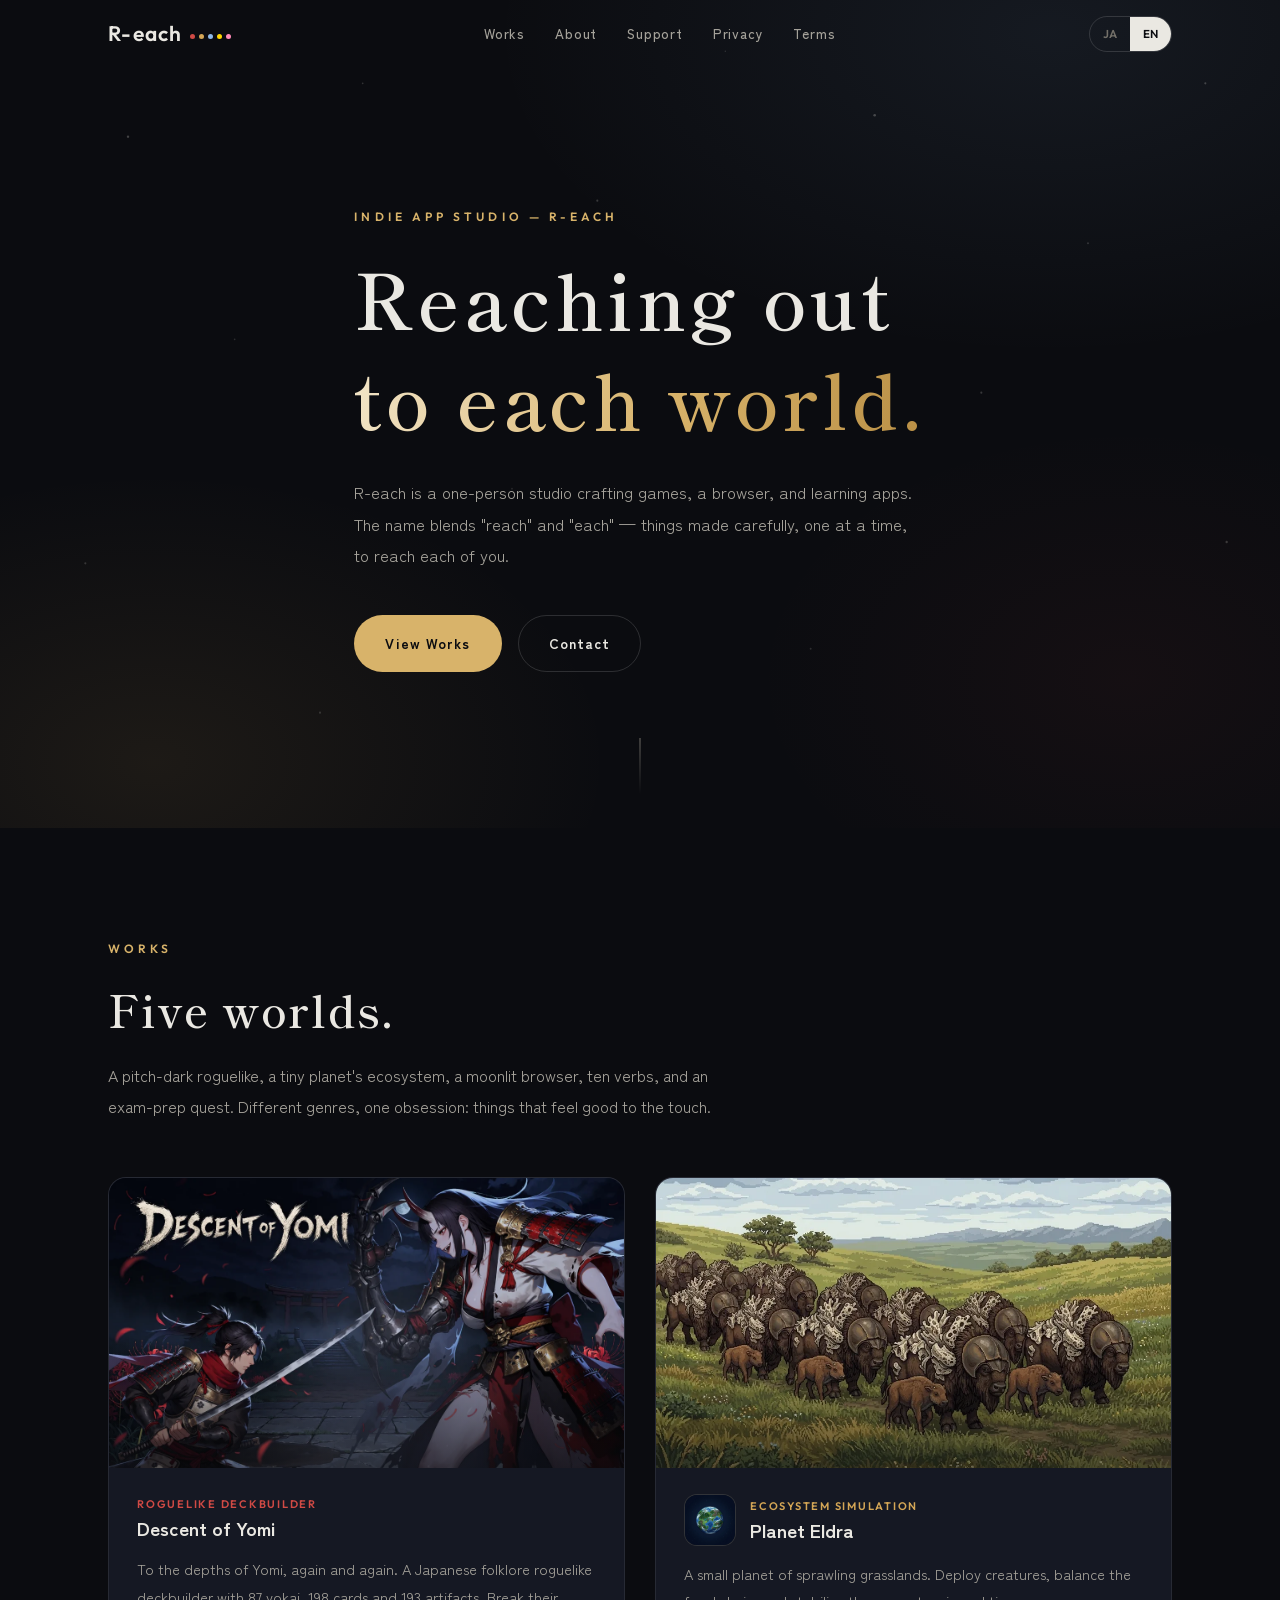
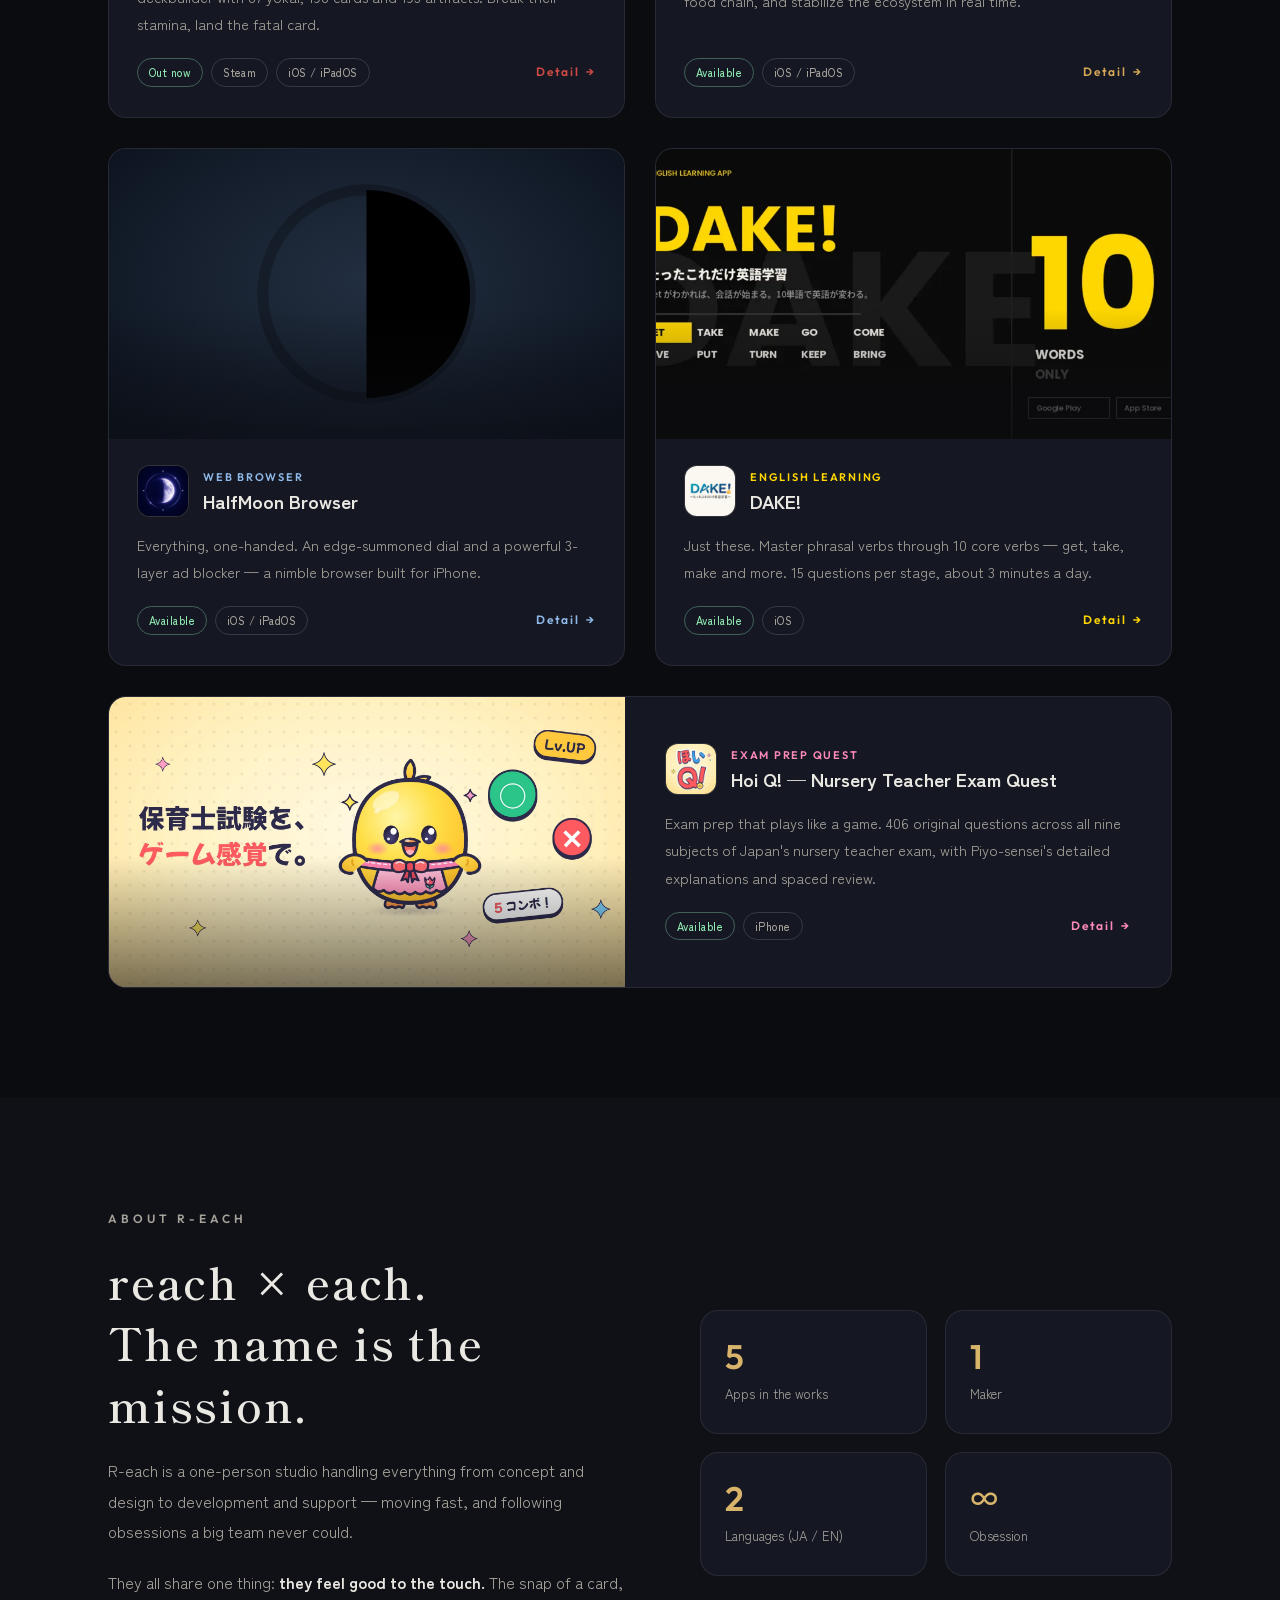
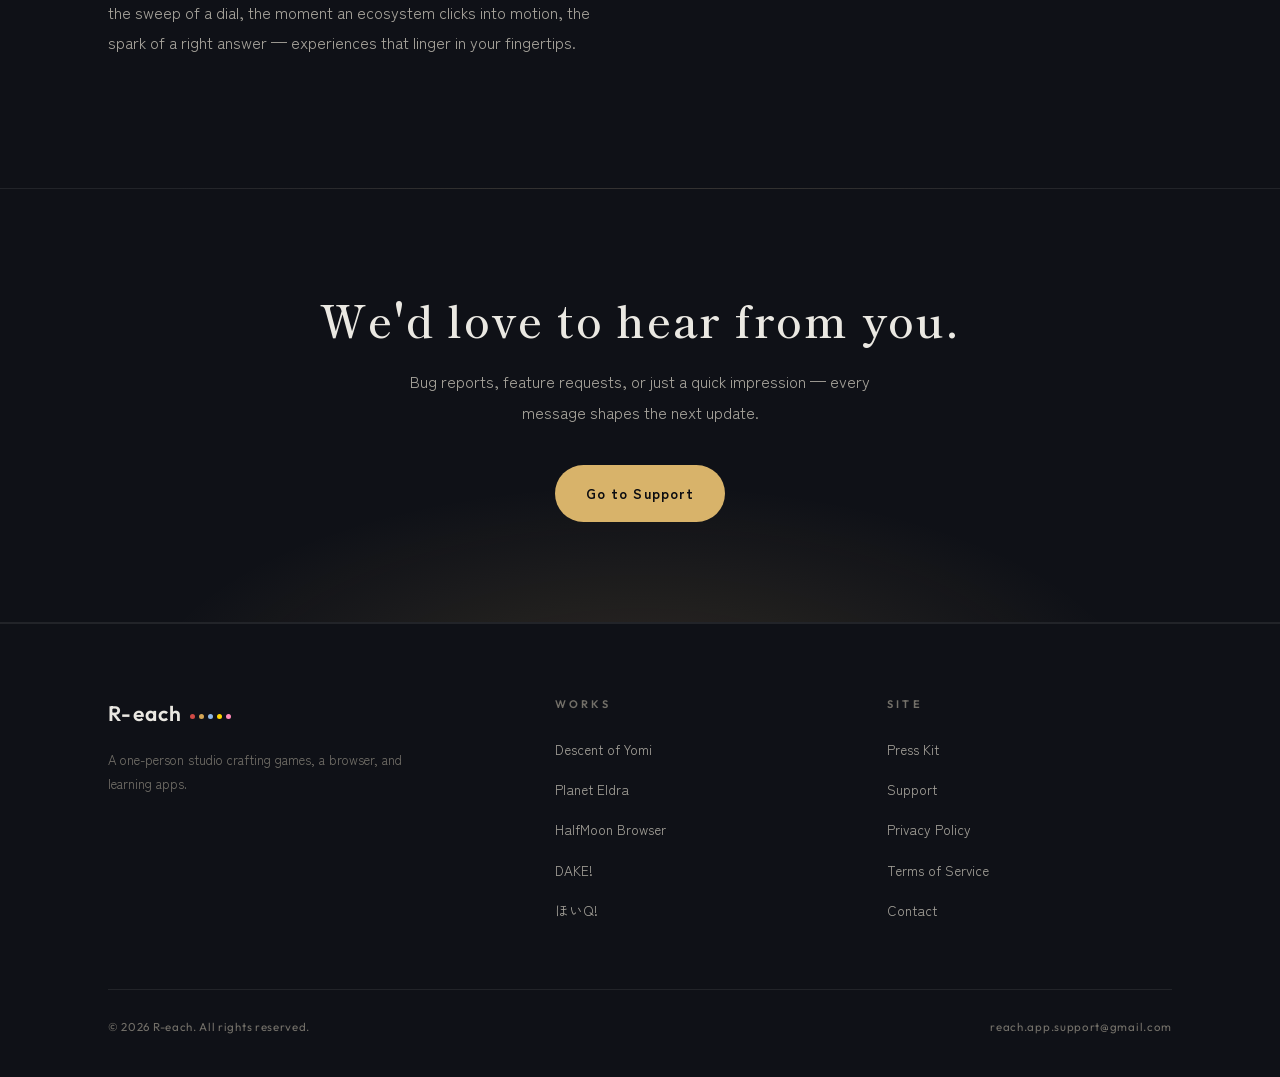
<file: index.html>
<!DOCTYPE html>
<html lang="ja" data-l="ja">
<head>
<meta charset="UTF-8">
<meta name="viewport" content="width=device-width, initial-scale=1.0">
<title>R-each | インディーアプリスタジオ — Descent of Yomi / 惑星エルドラ / HalfMoon Browser / DAKE! / ほいQ!</title>
<meta name="description" content="R-each(リーチ)は、ゲームからブラウザ、学習アプリまでを手掛ける個人開発スタジオ。Descent of Yomi、惑星エルドラ、HalfMoon Browser、DAKE!、ほいQ! を開発しています。">
<meta property="og:type" content="website">
<meta property="og:title" content="R-each — それぞれの世界へ、手を伸ばす。">
<meta property="og:description" content="ゲームからブラウザ、学習アプリまで。個人開発スタジオ R-each の公式サイト。">
<meta property="og:url" content="https://r-each0801.github.io/web/">
<meta property="og:image" content="https://r-each0801.github.io/web/assets/img/brand/ogp.jpg">
<meta name="twitter:card" content="summary_large_image">
<link rel="icon" type="image/svg+xml" href="assets/img/brand/favicon.svg">
<link rel="preconnect" href="https://fonts.googleapis.com">
<link rel="preconnect" href="https://fonts.gstatic.com" crossorigin>
<link href="https://fonts.googleapis.com/css2?family=Zen+Kaku+Gothic+New:wght@400;500;700&family=Shippori+Mincho:wght@500;600;700&family=Outfit:wght@400;500;600;700&display=swap" rel="stylesheet">
<link rel="stylesheet" href="assets/css/style.css?v=20261026a">
</head>
<body>

<header class="site-header">
  <div class="header-inner">
    <a class="brand-logo" href="index.html">R-each<em><i></i><i></i><i></i><i></i><i></i></em></a>
    <nav class="site-nav">
      <a href="#works"><span class="ja">作品</span><span class="en">Works</span></a>
      <a href="#about"><span class="ja">R-eachについて</span><span class="en">About</span></a>
      <a href="support.html"><span class="ja">サポート</span><span class="en">Support</span></a>
      <a href="privacy.html"><span class="ja">プライバシー</span><span class="en">Privacy</span></a>
      <a href="terms.html"><span class="ja">利用規約</span><span class="en">Terms</span></a>
    </nav>
    <div style="display:flex;align-items:center;gap:10px;">
      <div class="lang-toggle" role="group" aria-label="Language">
        <button type="button" data-lang="ja">JA</button>
        <button type="button" data-lang="en">EN</button>
      </div>
      <button class="nav-burger" type="button" aria-label="Menu"><span></span></button>
    </div>
  </div>
</header>

<main>

  <!-- ===================== HERO ===================== -->
  <section class="hero">
    <div class="hero-bg"></div>
    <svg class="hero-stars" width="100%" height="100%" preserveAspectRatio="xMidYMid slice" viewBox="0 0 1200 800" aria-hidden="true">
      <g fill="#eae8e2">
        <circle cx="120" cy="140" r="1.1" opacity=".5"/><circle cx="340" cy="90" r=".8" opacity=".35"/>
        <circle cx="560" cy="200" r="1" opacity=".4"/><circle cx="820" cy="120" r="1.2" opacity=".5"/>
        <circle cx="1020" cy="240" r=".9" opacity=".35"/><circle cx="1130" cy="90" r="1" opacity=".45"/>
        <circle cx="220" cy="330" r=".8" opacity=".3"/><circle cx="920" cy="380" r="1" opacity=".4"/>
        <circle cx="680" cy="60" r=".7" opacity=".3"/><circle cx="80" cy="540" r="1" opacity=".35"/>
        <circle cx="480" cy="470" r=".8" opacity=".28"/><circle cx="1150" cy="520" r="1.1" opacity=".4"/>
        <circle cx="760" cy="620" r=".9" opacity=".3"/><circle cx="300" cy="680" r="1" opacity=".32"/>
      </g>
    </svg>
    <div class="wrap hero-inner">
      <p class="eyebrow">Indie App Studio — R-each</p>
      <h1>
        <span class="ja">それぞれの世界へ、<br><span class="grad">手を伸ばす。</span></span>
        <span class="en">Reaching out<br><span class="grad">to each world.</span></span>
      </h1>
      <p class="hero-lead">
        <span class="ja">R-each(リーチ)は、ゲームからブラウザ、学習アプリまでを手掛ける個人開発スタジオです。reach × each ― ひとりひとりの毎日にきちんと届くものを、ひとつずつ丁寧に。</span>
        <span class="en">R-each is a one-person studio crafting games, a browser, and learning apps. The name blends "reach" and "each" — things made carefully, one at a time, to reach each of you.</span>
      </p>
      <div class="hero-cta">
        <a class="btn btn-primary" href="#works"><span class="ja">作品を見る</span><span class="en">View Works</span></a>
        <a class="btn btn-ghost" href="support.html"><span class="ja">お問い合わせ</span><span class="en">Contact</span></a>
      </div>
    </div>
    <div class="scroll-cue" aria-hidden="true"></div>
  </section>

  <!-- ===================== WORKS ===================== -->
  <section class="section" id="works">
    <div class="wrap">
      <p class="eyebrow rv">Works</p>
      <h2 class="section-title rv">
        <span class="ja">5つの世界。</span>
        <span class="en">Five worlds.</span>
      </h2>
      <p class="section-lead rv">
        <span class="ja">深い闇のローグライク、小さな惑星の生態系、月あかりのブラウザ、10の動詞、そして保育士試験のクエスト。ジャンルはばらばらでも、「触って気持ちいい」を軸に作っています。</span>
        <span class="en">A pitch-dark roguelike, a tiny planet's ecosystem, a moonlit browser, ten verbs, and an exam-prep quest. Different genres, one obsession: things that feel good to the touch.</span>
      </p>

      <div class="works-grid">

        <!-- Descent of Yomi -->
        <article class="work-card t-yomi rv">
          <a class="card-link" href="apps/descent-of-yomi.html" aria-label="Descent of Yomi"></a>
          <div class="work-visual">
            <img src="assets/img/yomi/capsule_main.webp?v=20261026a" alt="Descent of Yomi ― 黄泉降り キーアート" loading="lazy">
          </div>
          <div class="work-body">
            <div class="work-head">
              <div style="min-width:0;">
                <p class="work-genre">Roguelike Deckbuilder</p>
                <h3 class="work-title"><span class="ja">Descent of Yomi ― 黄泉降り</span><span class="en">Descent of Yomi</span></h3>
              </div>
            </div>
            <p class="work-copy">
              <span class="ja">黄泉の底へ、幾度でも。87体の妖怪が待つ黄泉を198種の札と193種の神器で攻略する和風ローグライク・デッキ構築。気力を削り、致命の一札を叩き込め。</span>
              <span class="en">To the depths of Yomi, again and again. A Japanese folklore roguelike deckbuilder with 87 yokai, 198 cards and 193 artifacts. Break their stamina, land the fatal card.</span>
            </p>
            <div class="work-foot">
              <div class="work-tags">
                <span class="tag status-live"><span class="ja">配信中</span><span class="en">Out now</span></span>
                <span class="tag">Steam</span>
                <span class="tag">iOS / iPadOS</span>
              </div>
              <span class="work-arrow">Detail</span>
            </div>
          </div>
        </article>

        <!-- Planet Eldora -->
        <article class="work-card t-eldora rv">
          <a class="card-link" href="apps/planet-eldora.html" aria-label="惑星エルドラ"></a>
          <div class="work-visual">
            <img src="assets/img/eldora/art_bolg.webp" alt="惑星エルドラ コンセプトアート" loading="lazy">
          </div>
          <div class="work-body">
            <div class="work-head">
              <div class="work-icon"><img src="assets/img/eldora/icon.webp" alt="" loading="lazy"></div>
              <div style="min-width:0;">
                <p class="work-genre">Ecosystem Simulation</p>
                <h3 class="work-title"><span class="ja">惑星エルドラ</span><span class="en">Planet Eldra</span></h3>
              </div>
            </div>
            <p class="work-copy">
              <span class="ja">小さな惑星に広がる草原。生物を配置し、食物連鎖と環境のバランスを取りながら、生態系を安定させるリアルタイム・シミュレーション。</span>
              <span class="en">A small planet of sprawling grasslands. Deploy creatures, balance the food chain, and stabilize the ecosystem in real time.</span>
            </p>
            <div class="work-foot">
              <div class="work-tags">
                <span class="tag status-live"><span class="ja">配信中</span><span class="en">Available</span></span>
                <span class="tag">iOS / iPadOS</span>
              </div>
              <span class="work-arrow">Detail</span>
            </div>
          </div>
        </article>

        <!-- HalfMoon Browser -->
        <article class="work-card t-moon rv">
          <a class="card-link" href="apps/halfmoon-browser.html" aria-label="HalfMoon Browser"></a>
          <div class="work-visual contain" style="background:radial-gradient(480px 300px at 50% 45%, rgba(143,185,232,.16), transparent 70%), #0d1420;">
            <img src="assets/img/halfmoon/glyph.svg" alt="HalfMoon Browser シンボル" loading="lazy">
          </div>
          <div class="work-body">
            <div class="work-head">
              <div class="work-icon"><img src="assets/img/halfmoon/icon.webp" alt="" loading="lazy"></div>
              <div style="min-width:0;">
                <p class="work-genre">Web Browser</p>
                <h3 class="work-title">HalfMoon Browser</h3>
              </div>
            </div>
            <p class="work-copy">
              <span class="ja">片手で、すべて完結。画面の端から呼び出すダイヤル操作と、3層構造の強力な広告ブロック。iPhoneのために作った軽快なブラウザ。</span>
              <span class="en">Everything, one-handed. An edge-summoned dial and a powerful 3-layer ad blocker — a nimble browser built for iPhone.</span>
            </p>
            <div class="work-foot">
              <div class="work-tags">
                <span class="tag status-live"><span class="ja">配信中</span><span class="en">Available</span></span>
                <span class="tag">iOS / iPadOS</span>
              </div>
              <span class="work-arrow">Detail</span>
            </div>
          </div>
        </article>

        <!-- DAKE! -->
        <article class="work-card t-dake rv">
          <a class="card-link" href="apps/dake.html" aria-label="DAKE!"></a>
          <div class="work-visual">
            <img src="assets/img/dake/feature.webp" alt="DAKE! フィーチャーグラフィック" loading="lazy">
          </div>
          <div class="work-body">
            <div class="work-head">
              <div class="work-icon"><img src="assets/img/dake/icon.webp" alt="" loading="lazy"></div>
              <div style="min-width:0;">
                <p class="work-genre">English Learning</p>
                <h3 class="work-title">DAKE!</h3>
              </div>
            </div>
            <p class="work-copy">
              <span class="ja">たったこれだけ。get / take / make ― 10の基本動詞で句動詞をマスターする英語学習アプリ。1ステージ15問、約3分で毎日続く。</span>
              <span class="en">Just these. Master phrasal verbs through 10 core verbs — get, take, make and more. 15 questions per stage, about 3 minutes a day.</span>
            </p>
            <div class="work-foot">
              <div class="work-tags">
                <span class="tag status-live"><span class="ja">配信中</span><span class="en">Available</span></span>
                <span class="tag">iOS</span>
              </div>
              <span class="work-arrow">Detail</span>
            </div>
          </div>
        </article>

        <!-- ほいQ! -->
        <article class="work-card t-hoiq wide rv">
          <a class="card-link" href="apps/hoiq.html" aria-label="ほいQ!"></a>
          <div class="work-visual">
            <img src="assets/img/hoiq/feature.webp" alt="ほいQ! フィーチャーグラフィック" loading="lazy">
          </div>
          <div class="work-body">
            <div class="work-head">
              <div class="work-icon"><img src="assets/img/hoiq/icon.webp" alt="" loading="lazy"></div>
              <div style="min-width:0;">
                <p class="work-genre">Exam Prep Quest</p>
                <h3 class="work-title"><span class="ja">ほいQ! 保育士試験クエスト</span><span class="en">Hoi Q! — Nursery Teacher Exam Quest</span></h3>
              </div>
            </div>
            <p class="work-copy">
              <span class="ja">保育士試験を、ゲーム感覚で。本試験と同じ形式のオリジナル予想問題・全9科目406問を、ぴよ先生のくわしい解説と忘れかけたころの復習で毎日コツコツ。</span>
              <span class="en">Exam prep that plays like a game. 406 original questions across all nine subjects of Japan's nursery teacher exam, with Piyo-sensei's detailed explanations and spaced review.</span>
            </p>
            <div class="work-foot">
              <div class="work-tags">
                <span class="tag status-live"><span class="ja">配信中</span><span class="en">Available</span></span>
                <span class="tag">iPhone</span>
              </div>
              <span class="work-arrow">Detail</span>
            </div>
          </div>
        </article>

      </div>
    </div>
  </section>

  <!-- ===================== ABOUT ===================== -->
  <section class="section alt" id="about">
    <div class="wrap">
      <div class="about-grid">
        <div class="about-copy">
          <p class="eyebrow rv">About R-each</p>
          <h2 class="section-title rv">
            <span class="ja">reach × each。<br>名前が、そのまま姿勢です。</span>
            <span class="en">reach × each.<br>The name is the mission.</span>
          </h2>
          <p class="rv">
            <span class="ja">R-eachは、企画からデザイン、開発、運営までをひとりで行う個人開発スタジオです。大きなチームにはできない速さと大きなチームでは通らない偏愛で、ジャンルの垣根なくアプリを作っています。</span>
            <span class="en">R-each is a one-person studio handling everything from concept and design to development and support — moving fast, and following obsessions a big team never could.</span>
          </p>
          <p class="rv">
            <span class="ja">共通しているのはひとつだけ。<strong>触って気持ちいいこと。</strong>カードを切る手応え、ダイヤルが開く感触、生態系が回りはじめる瞬間、答えがひらめく快感 ― 指先に残る体験を大切にしています。</span>
            <span class="en">They all share one thing: <strong>they feel good to the touch.</strong> The snap of a card, the sweep of a dial, the moment an ecosystem clicks into motion, the spark of a right answer — experiences that linger in your fingertips.</span>
          </p>
        </div>
        <div class="about-mark">
          <div class="about-chip rv">
            <p class="num">5</p>
            <p class="lbl"><span class="ja">手掛けるアプリ</span><span class="en">Apps in the works</span></p>
          </div>
          <div class="about-chip rv">
            <p class="num">1</p>
            <p class="lbl"><span class="ja">作る人</span><span class="en">Maker</span></p>
          </div>
          <div class="about-chip rv">
            <p class="num">2</p>
            <p class="lbl"><span class="ja">対応言語(日本語/英語)</span><span class="en">Languages (JA / EN)</span></p>
          </div>
          <div class="about-chip rv">
            <p class="num">∞</p>
            <p class="lbl"><span class="ja">こだわり</span><span class="en">Obsession</span></p>
          </div>
        </div>
      </div>
    </div>
  </section>

  <!-- ===================== CTA ===================== -->
  <section class="cta-band">
    <div class="wrap">
      <h2 class="section-title rv">
        <span class="ja">ご意見・ご要望、お待ちしています。</span>
        <span class="en">We'd love to hear from you.</span>
      </h2>
      <p class="rv">
        <span class="ja">不具合の報告も、機能のリクエストも、感想のひとことも。どれもが次のアップデートの材料になります。</span>
        <span class="en">Bug reports, feature requests, or just a quick impression — every message shapes the next update.</span>
      </p>
      <div class="hero-cta rv">
        <a class="btn btn-primary" href="support.html"><span class="ja">サポートページへ</span><span class="en">Go to Support</span></a>
      </div>
    </div>
  </section>

</main>

<footer class="site-footer">
  <div class="wrap">
    <div class="footer-grid">
      <div class="footer-brand">
        <a class="brand-logo" href="index.html">R-each<em><i></i><i></i><i></i><i></i><i></i></em></a>
        <p>
          <span class="ja">ゲームからブラウザ、学習アプリまでを手掛ける個人開発スタジオ。</span>
          <span class="en">A one-person studio crafting games, a browser, and learning apps.</span>
        </p>
      </div>
      <div class="footer-col">
        <h4>Works</h4>
        <ul>
          <li><a href="apps/descent-of-yomi.html">Descent of Yomi</a></li>
          <li><a href="apps/planet-eldora.html"><span class="ja">惑星エルドラ</span><span class="en">Planet Eldra</span></a></li>
          <li><a href="apps/halfmoon-browser.html">HalfMoon Browser</a></li>
          <li><a href="apps/dake.html">DAKE!</a></li>
          <li><a href="apps/hoiq.html">ほいQ!</a></li>
        </ul>
      </div>
      <div class="footer-col">
        <h4>Site</h4>
        <ul>
          <li><a href="apps/descent-of-yomi-presskit.html"><span class="ja">メディアキット</span><span class="en">Press Kit</span></a></li>
          <li><a href="support.html"><span class="ja">サポート</span><span class="en">Support</span></a></li>
          <li><a href="privacy.html"><span class="ja">プライバシーポリシー</span><span class="en">Privacy Policy</span></a></li>
          <li><a href="terms.html"><span class="ja">利用規約</span><span class="en">Terms of Service</span></a></li>
          <li><a href="mailto:reach.app.support@gmail.com"><span class="ja">お問い合わせ</span><span class="en">Contact</span></a></li>
        </ul>
      </div>
    </div>
    <div class="footer-bottom">
      <small>© 2026 R-each. All rights reserved.</small>
      <small>reach.app.support@gmail.com</small>
    </div>
  </div>
</footer>

<script src="assets/js/main.js?v=20261026a"></script>
</body>
</html>
</file>
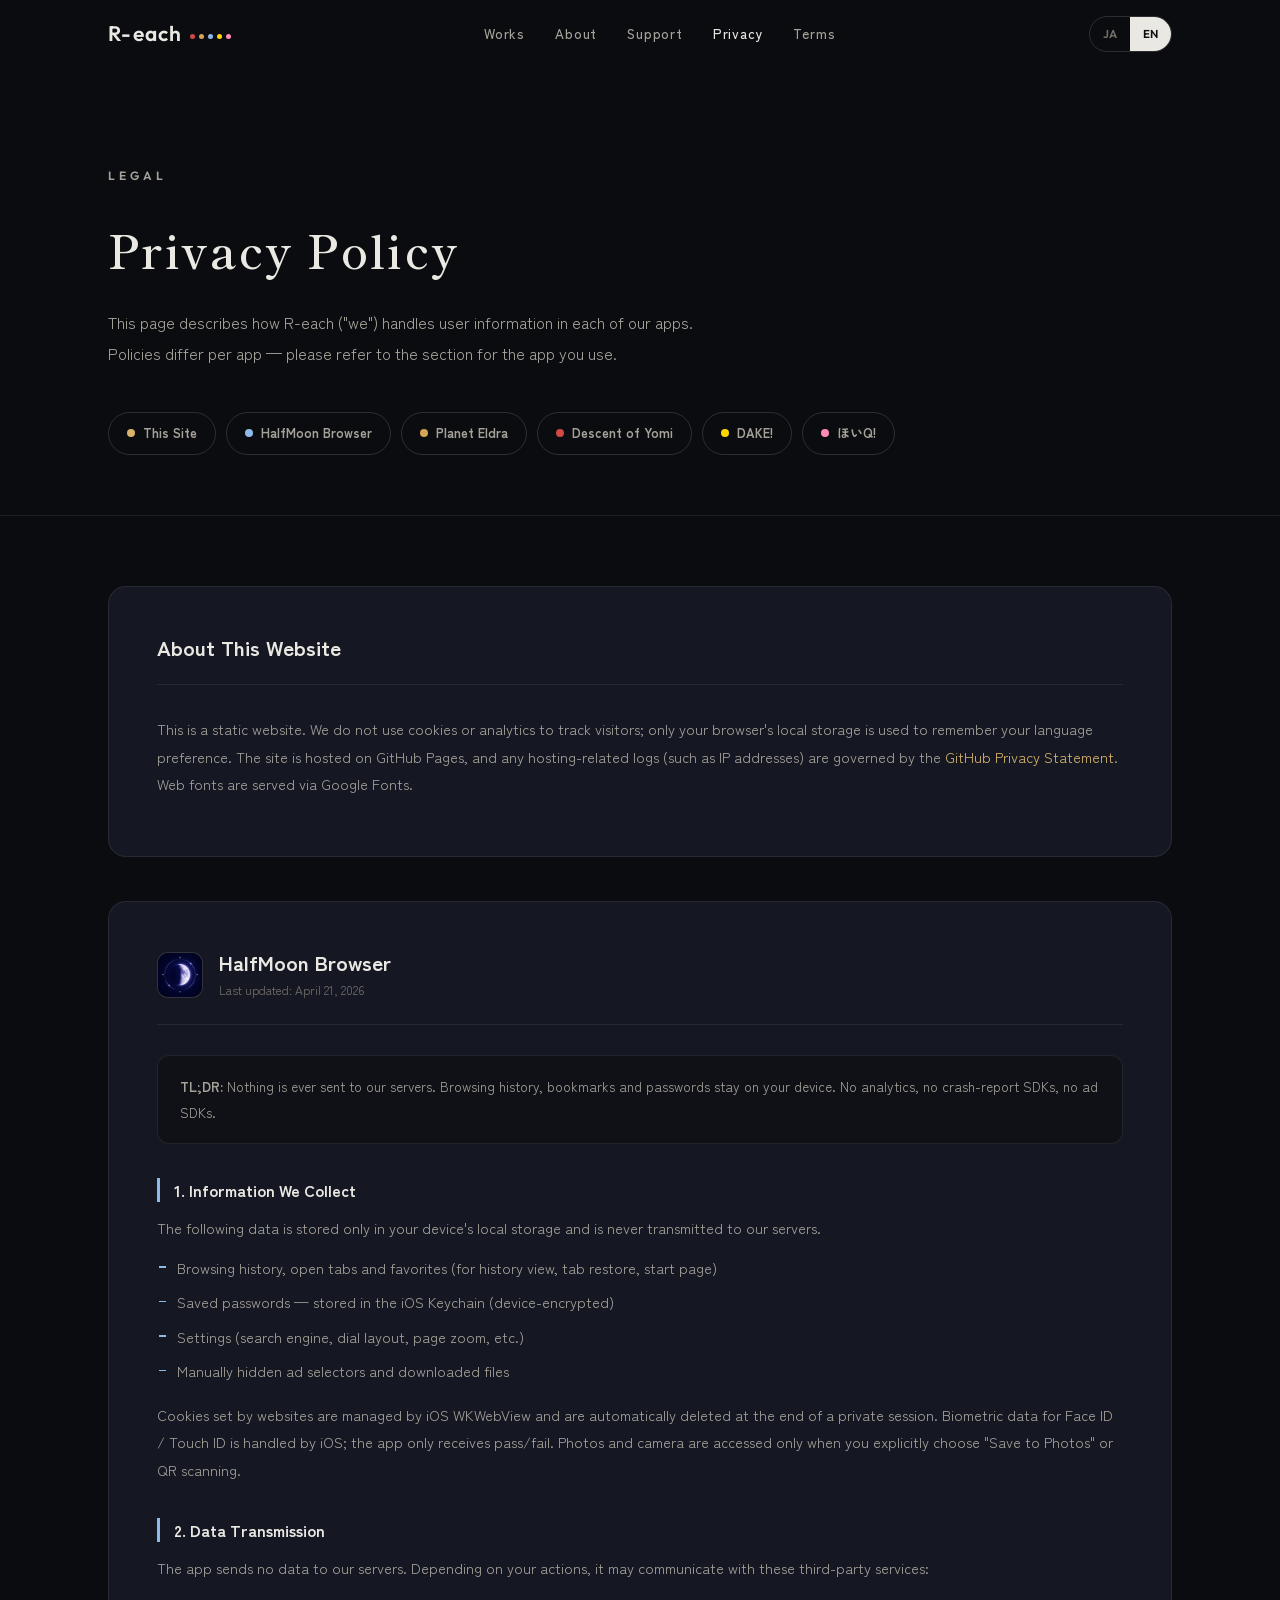
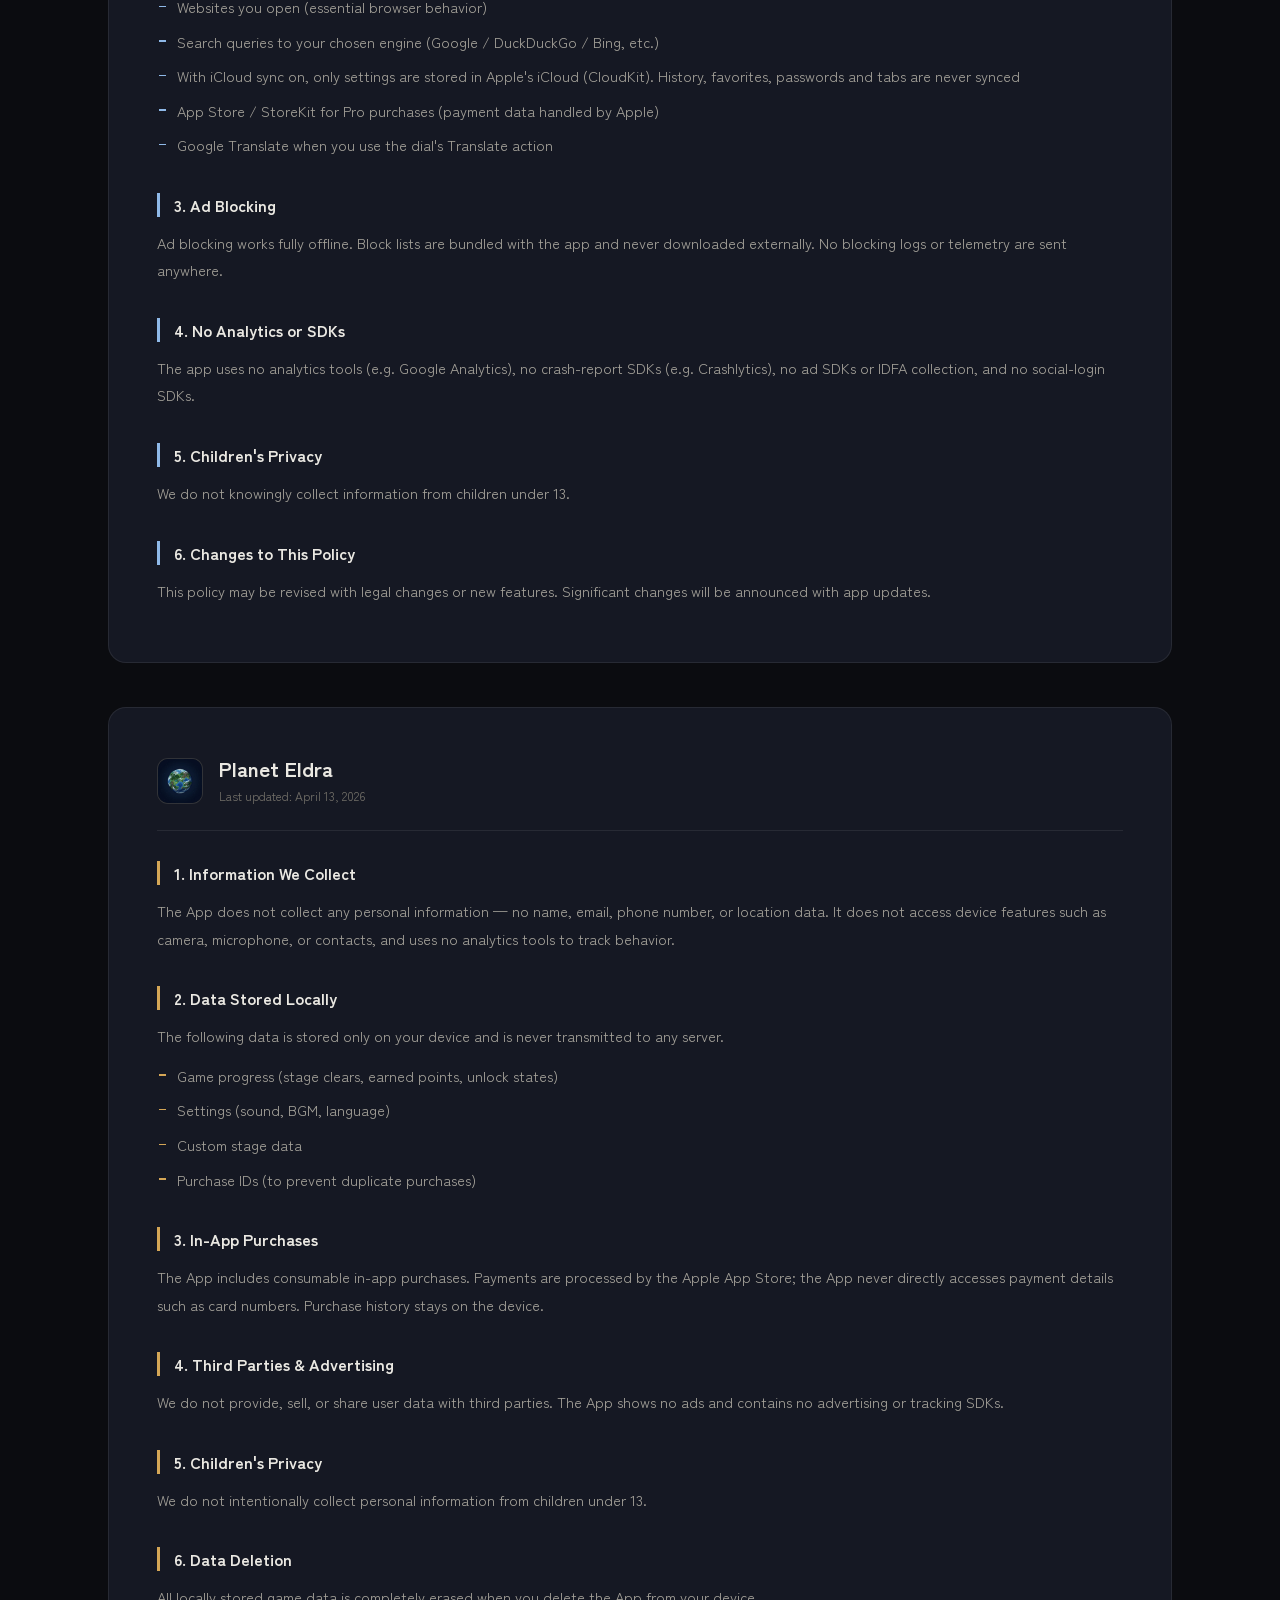
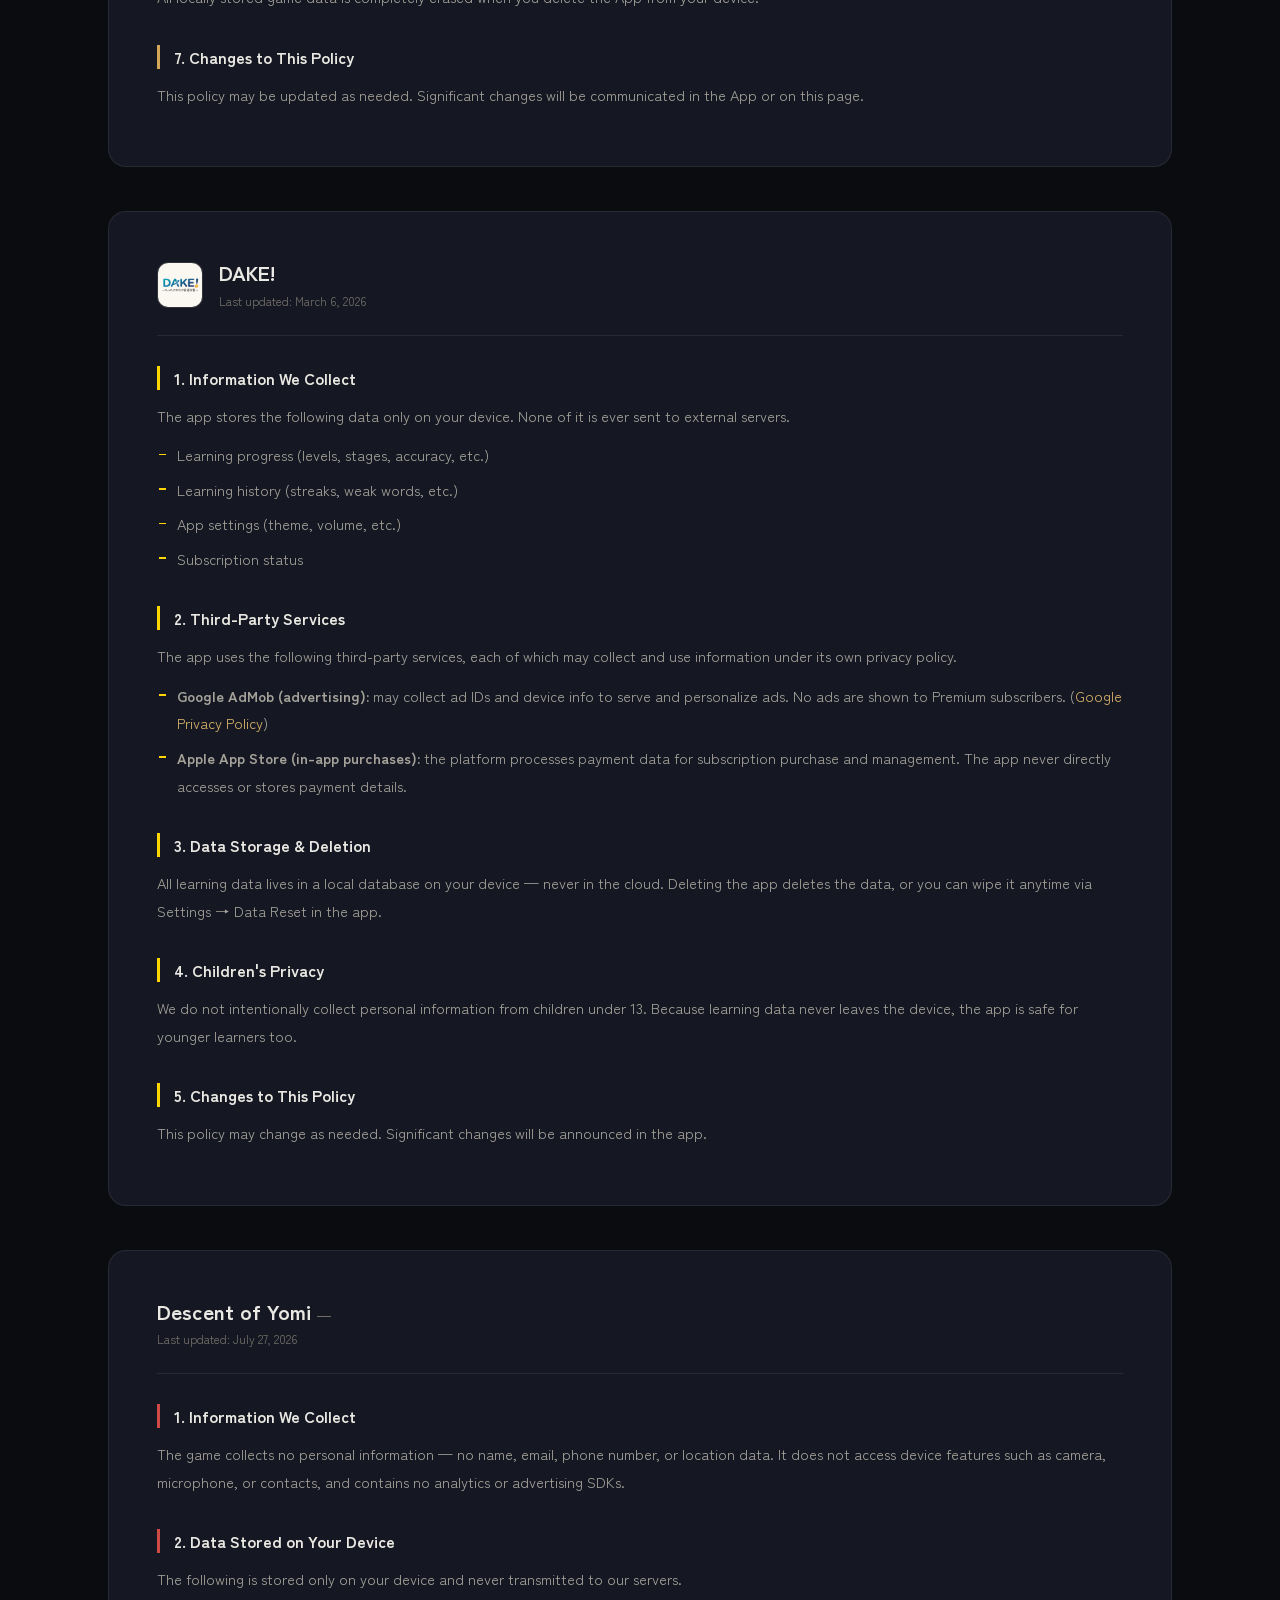
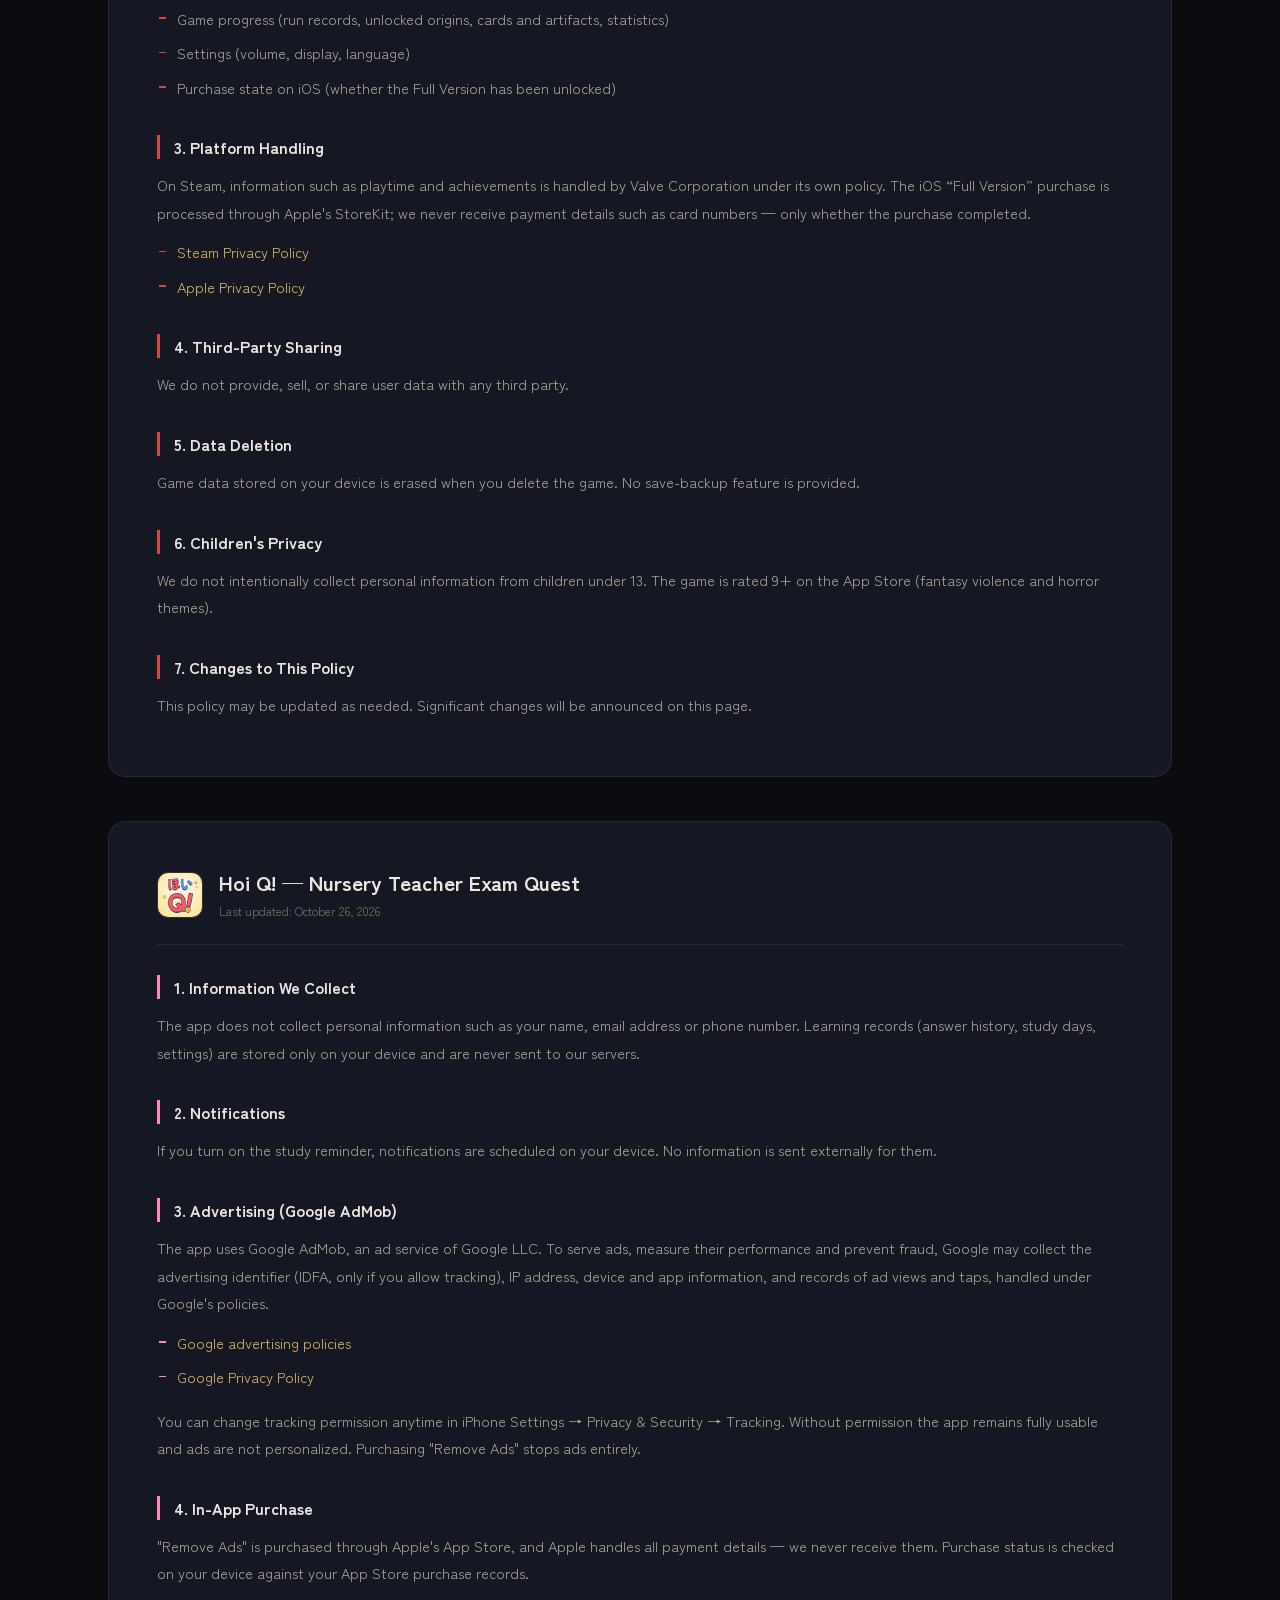
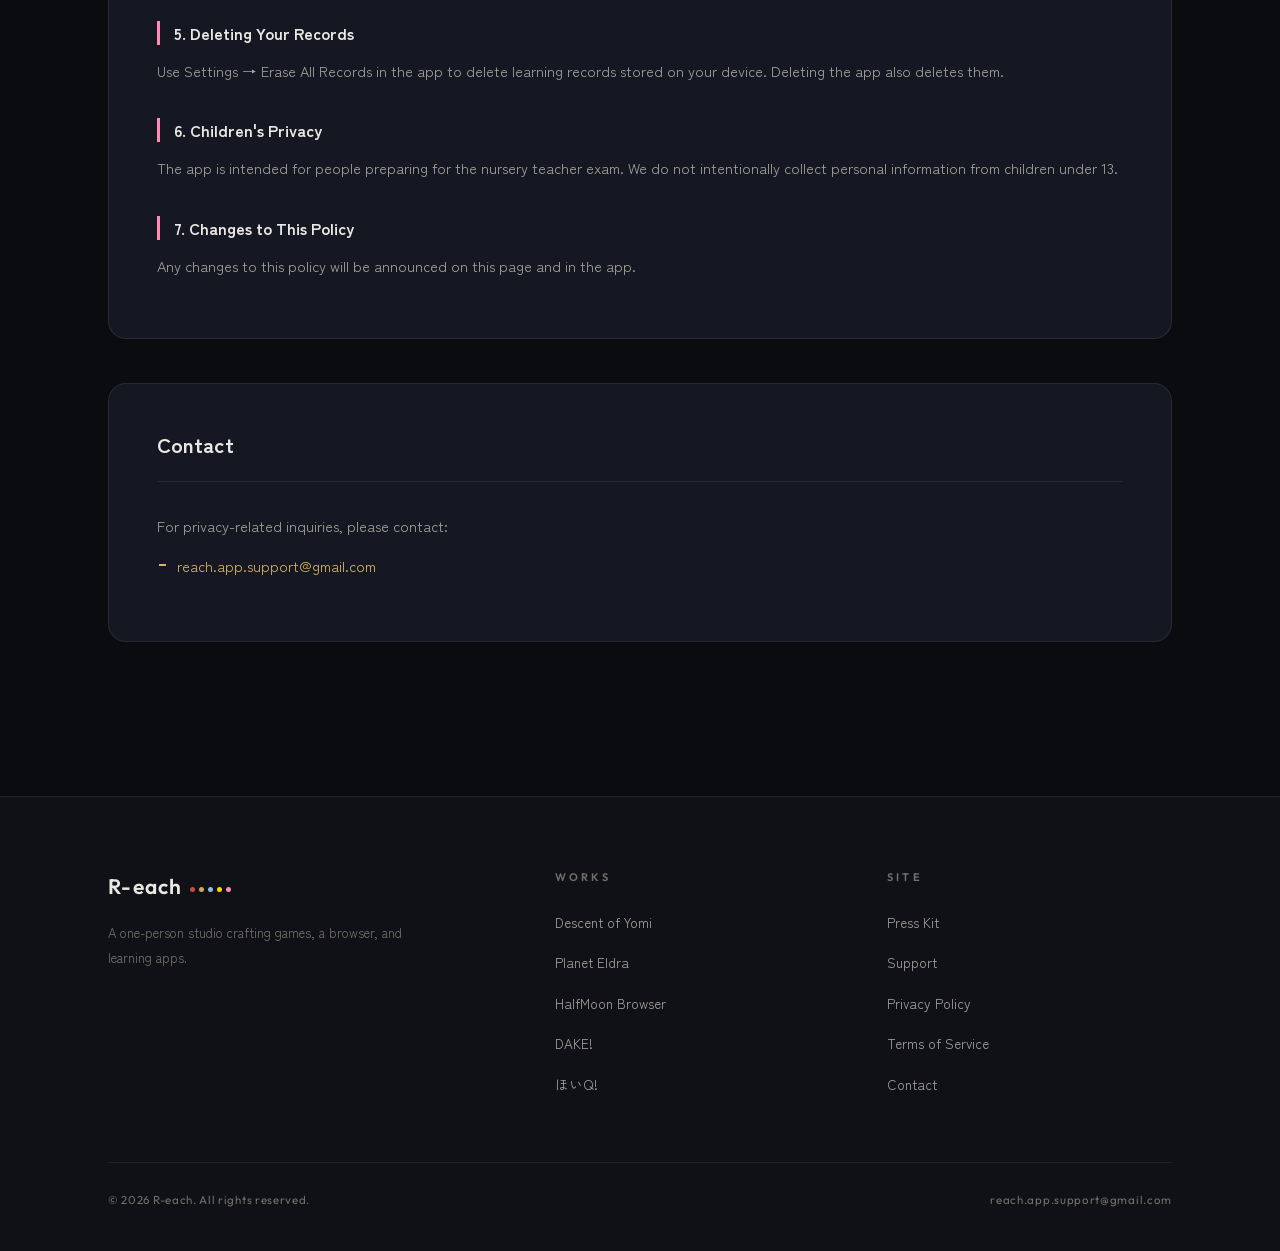
<file: privacy.html>
<!DOCTYPE html>
<html lang="ja" data-l="ja">
<head>
<meta charset="UTF-8">
<meta name="viewport" content="width=device-width, initial-scale=1.0">
<title>プライバシーポリシー | R-each</title>
<meta name="description" content="R-eachが提供する各アプリ(Descent of Yomi / 惑星エルドラ / HalfMoon Browser / DAKE! / ほいQ!)のプライバシーポリシー。">
<meta property="og:type" content="website">
<meta property="og:title" content="プライバシーポリシー | R-each">
<meta property="og:url" content="https://r-each0801.github.io/web/privacy.html">
<meta property="og:image" content="https://r-each0801.github.io/web/assets/img/brand/ogp.jpg">
<link rel="icon" type="image/svg+xml" href="assets/img/brand/favicon.svg">
<link rel="preconnect" href="https://fonts.googleapis.com">
<link rel="preconnect" href="https://fonts.gstatic.com" crossorigin>
<link href="https://fonts.googleapis.com/css2?family=Zen+Kaku+Gothic+New:wght@400;500;700&family=Shippori+Mincho:wght@500;600;700&family=Outfit:wght@400;500;600;700&display=swap" rel="stylesheet">
<link rel="stylesheet" href="assets/css/style.css?v=20261026a">
</head>
<body>

<header class="site-header scrolled">
  <div class="header-inner">
    <a class="brand-logo" href="index.html">R-each<em><i></i><i></i><i></i><i></i><i></i></em></a>
    <nav class="site-nav">
      <a href="index.html#works"><span class="ja">作品</span><span class="en">Works</span></a>
      <a href="index.html#about"><span class="ja">R-eachについて</span><span class="en">About</span></a>
      <a href="support.html"><span class="ja">サポート</span><span class="en">Support</span></a>
      <a href="privacy.html" class="active"><span class="ja">プライバシー</span><span class="en">Privacy</span></a>
      <a href="terms.html"><span class="ja">利用規約</span><span class="en">Terms</span></a>
    </nav>
    <div style="display:flex;align-items:center;gap:10px;">
      <div class="lang-toggle" role="group" aria-label="Language">
        <button type="button" data-lang="ja">JA</button>
        <button type="button" data-lang="en">EN</button>
      </div>
      <button class="nav-burger" type="button" aria-label="Menu"><span></span></button>
    </div>
  </div>
</header>

<main>
  <div class="page-head">
    <div class="wrap">
      <p class="eyebrow">Legal</p>
      <h1><span class="ja">プライバシーポリシー</span><span class="en">Privacy Policy</span></h1>
      <p>
        <span class="ja">R-each(以下「当方」)が提供する各アプリにおけるユーザー情報の取り扱いについて定めます。アプリごとに内容が異なるため、ご利用のアプリの項目をご確認ください。</span>
        <span class="en">This page describes how R-each ("we") handles user information in each of our apps. Policies differ per app — please refer to the section for the app you use.</span>
      </p>
      <nav class="legal-nav">
        <a href="#site"><span class="dot" style="background:var(--brand);"></span><span class="ja">本サイト</span><span class="en">This Site</span></a>
        <a href="#halfmoon"><span class="dot" style="background:var(--c-moon);"></span>HalfMoon Browser</a>
        <a href="#eldora"><span class="dot" style="background:var(--c-eldora);"></span><span class="ja">惑星エルドラ</span><span class="en">Planet Eldra</span></a>
        <a href="#yomi"><span class="dot" style="background:var(--c-yomi);"></span>Descent of Yomi</a>
        <a href="#dake"><span class="dot" style="background:var(--c-dake);"></span>DAKE!</a>
        <a href="#hoiq"><span class="dot" style="background:var(--c-hoiq);"></span>ほいQ!</a>
      </nav>
    </div>
  </div>

  <section class="section" style="padding-top:70px;">
    <div class="wrap">

      <!-- ===== SITE ===== -->
      <article class="legal-app" id="site">
        <div class="legal-app-head">
          <div>
            <h2><span class="ja">本ウェブサイトについて</span><span class="en">About This Website</span></h2>
          </div>
        </div>
        <div class="legal-body">
          <p>
            <span class="ja">本サイトは静的なウェブサイトであり、当方がCookieや分析ツールを用いてユーザーを追跡することはありません。言語設定の保持のためにブラウザのローカルストレージのみを使用します。本サイトはGitHub Pages上でホストされており、ホスティングに伴う通信ログ(IPアドレス等)の取り扱いは<a href="https://docs.github.com/ja/site-policy/privacy-policies/github-general-privacy-statement" target="_blank" rel="noopener">GitHubのプライバシーステートメント</a>に従います。また、フォントの表示にGoogle Fontsを利用しています。</span>
            <span class="en">This is a static website. We do not use cookies or analytics to track visitors; only your browser's local storage is used to remember your language preference. The site is hosted on GitHub Pages, and any hosting-related logs (such as IP addresses) are governed by the <a href="https://docs.github.com/en/site-policy/privacy-policies/github-general-privacy-statement" target="_blank" rel="noopener">GitHub Privacy Statement</a>. Web fonts are served via Google Fonts.</span>
          </p>
        </div>
      </article>

      <!-- ===== HALFMOON ===== -->
      <article class="legal-app t-moon" id="halfmoon">
        <div class="legal-app-head">
          <div class="work-icon"><img src="assets/img/halfmoon/icon.webp" alt=""></div>
          <div>
            <h2>HalfMoon Browser</h2>
            <p class="upd"><span class="ja">最終更新日: 2026年4月21日</span><span class="en">Last updated: April 21, 2026</span></p>
          </div>
        </div>
        <div class="legal-body">
          <div class="note">
            <span class="ja"><strong>要点:</strong> 当方のサーバーには、一切のユーザー情報を送信しません。閲覧履歴・ブックマーク・パスワード等は端末内のみに保存されます。分析ツール・クラッシュレポートSDK・広告SDKは使用していません。</span>
            <span class="en"><strong>TL;DR:</strong> Nothing is ever sent to our servers. Browsing history, bookmarks and passwords stay on your device. No analytics, no crash-report SDKs, no ad SDKs.</span>
          </div>

          <h3><span class="ja">1. 収集する情報</span><span class="en">1. Information We Collect</span></h3>
          <p>
            <span class="ja">以下の情報は本アプリが端末のローカルストレージにのみ保存するもので、当方のサーバーに送信されることはありません。</span>
            <span class="en">The following data is stored only in your device's local storage and is never transmitted to our servers.</span>
          </p>
          <ul>
            <li><span class="ja">閲覧履歴・開いているタブ・お気に入り(履歴表示、タブ復元、スタートページ用)</span><span class="en">Browsing history, open tabs and favorites (for history view, tab restore, start page)</span></li>
            <li><span class="ja">保存済みパスワード ― iOSのKeychain(端末暗号化)に保存</span><span class="en">Saved passwords — stored in the iOS Keychain (device-encrypted)</span></li>
            <li><span class="ja">設定(検索エンジン、ダイヤル配置、ページ倍率など)</span><span class="en">Settings (search engine, dial layout, page zoom, etc.)</span></li>
            <li><span class="ja">ユーザーが非表示にした広告セレクタ、ダウンロードファイル</span><span class="en">Manually hidden ad selectors and downloaded files</span></li>
          </ul>
          <p>
            <span class="ja">訪問したWebサイトが保存するCookie等はiOSのWKWebViewが管理し、プライベートブラウザではセッション終了時に自動削除されます。Face ID / Touch IDの生体認証データはiOSが管理し、本アプリは認証の成否のみを受け取ります。写真・カメラへのアクセスは「写真に保存」やQRコード読み取りをユーザーが選択した時のみ行われます。</span>
            <span class="en">Cookies set by websites are managed by iOS WKWebView and are automatically deleted at the end of a private session. Biometric data for Face ID / Touch ID is handled by iOS; the app only receives pass/fail. Photos and camera are accessed only when you explicitly choose "Save to Photos" or QR scanning.</span>
          </p>

          <h3><span class="ja">2. 外部送信について</span><span class="en">2. Data Transmission</span></h3>
          <p>
            <span class="ja">本アプリから当方のサーバーへのデータ送信は一切ありません。ユーザーの操作により、次の第三者サービスと通信が発生することがあります。</span>
            <span class="en">The app sends no data to our servers. Depending on your actions, it may communicate with these third-party services:</span>
          </p>
          <ul>
            <li><span class="ja">表示したWebサイト(ブラウザとしての本質的動作)</span><span class="en">Websites you open (essential browser behavior)</span></li>
            <li><span class="ja">選択した検索エンジン(Google / DuckDuckGo / Bing 等)への検索クエリ</span><span class="en">Search queries to your chosen engine (Google / DuckDuckGo / Bing, etc.)</span></li>
            <li><span class="ja">iCloud同期をONにした場合、設定情報のみがAppleのiCloud(CloudKit)に保存されます。閲覧履歴・お気に入り・パスワード・タブ情報は同期されません</span><span class="en">With iCloud sync on, only settings are stored in Apple's iCloud (CloudKit). History, favorites, passwords and tabs are never synced</span></li>
            <li><span class="ja">Pro版購入時のApp Store / StoreKit(課金情報はAppleが管理)</span><span class="en">App Store / StoreKit for Pro purchases (payment data handled by Apple)</span></li>
            <li><span class="ja">ダイヤルの「翻訳」実行時のGoogle翻訳</span><span class="en">Google Translate when you use the dial's Translate action</span></li>
          </ul>

          <h3><span class="ja">3. 広告ブロック機能</span><span class="en">3. Ad Blocking</span></h3>
          <p>
            <span class="ja">広告ブロックは完全にオフラインで動作します。ブロックリストはアプリに内蔵されており、外部からダウンロードしません。ブロックに関するログやテレメトリも送信しません。</span>
            <span class="en">Ad blocking works fully offline. Block lists are bundled with the app and never downloaded externally. No blocking logs or telemetry are sent anywhere.</span>
          </p>

          <h3><span class="ja">4. 分析ツール・SDKの不使用</span><span class="en">4. No Analytics or SDKs</span></h3>
          <p>
            <span class="ja">Google Analytics等の分析ツール、Crashlytics等のクラッシュレポートSDK、広告SDK・広告ID(IDFA)取得、ソーシャルログインSDKはいずれも使用していません。</span>
            <span class="en">The app uses no analytics tools (e.g. Google Analytics), no crash-report SDKs (e.g. Crashlytics), no ad SDKs or IDFA collection, and no social-login SDKs.</span>
          </p>

          <h3><span class="ja">5. 子どものプライバシー</span><span class="en">5. Children's Privacy</span></h3>
          <p>
            <span class="ja">本アプリは13歳未満の児童から故意に情報を収集することはありません。</span>
            <span class="en">We do not knowingly collect information from children under 13.</span>
          </p>

          <h3><span class="ja">6. 本ポリシーの変更</span><span class="en">6. Changes to This Policy</span></h3>
          <p>
            <span class="ja">法令の変更や機能追加等に伴い、本ポリシーは予告なく改定されることがあります。重要な変更がある場合はアプリのアップデート時に告知します。</span>
            <span class="en">This policy may be revised with legal changes or new features. Significant changes will be announced with app updates.</span>
          </p>
        </div>
      </article>

      <!-- ===== ELDORA ===== -->
      <article class="legal-app t-eldora" id="eldora">
        <div class="legal-app-head">
          <div class="work-icon"><img src="assets/img/eldora/icon.webp" alt=""></div>
          <div>
            <h2><span class="ja">惑星エルドラ</span><span class="en">Planet Eldra</span></h2>
            <p class="upd"><span class="ja">最終更新日: 2026年4月13日</span><span class="en">Last updated: April 13, 2026</span></p>
          </div>
        </div>
        <div class="legal-body">
          <h3><span class="ja">1. 収集する情報</span><span class="en">1. Information We Collect</span></h3>
          <p>
            <span class="ja">本アプリは、ユーザーの個人情報を収集しません。氏名・メールアドレス・電話番号などの個人識別情報や位置情報は収集せず、カメラ・マイク・連絡先などのデバイス機能へのアクセスも行いません。ユーザーの行動を追跡するアナリティクスツールも使用していません。</span>
            <span class="en">The App does not collect any personal information — no name, email, phone number, or location data. It does not access device features such as camera, microphone, or contacts, and uses no analytics tools to track behavior.</span>
          </p>

          <h3><span class="ja">2. ローカルに保存されるデータ</span><span class="en">2. Data Stored Locally</span></h3>
          <p>
            <span class="ja">以下のデータはデバイス内にのみ保存され、サーバーに送信されることはありません。</span>
            <span class="en">The following data is stored only on your device and is never transmitted to any server.</span>
          </p>
          <ul>
            <li><span class="ja">ゲーム進行データ(ステージクリア記録、獲得ポイント、アンロック状態)</span><span class="en">Game progress (stage clears, earned points, unlock states)</span></li>
            <li><span class="ja">設定情報(サウンド・BGM・言語設定)</span><span class="en">Settings (sound, BGM, language)</span></li>
            <li><span class="ja">カスタムステージデータ</span><span class="en">Custom stage data</span></li>
            <li><span class="ja">課金関連: 購入ID(重複購入防止のため)</span><span class="en">Purchase IDs (to prevent duplicate purchases)</span></li>
          </ul>

          <h3><span class="ja">3. アプリ内課金</span><span class="en">3. In-App Purchases</span></h3>
          <p>
            <span class="ja">本アプリにはアプリ内課金(消耗型)が含まれます。課金処理はApple App Storeの決済システムを通じて行われ、本アプリが決済情報(クレジットカード番号等)を直接取得することはありません。購入履歴はデバイス内に保存され、外部に送信されません。</span>
            <span class="en">The App includes consumable in-app purchases. Payments are processed by the Apple App Store; the App never directly accesses payment details such as card numbers. Purchase history stays on the device.</span>
          </p>

          <h3><span class="ja">4. 第三者へのデータ提供・広告</span><span class="en">4. Third Parties &amp; Advertising</span></h3>
          <p>
            <span class="ja">本アプリはユーザーのデータを第三者に提供・販売・共有することはありません。広告は表示されず、広告SDKやトラッキングSDKも組み込まれていません。</span>
            <span class="en">We do not provide, sell, or share user data with third parties. The App shows no ads and contains no advertising or tracking SDKs.</span>
          </p>

          <h3><span class="ja">5. 子どものプライバシー</span><span class="en">5. Children's Privacy</span></h3>
          <p>
            <span class="ja">13歳未満の子どもから意図的に個人情報を収集することはありません。</span>
            <span class="en">We do not intentionally collect personal information from children under 13.</span>
          </p>

          <h3><span class="ja">6. データの削除</span><span class="en">6. Data Deletion</span></h3>
          <p>
            <span class="ja">ローカルに保存されたゲームデータは、アプリをデバイスから削除することで完全に消去されます。</span>
            <span class="en">All locally stored game data is completely erased when you delete the App from your device.</span>
          </p>

          <h3><span class="ja">7. 本ポリシーの変更</span><span class="en">7. Changes to This Policy</span></h3>
          <p>
            <span class="ja">本ポリシーは必要に応じて更新されることがあります。重要な変更がある場合は、アプリ内または本ページで通知します。</span>
            <span class="en">This policy may be updated as needed. Significant changes will be communicated in the App or on this page.</span>
          </p>
        </div>
      </article>

      <!-- ===== DAKE ===== -->
      <article class="legal-app t-dake" id="dake">
        <div class="legal-app-head">
          <div class="work-icon"><img src="assets/img/dake/icon.webp" alt=""></div>
          <div>
            <h2>DAKE!</h2>
            <p class="upd"><span class="ja">最終更新日: 2026年3月6日</span><span class="en">Last updated: March 6, 2026</span></p>
          </div>
        </div>
        <div class="legal-body">
          <h3><span class="ja">1. 収集する情報</span><span class="en">1. Information We Collect</span></h3>
          <p>
            <span class="ja">本アプリは、以下の情報をお使いの端末内にのみ保存します。これらの情報が外部サーバーに送信されることはありません。</span>
            <span class="en">The app stores the following data only on your device. None of it is ever sent to external servers.</span>
          </p>
          <ul>
            <li><span class="ja">学習進捗データ(レベル、ステージ、正答率など)</span><span class="en">Learning progress (levels, stages, accuracy, etc.)</span></li>
            <li><span class="ja">学習履歴(連続学習日数、苦手単語など)</span><span class="en">Learning history (streaks, weak words, etc.)</span></li>
            <li><span class="ja">アプリの設定(テーマ、音量など)</span><span class="en">App settings (theme, volume, etc.)</span></li>
            <li><span class="ja">サブスクリプション状態</span><span class="en">Subscription status</span></li>
          </ul>

          <h3><span class="ja">2. 第三者サービス</span><span class="en">2. Third-Party Services</span></h3>
          <p>
            <span class="ja">本アプリでは以下の第三者サービスを利用しています。各サービスは独自のプライバシーポリシーに基づいて情報を収集・利用する場合があります。</span>
            <span class="en">The app uses the following third-party services, each of which may collect and use information under its own privacy policy.</span>
          </p>
          <ul>
            <li><span class="ja"><strong>Google AdMob(広告配信):</strong> 広告の表示およびパーソナライズのために広告IDやデバイス情報を収集する場合があります。プレミアムプラン登録中は広告が表示されません。(<a href="https://policies.google.com/privacy" target="_blank" rel="noopener">Googleプライバシーポリシー</a>)</span><span class="en"><strong>Google AdMob (advertising):</strong> may collect ad IDs and device info to serve and personalize ads. No ads are shown to Premium subscribers. (<a href="https://policies.google.com/privacy" target="_blank" rel="noopener">Google Privacy Policy</a>)</span></li>
            <li><span class="ja"><strong>Apple App Store(アプリ内課金):</strong> サブスクリプションの購入・管理のためにプラットフォームが決済情報を処理します。本アプリが直接決済情報を取得・保存することはありません。</span><span class="en"><strong>Apple App Store (in-app purchases):</strong> the platform processes payment data for subscription purchase and management. The app never directly accesses or stores payment details.</span></li>
          </ul>

          <h3><span class="ja">3. データの保存場所と削除</span><span class="en">3. Data Storage &amp; Deletion</span></h3>
          <p>
            <span class="ja">学習データはすべて端末内のローカルデータベースに保存されます。クラウドやインターネット上に保存・送信されることはなく、アプリを削除すると学習データも削除されます。アプリ内の「設定 → データリセット」からも全データを削除できます。</span>
            <span class="en">All learning data lives in a local database on your device — never in the cloud. Deleting the app deletes the data, or you can wipe it anytime via Settings → Data Reset in the app.</span>
          </p>

          <h3><span class="ja">4. 子どものプライバシー</span><span class="en">4. Children's Privacy</span></h3>
          <p>
            <span class="ja">本アプリは、13歳未満のお子様から意図的に個人情報を収集することはありません。学習データは端末内にのみ保存されるため、お子様にも安心してご利用いただけます。</span>
            <span class="en">We do not intentionally collect personal information from children under 13. Because learning data never leaves the device, the app is safe for younger learners too.</span>
          </p>

          <h3><span class="ja">5. 本ポリシーの変更</span><span class="en">5. Changes to This Policy</span></h3>
          <p>
            <span class="ja">本ポリシーは必要に応じて変更される場合があります。重要な変更がある場合は、アプリ内でお知らせいたします。</span>
            <span class="en">This policy may change as needed. Significant changes will be announced in the app.</span>
          </p>
        </div>
      </article>

      <!-- ===== YOMI ===== -->
      <article class="legal-app t-yomi" id="yomi">
        <div class="legal-app-head">
          <div>
            <h2>Descent of Yomi <span style="font-weight:500;color:var(--faint);font-size:14px;">― <span class="ja">黄泉降り</span></span></h2>
            <p class="upd"><span class="ja">最終更新日: 2026年7月27日</span><span class="en">Last updated: July 27, 2026</span></p>
          </div>
        </div>
        <div class="legal-body">
          <h3><span class="ja">1. 収集する情報</span><span class="en">1. Information We Collect</span></h3>
          <p>
            <span class="ja">本ゲームは、ユーザーの個人情報を収集しません。氏名・メールアドレス・電話番号などの個人識別情報や位置情報は収集せず、カメラ・マイク・連絡先などの端末機能にもアクセスしません。ユーザーの行動を追跡するアナリティクスツールや広告SDKも組み込んでいません。</span>
            <span class="en">The game collects no personal information — no name, email, phone number, or location data. It does not access device features such as camera, microphone, or contacts, and contains no analytics or advertising SDKs.</span>
          </p>

          <h3><span class="ja">2. 端末内に保存されるデータ</span><span class="en">2. Data Stored on Your Device</span></h3>
          <p>
            <span class="ja">以下のデータは端末内にのみ保存され、当方のサーバーに送信されることはありません。</span>
            <span class="en">The following is stored only on your device and never transmitted to our servers.</span>
          </p>
          <ul>
            <li><span class="ja">ゲーム進行データ(踏破記録、解放した出自・札・神器、統計)</span><span class="en">Game progress (run records, unlocked origins, cards and artifacts, statistics)</span></li>
            <li><span class="ja">設定情報(音量、表示、言語設定)</span><span class="en">Settings (volume, display, language)</span></li>
            <li><span class="ja">iOS版の購入状態(製品版購入の有無)</span><span class="en">Purchase state on iOS (whether the Full Version has been unlocked)</span></li>
          </ul>

          <h3><span class="ja">3. プラットフォームによる取り扱い</span><span class="en">3. Platform Handling</span></h3>
          <p>
            <span class="ja">Steam版では、プレイ時間・実績等の情報をValve Corporationが同社のポリシーに基づいて取り扱います。iOS版の「製品版購入」は、Appleの決済システム(StoreKit)を通じて処理され、当方が決済情報(クレジットカード番号等)を取得することはありません。当方が受け取るのは、購入が完了したか否かの情報のみです。</span>
            <span class="en">On Steam, information such as playtime and achievements is handled by Valve Corporation under its own policy. The iOS “Full Version” purchase is processed through Apple's StoreKit; we never receive payment details such as card numbers — only whether the purchase completed.</span>
          </p>
          <ul>
            <li><a href="https://store.steampowered.com/privacy_agreement/" target="_blank" rel="noopener">Steam <span class="ja">プライバシーポリシー</span><span class="en">Privacy Policy</span></a></li>
            <li><a href="https://www.apple.com/legal/privacy/" target="_blank" rel="noopener">Apple <span class="ja">プライバシーポリシー</span><span class="en">Privacy Policy</span></a></li>
          </ul>

          <h3><span class="ja">4. 第三者へのデータ提供</span><span class="en">4. Third-Party Sharing</span></h3>
          <p>
            <span class="ja">当方がユーザーのデータを第三者に提供・販売・共有することはありません。</span>
            <span class="en">We do not provide, sell, or share user data with any third party.</span>
          </p>

          <h3><span class="ja">5. データの削除</span><span class="en">5. Data Deletion</span></h3>
          <p>
            <span class="ja">端末内に保存されたゲームデータは、ゲームまたはアプリを削除することで消去されます。セーブデータのバックアップ機能は提供しておりません。</span>
            <span class="en">Game data stored on your device is erased when you delete the game. No save-backup feature is provided.</span>
          </p>

          <h3><span class="ja">6. 子どものプライバシー</span><span class="en">6. Children's Privacy</span></h3>
          <p>
            <span class="ja">13歳未満の児童から意図的に個人情報を収集することはありません。なお本作は、App Storeにおいて9+(ファンタジー暴力・恐怖表現を含む)のレーティングです。</span>
            <span class="en">We do not intentionally collect personal information from children under 13. The game is rated 9+ on the App Store (fantasy violence and horror themes).</span>
          </p>

          <h3><span class="ja">7. 本ポリシーの変更</span><span class="en">7. Changes to This Policy</span></h3>
          <p>
            <span class="ja">本ポリシーは必要に応じて更新されることがあります。重要な変更がある場合は、本ページで通知します。</span>
            <span class="en">This policy may be updated as needed. Significant changes will be announced on this page.</span>
          </p>
        </div>
      </article>

      <!-- ===== HOIQ ===== -->
      <article class="legal-app t-hoiq" id="hoiq">
        <div class="legal-app-head">
          <div class="work-icon"><img src="assets/img/hoiq/icon.webp" alt=""></div>
          <div>
            <h2><span class="ja">ほいQ! 保育士試験クエスト</span><span class="en">Hoi Q! — Nursery Teacher Exam Quest</span></h2>
            <p class="upd"><span class="ja">最終更新日: 2026年10月26日</span><span class="en">Last updated: October 26, 2026</span></p>
          </div>
        </div>
        <div class="legal-body">
          <h3><span class="ja">1. 取得する情報</span><span class="en">1. Information We Collect</span></h3>
          <p>
            <span class="ja">本アプリは、氏名・メールアドレス・電話番号などの個人情報を取得しません。解答履歴・学習日・設定などの学習記録は端末の中にのみ保存され、当方のサーバーに送信されることはありません。</span>
            <span class="en">The app does not collect personal information such as your name, email address or phone number. Learning records (answer history, study days, settings) are stored only on your device and are never sent to our servers.</span>
          </p>

          <h3><span class="ja">2. 通知</span><span class="en">2. Notifications</span></h3>
          <p>
            <span class="ja">「学習リマインダー」を有効にした場合、通知は端末の中で予約されます。通知のための情報が外部に送信されることはありません。</span>
            <span class="en">If you turn on the study reminder, notifications are scheduled on your device. No information is sent externally for them.</span>
          </p>

          <h3><span class="ja">3. 広告(Google AdMob)</span><span class="en">3. Advertising (Google AdMob)</span></h3>
          <p>
            <span class="ja">本アプリは、Google LLC の広告配信サービス「Google AdMob」を利用しています。広告の配信・効果測定・不正防止のため、Google は、広告識別子(IDFA。トラッキングを許可した場合のみ)、IPアドレス、端末・アプリの情報、広告の表示やタップの記録などを取得することがあります。取得した情報は、Google のポリシーに従って取り扱われます。</span>
            <span class="en">The app uses Google AdMob, an ad service of Google LLC. To serve ads, measure their performance and prevent fraud, Google may collect the advertising identifier (IDFA, only if you allow tracking), IP address, device and app information, and records of ad views and taps, handled under Google's policies.</span>
          </p>
          <ul>
            <li><a href="https://policies.google.com/technologies/ads" target="_blank" rel="noopener"><span class="ja">Google の広告に関するポリシー</span><span class="en">Google advertising policies</span></a></li>
            <li><a href="https://policies.google.com/privacy" target="_blank" rel="noopener"><span class="ja">Google プライバシーポリシー</span><span class="en">Google Privacy Policy</span></a></li>
          </ul>
          <p>
            <span class="ja">トラッキングの許可は、iPhone の「設定」→「プライバシーとセキュリティ」→「トラッキング」でいつでも変更できます。許可しない場合も本アプリはすべて利用でき、広告は利用者の興味に合わせない形で表示されます。「広告を消す」を購入すると、広告は表示されません。</span>
            <span class="en">You can change tracking permission anytime in iPhone Settings → Privacy &amp; Security → Tracking. Without permission the app remains fully usable and ads are not personalized. Purchasing "Remove Ads" stops ads entirely.</span>
          </p>

          <h3><span class="ja">4. アプリ内課金</span><span class="en">4. In-App Purchase</span></h3>
          <p>
            <span class="ja">「広告を消す」の購入は Apple の App Store を通じて行われ、支払い情報は Apple が取り扱います。当方が支払い情報を取得することはありません。購入済みかどうかは、端末の中で App Store の購入情報を参照して確認します。</span>
            <span class="en">"Remove Ads" is purchased through Apple's App Store, and Apple handles all payment details — we never receive them. Purchase status is checked on your device against your App Store purchase records.</span>
          </p>

          <h3><span class="ja">5. 記録の削除</span><span class="en">5. Deleting Your Records</span></h3>
          <p>
            <span class="ja">アプリの「設定」→「記録をすべて消す」で、端末に保存された学習記録を削除できます。アプリを削除した場合も、端末内の学習記録は削除されます。</span>
            <span class="en">Use Settings → Erase All Records in the app to delete learning records stored on your device. Deleting the app also deletes them.</span>
          </p>

          <h3><span class="ja">6. 子どもの利用</span><span class="en">6. Children's Privacy</span></h3>
          <p>
            <span class="ja">本アプリは保育士試験の受験者を対象とした学習アプリです。13歳未満のお子様から意図的に個人情報を取得することはありません。</span>
            <span class="en">The app is intended for people preparing for the nursery teacher exam. We do not intentionally collect personal information from children under 13.</span>
          </p>

          <h3><span class="ja">7. 本ポリシーの変更</span><span class="en">7. Changes to This Policy</span></h3>
          <p>
            <span class="ja">本ポリシーを変更する場合は、このページおよび本アプリ内でお知らせします。</span>
            <span class="en">Any changes to this policy will be announced on this page and in the app.</span>
          </p>
        </div>
      </article>

      <!-- ===== CONTACT ===== -->
      <article class="legal-app">
        <div class="legal-app-head">
          <div><h2><span class="ja">お問い合わせ</span><span class="en">Contact</span></h2></div>
        </div>
        <div class="legal-body">
          <p>
            <span class="ja">プライバシーに関するお問い合わせは、以下までお願いします。</span>
            <span class="en">For privacy-related inquiries, please contact:</span>
          </p>
          <ul>
            <li><a href="mailto:reach.app.support@gmail.com">reach.app.support@gmail.com</a></li>
          </ul>
        </div>
      </article>

    </div>
  </section>
</main>

<footer class="site-footer">
  <div class="wrap">
    <div class="footer-grid">
      <div class="footer-brand">
        <a class="brand-logo" href="index.html">R-each<em><i></i><i></i><i></i><i></i><i></i></em></a>
        <p>
          <span class="ja">ゲームからブラウザ、学習アプリまでを手掛ける個人開発スタジオ。</span>
          <span class="en">A one-person studio crafting games, a browser, and learning apps.</span>
        </p>
      </div>
      <div class="footer-col">
        <h4>Works</h4>
        <ul>
          <li><a href="apps/descent-of-yomi.html">Descent of Yomi</a></li>
          <li><a href="apps/planet-eldora.html"><span class="ja">惑星エルドラ</span><span class="en">Planet Eldra</span></a></li>
          <li><a href="apps/halfmoon-browser.html">HalfMoon Browser</a></li>
          <li><a href="apps/dake.html">DAKE!</a></li>
          <li><a href="apps/hoiq.html">ほいQ!</a></li>
        </ul>
      </div>
      <div class="footer-col">
        <h4>Site</h4>
        <ul>
          <li><a href="apps/descent-of-yomi-presskit.html"><span class="ja">メディアキット</span><span class="en">Press Kit</span></a></li>
          <li><a href="support.html"><span class="ja">サポート</span><span class="en">Support</span></a></li>
          <li><a href="privacy.html"><span class="ja">プライバシーポリシー</span><span class="en">Privacy Policy</span></a></li>
          <li><a href="terms.html"><span class="ja">利用規約</span><span class="en">Terms of Service</span></a></li>
          <li><a href="mailto:reach.app.support@gmail.com"><span class="ja">お問い合わせ</span><span class="en">Contact</span></a></li>
        </ul>
      </div>
    </div>
    <div class="footer-bottom">
      <small>© 2026 R-each. All rights reserved.</small>
      <small>reach.app.support@gmail.com</small>
    </div>
  </div>
</footer>

<script src="assets/js/main.js?v=20261026a"></script>
</body>
</html>
</file>
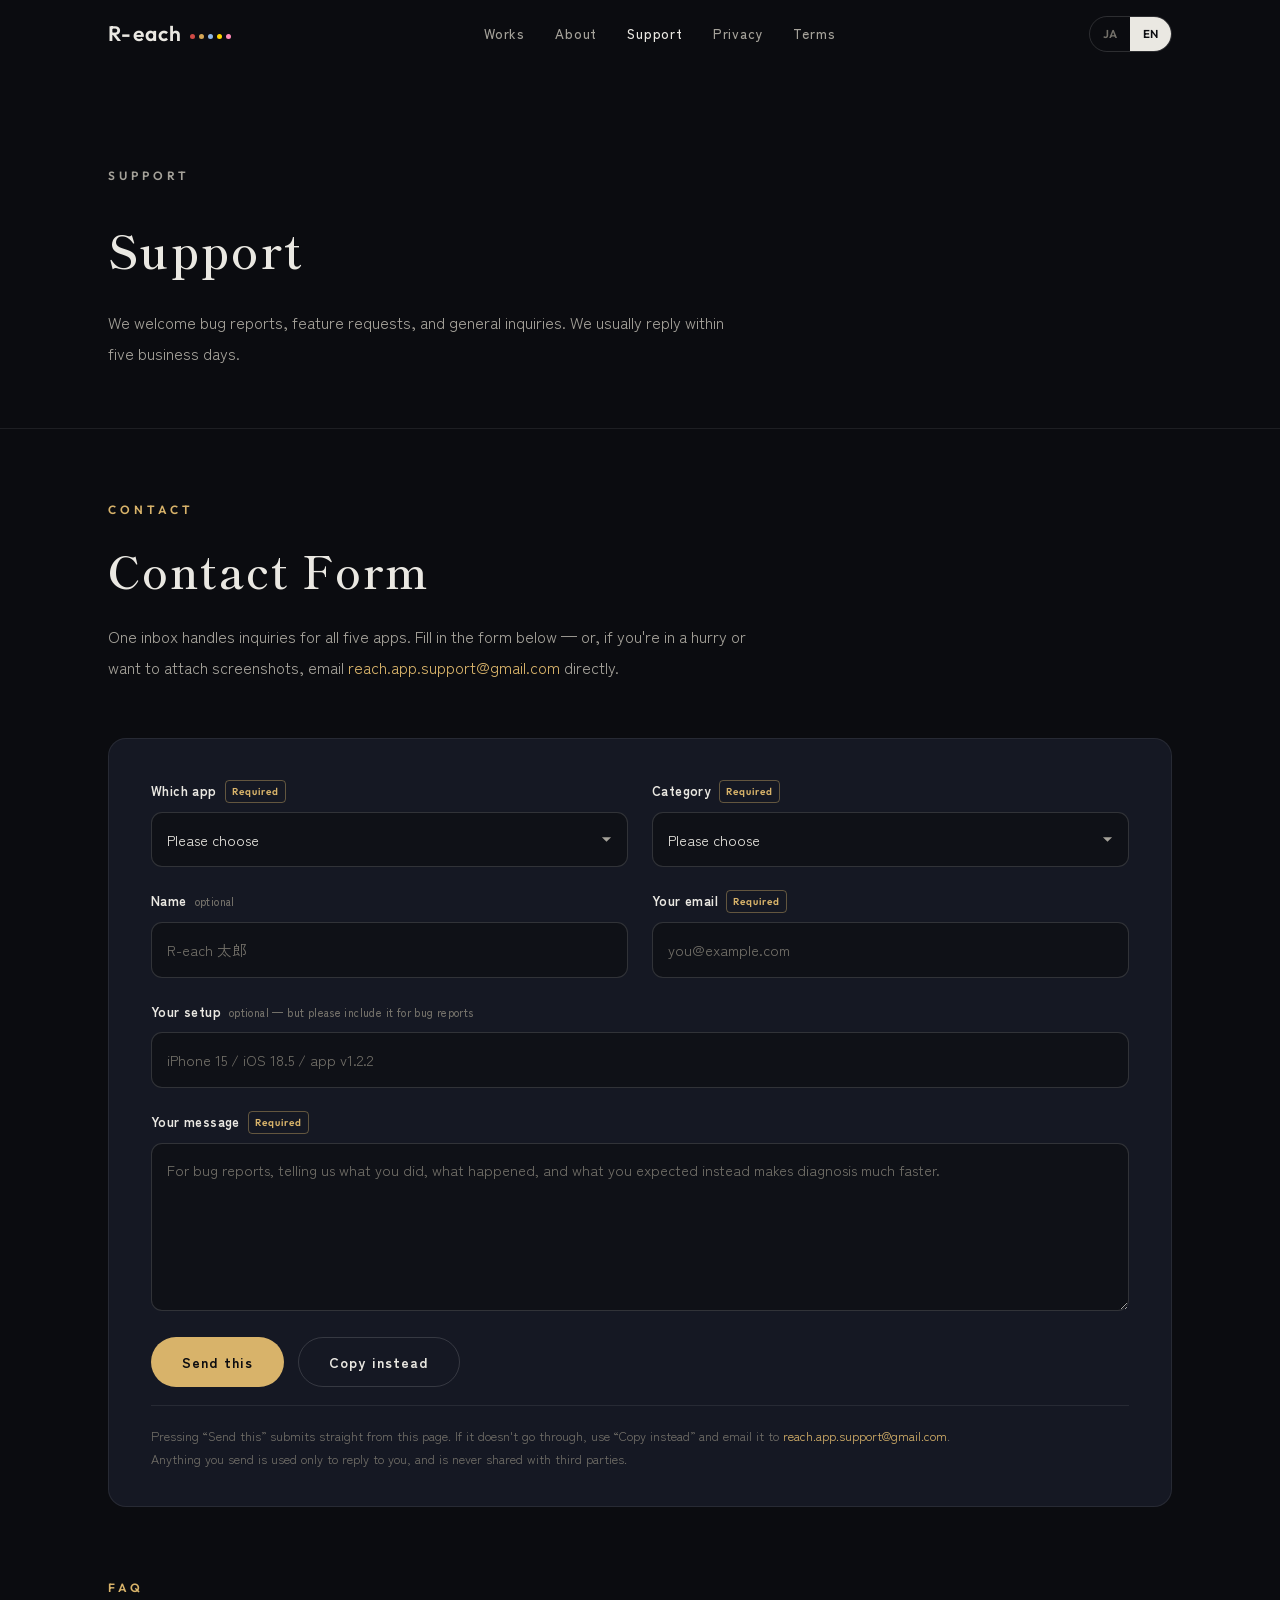
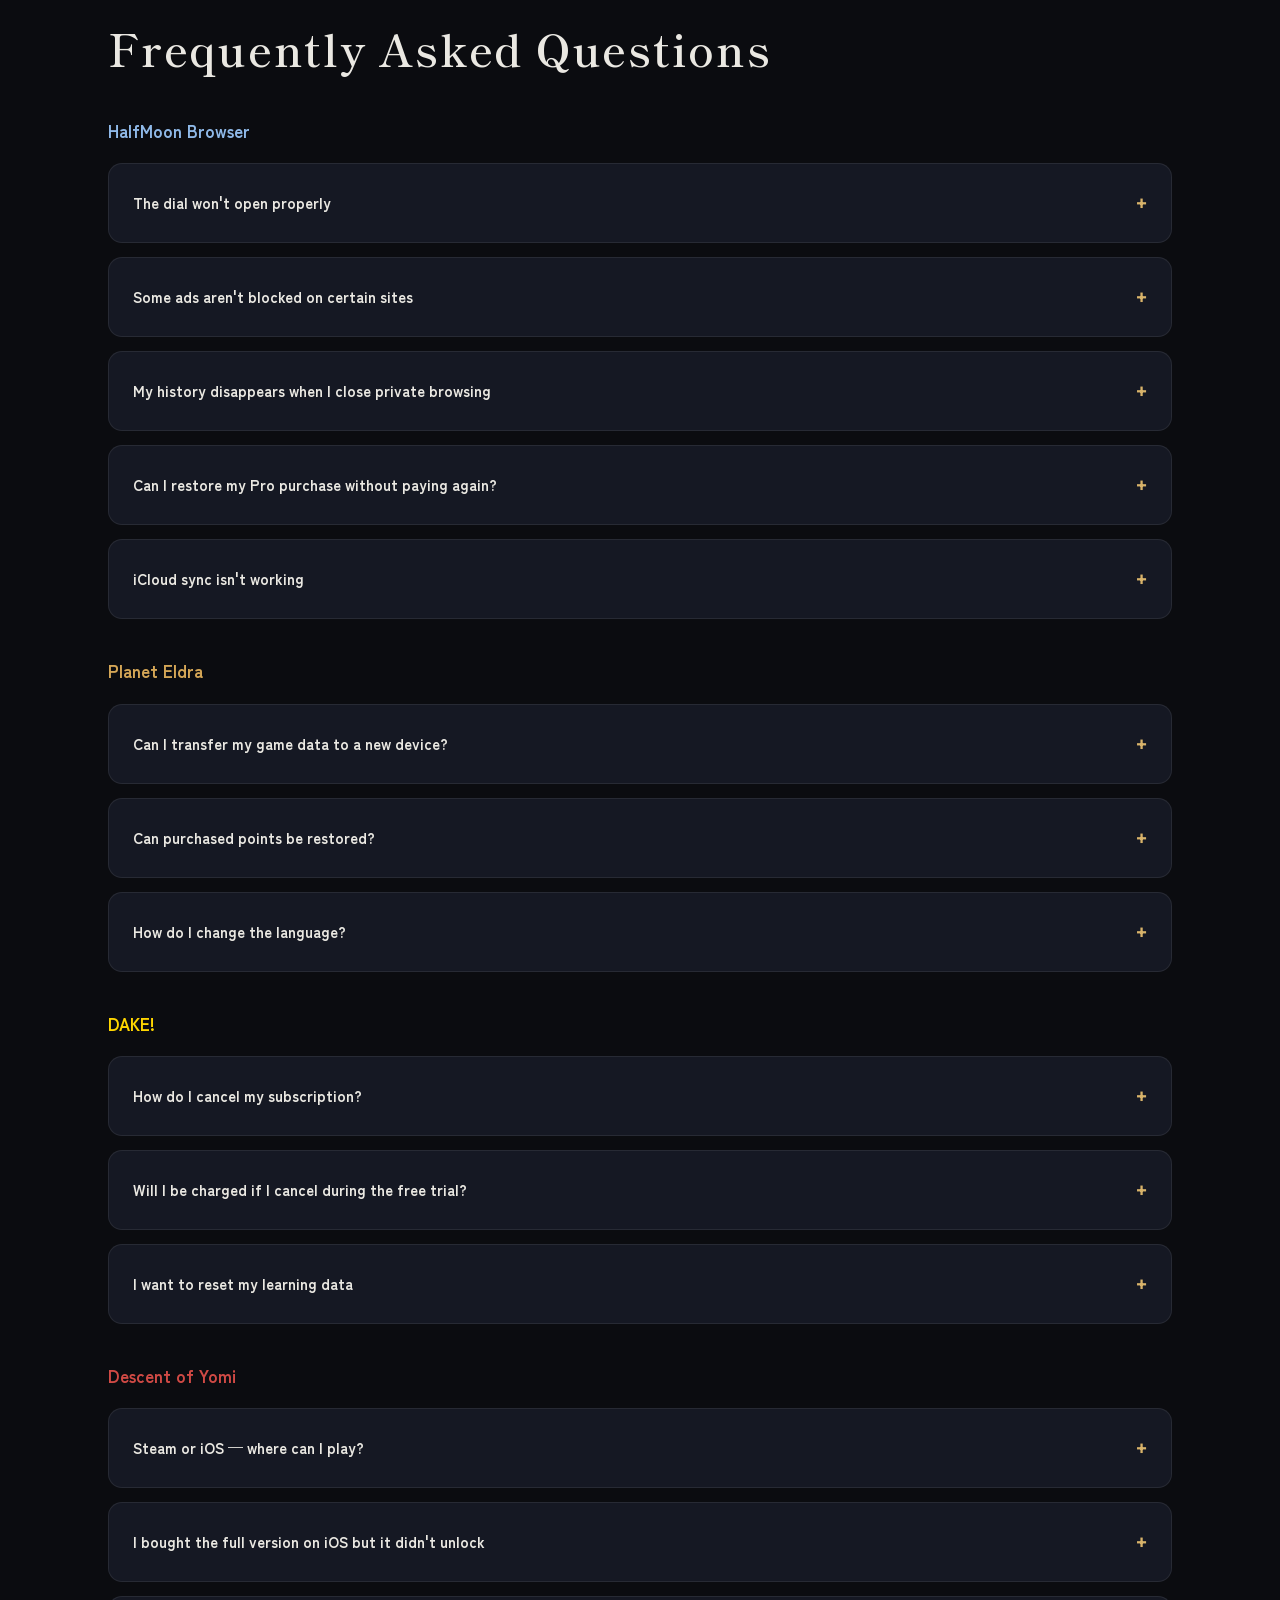
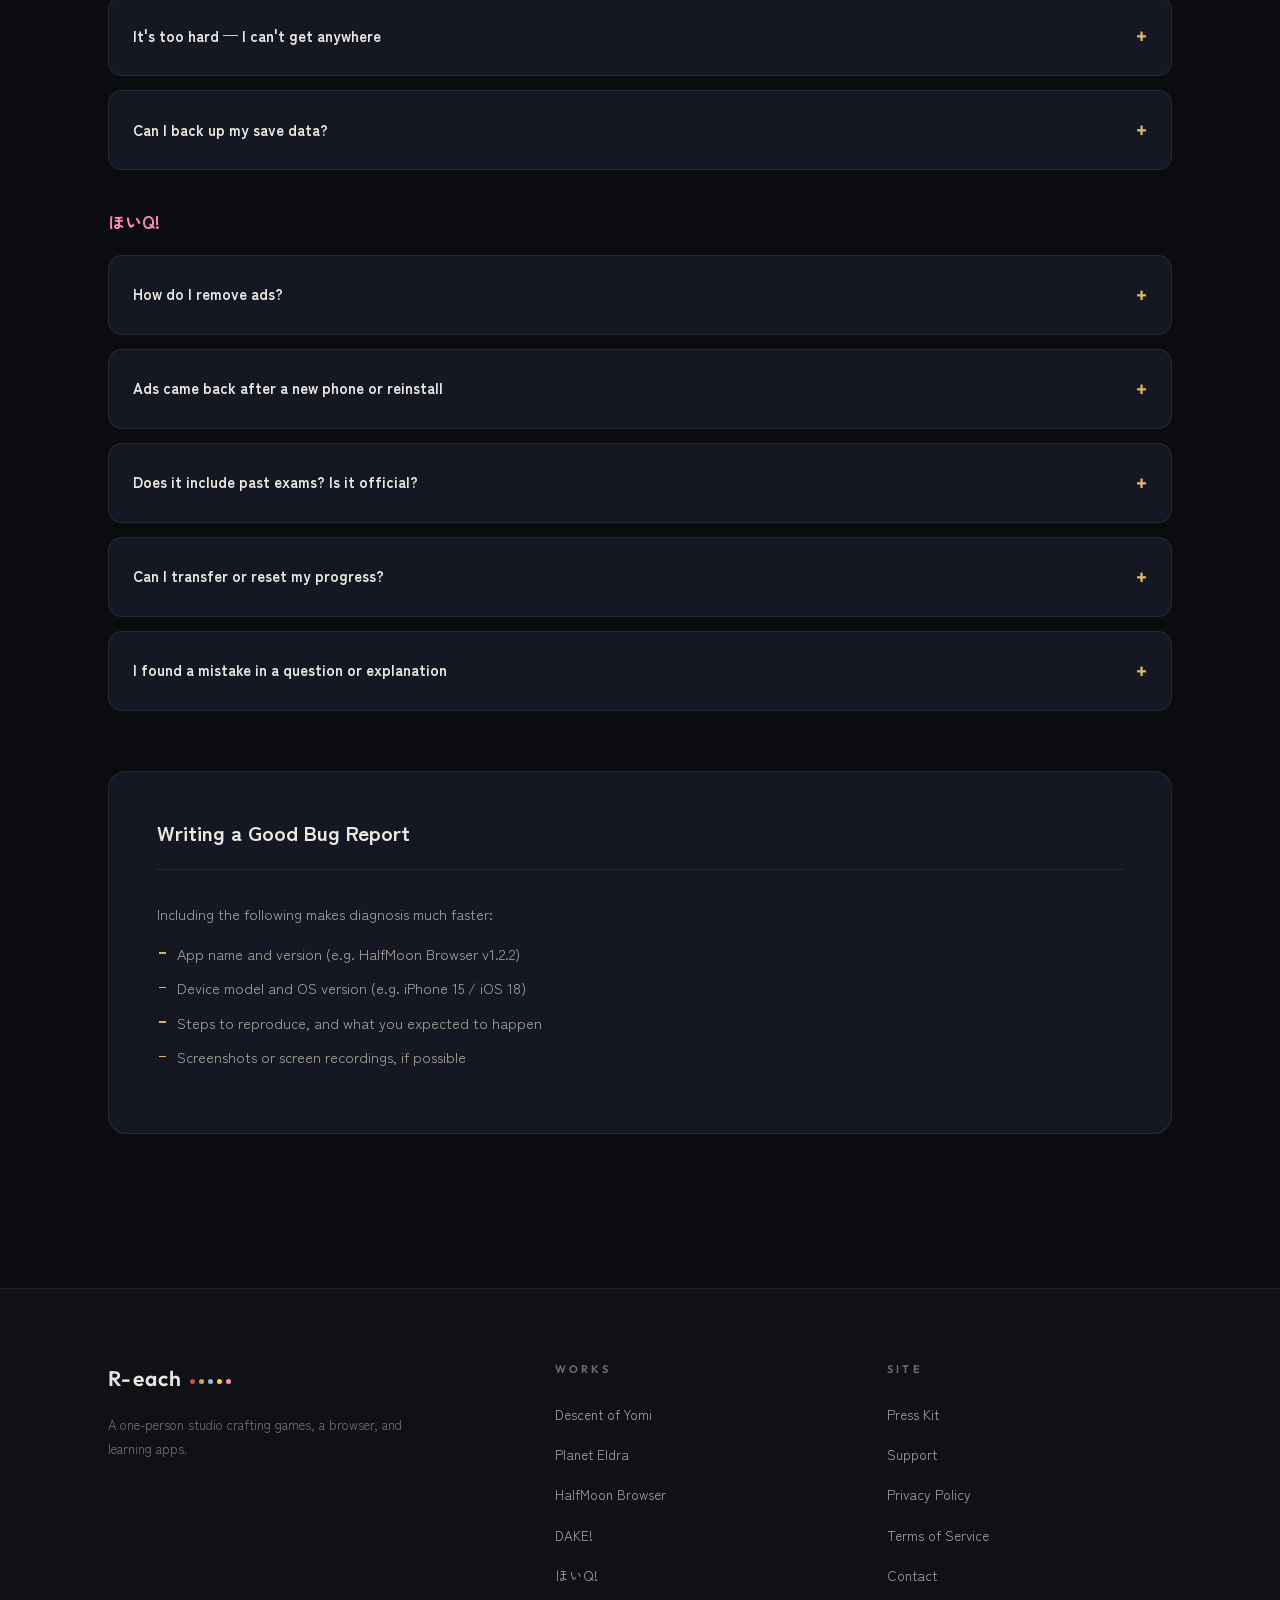
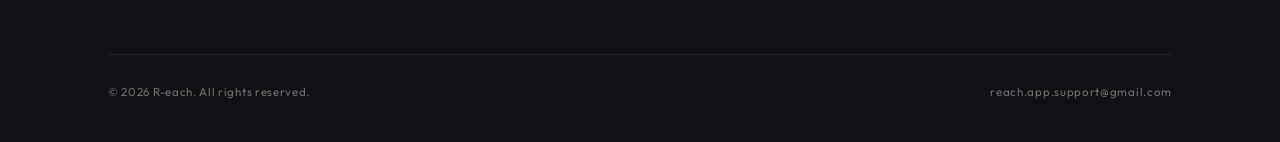
<file: support.html>
<!DOCTYPE html>
<html lang="ja" data-l="ja">
<head>
<meta charset="UTF-8">
<meta name="viewport" content="width=device-width, initial-scale=1.0">
<title>サポート | R-each</title>
<meta name="description" content="R-each製アプリ(Descent of Yomi / 惑星エルドラ / HalfMoon Browser / DAKE! / ほいQ!)のサポート窓口・よくある質問。">
<meta property="og:type" content="website">
<meta property="og:title" content="サポート | R-each">
<meta property="og:url" content="https://r-each0801.github.io/web/support.html">
<meta property="og:image" content="https://r-each0801.github.io/web/assets/img/brand/ogp.jpg">
<link rel="icon" type="image/svg+xml" href="assets/img/brand/favicon.svg">
<link rel="preconnect" href="https://fonts.googleapis.com">
<link rel="preconnect" href="https://fonts.gstatic.com" crossorigin>
<link href="https://fonts.googleapis.com/css2?family=Zen+Kaku+Gothic+New:wght@400;500;700&family=Shippori+Mincho:wght@500;600;700&family=Outfit:wght@400;500;600;700&display=swap" rel="stylesheet">
<link rel="stylesheet" href="assets/css/style.css?v=20261026a">
</head>
<body>

<header class="site-header scrolled">
  <div class="header-inner">
    <a class="brand-logo" href="index.html">R-each<em><i></i><i></i><i></i><i></i><i></i></em></a>
    <nav class="site-nav">
      <a href="index.html#works"><span class="ja">作品</span><span class="en">Works</span></a>
      <a href="index.html#about"><span class="ja">R-eachについて</span><span class="en">About</span></a>
      <a href="support.html" class="active"><span class="ja">サポート</span><span class="en">Support</span></a>
      <a href="privacy.html"><span class="ja">プライバシー</span><span class="en">Privacy</span></a>
      <a href="terms.html"><span class="ja">利用規約</span><span class="en">Terms</span></a>
    </nav>
    <div style="display:flex;align-items:center;gap:10px;">
      <div class="lang-toggle" role="group" aria-label="Language">
        <button type="button" data-lang="ja">JA</button>
        <button type="button" data-lang="en">EN</button>
      </div>
      <button class="nav-burger" type="button" aria-label="Menu"><span></span></button>
    </div>
  </div>
</header>

<main>
  <div class="page-head">
    <div class="wrap">
      <p class="eyebrow">Support</p>
      <h1><span class="ja">サポート</span><span class="en">Support</span></h1>
      <p>
        <span class="ja">不具合のご報告、機能のご要望、その他のお問い合わせを受け付けています。通常5営業日以内に返信いたします。</span>
        <span class="en">We welcome bug reports, feature requests, and general inquiries. We usually reply within five business days.</span>
      </p>
    </div>
  </div>

  <section class="section" style="padding-top:70px;">
    <div class="wrap">

      <!-- ===== CONTACT FORM ===== -->
      <p class="eyebrow rv">Contact</p>
      <h2 class="section-title rv"><span class="ja">お問い合わせフォーム</span><span class="en">Contact Form</span></h2>
      <p class="section-lead rv">
        <span class="ja">5つのアプリすべてのお問い合わせをこの窓口でお受けしています。下のフォームにご記入ください。お急ぎの場合やスクリーンショットを添付したい場合は <a href="mailto:reach.app.support@gmail.com" style="color:var(--brand);">reach.app.support@gmail.com</a> まで直接どうぞ。</span>
        <span class="en">One inbox handles inquiries for all five apps. Fill in the form below — or, if you're in a hurry or want to attach screenshots, email <a href="mailto:reach.app.support@gmail.com" style="color:var(--brand);">reach.app.support@gmail.com</a> directly.</span>
      </p>

      <form class="contact-form rv" id="contactForm">
        <div class="form-grid">
          <div class="field">
            <label for="f-app">
              <span class="ja">対象アプリ</span><span class="en">Which app</span>
              <span class="req">Required</span>
            </label>
            <select id="f-app" name="app" required>
              <option value="" disabled selected data-ja="選択してください" data-en="Please choose">選択してください</option>
              <option value="yomi" data-ja="Descent of Yomi ― 黄泉降り" data-en="Descent of Yomi">Descent of Yomi ― 黄泉降り</option>
              <option value="eldora" data-ja="惑星エルドラ" data-en="Planet Eldra">惑星エルドラ</option>
              <option value="halfmoon" data-ja="HalfMoon Browser" data-en="HalfMoon Browser">HalfMoon Browser</option>
              <option value="dake" data-ja="DAKE!" data-en="DAKE!">DAKE!</option>
              <option value="hoiq" data-ja="ほいQ! 保育士試験クエスト" data-en="Hoi Q!">ほいQ! 保育士試験クエスト</option>
              <option value="other" data-ja="その他・サイト全般" data-en="Other / this website">その他・サイト全般</option>
            </select>
          </div>

          <div class="field">
            <label for="f-category">
              <span class="ja">お問い合わせ種別</span><span class="en">Category</span>
              <span class="req">Required</span>
            </label>
            <select id="f-category" name="category" required>
              <option value="" disabled selected data-ja="選択してください" data-en="Please choose">選択してください</option>
              <option value="bug" data-ja="不具合の報告" data-en="Bug report">不具合の報告</option>
              <option value="feature" data-ja="機能のご要望" data-en="Feature request">機能のご要望</option>
              <option value="purchase" data-ja="購入・課金について" data-en="Purchases &amp; billing">購入・課金について</option>
              <option value="howto" data-ja="使い方のご質問" data-en="How do I…?">使い方のご質問</option>
              <option value="feedback" data-ja="ご感想・応援" data-en="Feedback &amp; encouragement">ご感想・応援</option>
              <option value="other" data-ja="その他" data-en="Something else">その他</option>
            </select>
          </div>

          <div class="field">
            <label for="f-name">
              <span class="ja">お名前</span><span class="en">Name</span>
              <span class="opt"><span class="ja">任意</span><span class="en">optional</span></span>
            </label>
            <input type="text" id="f-name" name="name" autocomplete="name" placeholder="R-each 太郎">
          </div>

          <div class="field">
            <label for="f-email">
              <span class="ja">返信先メールアドレス</span><span class="en">Your email</span>
              <span class="req">Required</span>
            </label>
            <input type="email" id="f-email" name="email" autocomplete="email" required placeholder="you@example.com">
          </div>

          <div class="field wide">
            <label for="f-env">
              <span class="ja">ご利用環境</span><span class="en">Your setup</span>
              <span class="opt"><span class="ja">任意 — 不具合報告のときは、ぜひ</span><span class="en">optional — but please include it for bug reports</span></span>
            </label>
            <input type="text" id="f-env" name="env"
                   data-ph-ja="iPhone 15 / iOS 18.5 / アプリ v1.2.2"
                   data-ph-en="iPhone 15 / iOS 18.5 / app v1.2.2"
                   placeholder="iPhone 15 / iOS 18.5 / アプリ v1.2.2">
          </div>

          <div class="field wide">
            <label for="f-message">
              <span class="ja">お問い合わせ内容</span><span class="en">Your message</span>
              <span class="req">Required</span>
            </label>
            <textarea id="f-message" name="message" required
                      data-ph-ja="不具合のご報告は、「何をしたら」「どうなったか」「本来どうなってほしかったか」の3点を書いていただけると、原因の特定がぐっと早くなります。"
                      data-ph-en="For bug reports, telling us what you did, what happened, and what you expected instead makes diagnosis much faster."
                      placeholder="不具合のご報告は、「何をしたら」「どうなったか」「本来どうなってほしかったか」の3点を書いていただけると、原因の特定がぐっと早くなります。"></textarea>
          </div>
        </div>

        <!-- スパムよけ（人間には見えない。ボットが埋めると弾かれる） -->
        <input type="checkbox" name="botcheck" tabindex="-1" autocomplete="off"
               style="display:none !important;" aria-hidden="true">

        <div class="form-actions">
          <button type="submit" class="btn btn-primary" id="formSubmit">
            <span class="ja">この内容で送信</span><span class="en">Send this</span>
          </button>
          <button type="button" class="btn btn-ghost" id="formCopy">
            <span class="ja">内容をコピー</span><span class="en">Copy instead</span>
          </button>
        </div>

        <div class="form-status" id="formStatus" role="status" aria-live="polite"></div>

        <p class="form-note">
          <span class="mode-mailto">
            <span class="ja">「この内容で送信」を押すと、記入内容をすべて差し込んだ状態でお使いのメールアプリが開きます。あとは送信ボタンを押すだけです。メールアプリが開かない環境では「内容をコピー」から本文をコピーして、<a href="mailto:reach.app.support@gmail.com">reach.app.support@gmail.com</a> 宛にお送りください。<br></span>
            <span class="en">Pressing “Send this” opens your mail app with every field already filled in — all that's left is to hit send. If no mail app opens, use “Copy instead” and paste it into an email to <a href="mailto:reach.app.support@gmail.com">reach.app.support@gmail.com</a>.<br></span>
          </span>
          <span class="mode-direct" hidden>
            <span class="ja">「この内容で送信」を押すと、このページから直接送信されます。うまく送信できない場合は「内容をコピー」から本文をコピーして、<a href="mailto:reach.app.support@gmail.com">reach.app.support@gmail.com</a> 宛にお送りください。<br></span>
            <span class="en">Pressing “Send this” submits straight from this page. If it doesn't go through, use “Copy instead” and email it to <a href="mailto:reach.app.support@gmail.com">reach.app.support@gmail.com</a>.<br></span>
          </span>
          <span class="ja">いただいた内容は返信のためだけに使用し、第三者に提供することはありません。</span>
          <span class="en">Anything you send is used only to reply to you, and is never shared with third parties.</span>
        </p>
      </form>

      <div style="height:70px;"></div>

      <!-- ===== FAQ ===== -->
      <p class="eyebrow rv">FAQ</p>
      <h2 class="section-title rv"><span class="ja">よくある質問</span><span class="en">Frequently Asked Questions</span></h2>

      <h3 id="halfmoon" style="font-size:17px;font-weight:700;margin:36px 0 16px;color:var(--c-moon);scroll-margin-top:100px;">HalfMoon Browser</h3>

      <details class="faq-item rv">
        <summary><span class="ja">ダイヤルがうまく開きません</span><span class="en">The dial won't open properly</span></summary>
        <div class="faq-a">
          <span class="ja">設定からダイヤルの感度を調整できます。画面端の反応領域を広げると、開きやすくなります。それでも改善しない場合はお問い合わせください。</span>
          <span class="en">You can adjust dial sensitivity in Settings — widening the edge-detection area makes it easier to open. If the problem persists, please contact us.</span>
        </div>
      </details>
      <details class="faq-item rv">
        <summary><span class="ja">広告がブロックされないサイトがあります</span><span class="en">Some ads aren't blocked on certain sites</span></summary>
        <div class="faq-a">
          <span class="ja">設定で「高精度ブロック」をONにしてください。それでも残る広告は、サブメニューの「広告を消す」から指でタップして非表示にできます(サイト単位で記憶されます)。</span>
          <span class="en">Enable "Strong blocking" in Settings. Any leftover ads can be hidden by tapping them via "Hide ads" in the submenu — remembered per site.</span>
        </div>
      </details>
      <details class="faq-item rv">
        <summary><span class="ja">プライベートブラウザを終了すると履歴が消えます</span><span class="en">My history disappears when I close private browsing</span></summary>
        <div class="faq-a">
          <span class="ja">仕様です。プライベートブラウザでは履歴・Cookieを端末に残さず、セッション終了時に自動削除します。</span>
          <span class="en">That's by design. Private browsing keeps no history or cookies, deleting everything automatically when the session ends.</span>
        </div>
      </details>
      <details class="faq-item rv">
        <summary><span class="ja">Pro版を再購入せずに復元できますか?</span><span class="en">Can I restore my Pro purchase without paying again?</span></summary>
        <div class="faq-a">
          <span class="ja">はい。設定内の「購入を復元」ボタンから復元できます。同一のApple IDでサインインしている必要があります。</span>
          <span class="en">Yes — use the "Restore Purchases" button in Settings. You must be signed in with the same Apple ID.</span>
        </div>
      </details>
      <details class="faq-item rv">
        <summary><span class="ja">iCloud同期が反映されません</span><span class="en">iCloud sync isn't working</span></summary>
        <div class="faq-a">
          <span class="ja">すべての端末で同一のApple IDにサインインし、設定からiCloud同期をONにしてください。同期対象は設定情報のみで、履歴・タブは同期されません。</span>
          <span class="en">Sign in with the same Apple ID on every device and turn on iCloud sync in Settings. Only settings are synced — never history or tabs.</span>
        </div>
      </details>

      <h3 id="eldora" style="font-size:17px;font-weight:700;margin:36px 0 16px;color:var(--c-eldora);scroll-margin-top:100px;"><span class="ja">惑星エルドラ</span><span class="en">Planet Eldra</span></h3>

      <details class="faq-item rv">
        <summary><span class="ja">機種変更でゲームデータを引き継げますか?</span><span class="en">Can I transfer my game data to a new device?</span></summary>
        <div class="faq-a">
          <span class="ja">申し訳ありません。ゲームデータは端末内にのみ保存されるため、現在バックアップ・引き継ぎ機能は提供していません。アプリを削除するとデータは失われますのでご注意ください。</span>
          <span class="en">Unfortunately no — game data is stored only on the device, and no backup/transfer feature is currently provided. Note that deleting the app erases all data.</span>
        </div>
      </details>
      <details class="faq-item rv">
        <summary><span class="ja">購入したポイントは復元できますか?</span><span class="en">Can purchased points be restored?</span></summary>
        <div class="faq-a">
          <span class="ja">ポイントは消耗型のアプリ内課金のため、使用後の復元はできません。購入処理が完了したのにポイントが付与されない場合は、お問い合わせください。</span>
          <span class="en">Points are consumable purchases and cannot be restored once used. If a completed purchase didn't grant points, please contact us.</span>
        </div>
      </details>
      <details class="faq-item rv">
        <summary><span class="ja">言語を切り替えるには?</span><span class="en">How do I change the language?</span></summary>
        <div class="faq-a">
          <span class="ja">初回起動時に端末の言語設定から自動判定されます(日本語以外は英語)。アプリ内の設定からいつでも変更できます。</span>
          <span class="en">The language is auto-detected from your device on first launch (English for non-Japanese devices) and can be changed anytime in the in-app settings.</span>
        </div>
      </details>

      <h3 id="dake" style="font-size:17px;font-weight:700;margin:36px 0 16px;color:var(--c-dake);scroll-margin-top:100px;">DAKE!</h3>

      <details class="faq-item rv">
        <summary><span class="ja">サブスクリプションを解約するには?</span><span class="en">How do I cancel my subscription?</span></summary>
        <div class="faq-a">
          <span class="ja">App Storeのアカウント設定(設定アプリ → Apple ID → サブスクリプション)から解約できます。現在の期間終了の24時間前までに解約しない限り、自動更新されます。</span>
          <span class="en">Cancel from your App Store account settings (Settings app → Apple ID → Subscriptions). Subscriptions auto-renew unless cancelled at least 24 hours before the period ends.</span>
        </div>
      </details>
      <details class="faq-item rv">
        <summary><span class="ja">無料トライアル中に解約したら料金はかかりますか?</span><span class="en">Will I be charged if I cancel during the free trial?</span></summary>
        <div class="faq-a">
          <span class="ja">かかりません。年額プランの7日間無料トライアル中に解約した場合、料金は一切発生しません。</span>
          <span class="en">No. Cancelling during the yearly plan's 7-day free trial incurs no charge at all.</span>
        </div>
      </details>
      <details class="faq-item rv">
        <summary><span class="ja">学習データをリセットしたい</span><span class="en">I want to reset my learning data</span></summary>
        <div class="faq-a">
          <span class="ja">アプリ内の「設定 → データリセット」から全データを削除できます。データは端末内にのみ保存されているため、削除すると復元できません。</span>
          <span class="en">Use Settings → Data Reset in the app to wipe all data. Since data lives only on your device, it cannot be recovered after deletion.</span>
        </div>
      </details>

      <h3 id="yomi" style="font-size:17px;font-weight:700;margin:36px 0 16px;color:var(--c-yomi);scroll-margin-top:100px;">Descent of Yomi</h3>

      <details class="faq-item rv">
        <summary><span class="ja">SteamとiOS、どちらで遊べますか?</span><span class="en">Steam or iOS — where can I play?</span></summary>
        <div class="faq-a">
          <span class="ja">どちらでも遊べます。Steam版は買い切り(¥655)、iOS版は無料でお試しいただき、アプリ内課金「製品版購入」(¥600)で全編プレイできます。セーブデータは各プラットフォームで独立しており、引き継ぎには対応していません。</span>
          <span class="en">Both. The Steam version is a one-time purchase (¥655); the iOS version is free to try, with a “Full Version” in-app purchase (¥600) unlocking the whole game. Saves are separate per platform and cannot be transferred.</span>
        </div>
      </details>
      <details class="faq-item rv">
        <summary><span class="ja">iOS版の製品版を購入したのに反映されません</span><span class="en">I bought the full version on iOS but it didn't unlock</span></summary>
        <div class="faq-a">
          <span class="ja">アプリ内の「購入を復元」をお試しください。購入時と同じApple IDでサインインしている必要があります。それでも解決しない場合は、購入日時とApple IDのメールアドレス(領収書に記載のもの)を添えてお問い合わせください。</span>
          <span class="en">Try “Restore Purchases” in the app — you must be signed in with the same Apple ID used for the purchase. If that doesn't help, contact us with the purchase date and the Apple ID email shown on your receipt.</span>
        </div>
      </details>
      <details class="faq-item rv">
        <summary><span class="ja">難しすぎて先に進めません</span><span class="en">It's too hard — I can't get anywhere</span></summary>
        <div class="faq-a">
          <span class="ja">敗北は前提の設計です。気力を削り切ってから「致命」の札を通すのが基本の勝ち筋で、闇雲に攻撃するより「弾き」で受けを固める順番のほうが安定します。出自を変えると戦法そのものが変わるので、詰まったら別の出自もお試しください。</span>
          <span class="en">Dying is part of the design. The core line is to grind stamina to zero and then land a Fatal card — building up Parry first is usually steadier than swinging freely. Each origin plays quite differently, so if you're stuck, try another one.</span>
        </div>
      </details>
      <details class="faq-item rv">
        <summary><span class="ja">セーブデータのバックアップはできますか?</span><span class="en">Can I back up my save data?</span></summary>
        <div class="faq-a">
          <span class="ja">セーブデータは各端末内に保存されます。iOS版はアプリを削除するとデータも失われますのでご注意ください。プラットフォーム間での引き継ぎには対応していません。</span>
          <span class="en">Saves live on each device. On iOS, deleting the app erases them, so take care. Transferring saves between platforms is not supported.</span>
        </div>
      </details>

      <h3 id="hoiq" style="font-size:17px;font-weight:700;margin:36px 0 16px;color:var(--c-hoiq);scroll-margin-top:100px;">ほいQ!</h3>

      <details class="faq-item rv">
        <summary><span class="ja">広告を消すには?</span><span class="en">How do I remove ads?</span></summary>
        <div class="faq-a">
          <span class="ja">ホーム右上の歯車(設定)→「広告」→「広告を消す」から購入できます(500円・買い切り)。一度購入すると、画面下の広告も、問題を解き終えたあとの広告も表示されなくなります。</span>
          <span class="en">Tap the gear icon (Settings) at the top right of Home → Ads → Remove Ads (¥500, one-time). Once purchased, neither the banner nor the after-lesson ads will appear again.</span>
        </div>
      </details>
      <details class="faq-item rv">
        <summary><span class="ja">機種変更・再インストールしたら広告が出るようになった</span><span class="en">Ads came back after a new phone or reinstall</span></summary>
        <div class="faq-a">
          <span class="ja">「設定」→「広告」の「購入を復元する」をタップしてください。購入時と同じApple アカウントでサインインしていれば、追加の料金なしで広告なしの状態に戻ります。</span>
          <span class="en">Tap Settings → Ads → Restore Purchase. As long as you're signed in with the same Apple Account you bought with, ads are removed again at no extra charge.</span>
        </div>
      </details>
      <details class="faq-item rv">
        <summary><span class="ja">過去問は入っていますか? 公式のアプリですか?</span><span class="en">Does it include past exams? Is it official?</span></summary>
        <div class="faq-a">
          <span class="ja">過去の試験問題そのものは収録していません。問題と解説は、出題傾向・法令・公的資料をもとに作成したオリジナルの予想問題です。また、本アプリは非公式の学習アプリで、全国保育士養成協議会、こども家庭庁その他の公的機関とは関係がありません。</span>
          <span class="en">No past exam questions are included — every question and explanation is original, based on exam trends, statutes and official sources. The app is unofficial and not affiliated with the exam's administering body, the Children and Families Agency or any other public institution.</span>
        </div>
      </details>
      <details class="faq-item rv">
        <summary><span class="ja">学習記録を引き継ぎ・リセットしたい</span><span class="en">Can I transfer or reset my progress?</span></summary>
        <div class="faq-a">
          <span class="ja">学習記録は端末の中にだけ保存され、別の端末への引き継ぎには対応していません。アプリを削除すると記録も消えます。最初からやり直したいときは「設定」→「記録をすべて消す」で削除できます(元には戻せません)。</span>
          <span class="en">Progress is stored only on your device and can't be transferred to another one; deleting the app erases it. To start over, use Settings → Erase All Records (this can't be undone).</span>
        </div>
      </details>
      <details class="faq-item rv">
        <summary><span class="ja">問題や解説のまちがいを見つけました</span><span class="en">I found a mistake in a question or explanation</span></summary>
        <div class="faq-a">
          <span class="ja">お手数ですが、上のフォームから「ほいQ!」を選び、科目名と問題文の一部(またはスクリーンショット)を添えてお知らせください。確認のうえ、アップデートで修正します。</span>
          <span class="en">Please let us know through the form above: choose "Hoi Q!" and include the subject and part of the question text (or a screenshot). We'll review it and fix it in an update.</span>
        </div>
      </details>

      <!-- ===== REPORT GUIDE ===== -->
      <div class="legal-app rv" style="margin-top:60px;">
        <div class="legal-app-head">
          <div><h2><span class="ja">不具合報告のコツ</span><span class="en">Writing a Good Bug Report</span></h2></div>
        </div>
        <div class="legal-body">
          <p>
            <span class="ja">以下の情報を添えていただくと、原因の特定がぐっと早くなります。</span>
            <span class="en">Including the following makes diagnosis much faster:</span>
          </p>
          <ul>
            <li><span class="ja">アプリ名とバージョン(例: HalfMoon Browser v1.2.2)</span><span class="en">App name and version (e.g. HalfMoon Browser v1.2.2)</span></li>
            <li><span class="ja">端末の機種とOSバージョン(例: iPhone 15 / iOS 18)</span><span class="en">Device model and OS version (e.g. iPhone 15 / iOS 18)</span></li>
            <li><span class="ja">発生手順(何をしたら起きたか)と、期待した動作</span><span class="en">Steps to reproduce, and what you expected to happen</span></li>
            <li><span class="ja">可能であればスクリーンショットや画面録画</span><span class="en">Screenshots or screen recordings, if possible</span></li>
          </ul>
        </div>
      </div>

    </div>
  </section>
</main>

<footer class="site-footer">
  <div class="wrap">
    <div class="footer-grid">
      <div class="footer-brand">
        <a class="brand-logo" href="index.html">R-each<em><i></i><i></i><i></i><i></i><i></i></em></a>
        <p>
          <span class="ja">ゲームからブラウザ、学習アプリまでを手掛ける個人開発スタジオ。</span>
          <span class="en">A one-person studio crafting games, a browser, and learning apps.</span>
        </p>
      </div>
      <div class="footer-col">
        <h4>Works</h4>
        <ul>
          <li><a href="apps/descent-of-yomi.html">Descent of Yomi</a></li>
          <li><a href="apps/planet-eldora.html"><span class="ja">惑星エルドラ</span><span class="en">Planet Eldra</span></a></li>
          <li><a href="apps/halfmoon-browser.html">HalfMoon Browser</a></li>
          <li><a href="apps/dake.html">DAKE!</a></li>
          <li><a href="apps/hoiq.html">ほいQ!</a></li>
        </ul>
      </div>
      <div class="footer-col">
        <h4>Site</h4>
        <ul>
          <li><a href="apps/descent-of-yomi-presskit.html"><span class="ja">メディアキット</span><span class="en">Press Kit</span></a></li>
          <li><a href="support.html"><span class="ja">サポート</span><span class="en">Support</span></a></li>
          <li><a href="privacy.html"><span class="ja">プライバシーポリシー</span><span class="en">Privacy Policy</span></a></li>
          <li><a href="terms.html"><span class="ja">利用規約</span><span class="en">Terms of Service</span></a></li>
          <li><a href="mailto:reach.app.support@gmail.com"><span class="ja">お問い合わせ</span><span class="en">Contact</span></a></li>
        </ul>
      </div>
    </div>
    <div class="footer-bottom">
      <small>© 2026 R-each. All rights reserved.</small>
      <small>reach.app.support@gmail.com</small>
    </div>
  </div>
</footer>

<script src="assets/js/main.js?v=20261026a"></script>
<script src="assets/js/contact.js?v=20261026a"></script>
</body>
</html>
</file>
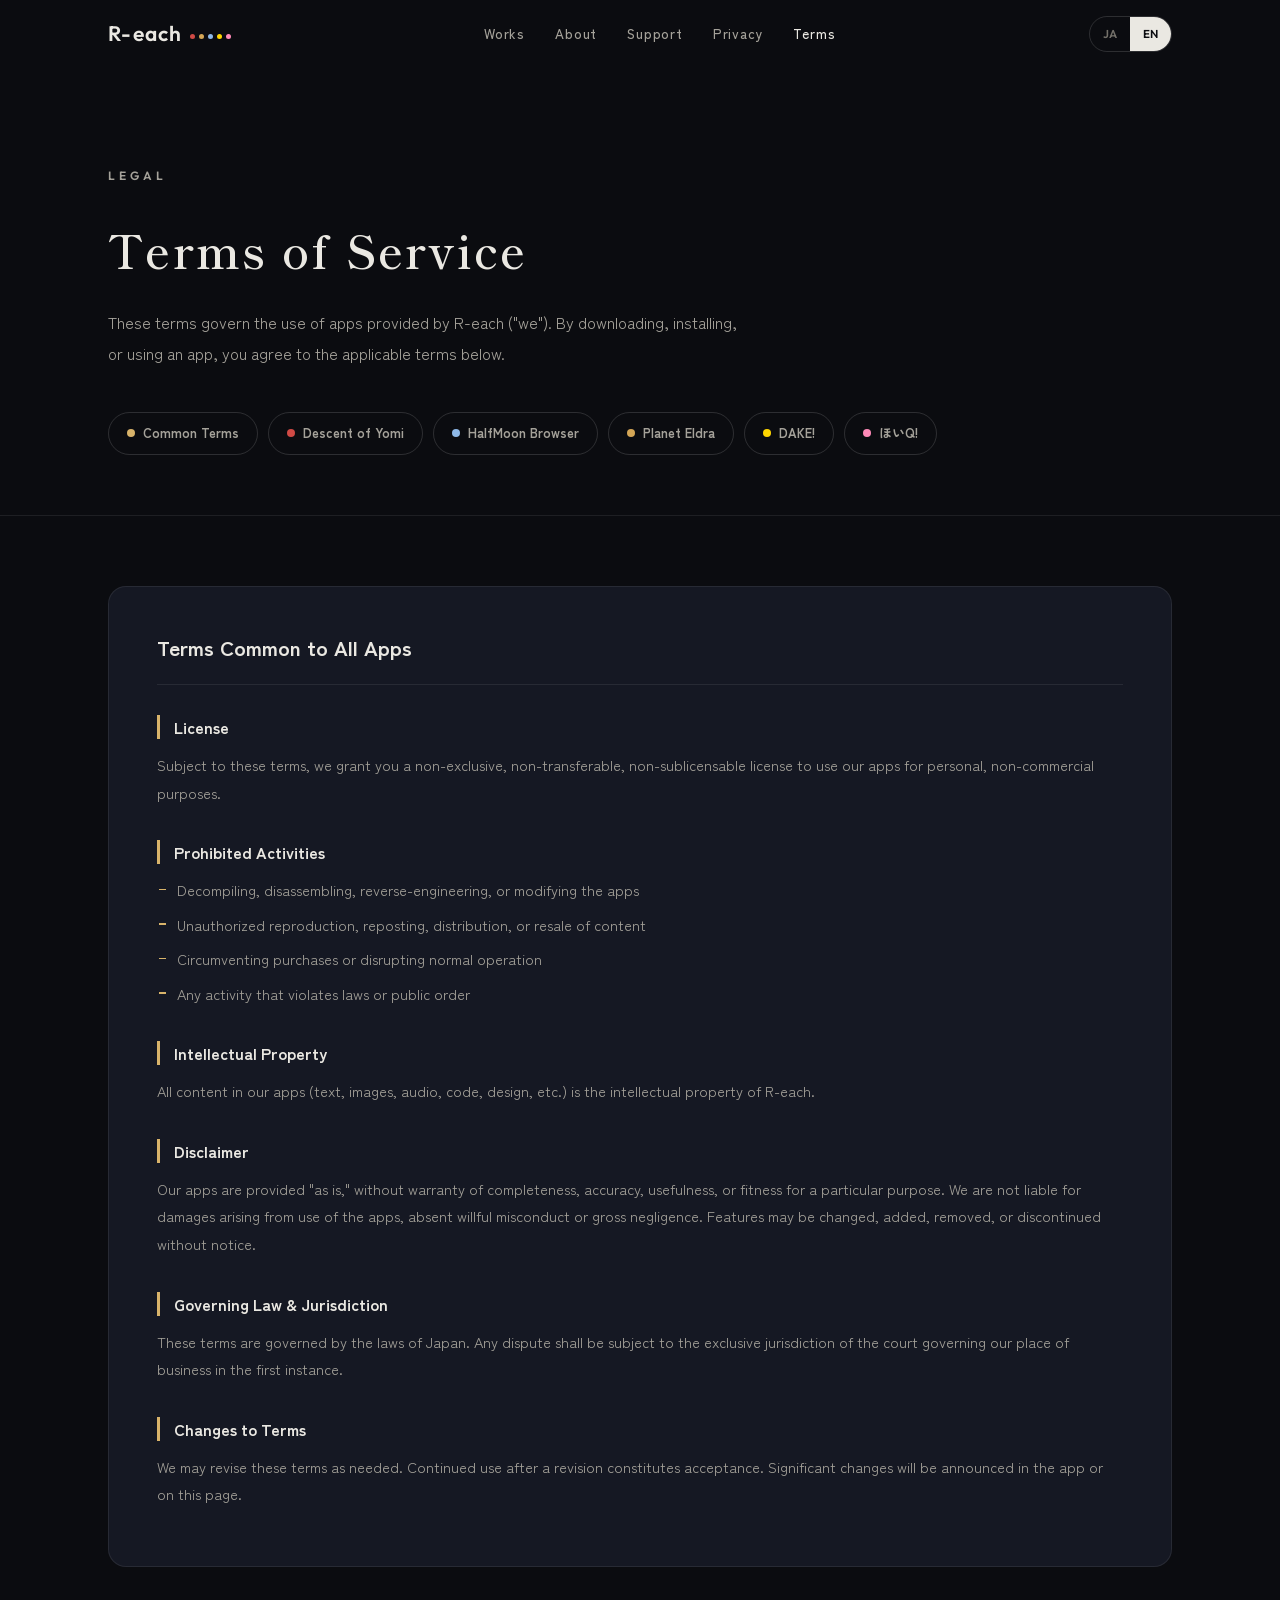
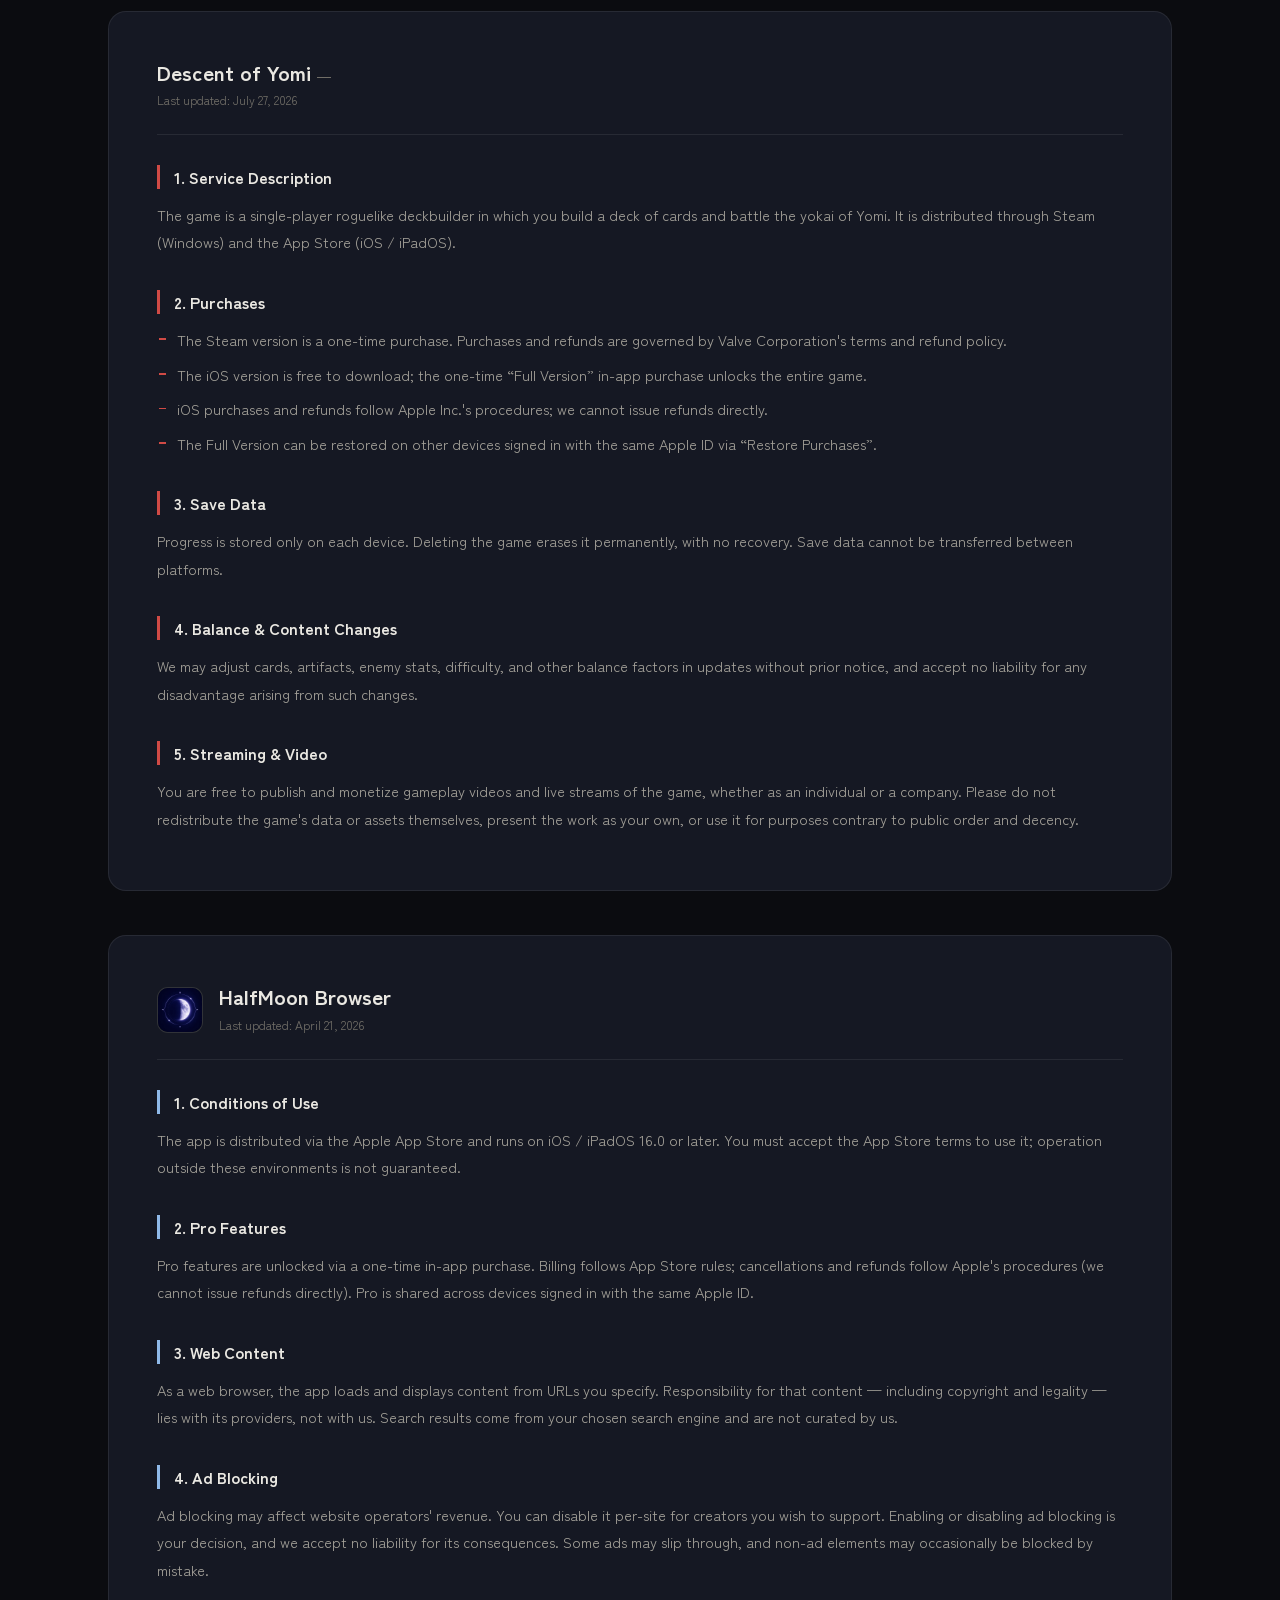
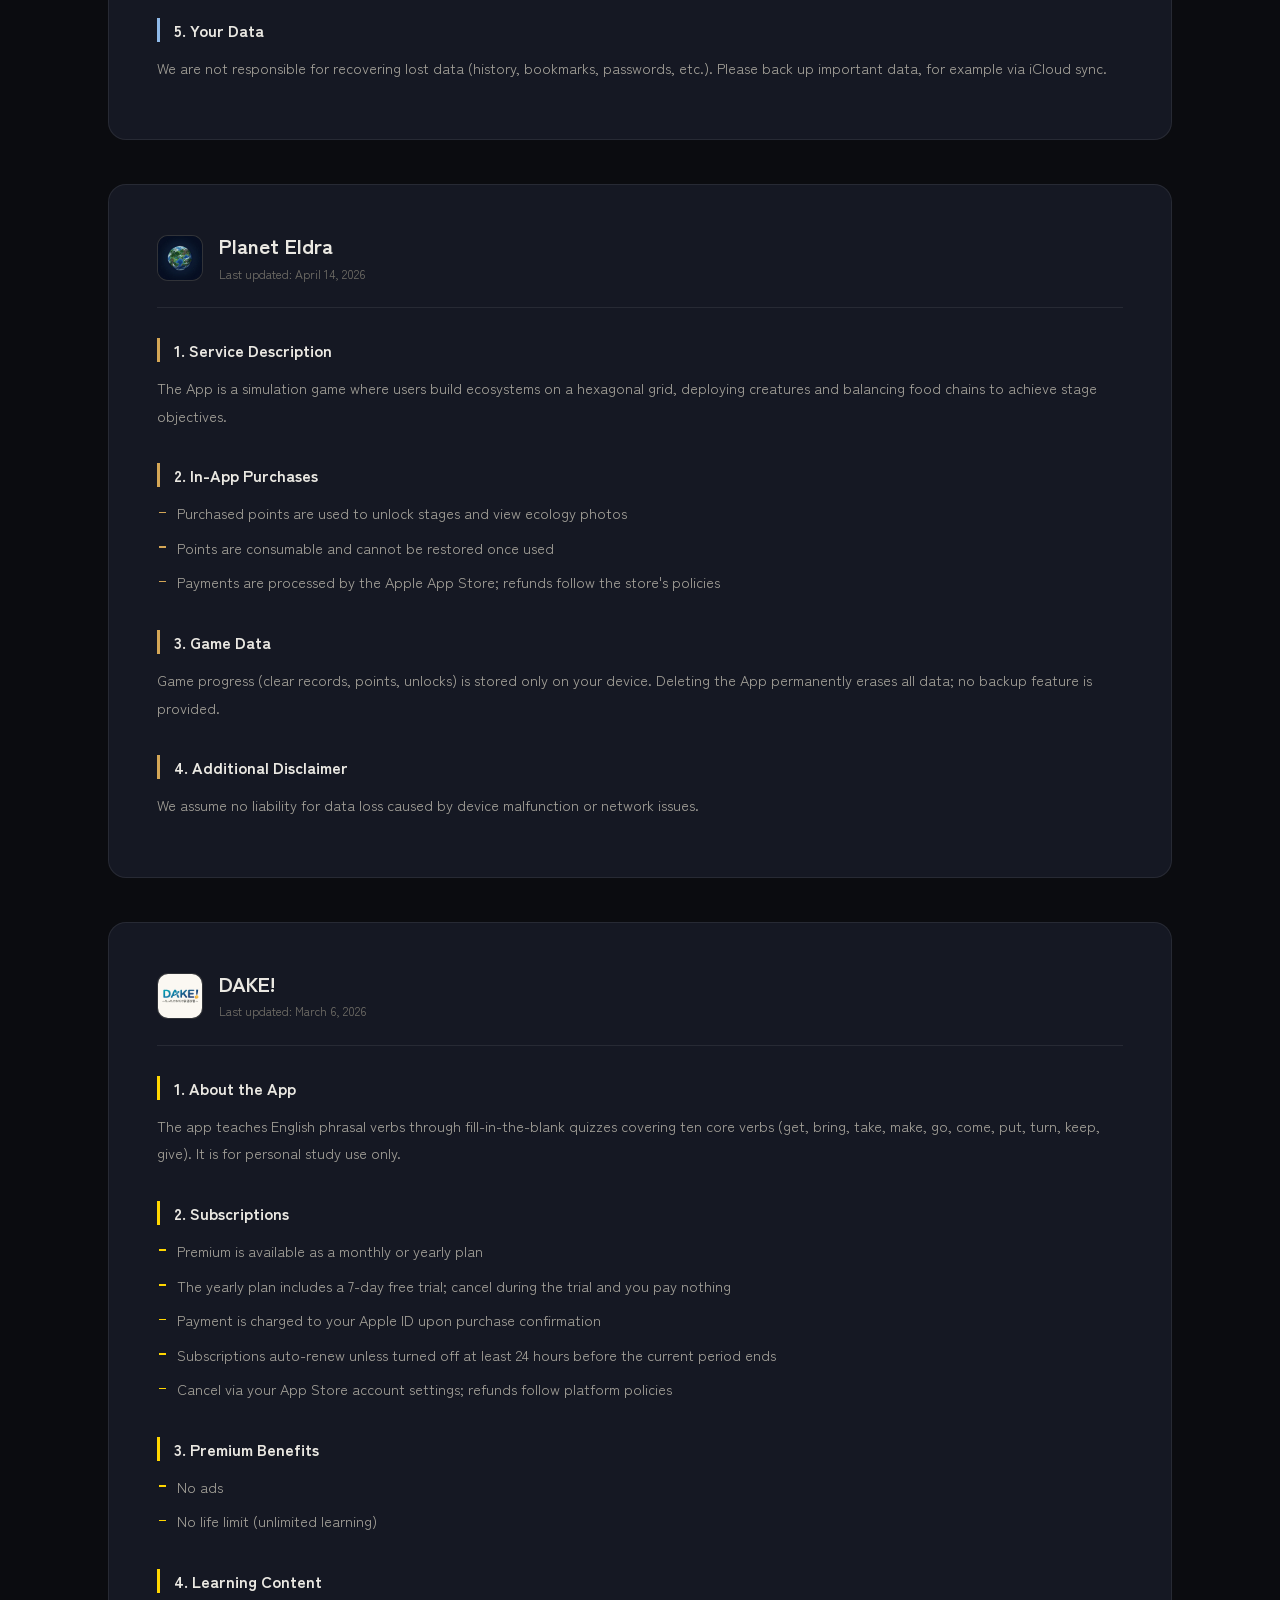
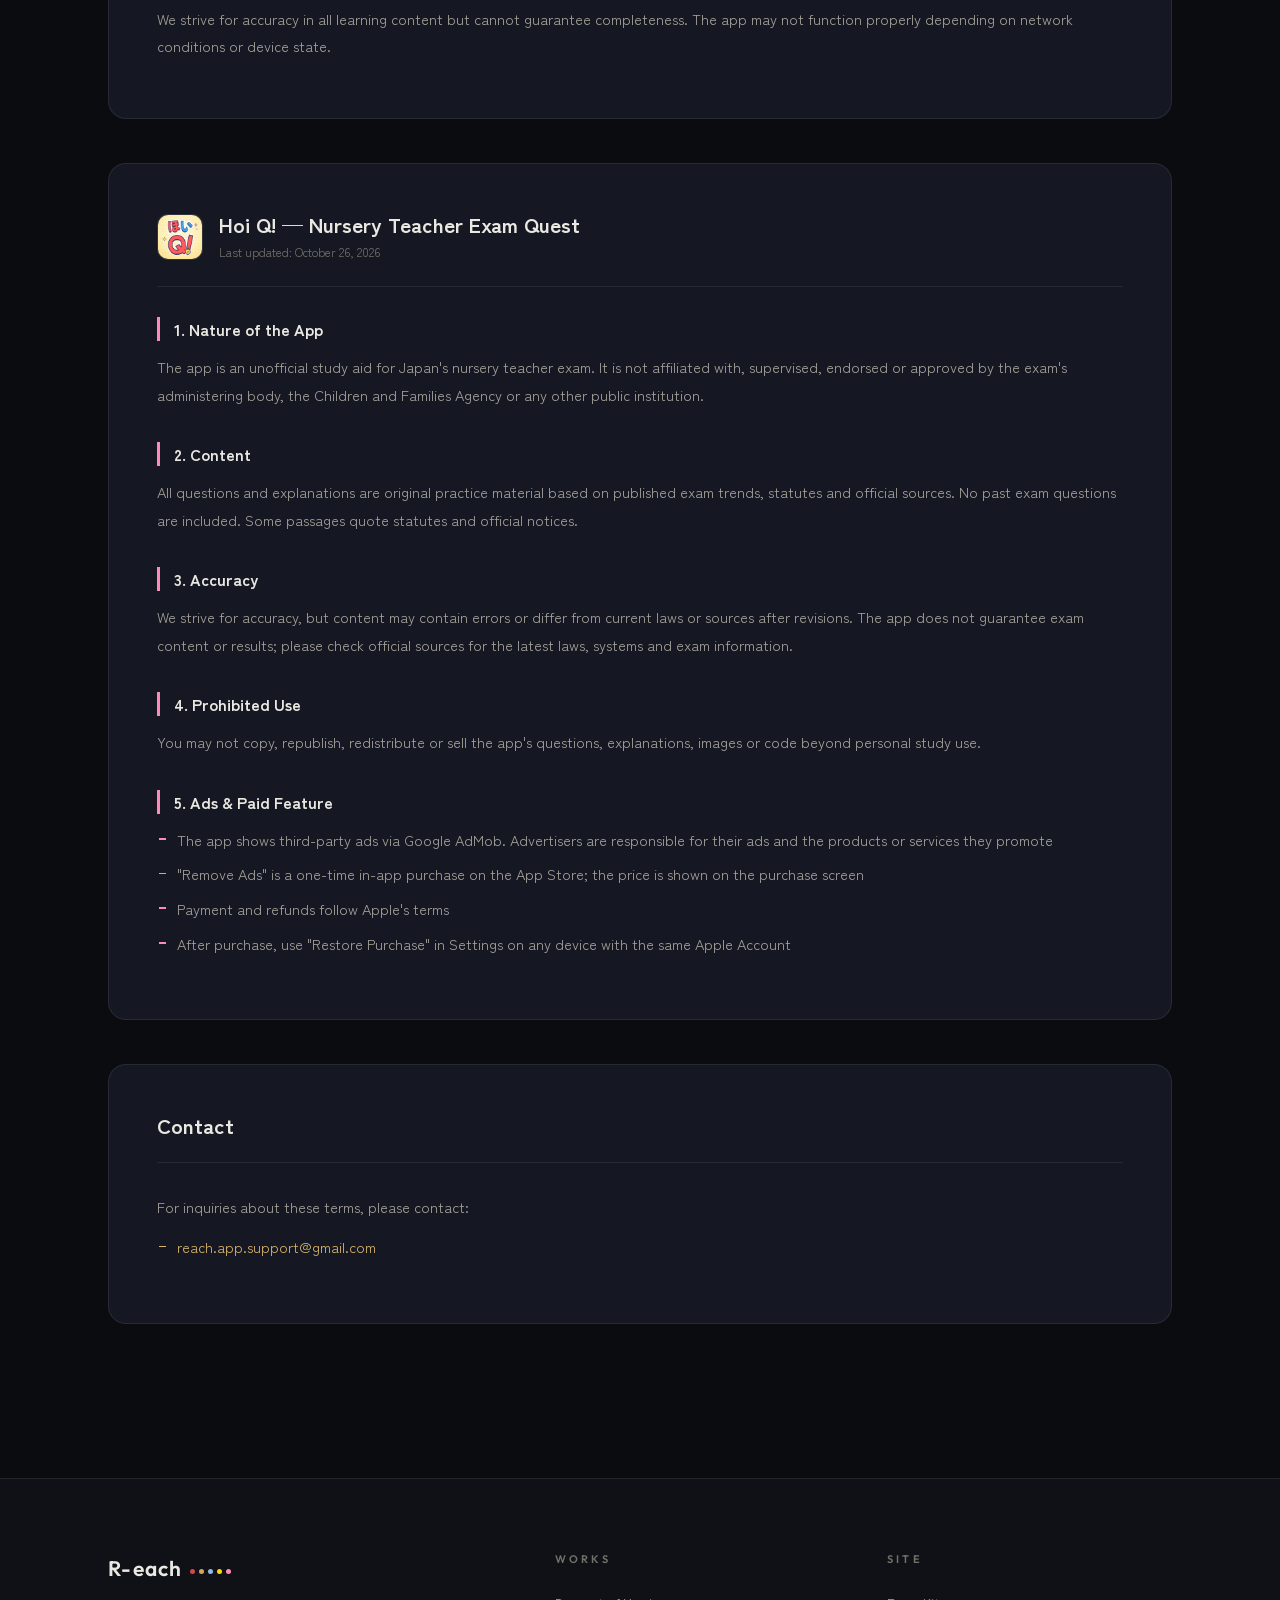
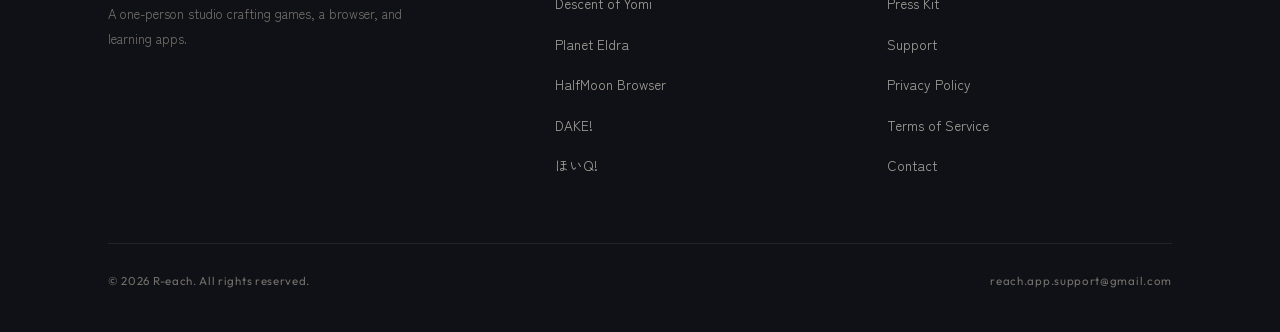
<file: terms.html>
<!DOCTYPE html>
<html lang="ja" data-l="ja">
<head>
<meta charset="UTF-8">
<meta name="viewport" content="width=device-width, initial-scale=1.0">
<title>利用規約 | R-each</title>
<meta name="description" content="R-eachが提供する各アプリ(Descent of Yomi / 惑星エルドラ / HalfMoon Browser / DAKE! / ほいQ!)の利用規約。">
<meta property="og:type" content="website">
<meta property="og:title" content="利用規約 | R-each">
<meta property="og:url" content="https://r-each0801.github.io/web/terms.html">
<meta property="og:image" content="https://r-each0801.github.io/web/assets/img/brand/ogp.jpg">
<link rel="icon" type="image/svg+xml" href="assets/img/brand/favicon.svg">
<link rel="preconnect" href="https://fonts.googleapis.com">
<link rel="preconnect" href="https://fonts.gstatic.com" crossorigin>
<link href="https://fonts.googleapis.com/css2?family=Zen+Kaku+Gothic+New:wght@400;500;700&family=Shippori+Mincho:wght@500;600;700&family=Outfit:wght@400;500;600;700&display=swap" rel="stylesheet">
<link rel="stylesheet" href="assets/css/style.css?v=20261026a">
</head>
<body>

<header class="site-header scrolled">
  <div class="header-inner">
    <a class="brand-logo" href="index.html">R-each<em><i></i><i></i><i></i><i></i><i></i></em></a>
    <nav class="site-nav">
      <a href="index.html#works"><span class="ja">作品</span><span class="en">Works</span></a>
      <a href="index.html#about"><span class="ja">R-eachについて</span><span class="en">About</span></a>
      <a href="support.html"><span class="ja">サポート</span><span class="en">Support</span></a>
      <a href="privacy.html"><span class="ja">プライバシー</span><span class="en">Privacy</span></a>
      <a href="terms.html" class="active"><span class="ja">利用規約</span><span class="en">Terms</span></a>
    </nav>
    <div style="display:flex;align-items:center;gap:10px;">
      <div class="lang-toggle" role="group" aria-label="Language">
        <button type="button" data-lang="ja">JA</button>
        <button type="button" data-lang="en">EN</button>
      </div>
      <button class="nav-burger" type="button" aria-label="Menu"><span></span></button>
    </div>
  </div>
</header>

<main>
  <div class="page-head">
    <div class="wrap">
      <p class="eyebrow">Legal</p>
      <h1><span class="ja">利用規約</span><span class="en">Terms of Service</span></h1>
      <p>
        <span class="ja">R-each(以下「当方」)が提供する各アプリの利用条件を定めます。各アプリをダウンロード、インストール、または使用した時点で、該当する規約に同意したものとみなされます。</span>
        <span class="en">These terms govern the use of apps provided by R-each ("we"). By downloading, installing, or using an app, you agree to the applicable terms below.</span>
      </p>
      <nav class="legal-nav">
        <a href="#common"><span class="dot" style="background:var(--brand);"></span><span class="ja">共通事項</span><span class="en">Common Terms</span></a>
        <a href="#yomi"><span class="dot" style="background:var(--c-yomi);"></span>Descent of Yomi</a>
        <a href="#halfmoon"><span class="dot" style="background:var(--c-moon);"></span>HalfMoon Browser</a>
        <a href="#eldora"><span class="dot" style="background:var(--c-eldora);"></span><span class="ja">惑星エルドラ</span><span class="en">Planet Eldra</span></a>
        <a href="#dake"><span class="dot" style="background:var(--c-dake);"></span>DAKE!</a>
        <a href="#hoiq"><span class="dot" style="background:var(--c-hoiq);"></span>ほいQ!</a>
      </nav>
    </div>
  </div>

  <section class="section" style="padding-top:70px;">
    <div class="wrap">

      <!-- ===== COMMON ===== -->
      <article class="legal-app" id="common">
        <div class="legal-app-head">
          <div><h2><span class="ja">全アプリ共通事項</span><span class="en">Terms Common to All Apps</span></h2></div>
        </div>
        <div class="legal-body">
          <h3><span class="ja">ライセンス</span><span class="en">License</span></h3>
          <p>
            <span class="ja">当方は各規約に従うことを条件として、ユーザーに対し、アプリを個人的・非商用で利用する非独占的・非譲渡的・再許諾不可のライセンスを許諾します。</span>
            <span class="en">Subject to these terms, we grant you a non-exclusive, non-transferable, non-sublicensable license to use our apps for personal, non-commercial purposes.</span>
          </p>
          <h3><span class="ja">禁止事項</span><span class="en">Prohibited Activities</span></h3>
          <ul>
            <li><span class="ja">アプリの逆コンパイル、逆アセンブル、リバースエンジニアリング、改変</span><span class="en">Decompiling, disassembling, reverse-engineering, or modifying the apps</span></li>
            <li><span class="ja">コンテンツの無断複製・転載・配布・再販売</span><span class="en">Unauthorized reproduction, reposting, distribution, or resale of content</span></li>
            <li><span class="ja">不正な手段による課金の回避、正常な運営を妨害する行為</span><span class="en">Circumventing purchases or disrupting normal operation</span></li>
            <li><span class="ja">法令または公序良俗に反する行為</span><span class="en">Any activity that violates laws or public order</span></li>
          </ul>
          <h3><span class="ja">知的財産権</span><span class="en">Intellectual Property</span></h3>
          <p>
            <span class="ja">各アプリに含まれるすべてのコンテンツ(テキスト、画像、音声、プログラムコード、デザイン等)の知的財産権は、開発者であるR-eachに帰属します。</span>
            <span class="en">All content in our apps (text, images, audio, code, design, etc.) is the intellectual property of R-each.</span>
          </p>
          <h3><span class="ja">免責事項</span><span class="en">Disclaimer</span></h3>
          <p>
            <span class="ja">各アプリは「現状のまま」提供され、完全性・正確性・有用性・特定目的適合性等を保証しません。アプリの利用に起因して生じた損害について、故意または重過失がない限り、当方は責任を負いません。当方は予告なく機能の変更・追加・削除・提供終了を行うことができます。</span>
            <span class="en">Our apps are provided "as is," without warranty of completeness, accuracy, usefulness, or fitness for a particular purpose. We are not liable for damages arising from use of the apps, absent willful misconduct or gross negligence. Features may be changed, added, removed, or discontinued without notice.</span>
          </p>
          <h3><span class="ja">準拠法・管轄</span><span class="en">Governing Law &amp; Jurisdiction</span></h3>
          <p>
            <span class="ja">各規約は日本法に準拠します。アプリに関して紛争が生じた場合、当方所在地を管轄する裁判所を第一審の専属的合意管轄とします。</span>
            <span class="en">These terms are governed by the laws of Japan. Any dispute shall be subject to the exclusive jurisdiction of the court governing our place of business in the first instance.</span>
          </p>
          <h3><span class="ja">規約の変更</span><span class="en">Changes to Terms</span></h3>
          <p>
            <span class="ja">当方は必要に応じて規約を変更できます。変更後にアプリの利用を継続した場合、変更後の規約に同意したものとみなします。重要な変更はアプリ内または本ページで告知します。</span>
            <span class="en">We may revise these terms as needed. Continued use after a revision constitutes acceptance. Significant changes will be announced in the app or on this page.</span>
          </p>
        </div>
      </article>

      <!-- ===== YOMI ===== -->
      <article class="legal-app t-yomi" id="yomi">
        <div class="legal-app-head">
          <div>
            <h2>Descent of Yomi <span style="font-weight:500;color:var(--faint);font-size:14px;">― <span class="ja">黄泉降り</span></span></h2>
            <p class="upd"><span class="ja">最終更新日: 2026年7月27日</span><span class="en">Last updated: July 27, 2026</span></p>
          </div>
        </div>
        <div class="legal-body">
          <h3><span class="ja">1. サービスの内容</span><span class="en">1. Service Description</span></h3>
          <p>
            <span class="ja">本作は、札(カード)でデッキを構築し、黄泉に潜む妖怪と戦うシングルプレイのローグライク・デッキ構築ゲームです。Steam(Windows)およびApp Store(iOS / iPadOS)を通じて配布されます。</span>
            <span class="en">The game is a single-player roguelike deckbuilder in which you build a deck of cards and battle the yokai of Yomi. It is distributed through Steam (Windows) and the App Store (iOS / iPadOS).</span>
          </p>

          <h3><span class="ja">2. 購入について</span><span class="en">2. Purchases</span></h3>
          <ul>
            <li><span class="ja">Steam版は買い切りです。購入・返金はValve Corporationの定める規約および返金ポリシーに従います。</span><span class="en">The Steam version is a one-time purchase. Purchases and refunds are governed by Valve Corporation's terms and refund policy.</span></li>
            <li><span class="ja">iOS版は無料でダウンロードでき、アプリ内課金「製品版購入」(買い切り)により全編がプレイ可能になります。</span><span class="en">The iOS version is free to download; the one-time “Full Version” in-app purchase unlocks the entire game.</span></li>
            <li><span class="ja">iOS版の購入・返金はApple Inc.の定める手続きに従います。当方は直接の返金には応じられません。</span><span class="en">iOS purchases and refunds follow Apple Inc.'s procedures; we cannot issue refunds directly.</span></li>
            <li><span class="ja">製品版は、購入時と同一のApple IDでサインインしている複数端末で「購入を復元」により利用できます。</span><span class="en">The Full Version can be restored on other devices signed in with the same Apple ID via “Restore Purchases”.</span></li>
          </ul>

          <h3><span class="ja">3. セーブデータ</span><span class="en">3. Save Data</span></h3>
          <p>
            <span class="ja">ゲームの進行データは各端末内にのみ保存されます。ゲームまたはアプリを削除するとデータは失われ、復旧はできません。プラットフォーム間でのセーブデータの引き継ぎには対応していません。</span>
            <span class="en">Progress is stored only on each device. Deleting the game erases it permanently, with no recovery. Save data cannot be transferred between platforms.</span>
          </p>

          <h3><span class="ja">4. ゲームバランス等の変更</span><span class="en">4. Balance &amp; Content Changes</span></h3>
          <p>
            <span class="ja">当方は、アップデートにより札・神器・敵の性能、難易度その他のゲームバランスを予告なく調整することがあります。これに伴う不利益について、当方は責任を負いません。</span>
            <span class="en">We may adjust cards, artifacts, enemy stats, difficulty, and other balance factors in updates without prior notice, and accept no liability for any disadvantage arising from such changes.</span>
          </p>

          <h3><span class="ja">5. 配信・実況について</span><span class="en">5. Streaming &amp; Video</span></h3>
          <p>
            <span class="ja">本作のプレイ動画・実況配信は、個人・法人を問わず自由に公開していただけます(収益化を含む)。ただし、ゲーム本体のデータやアセットそのものの再配布、本作を自作と偽る行為、公序良俗に反する用途はご遠慮ください。</span>
            <span class="en">You are free to publish and monetize gameplay videos and live streams of the game, whether as an individual or a company. Please do not redistribute the game's data or assets themselves, present the work as your own, or use it for purposes contrary to public order and decency.</span>
          </p>
        </div>
      </article>

      <!-- ===== HALFMOON ===== -->
      <article class="legal-app t-moon" id="halfmoon">
        <div class="legal-app-head">
          <div class="work-icon"><img src="assets/img/halfmoon/icon.webp" alt=""></div>
          <div>
            <h2>HalfMoon Browser</h2>
            <p class="upd"><span class="ja">最終更新日: 2026年4月21日</span><span class="en">Last updated: April 21, 2026</span></p>
          </div>
        </div>
        <div class="legal-body">
          <h3><span class="ja">1. 利用条件</span><span class="en">1. Conditions of Use</span></h3>
          <p>
            <span class="ja">本アプリはApple Inc.のApp Storeを通じて配布され、iOS / iPadOS 16.0以上の端末で動作します。App Storeの利用規約に同意できない場合、本アプリは利用できません。それ以外の環境での動作は保証しません。</span>
            <span class="en">The app is distributed via the Apple App Store and runs on iOS / iPadOS 16.0 or later. You must accept the App Store terms to use it; operation outside these environments is not guaranteed.</span>
          </p>
          <h3><span class="ja">2. Pro版機能</span><span class="en">2. Pro Features</span></h3>
          <p>
            <span class="ja">本アプリにはアプリ内課金(買い切り)で解放されるPro版機能があります。課金はApp Storeの規定に従い、キャンセル・返金はApple Inc.の定める手続きに従ってください(当方は直接の返金には応じられません)。同一のApple IDでサインインした複数端末間でPro版機能を共有できます。</span>
            <span class="en">Pro features are unlocked via a one-time in-app purchase. Billing follows App Store rules; cancellations and refunds follow Apple's procedures (we cannot issue refunds directly). Pro is shared across devices signed in with the same Apple ID.</span>
          </p>
          <h3><span class="ja">3. 表示されるWebコンテンツ</span><span class="en">3. Web Content</span></h3>
          <p>
            <span class="ja">本アプリはWebブラウザであり、ユーザーが指定したURLのコンテンツを読み込んで表示します。当該コンテンツの内容・著作権・合法性については各コンテンツ提供者が責任を負い、当方は一切の責任を負いません。検索結果はユーザーが選択した検索エンジンから取得したものであり、当方が選定・編集するものではありません。</span>
            <span class="en">As a web browser, the app loads and displays content from URLs you specify. Responsibility for that content — including copyright and legality — lies with its providers, not with us. Search results come from your chosen search engine and are not curated by us.</span>
          </p>
          <h3><span class="ja">4. 広告ブロック機能</span><span class="en">4. Ad Blocking</span></h3>
          <p>
            <span class="ja">広告ブロックはWebサイト運営者の収益モデルに影響を与える可能性があります。支援したいサイトではサイト別に広告ブロックを無効化できます。広告ブロックの有効/無効はユーザー自身の判断で設定するものであり、その結果について当方は責任を負いません。ブロックしきれない広告や、誤って非広告要素をブロックする場合があります。</span>
            <span class="en">Ad blocking may affect website operators' revenue. You can disable it per-site for creators you wish to support. Enabling or disabling ad blocking is your decision, and we accept no liability for its consequences. Some ads may slip through, and non-ad elements may occasionally be blocked by mistake.</span>
          </p>
          <h3><span class="ja">5. データの管理</span><span class="en">5. Your Data</span></h3>
          <p>
            <span class="ja">本アプリの利用により失われたデータ(履歴・ブックマーク・パスワード等)の復旧責任は負いません。重要なデータはiCloud同期等の手段でバックアップしてください。</span>
            <span class="en">We are not responsible for recovering lost data (history, bookmarks, passwords, etc.). Please back up important data, for example via iCloud sync.</span>
          </p>
        </div>
      </article>

      <!-- ===== ELDORA ===== -->
      <article class="legal-app t-eldora" id="eldora">
        <div class="legal-app-head">
          <div class="work-icon"><img src="assets/img/eldora/icon.webp" alt=""></div>
          <div>
            <h2><span class="ja">惑星エルドラ</span><span class="en">Planet Eldra</span></h2>
            <p class="upd"><span class="ja">最終更新日: 2026年4月14日</span><span class="en">Last updated: April 14, 2026</span></p>
          </div>
        </div>
        <div class="legal-body">
          <h3><span class="ja">1. サービスの内容</span><span class="en">1. Service Description</span></h3>
          <p>
            <span class="ja">本アプリは、六角形グリッド上で生態系を構築するシミュレーションゲームです。ユーザーは生物を配置し、食物連鎖と環境のバランスを取りながら、ステージごとのクリア条件の達成を目指します。</span>
            <span class="en">The App is a simulation game where users build ecosystems on a hexagonal grid, deploying creatures and balancing food chains to achieve stage objectives.</span>
          </p>
          <h3><span class="ja">2. アプリ内課金</span><span class="en">2. In-App Purchases</span></h3>
          <ul>
            <li><span class="ja">購入したポイントはゲーム内のステージ解放および生態写真の閲覧に使用します</span><span class="en">Purchased points are used to unlock stages and view ecology photos</span></li>
            <li><span class="ja">ポイントは消耗型であり、一度使用したポイントは復元できません</span><span class="en">Points are consumable and cannot be restored once used</span></li>
            <li><span class="ja">決済はApple App Storeの決済システムを通じて行われ、返金は各ストアのポリシーに従います</span><span class="en">Payments are processed by the Apple App Store; refunds follow the store's policies</span></li>
          </ul>
          <h3><span class="ja">3. ゲームデータ</span><span class="en">3. Game Data</span></h3>
          <p>
            <span class="ja">ゲームの進行データ(クリア記録、獲得ポイント、アンロック状態等)はデバイス内にのみ保存されます。アプリを削除するとすべてのデータが失われます。データのバックアップ機能は提供しておりません。</span>
            <span class="en">Game progress (clear records, points, unlocks) is stored only on your device. Deleting the App permanently erases all data; no backup feature is provided.</span>
          </p>
          <h3><span class="ja">4. 免責事項(補足)</span><span class="en">4. Additional Disclaimer</span></h3>
          <p>
            <span class="ja">デバイスの不具合やネットワーク障害によるデータ損失について、当方は責任を負いません。</span>
            <span class="en">We assume no liability for data loss caused by device malfunction or network issues.</span>
          </p>
        </div>
      </article>

      <!-- ===== DAKE ===== -->
      <article class="legal-app t-dake" id="dake">
        <div class="legal-app-head">
          <div class="work-icon"><img src="assets/img/dake/icon.webp" alt=""></div>
          <div>
            <h2>DAKE!</h2>
            <p class="upd"><span class="ja">最終更新日: 2026年3月6日</span><span class="en">Last updated: March 6, 2026</span></p>
          </div>
        </div>
        <div class="legal-body">
          <h3><span class="ja">1. アプリの概要</span><span class="en">1. About the App</span></h3>
          <p>
            <span class="ja">本アプリは、句動詞(phrasal verbs)を中心とした英語学習アプリです。穴埋めクイズ形式で10個の基本動詞(get, bring, take, make, go, come, put, turn, keep, give)の句動詞を学習できます。個人の学習目的でのみ使用できます。</span>
            <span class="en">The app teaches English phrasal verbs through fill-in-the-blank quizzes covering ten core verbs (get, bring, take, make, go, come, put, turn, keep, give). It is for personal study use only.</span>
          </p>
          <h3><span class="ja">2. サブスクリプション</span><span class="en">2. Subscriptions</span></h3>
          <ul>
            <li><span class="ja">有料のプレミアムプランには月額プランと年額プランがあります</span><span class="en">Premium is available as a monthly or yearly plan</span></li>
            <li><span class="ja">年額プランには7日間の無料トライアルがあります。トライアル中に解約した場合、料金は発生しません</span><span class="en">The yearly plan includes a 7-day free trial; cancel during the trial and you pay nothing</span></li>
            <li><span class="ja">購入の確認時にApple IDに課金されます</span><span class="en">Payment is charged to your Apple ID upon purchase confirmation</span></li>
            <li><span class="ja">現在の期間が終了する24時間前までに自動更新をオフにしない限り、自動的に更新されます</span><span class="en">Subscriptions auto-renew unless turned off at least 24 hours before the current period ends</span></li>
            <li><span class="ja">解約はApp Storeのアカウント設定から行えます。返金は各プラットフォームのポリシーに従います</span><span class="en">Cancel via your App Store account settings; refunds follow platform policies</span></li>
          </ul>
          <h3><span class="ja">3. プレミアムプランの特典</span><span class="en">3. Premium Benefits</span></h3>
          <ul>
            <li><span class="ja">広告の非表示</span><span class="en">No ads</span></li>
            <li><span class="ja">ライフ制限の解除(無制限で学習可能)</span><span class="en">No life limit (unlimited learning)</span></li>
          </ul>
          <h3><span class="ja">4. 学習コンテンツについて</span><span class="en">4. Learning Content</span></h3>
          <p>
            <span class="ja">学習コンテンツの正確性については最善を尽くしていますが、完全性を保証するものではありません。通信環境やデバイスの状態により、本アプリが正常に動作しない場合があります。</span>
            <span class="en">We strive for accuracy in all learning content but cannot guarantee completeness. The app may not function properly depending on network conditions or device state.</span>
          </p>
        </div>
      </article>

      <!-- ===== HOIQ ===== -->
      <article class="legal-app t-hoiq" id="hoiq">
        <div class="legal-app-head">
          <div class="work-icon"><img src="assets/img/hoiq/icon.webp" alt=""></div>
          <div>
            <h2><span class="ja">ほいQ! 保育士試験クエスト</span><span class="en">Hoi Q! — Nursery Teacher Exam Quest</span></h2>
            <p class="upd"><span class="ja">最終更新日: 2026年10月26日</span><span class="en">Last updated: October 26, 2026</span></p>
          </div>
        </div>
        <div class="legal-body">
          <h3><span class="ja">1. 本アプリの性質</span><span class="en">1. Nature of the App</span></h3>
          <p>
            <span class="ja">本アプリは、保育士試験の学習を支援するための非公式の学習用アプリです。全国保育士養成協議会、こども家庭庁その他の公的機関とは関係がなく、これらの機関が監修・推奨・承認するものではありません。</span>
            <span class="en">The app is an unofficial study aid for Japan's nursery teacher exam. It is not affiliated with, supervised, endorsed or approved by the exam's administering body, the Children and Families Agency or any other public institution.</span>
          </p>
          <h3><span class="ja">2. 収録内容</span><span class="en">2. Content</span></h3>
          <p>
            <span class="ja">本アプリの問題・解説は、公表された試験の出題傾向、法令および公的資料をもとに作成したオリジナルの予想問題です。過去の試験問題そのものは収録していません。法令・告示等の文言を引用している箇所があります。</span>
            <span class="en">All questions and explanations are original practice material based on published exam trends, statutes and official sources. No past exam questions are included. Some passages quote statutes and official notices.</span>
          </p>
          <h3><span class="ja">3. 内容の正確性</span><span class="en">3. Accuracy</span></h3>
          <p>
            <span class="ja">当方は内容の正確性に努めますが、誤り、法令改正等による変更、資料の更新による相違が含まれる可能性があります。本アプリは試験の出題内容や合否を保証するものではありません。最新の法令・制度・試験情報は、公式の資料でご確認ください。</span>
            <span class="en">We strive for accuracy, but content may contain errors or differ from current laws or sources after revisions. The app does not guarantee exam content or results; please check official sources for the latest laws, systems and exam information.</span>
          </p>
          <h3><span class="ja">4. 禁止事項</span><span class="en">4. Prohibited Use</span></h3>
          <p>
            <span class="ja">本アプリの問題・解説・画像・プログラム等を、私的な学習の範囲を超えて複製・転載・再配布・販売することを禁止します。</span>
            <span class="en">You may not copy, republish, redistribute or sell the app's questions, explanations, images or code beyond personal study use.</span>
          </p>
          <h3><span class="ja">5. 広告と有料機能</span><span class="en">5. Ads &amp; Paid Feature</span></h3>
          <ul>
            <li><span class="ja">本アプリには、Google AdMob による第三者の広告が表示されます。広告の内容および広告先の商品・サービスについては、それぞれの広告主が責任を負います</span><span class="en">The app shows third-party ads via Google AdMob. Advertisers are responsible for their ads and the products or services they promote</span></li>
            <li><span class="ja">「広告を消す」は、App Store のアプリ内課金で購入できる買い切りの機能です。価格は購入画面に表示されます</span><span class="en">"Remove Ads" is a one-time in-app purchase on the App Store; the price is shown on the purchase screen</span></li>
            <li><span class="ja">代金の支払い・返金は Apple の定める条件に従います</span><span class="en">Payment and refunds follow Apple's terms</span></li>
            <li><span class="ja">購入後は、同じ Apple アカウントの端末で「設定」の「購入を復元する」から再び利用できます</span><span class="en">After purchase, use "Restore Purchase" in Settings on any device with the same Apple Account</span></li>
          </ul>
        </div>
      </article>

      <!-- ===== CONTACT ===== -->
      <article class="legal-app">
        <div class="legal-app-head">
          <div><h2><span class="ja">お問い合わせ</span><span class="en">Contact</span></h2></div>
        </div>
        <div class="legal-body">
          <p>
            <span class="ja">各規約に関するお問い合わせは、以下までお願いします。</span>
            <span class="en">For inquiries about these terms, please contact:</span>
          </p>
          <ul>
            <li><a href="mailto:reach.app.support@gmail.com">reach.app.support@gmail.com</a></li>
          </ul>
        </div>
      </article>

    </div>
  </section>
</main>

<footer class="site-footer">
  <div class="wrap">
    <div class="footer-grid">
      <div class="footer-brand">
        <a class="brand-logo" href="index.html">R-each<em><i></i><i></i><i></i><i></i><i></i></em></a>
        <p>
          <span class="ja">ゲームからブラウザ、学習アプリまでを手掛ける個人開発スタジオ。</span>
          <span class="en">A one-person studio crafting games, a browser, and learning apps.</span>
        </p>
      </div>
      <div class="footer-col">
        <h4>Works</h4>
        <ul>
          <li><a href="apps/descent-of-yomi.html">Descent of Yomi</a></li>
          <li><a href="apps/planet-eldora.html"><span class="ja">惑星エルドラ</span><span class="en">Planet Eldra</span></a></li>
          <li><a href="apps/halfmoon-browser.html">HalfMoon Browser</a></li>
          <li><a href="apps/dake.html">DAKE!</a></li>
          <li><a href="apps/hoiq.html">ほいQ!</a></li>
        </ul>
      </div>
      <div class="footer-col">
        <h4>Site</h4>
        <ul>
          <li><a href="apps/descent-of-yomi-presskit.html"><span class="ja">メディアキット</span><span class="en">Press Kit</span></a></li>
          <li><a href="support.html"><span class="ja">サポート</span><span class="en">Support</span></a></li>
          <li><a href="privacy.html"><span class="ja">プライバシーポリシー</span><span class="en">Privacy Policy</span></a></li>
          <li><a href="terms.html"><span class="ja">利用規約</span><span class="en">Terms of Service</span></a></li>
          <li><a href="mailto:reach.app.support@gmail.com"><span class="ja">お問い合わせ</span><span class="en">Contact</span></a></li>
        </ul>
      </div>
    </div>
    <div class="footer-bottom">
      <small>© 2026 R-each. All rights reserved.</small>
      <small>reach.app.support@gmail.com</small>
    </div>
  </div>
</footer>

<script src="assets/js/main.js?v=20261026a"></script>
</body>
</html>
</file>
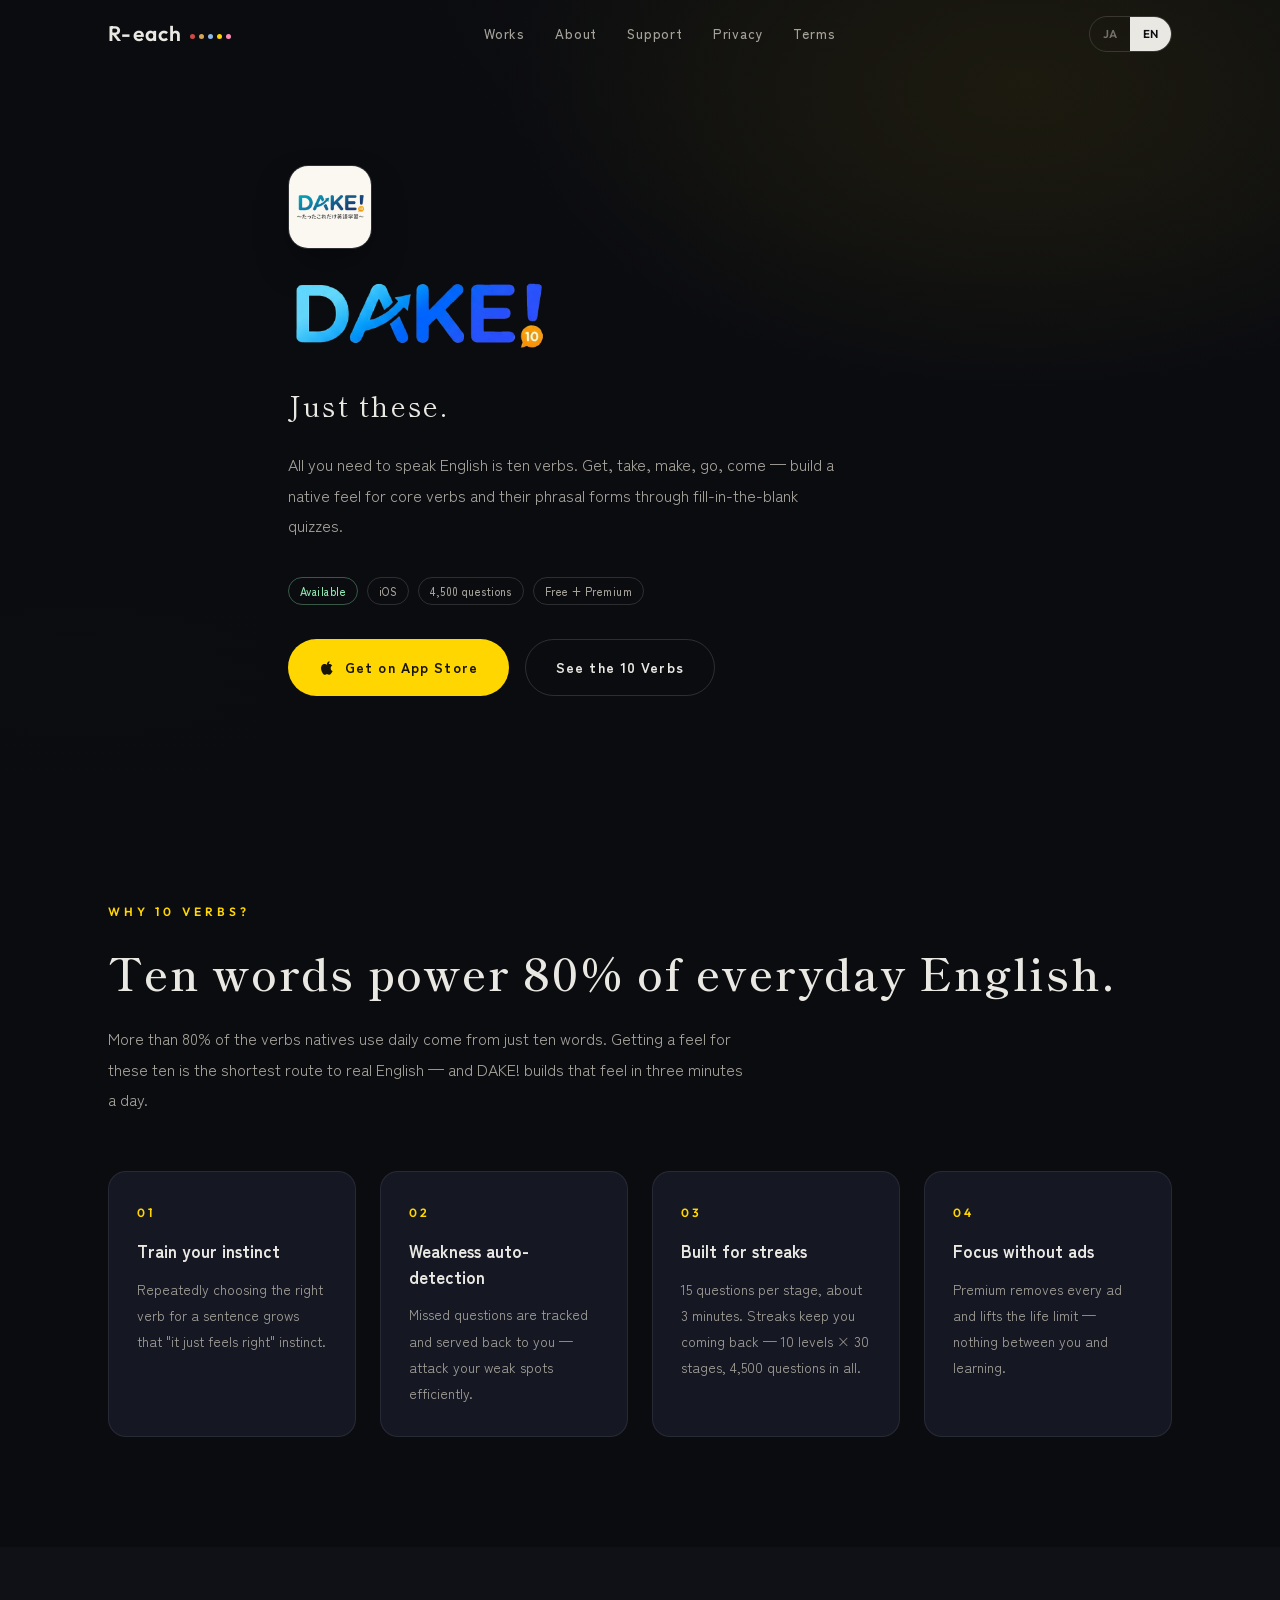
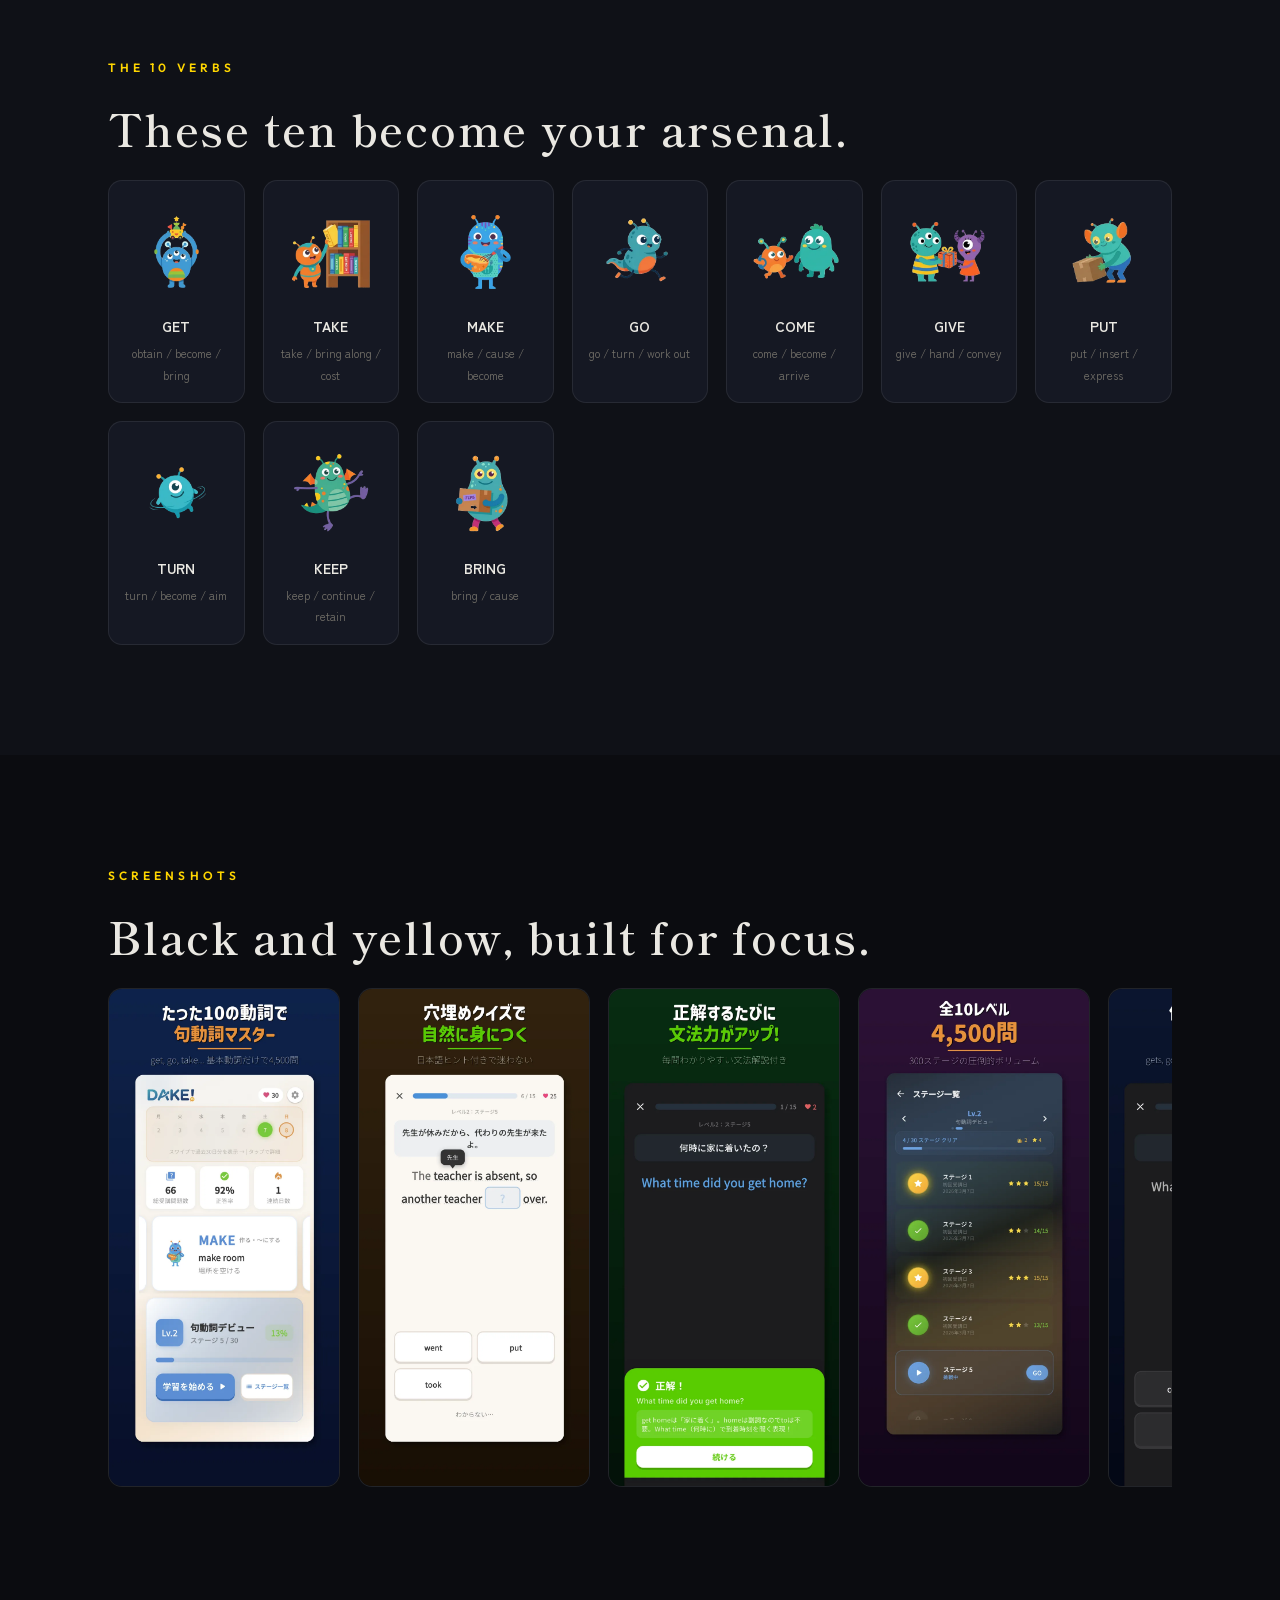
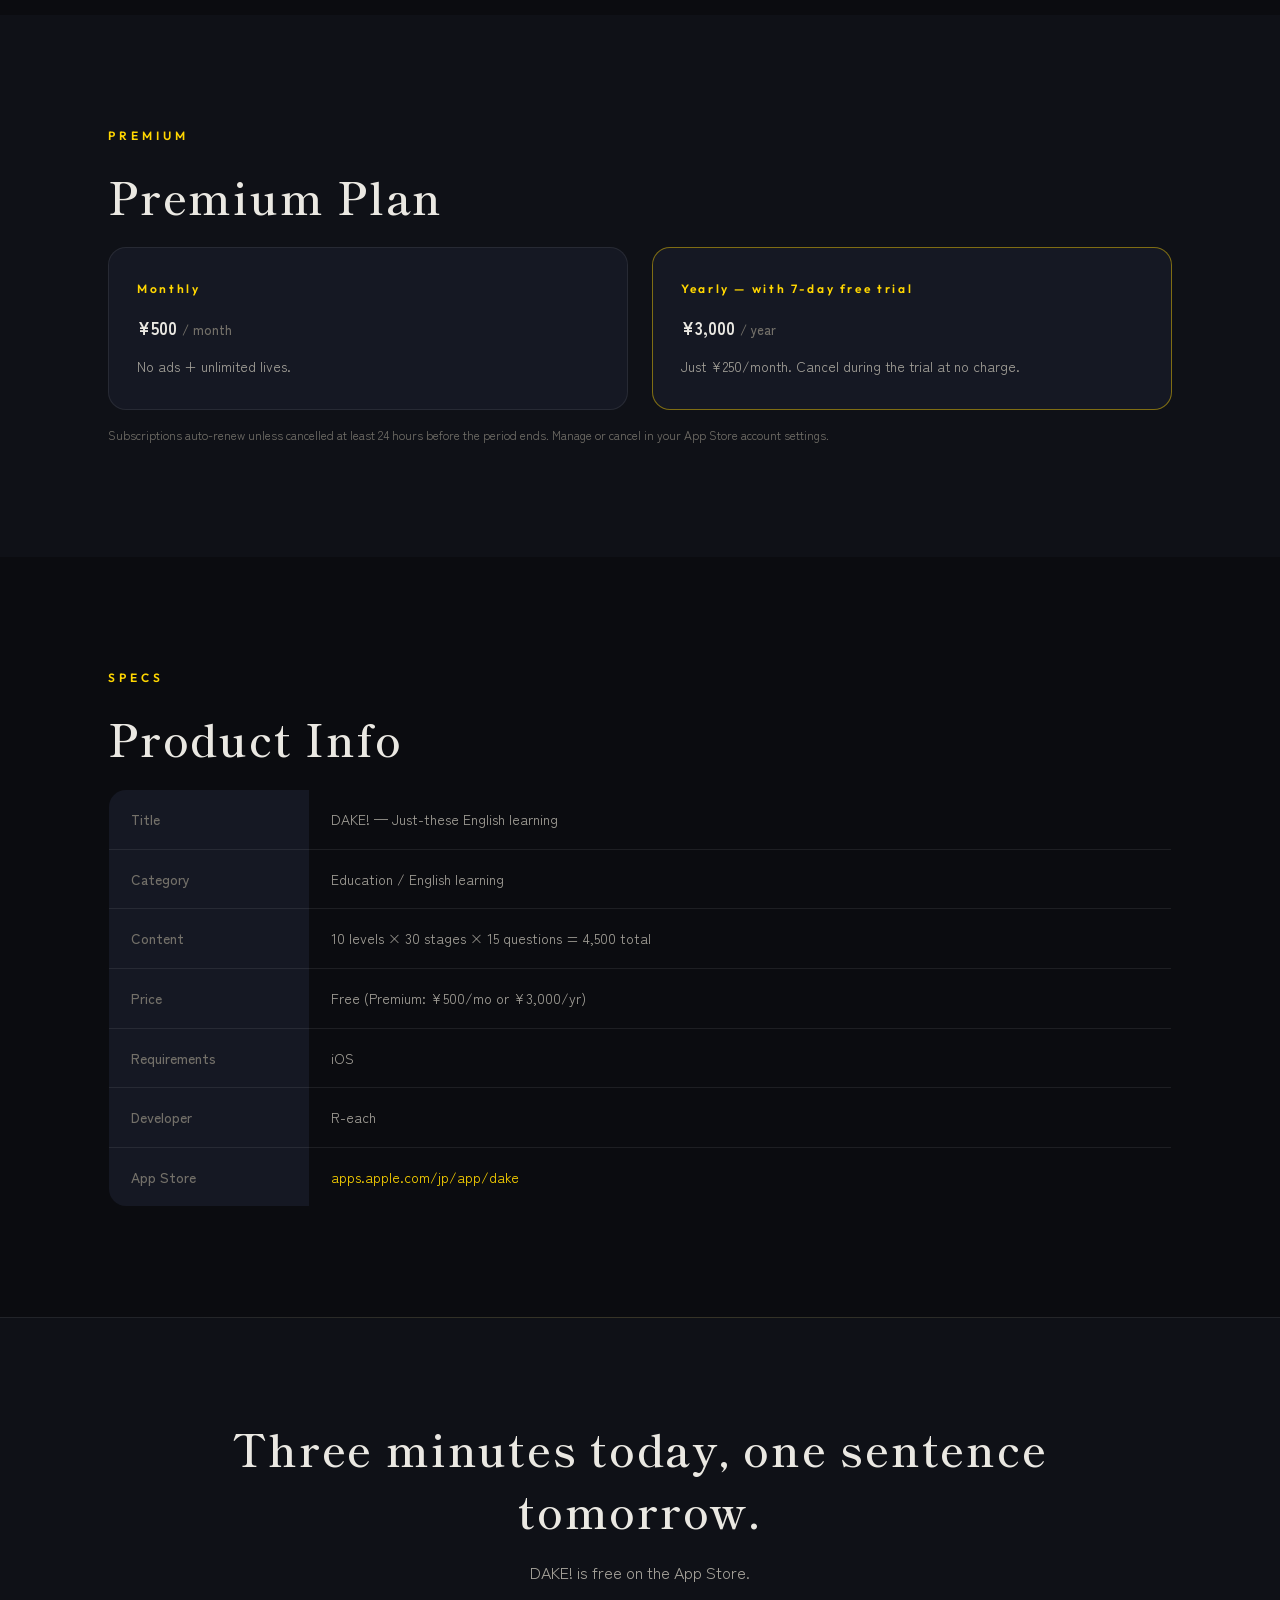
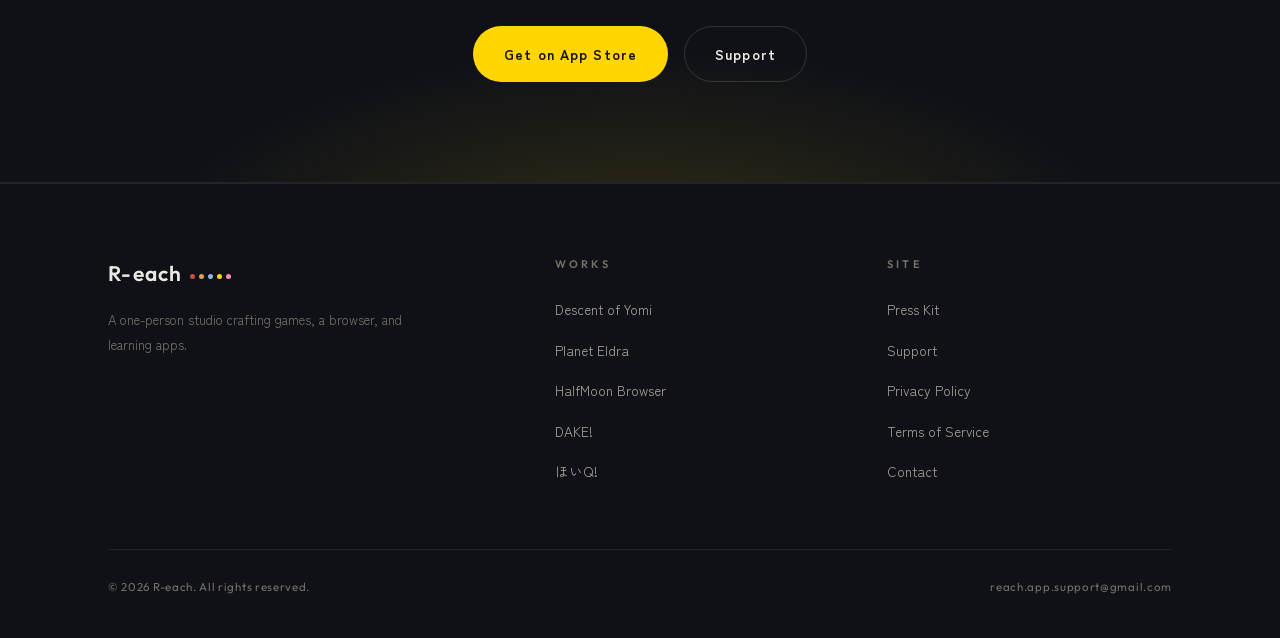
<file: apps/dake.html>
<!DOCTYPE html>
<html lang="ja" data-l="ja">
<head>
<meta charset="UTF-8">
<meta name="viewport" content="width=device-width, initial-scale=1.0">
<title>DAKE! ― たったこれだけ英語学習 | R-each</title>
<meta name="description" content="英語を話すのに必要なのは、たった10の動詞だけ。穴埋めクイズで句動詞をマスターする英語学習アプリ『DAKE!』公式ページ。App Storeで配信中。">
<meta property="og:type" content="website">
<meta property="og:title" content="DAKE! ― たったこれだけ英語学習 | R-each">
<meta property="og:description" content="たった10の基本動詞で句動詞をマスター。1ステージ15問、約3分。App Storeで配信中。">
<meta property="og:url" content="https://r-each0801.github.io/web/apps/dake.html">
<meta property="og:image" content="https://r-each0801.github.io/web/assets/img/dake/feature.webp">
<meta name="twitter:card" content="summary_large_image">
<link rel="icon" type="image/svg+xml" href="../assets/img/brand/favicon.svg">
<link rel="preconnect" href="https://fonts.googleapis.com">
<link rel="preconnect" href="https://fonts.gstatic.com" crossorigin>
<link href="https://fonts.googleapis.com/css2?family=Zen+Kaku+Gothic+New:wght@400;500;700&family=Shippori+Mincho:wght@500;600;700&family=Outfit:wght@400;500;600;700&display=swap" rel="stylesheet">
<link rel="stylesheet" href="../assets/css/style.css?v=20261026a">
</head>
<body class="p-dake">

<header class="site-header">
  <div class="header-inner">
    <a class="brand-logo" href="../index.html">R-each<em><i></i><i></i><i></i><i></i><i></i></em></a>
    <nav class="site-nav">
      <a href="../index.html#works"><span class="ja">作品</span><span class="en">Works</span></a>
      <a href="../index.html#about"><span class="ja">R-eachについて</span><span class="en">About</span></a>
      <a href="../support.html"><span class="ja">サポート</span><span class="en">Support</span></a>
      <a href="../privacy.html"><span class="ja">プライバシー</span><span class="en">Privacy</span></a>
      <a href="../terms.html"><span class="ja">利用規約</span><span class="en">Terms</span></a>
    </nav>
    <div style="display:flex;align-items:center;gap:10px;">
      <div class="lang-toggle" role="group" aria-label="Language">
        <button type="button" data-lang="ja">JA</button>
        <button type="button" data-lang="en">EN</button>
      </div>
      <button class="nav-burger" type="button" aria-label="Menu"><span></span></button>
    </div>
  </div>
</header>

<main>

  <!-- ===== HERO ===== -->
  <section class="app-hero">
    <div class="app-hero-bg tint" style="background:radial-gradient(1000px 620px at 78% -10%, rgba(255,214,0,.13), transparent 60%), radial-gradient(700px 460px at 6% 105%, rgba(255,214,0,.06), transparent 60%), var(--bg);"></div>
    <div class="wrap app-hero-inner">
      <div class="app-icon-lg"><img src="../assets/img/dake/icon.webp" alt="DAKE! アイコン"></div>
      <img class="app-logo-img" src="../assets/img/dake/logo_dark.webp" alt="DAKE!" style="max-width:260px;">
      <p class="app-tagline">
        <span class="ja">たったこれだけ。</span>
        <span class="en">Just these.</span>
      </p>
      <p class="app-sub">
        <span class="ja">英語を話すのに必要なのは、たった10の動詞だけ。get / take / make / go / come ― 超基本動詞の「感覚」を穴埋めクイズで身につける句動詞特化の英語学習アプリ。</span>
        <span class="en">All you need to speak English is ten verbs. Get, take, make, go, come — build a native feel for core verbs and their phrasal forms through fill-in-the-blank quizzes.</span>
      </p>
      <div class="chips">
        <span class="tag status-live"><span class="ja">配信中</span><span class="en">Available</span></span>
        <span class="tag">iOS</span>
        <span class="tag"><span class="ja">全4,500問</span><span class="en">4,500 questions</span></span>
        <span class="tag"><span class="ja">無料 + プレミアム</span><span class="en">Free + Premium</span></span>
      </div>
      <div class="hero-cta">
        <a class="btn btn-primary" href="https://apps.apple.com/jp/app/dake/id6760178782" target="_blank" rel="noopener">
          <svg width="16" height="16" viewBox="0 0 24 24" fill="currentColor" aria-hidden="true"><path d="M18.7 19.5c-.9 1.3-1.8 2.6-3.2 2.6-1.4 0-1.9-.8-3.5-.8s-2.1.8-3.4.9c-1.4 0-2.4-1.4-3.3-2.7C3.4 16.8 2 11.9 3.9 8.7c.9-1.6 2.6-2.6 4.4-2.6 1.4 0 2.7.9 3.5.9.8 0 2.4-1.1 4-1 .7 0 2.7.3 4 2.1-.1.1-2.4 1.4-2.3 4.1 0 3.3 2.9 4.4 2.9 4.4-.1.1-.5 1.6-1.7 2.9zM13 3.5c.7-.9 1.9-1.5 2.9-1.5.1 1.1-.3 2.3-1 3.1-.7.9-1.8 1.6-2.9 1.5-.2-1.1.4-2.3 1-3.1z"/></svg>
          <span class="ja">App Storeで入手</span><span class="en">Get on App Store</span>
        </a>
        <a class="btn btn-ghost" href="#verbs"><span class="ja">10の動詞を見る</span><span class="en">See the 10 Verbs</span></a>
      </div>
    </div>
  </section>

  <!-- ===== WHY ===== -->
  <section class="section" id="why">
    <div class="wrap">
      <p class="eyebrow rv">Why 10 Verbs?</p>
      <h2 class="section-title rv">
        <span class="ja">日常会話の8割は、この10語でできている。</span>
        <span class="en">Ten words power 80% of everyday English.</span>
      </h2>
      <p class="section-lead rv">
        <span class="ja">ネイティブが日常会話で使う動詞の8割以上は、たった10語で構成されています。文法も語彙も、まずこの10語の感覚をつかむことが英語習得の最短ルート。DAKE!はその感覚を毎日3分のクイズで育てます。</span>
        <span class="en">More than 80% of the verbs natives use daily come from just ten words. Getting a feel for these ten is the shortest route to real English — and DAKE! builds that feel in three minutes a day.</span>
      </p>
      <div class="feature-grid">
        <div class="feature-card rv">
          <p class="f-num">01</p>
          <h3><span class="ja">穴埋め式で直感を鍛える</span><span class="en">Train your instinct</span></h3>
          <p><span class="ja">日本語文に対して最適な英語動詞を選ぶ訓練を繰り返すことで、「なんとなくわかる」感覚が育ちます。</span><span class="en">Repeatedly choosing the right verb for a sentence grows that "it just feels right" instinct.</span></p>
        </div>
        <div class="feature-card rv">
          <p class="f-num">02</p>
          <h3><span class="ja">苦手を自動検出</span><span class="en">Weakness auto-detection</span></h3>
          <p><span class="ja">間違えた問題を記録し、苦手な動詞を集中的に出題。効率よく弱点を克服できます。</span><span class="en">Missed questions are tracked and served back to you — attack your weak spots efficiently.</span></p>
        </div>
        <div class="feature-card rv">
          <p class="f-num">03</p>
          <h3><span class="ja">毎日続けられる設計</span><span class="en">Built for streaks</span></h3>
          <p><span class="ja">1ステージ15問、約3分で完結。連続学習記録(ストリーク)が習慣化をサポート。全10レベル×30ステージ、4,500問。</span><span class="en">15 questions per stage, about 3 minutes. Streaks keep you coming back — 10 levels × 30 stages, 4,500 questions in all.</span></p>
        </div>
        <div class="feature-card rv">
          <p class="f-num">04</p>
          <h3><span class="ja">広告なしで集中できる</span><span class="en">Focus without ads</span></h3>
          <p><span class="ja">プレミアムプランなら広告ゼロ&amp;ライフ無制限。学習の邪魔を一切排除した環境で取り組めます。</span><span class="en">Premium removes every ad and lifts the life limit — nothing between you and learning.</span></p>
        </div>
      </div>
    </div>
  </section>

  <!-- ===== 10 VERBS ===== -->
  <section class="section alt" id="verbs">
    <div class="wrap">
      <p class="eyebrow rv">The 10 Verbs</p>
      <h2 class="section-title rv">
        <span class="ja">この10語が、あなたの武器になる。</span>
        <span class="en">These ten become your arsenal.</span>
      </h2>
      <div class="cell-grid" style="grid-template-columns:repeat(auto-fill,minmax(130px,1fr));">
        <div class="cell rv"><img src="../assets/img/dake/verb_get.webp" alt="GET" loading="lazy"><p class="c-name">GET</p><p class="c-role"><span class="ja">得る・なる・連れてくる</span><span class="en">obtain / become / bring</span></p></div>
        <div class="cell rv"><img src="../assets/img/dake/verb_take.webp" alt="TAKE" loading="lazy"><p class="c-name">TAKE</p><p class="c-role"><span class="ja">取る・連れていく・かかる</span><span class="en">take / bring along / cost</span></p></div>
        <div class="cell rv"><img src="../assets/img/dake/verb_make.webp" alt="MAKE" loading="lazy"><p class="c-name">MAKE</p><p class="c-role"><span class="ja">作る・させる・〜になる</span><span class="en">make / cause / become</span></p></div>
        <div class="cell rv"><img src="../assets/img/dake/verb_go.webp" alt="GO" loading="lazy"><p class="c-name">GO</p><p class="c-role"><span class="ja">行く・〜になる・うまくいく</span><span class="en">go / turn / work out</span></p></div>
        <div class="cell rv"><img src="../assets/img/dake/verb_come.webp" alt="COME" loading="lazy"><p class="c-name">COME</p><p class="c-role"><span class="ja">来る・〜になる・やってくる</span><span class="en">come / become / arrive</span></p></div>
        <div class="cell rv"><img src="../assets/img/dake/verb_give.webp" alt="GIVE" loading="lazy"><p class="c-name">GIVE</p><p class="c-role"><span class="ja">与える・渡す・伝える</span><span class="en">give / hand / convey</span></p></div>
        <div class="cell rv"><img src="../assets/img/dake/verb_put.webp" alt="PUT" loading="lazy"><p class="c-name">PUT</p><p class="c-role"><span class="ja">置く・入れる・表現する</span><span class="en">put / insert / express</span></p></div>
        <div class="cell rv"><img src="../assets/img/dake/verb_turn.webp" alt="TURN" loading="lazy"><p class="c-name">TURN</p><p class="c-role"><span class="ja">回す・〜になる・向ける</span><span class="en">turn / become / aim</span></p></div>
        <div class="cell rv"><img src="../assets/img/dake/verb_keep.webp" alt="KEEP" loading="lazy"><p class="c-name">KEEP</p><p class="c-role"><span class="ja">保つ・続ける・取っておく</span><span class="en">keep / continue / retain</span></p></div>
        <div class="cell rv"><img src="../assets/img/dake/verb_bring.webp" alt="BRING" loading="lazy"><p class="c-name">BRING</p><p class="c-role"><span class="ja">持ってくる・もたらす</span><span class="en">bring / cause</span></p></div>
      </div>
    </div>
  </section>

  <!-- ===== SCREENSHOTS ===== -->
  <section class="section">
    <div class="wrap">
      <p class="eyebrow rv">Screenshots</p>
      <h2 class="section-title rv">
        <span class="ja">黒と黄色の、集中できる画面。</span>
        <span class="en">Black and yellow, built for focus.</span>
      </h2>
      <div class="shot-scroll rv">
        <figure class="shot"><img src="../assets/img/dake/screen_1.webp" alt="ホーム画面" loading="lazy"></figure>
        <figure class="shot"><img src="../assets/img/dake/screen_2.webp" alt="クイズ画面" loading="lazy"></figure>
        <figure class="shot"><img src="../assets/img/dake/screen_3.webp" alt="文法解説画面" loading="lazy"></figure>
        <figure class="shot"><img src="../assets/img/dake/screen_4.webp" alt="ステージ選択画面" loading="lazy"></figure>
        <figure class="shot"><img src="../assets/img/dake/screen_5.webp" alt="クイズ画面(ダークモード)" loading="lazy"></figure>
        <figure class="shot"><img src="../assets/img/dake/screen_6.webp" alt="単語詳細画面" loading="lazy"></figure>
        <figure class="shot"><img src="../assets/img/dake/screen_7.webp" alt="日次統計画面" loading="lazy"></figure>
        <figure class="shot"><img src="../assets/img/dake/screen_8.webp" alt="ダーク/ライトテーマ比較" loading="lazy"></figure>
      </div>
    </div>
  </section>

  <!-- ===== PREMIUM ===== -->
  <section class="section alt">
    <div class="wrap">
      <p class="eyebrow rv">Premium</p>
      <h2 class="section-title rv">
        <span class="ja">プレミアムプラン</span>
        <span class="en">Premium Plan</span>
      </h2>
      <div class="feature-grid" style="grid-template-columns:repeat(auto-fit,minmax(260px,1fr));">
        <div class="feature-card rv">
          <p class="f-num"><span class="ja">月額</span><span class="en">Monthly</span></p>
          <h3>¥500 <span style="font-size:13px;color:var(--faint);font-weight:500;">/ <span class="ja">月</span><span class="en">month</span></span></h3>
          <p><span class="ja">広告非表示+ライフ制限解除(無制限学習)。</span><span class="en">No ads + unlimited lives.</span></p>
        </div>
        <div class="feature-card rv" style="border-color:color-mix(in srgb, var(--c-dake) 45%, transparent);">
          <p class="f-num"><span class="ja">年額 ― 7日間無料トライアル付き</span><span class="en">Yearly — with 7-day free trial</span></p>
          <h3>¥3,000 <span style="font-size:13px;color:var(--faint);font-weight:500;">/ <span class="ja">年</span><span class="en">year</span></span></h3>
          <p><span class="ja">月あたり250円。トライアル中の解約は無料です。</span><span class="en">Just ¥250/month. Cancel during the trial at no charge.</span></p>
        </div>
      </div>
      <p class="store-note rv">
        <span class="ja">サブスクリプションは自動更新です。期間終了の24時間前までに解約しない限り自動更新されます。管理・解約はApp Storeのアカウント設定から行えます。</span>
        <span class="en">Subscriptions auto-renew unless cancelled at least 24 hours before the period ends. Manage or cancel in your App Store account settings.</span>
      </p>
    </div>
  </section>

  <!-- ===== SPEC ===== -->
  <section class="section">
    <div class="wrap">
      <p class="eyebrow rv">Specs</p>
      <h2 class="section-title rv"><span class="ja">製品情報</span><span class="en">Product Info</span></h2>
      <table class="spec-table rv">
        <tr><th><span class="ja">タイトル</span><span class="en">Title</span></th><td><span class="ja">DAKE! 〜たったこれだけ英語学習〜</span><span class="en">DAKE! — Just-these English learning</span></td></tr>
        <tr><th><span class="ja">カテゴリ</span><span class="en">Category</span></th><td><span class="ja">教育 / 英語学習</span><span class="en">Education / English learning</span></td></tr>
        <tr><th><span class="ja">コンテンツ</span><span class="en">Content</span></th><td><span class="ja">10レベル × 30ステージ × 15問 = 全4,500問</span><span class="en">10 levels × 30 stages × 15 questions = 4,500 total</span></td></tr>
        <tr><th><span class="ja">価格</span><span class="en">Price</span></th><td><span class="ja">無料(プレミアム: 月額500円 / 年額3,000円)</span><span class="en">Free (Premium: ¥500/mo or ¥3,000/yr)</span></td></tr>
        <tr><th><span class="ja">対応環境</span><span class="en">Requirements</span></th><td>iOS</td></tr>
        <tr><th><span class="ja">開発</span><span class="en">Developer</span></th><td>R-each</td></tr>
        <tr><th>App Store</th><td><a href="https://apps.apple.com/jp/app/dake/id6760178782" target="_blank" rel="noopener" style="color:var(--c-dake);">apps.apple.com/jp/app/dake</a></td></tr>
      </table>
    </div>
  </section>

  <!-- ===== CTA ===== -->
  <section class="cta-band">
    <div class="wrap">
      <h2 class="section-title rv">
        <span class="ja">今日の3分が、明日の一言になる。</span>
        <span class="en">Three minutes today, one sentence tomorrow.</span>
      </h2>
      <p class="rv">
        <span class="ja">DAKE!はApp Storeで無料配信中です。</span>
        <span class="en">DAKE! is free on the App Store.</span>
      </p>
      <div class="hero-cta rv">
        <a class="btn btn-primary" href="https://apps.apple.com/jp/app/dake/id6760178782" target="_blank" rel="noopener"><span class="ja">App Storeで入手</span><span class="en">Get on App Store</span></a>
        <a class="btn btn-ghost" href="../support.html#dake"><span class="ja">サポート</span><span class="en">Support</span></a>
      </div>
    </div>
  </section>

</main>

<footer class="site-footer">
  <div class="wrap">
    <div class="footer-grid">
      <div class="footer-brand">
        <a class="brand-logo" href="../index.html">R-each<em><i></i><i></i><i></i><i></i><i></i></em></a>
        <p>
          <span class="ja">ゲームからブラウザ、学習アプリまでを手掛ける個人開発スタジオ。</span>
          <span class="en">A one-person studio crafting games, a browser, and learning apps.</span>
        </p>
      </div>
      <div class="footer-col">
        <h4>Works</h4>
        <ul>
          <li><a href="descent-of-yomi.html">Descent of Yomi</a></li>
          <li><a href="planet-eldora.html"><span class="ja">惑星エルドラ</span><span class="en">Planet Eldra</span></a></li>
          <li><a href="halfmoon-browser.html">HalfMoon Browser</a></li>
          <li><a href="dake.html">DAKE!</a></li>
          <li><a href="hoiq.html">ほいQ!</a></li>
        </ul>
      </div>
      <div class="footer-col">
        <h4>Site</h4>
        <ul>
          <li><a href="descent-of-yomi-presskit.html"><span class="ja">メディアキット</span><span class="en">Press Kit</span></a></li>
          <li><a href="../support.html"><span class="ja">サポート</span><span class="en">Support</span></a></li>
          <li><a href="../privacy.html"><span class="ja">プライバシーポリシー</span><span class="en">Privacy Policy</span></a></li>
          <li><a href="../terms.html"><span class="ja">利用規約</span><span class="en">Terms of Service</span></a></li>
          <li><a href="mailto:reach.app.support@gmail.com"><span class="ja">お問い合わせ</span><span class="en">Contact</span></a></li>
        </ul>
      </div>
    </div>
    <div class="footer-bottom">
      <small>© 2026 R-each. All rights reserved.</small>
      <small>reach.app.support@gmail.com</small>
    </div>
  </div>
</footer>

<script src="../assets/js/main.js?v=20261026a"></script>
</body>
</html>
</file>
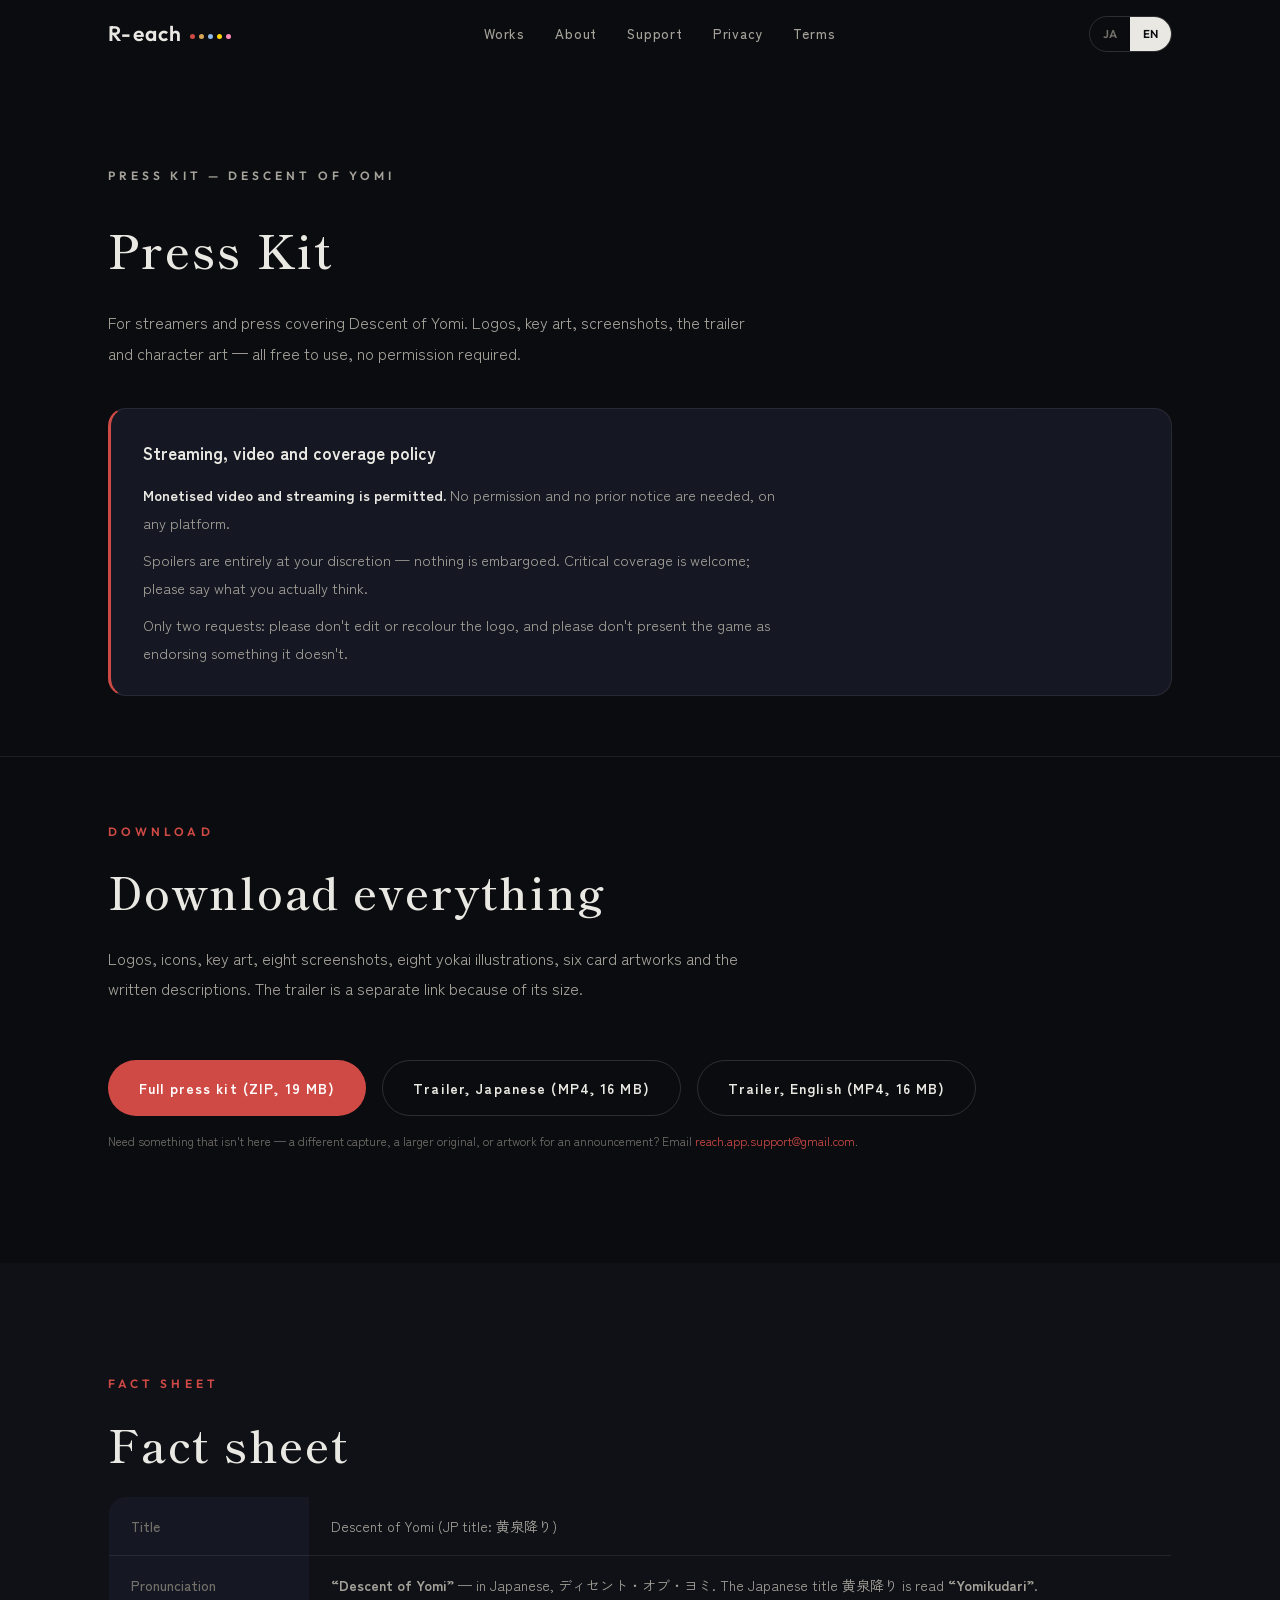
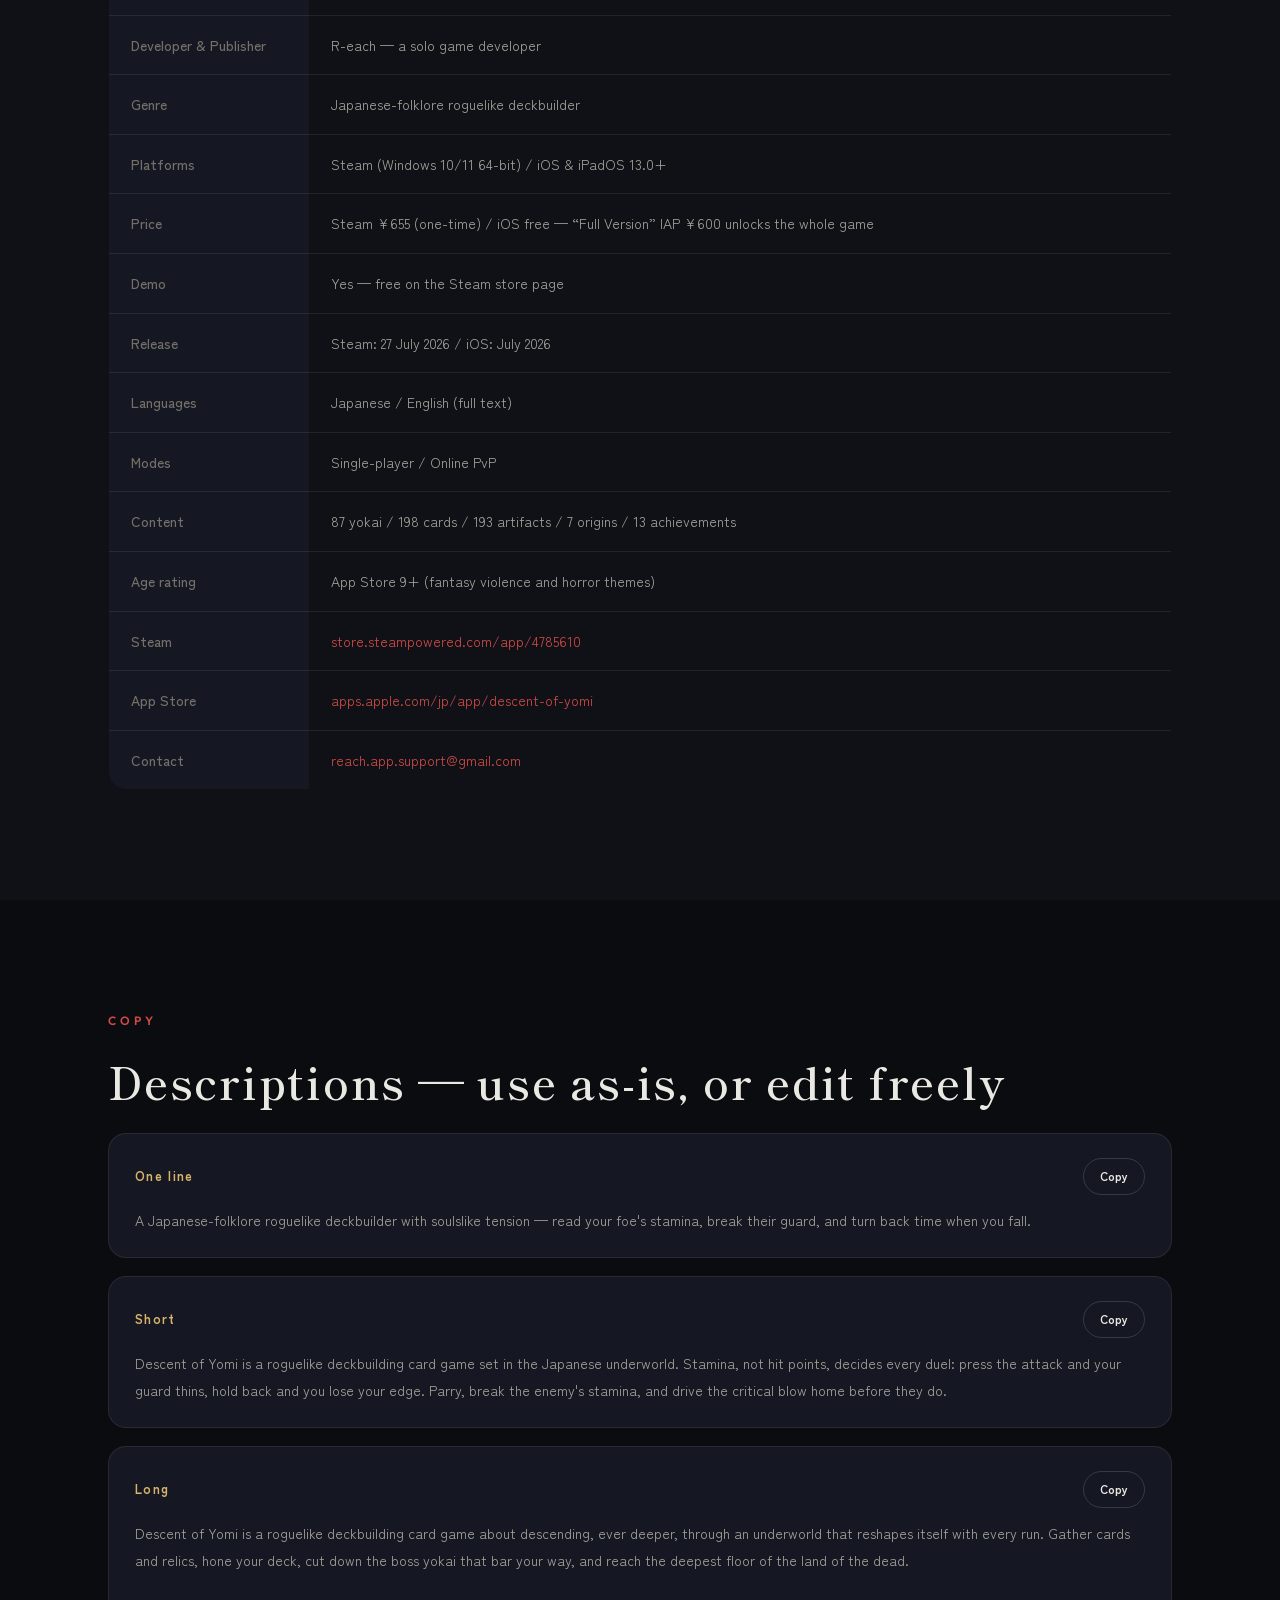
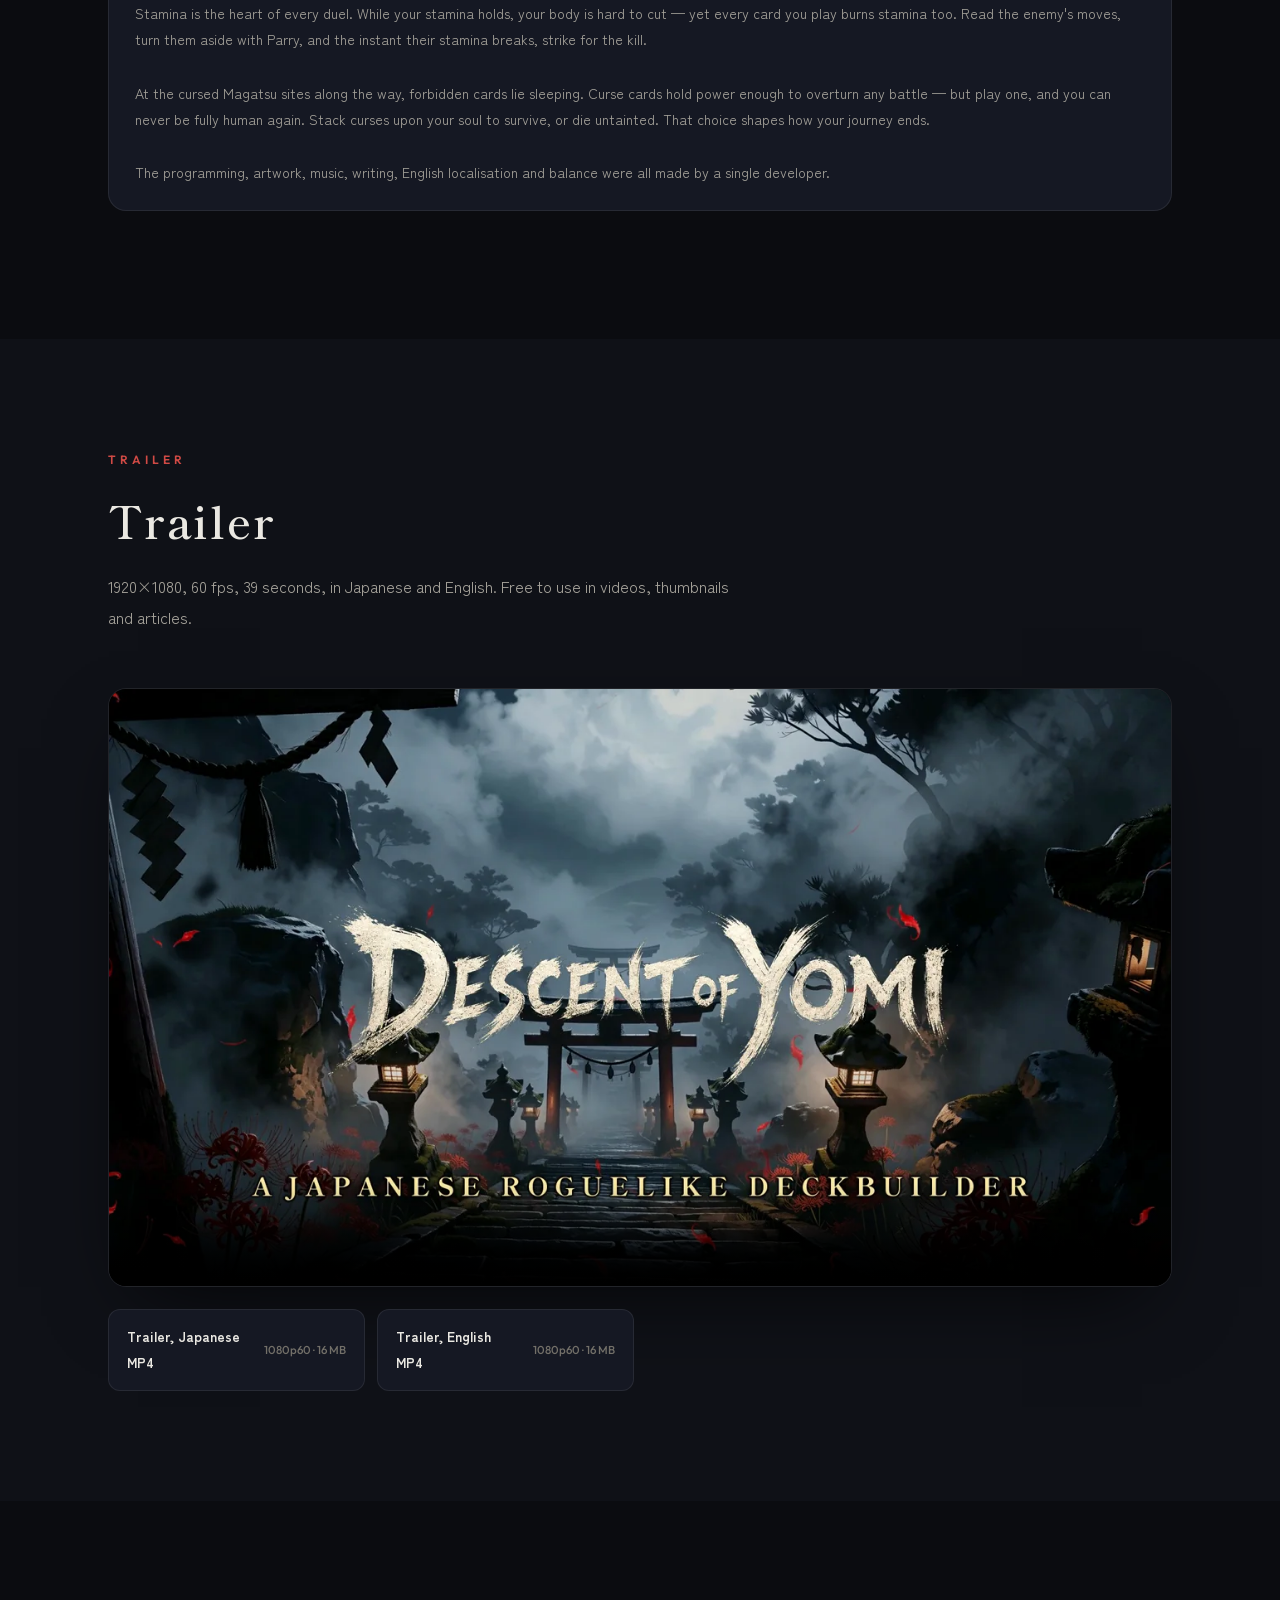
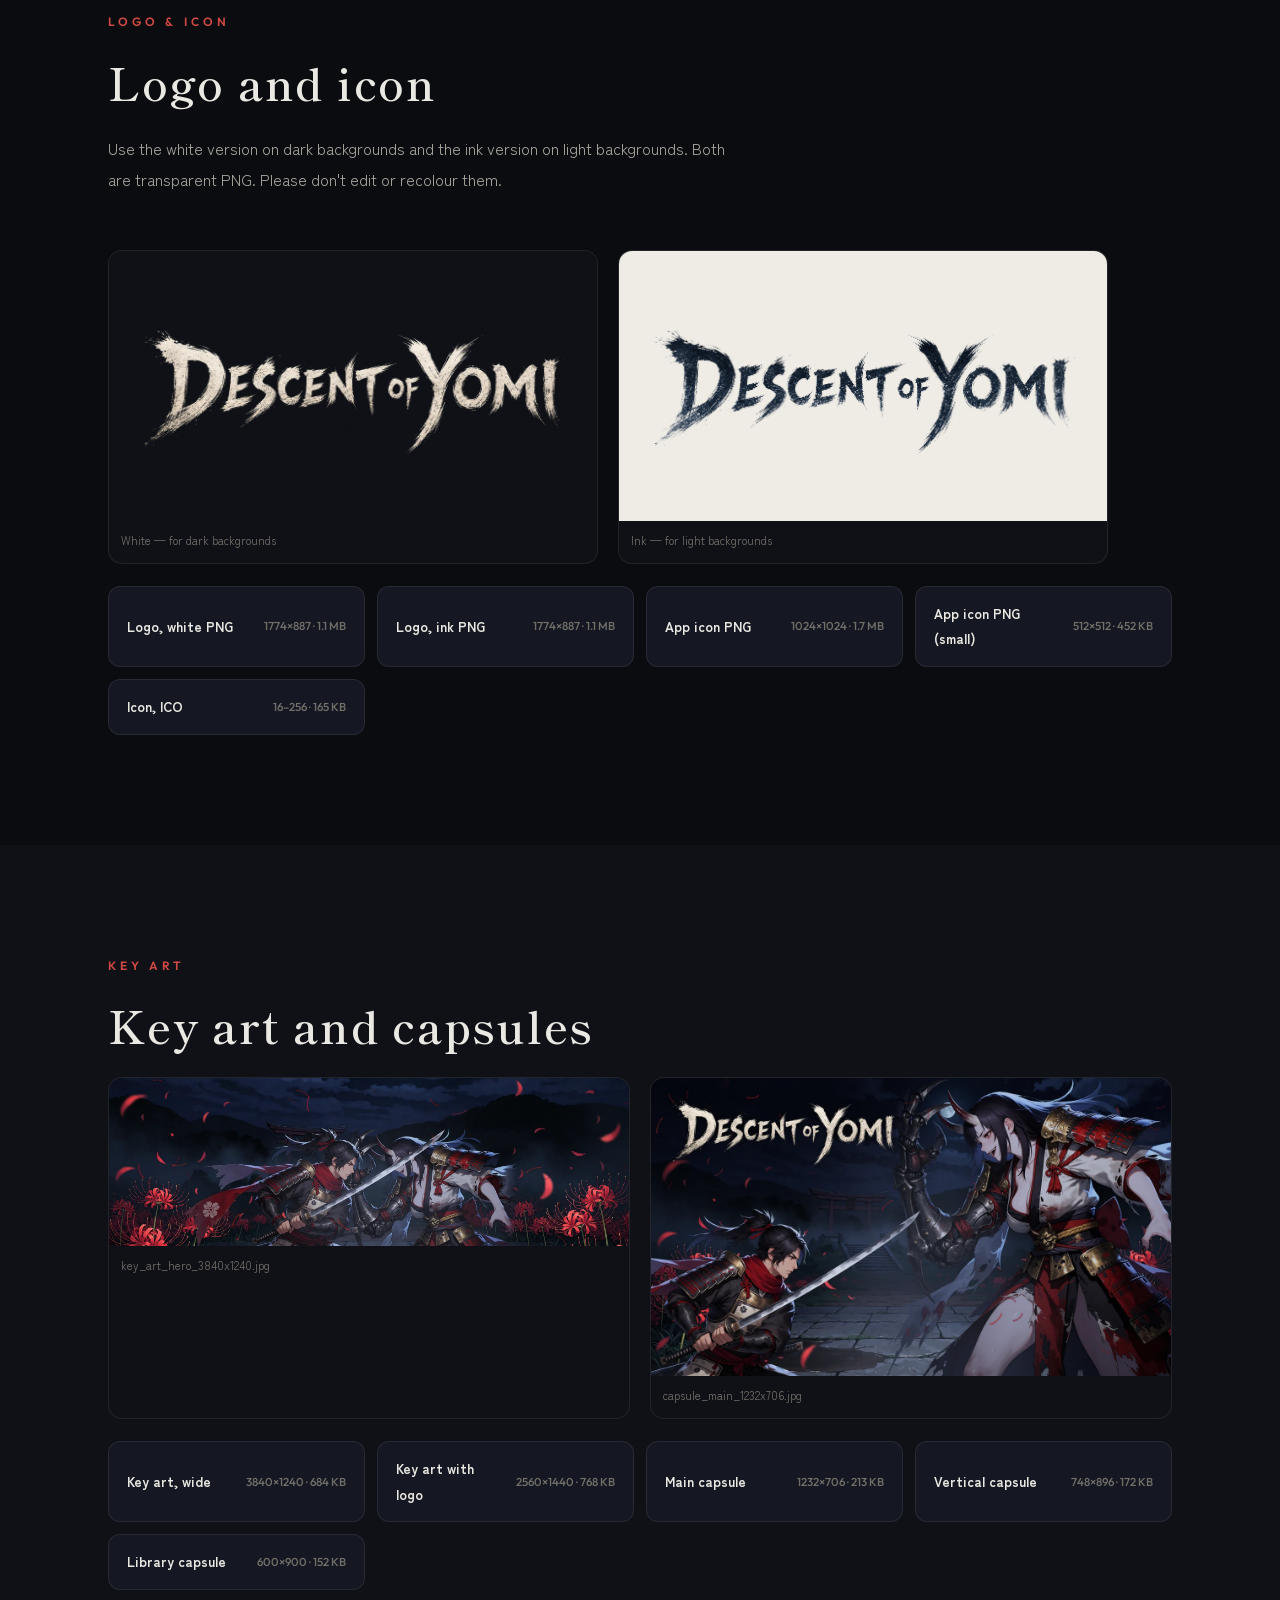
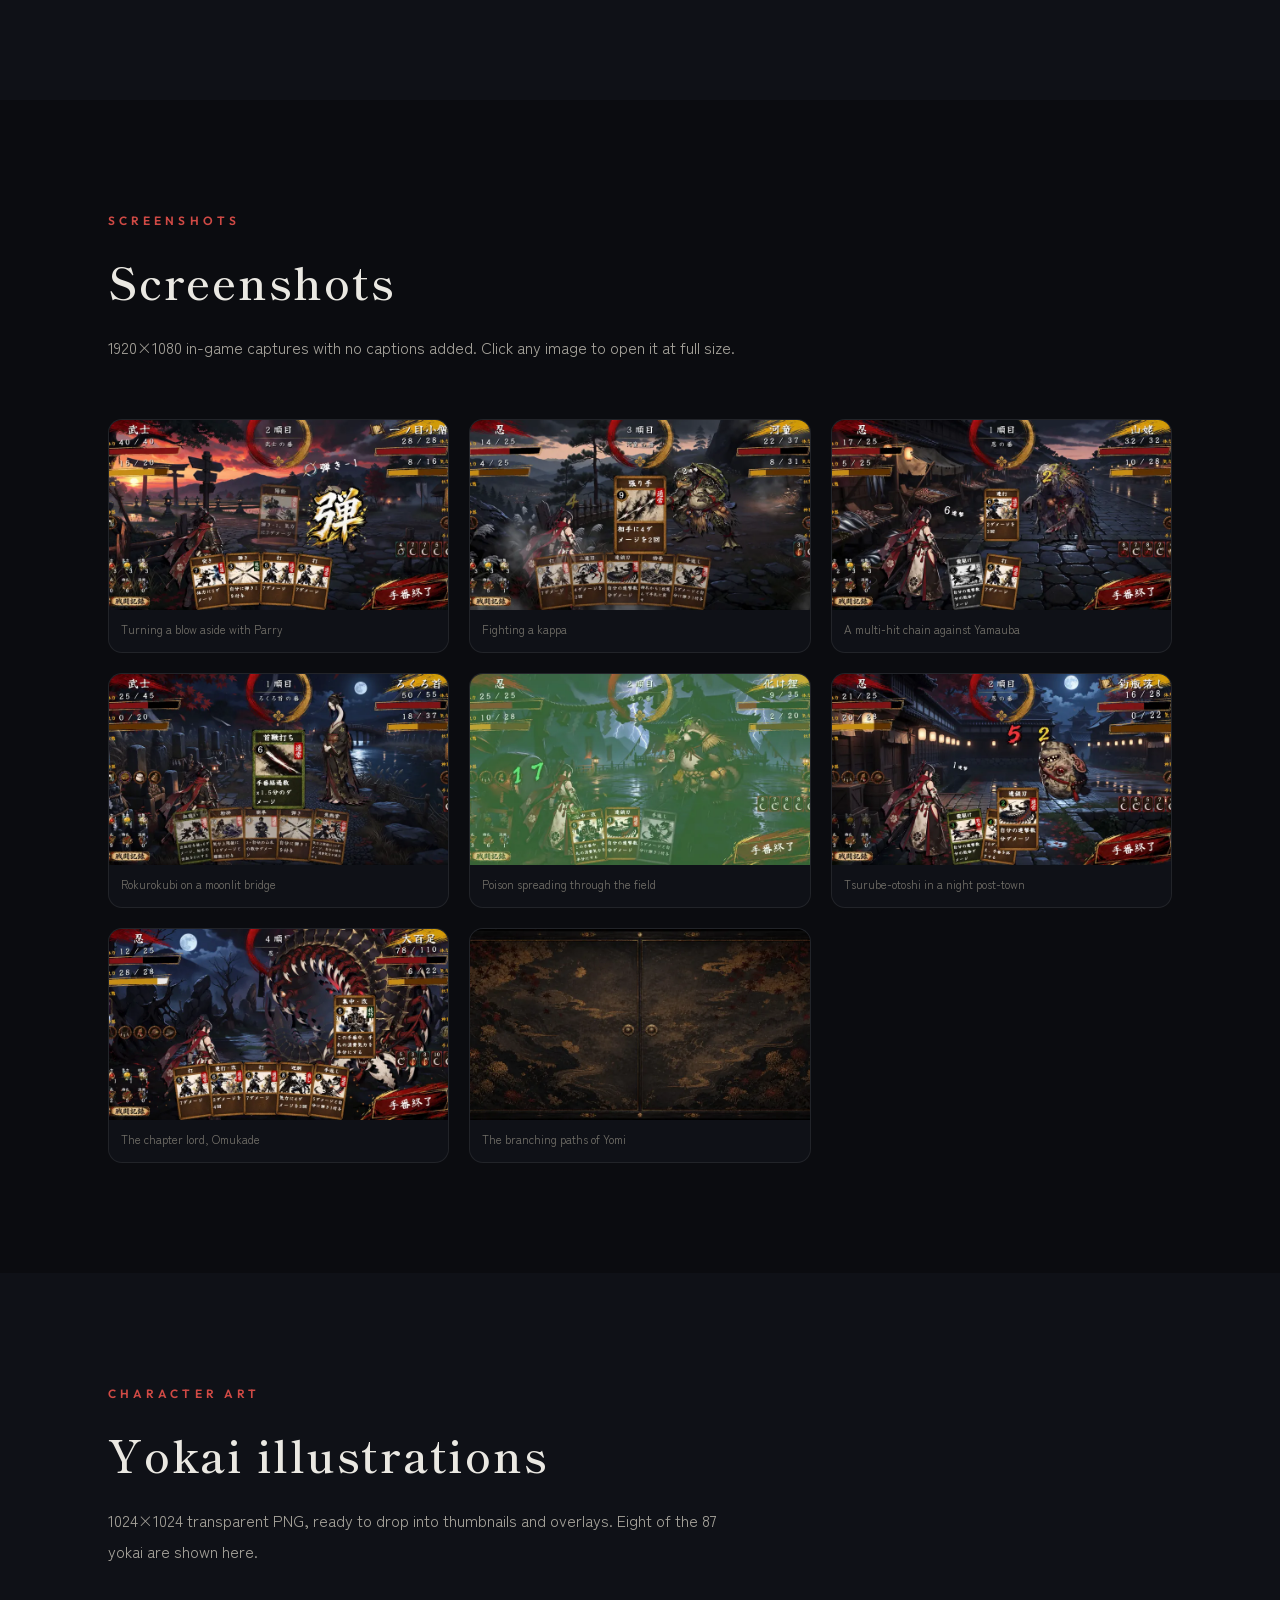
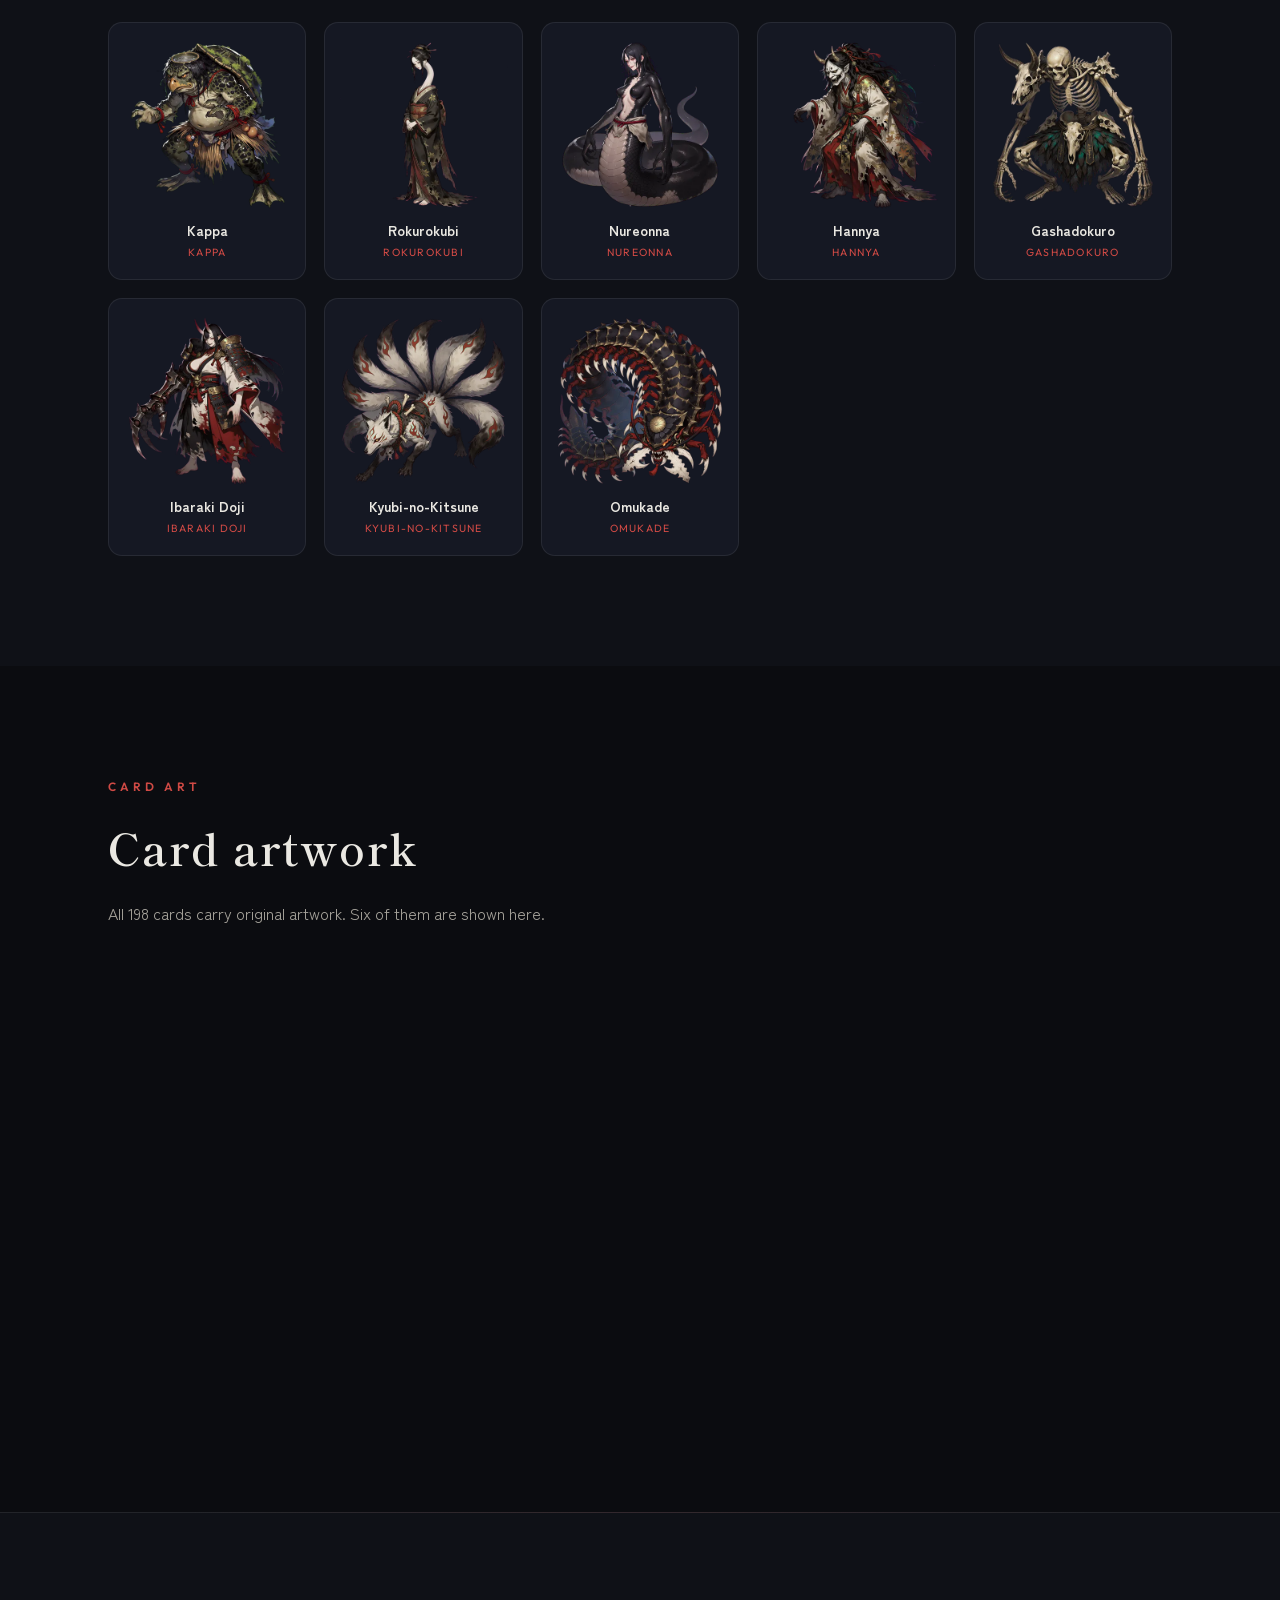
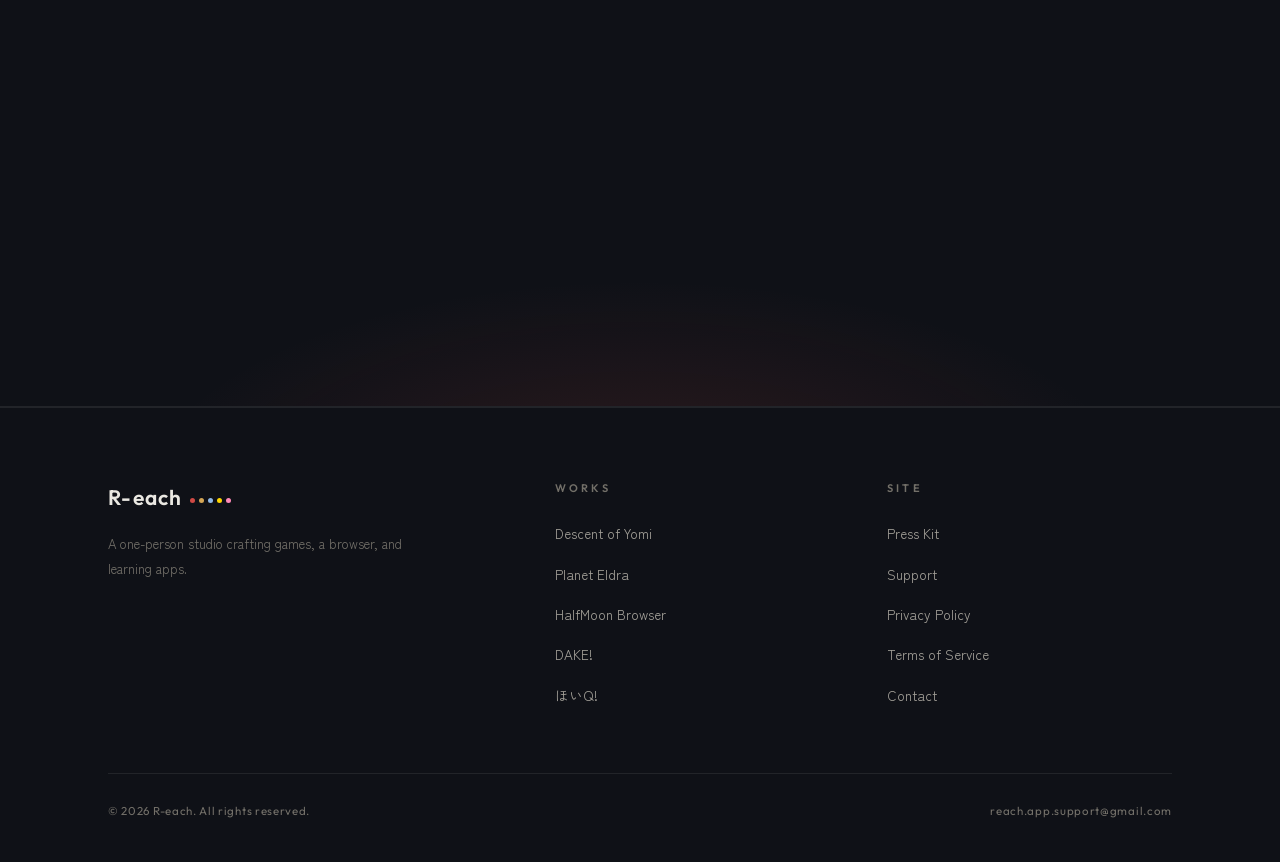
<file: apps/descent-of-yomi-presskit.html>
<!DOCTYPE html>
<html lang="ja" data-l="ja">
<head>
<meta charset="UTF-8">
<meta name="viewport" content="width=device-width, initial-scale=1.0">
<title>メディアキット | Descent of Yomi ― 黄泉降り</title>
<meta name="description" content="『Descent of Yomi ― 黄泉降り』の配信者・プレス向けメディアキット。ロゴ、アイコン、キーアート、スクリーンショット、トレーラー、妖怪立ち絵を自由にダウンロードできます。収益化を含む配信・動画投稿は許諾不要です。">
<meta property="og:type" content="website">
<meta property="og:title" content="メディアキット | Descent of Yomi ― 黄泉降り">
<meta property="og:description" content="ロゴ、キーアート、スクリーンショット、トレーラー、妖怪立ち絵を自由にダウンロード。収益化を含む配信・動画投稿は許諾不要です。">
<meta property="og:url" content="https://r-each0801.github.io/web/apps/descent-of-yomi-presskit.html">
<meta property="og:image" content="https://r-each0801.github.io/web/assets/img/yomi/capsule_main.webp?v=20261026a">
<meta name="twitter:card" content="summary_large_image">
<link rel="icon" type="image/svg+xml" href="../assets/img/brand/favicon.svg">
<link rel="preconnect" href="https://fonts.googleapis.com">
<link rel="preconnect" href="https://fonts.gstatic.com" crossorigin>
<link href="https://fonts.googleapis.com/css2?family=Zen+Kaku+Gothic+New:wght@400;500;700&family=Shippori+Mincho:wght@500;600;700&family=Outfit:wght@400;500;600;700&display=swap" rel="stylesheet">
<link rel="stylesheet" href="../assets/css/style.css?v=20261026a">
<style>
  .pk-note{border:1px solid var(--line);border-left:3px solid var(--c-yomi);border-radius:var(--radius);
    background:var(--surface);padding:28px 32px;margin:40px 0 0;}
  .pk-note h3{font-size:17px;font-weight:700;margin-bottom:12px;}
  .pk-note p{font-size:14.5px;color:var(--muted);margin-bottom:10px;}
  .pk-note p:last-child{margin-bottom:0;}
  .pk-note strong{color:var(--text);}
  .pk-dl{display:grid;grid-template-columns:repeat(auto-fill,minmax(250px,1fr));gap:12px;margin-top:22px;}
  .pk-dl a{display:flex;align-items:center;justify-content:space-between;gap:14px;
    border:1px solid var(--line);border-radius:12px;background:var(--surface);
    padding:14px 18px;font-size:13.5px;font-weight:600;transition:border-color .3s,transform .3s;}
  .pk-dl a:hover{border-color:var(--brand);transform:translateY(-2px);}
  .pk-dl a span.sz{font-family:var(--font-latin);font-size:11.5px;font-weight:500;color:var(--faint);white-space:nowrap;}
  .pk-copy{border:1px solid var(--line);border-radius:var(--radius);background:var(--surface);
    padding:24px 26px;margin-bottom:18px;}
  .pk-copy .hd{display:flex;align-items:center;justify-content:space-between;gap:14px;margin-bottom:12px;}
  .pk-copy .hd h3{font-size:13px;letter-spacing:.1em;color:var(--brand);font-weight:700;}
  .pk-copy button{border:1px solid var(--line2);background:transparent;color:var(--text);
    border-radius:999px;padding:6px 16px;font:inherit;font-size:12px;font-weight:600;cursor:pointer;}
  .pk-copy button:hover{border-color:var(--text);}
  .pk-copy .body{font-size:14px;color:var(--muted);line-height:1.9;white-space:pre-wrap;}
  .pk-swatch{background:var(--bg2);display:flex;align-items:center;justify-content:center;padding:26px;}
  .pk-swatch.light{background:#efece5;}
  .pk-swatch img{max-width:100%;}
  figure.shot figcaption{font-size:11.5px;color:var(--faint);padding:9px 12px 11px;}
</style>
</head>
<body class="p-yomi">

<header class="site-header scrolled">
  <div class="header-inner">
    <a class="brand-logo" href="../index.html">R-each<em><i></i><i></i><i></i><i></i><i></i></em></a>
    <nav class="site-nav">
      <a href="../index.html#works"><span class="ja">作品</span><span class="en">Works</span></a>
      <a href="../index.html#about"><span class="ja">R-eachについて</span><span class="en">About</span></a>
      <a href="../support.html"><span class="ja">サポート</span><span class="en">Support</span></a>
      <a href="../privacy.html"><span class="ja">プライバシー</span><span class="en">Privacy</span></a>
      <a href="../terms.html"><span class="ja">利用規約</span><span class="en">Terms</span></a>
    </nav>
    <div style="display:flex;align-items:center;gap:10px;">
      <div class="lang-toggle" role="group" aria-label="Language">
        <button type="button" data-lang="ja">JA</button>
        <button type="button" data-lang="en">EN</button>
      </div>
      <button class="nav-burger" type="button" aria-label="Menu"><span></span></button>
    </div>
  </div>
</header>

<main>

  <div class="page-head">
    <div class="wrap">
      <p class="eyebrow">Press Kit — Descent of Yomi</p>
      <h1><span class="ja">メディアキット</span><span class="en">Press Kit</span></h1>
      <p>
        <span class="ja">『Descent of Yomi ― 黄泉降り(よみくだり)』を取り上げてくださる配信者・メディアの方へ。ロゴ、キーアート、スクリーンショット、トレーラー、妖怪立ち絵を許諾なしで自由にお使いいただけます。</span>
        <span class="en">For streamers and press covering Descent of Yomi. Logos, key art, screenshots, the trailer and character art — all free to use, no permission required.</span>
      </p>

      <div class="pk-note">
        <h3><span class="ja">配信・動画・記事についてのお願い</span><span class="en">Streaming, video and coverage policy</span></h3>
        <p><span class="ja"><strong>収益化を含め、実況・配信・動画投稿は自由に行っていただけます。</strong> 事前のご連絡も許諾も不要です。プラットフォームも問いません。</span>
           <span class="en"><strong>Monetised video and streaming is permitted.</strong> No permission and no prior notice are needed, on any platform.</span></p>
        <p><span class="ja">ネタバレの範囲もすべてお任せします。伏せていただきたい箇所はありません。辛口な評価も歓迎します。率直なご感想をお願いします。</span>
           <span class="en">Spoilers are entirely at your discretion — nothing is embargoed. Critical coverage is welcome; please say what you actually think.</span></p>
        <p><span class="ja">お願いは2点だけです。ロゴの加工・色変更はご遠慮ください。また、本作が特定の商品や主張を推奨しているかのような使い方もお控えください。</span>
           <span class="en">Only two requests: please don't edit or recolour the logo, and please don't present the game as endorsing something it doesn't.</span></p>
      </div>
    </div>
  </div>

  <!-- ===== 一括ダウンロード ===== -->
  <section class="section" style="padding-top:64px;">
    <div class="wrap">
      <p class="eyebrow rv">Download</p>
      <h2 class="section-title rv"><span class="ja">まとめてダウンロード</span><span class="en">Download everything</span></h2>
      <p class="section-lead rv">
        <span class="ja">ロゴ、アイコン、キーアート、スクリーンショット8枚、妖怪立ち絵8点、札のアート6点と紹介文が入っています。トレーラーは容量が大きいため別リンクです。</span>
        <span class="en">Logos, icons, key art, eight screenshots, eight yokai illustrations, six card artworks and the written descriptions. The trailer is a separate link because of its size.</span>
      </p>
      <div class="hero-cta rv">
        <a class="btn btn-primary" href="../assets/presskit/DescentOfYomi_PressKit.zip" download>
          <span class="ja">メディアキット一式 (ZIP・19MB)</span><span class="en">Full press kit (ZIP, 19 MB)</span>
        </a>
        <a class="btn btn-ghost" href="../assets/video/yomi_pv.mp4?v=20261026a" download>
          <span class="ja">トレーラー 日本語版 (MP4・16MB)</span><span class="en">Trailer, Japanese (MP4, 16 MB)</span>
        </a>
        <a class="btn btn-ghost" href="../assets/video/yomi_pv_en.mp4?v=20261026a" download>
          <span class="ja">トレーラー 英語版 (MP4・16MB)</span><span class="en">Trailer, English (MP4, 16 MB)</span>
        </a>
      </div>
      <p class="store-note">
        <span class="ja">ここに無い素材(別のカット、高解像度の原寸、告知用の素材など)が必要でしたら <a href="mailto:reach.app.support@gmail.com" style="color:var(--c-yomi);">reach.app.support@gmail.com</a> までお気軽にご連絡ください。</span>
        <span class="en">Need something that isn't here — a different capture, a larger original, or artwork for an announcement? Email <a href="mailto:reach.app.support@gmail.com" style="color:var(--c-yomi);">reach.app.support@gmail.com</a>.</span>
      </p>
    </div>
  </section>

  <!-- ===== 基本情報 ===== -->
  <section class="section alt">
    <div class="wrap">
      <p class="eyebrow rv">Fact Sheet</p>
      <h2 class="section-title rv"><span class="ja">基本情報</span><span class="en">Fact sheet</span></h2>
      <table class="spec-table rv">
        <tr><th><span class="ja">タイトル</span><span class="en">Title</span></th><td><span class="ja">Descent of Yomi ― 黄泉降り</span><span class="en">Descent of Yomi (JP title: 黄泉降り)</span></td></tr>
        <tr><th><span class="ja">読み方</span><span class="en">Pronunciation</span></th><td><span class="ja"><strong>ディセント・オブ・ヨミ</strong>／日本語題『黄泉降り』は<strong>よみくだり</strong>と読みます。</span><span class="en"><strong>“Descent of Yomi”</strong> — in Japanese, ディセント・オブ・ヨミ. The Japanese title 黄泉降り is read <strong>“Yomikudari”</strong>.</span></td></tr>
        <tr><th><span class="ja">開発・販売</span><span class="en">Developer &amp; Publisher</span></th><td><span class="ja">R-each(個人ゲーム開発者)</span><span class="en">R-each — a solo game developer</span></td></tr>
        <tr><th><span class="ja">ジャンル</span><span class="en">Genre</span></th><td><span class="ja">和風ローグライク・デッキ構築バトル</span><span class="en">Japanese-folklore roguelike deckbuilder</span></td></tr>
        <tr><th><span class="ja">プラットフォーム</span><span class="en">Platforms</span></th><td><span class="ja">Steam (Windows 10/11 64bit) / iOS・iPadOS 13.0以降</span><span class="en">Steam (Windows 10/11 64-bit) / iOS &amp; iPadOS 13.0+</span></td></tr>
        <tr><th><span class="ja">価格</span><span class="en">Price</span></th><td><span class="ja">Steam版 ¥655(買い切り) / iOS版 無料 ― アプリ内課金「製品版購入」¥600で全編プレイ可能</span><span class="en">Steam ¥655 (one-time) / iOS free — “Full Version” IAP ¥600 unlocks the whole game</span></td></tr>
        <tr><th><span class="ja">体験版</span><span class="en">Demo</span></th><td><span class="ja">あり(Steamストアページより無料)</span><span class="en">Yes — free on the Steam store page</span></td></tr>
        <tr><th><span class="ja">配信日</span><span class="en">Release</span></th><td><span class="ja">Steam版 2026年7月27日 / iOS版 2026年7月</span><span class="en">Steam: 27 July 2026 / iOS: July 2026</span></td></tr>
        <tr><th><span class="ja">対応言語</span><span class="en">Languages</span></th><td><span class="ja">日本語 / 英語(全文)</span><span class="en">Japanese / English (full text)</span></td></tr>
        <tr><th><span class="ja">モード</span><span class="en">Modes</span></th><td><span class="ja">シングルプレイ / オンライン対戦</span><span class="en">Single-player / Online PvP</span></td></tr>
        <tr><th><span class="ja">ボリューム</span><span class="en">Content</span></th><td><span class="ja">妖怪87体 / 札198種 / 神器193種 / 出自7種 / 実績13種</span><span class="en">87 yokai / 198 cards / 193 artifacts / 7 origins / 13 achievements</span></td></tr>
        <tr><th><span class="ja">レーティング</span><span class="en">Age rating</span></th><td><span class="ja">App Store 9+(ファンタジー暴力・恐怖表現を含みます)</span><span class="en">App Store 9+ (fantasy violence and horror themes)</span></td></tr>
        <tr><th>Steam</th><td><a href="https://store.steampowered.com/app/4785610/Descent_of_Yomi/" target="_blank" rel="noopener" style="color:var(--c-yomi);">store.steampowered.com/app/4785610</a></td></tr>
        <tr><th>App Store</th><td><a href="https://apps.apple.com/jp/app/descent-of-yomi/id6788629303" target="_blank" rel="noopener" style="color:var(--c-yomi);">apps.apple.com/jp/app/descent-of-yomi</a></td></tr>
        <tr><th><span class="ja">連絡先</span><span class="en">Contact</span></th><td><a href="mailto:reach.app.support@gmail.com" style="color:var(--c-yomi);">reach.app.support@gmail.com</a></td></tr>
      </table>
    </div>
  </section>

  <!-- ===== 紹介文 ===== -->
  <section class="section">
    <div class="wrap">
      <p class="eyebrow rv">Copy</p>
      <h2 class="section-title rv"><span class="ja">紹介文 -そのままお使いいただけます(変更可)-</span><span class="en">Descriptions — use as-is, or edit freely</span></h2>

      <div class="pk-copy rv ja">
        <div class="hd"><h3>一行</h3><button type="button" data-copy>コピー</button></div>
        <p class="body">和の妖と墨の世界を舞台に、気力を読み、崩し、致命を刺す——死ぬたびに強くなるローグライク・デッキ構築カードゲーム。</p>
      </div>
      <div class="pk-copy rv ja">
        <div class="hd"><h3>短文</h3><button type="button" data-copy>コピー</button></div>
        <p class="body">死者の国「黄泉」の最奥に、封じられし元凶あり。あなたは魂を賭して、その底へと降りていく。勝敗を決めるのは体力ではなく気力。攻めれば守りが薄れ、守れば決め手を失う。相手の一手を読んで弾き、気力が崩れた瞬間に致命の一撃を叩き込め。斃れても、刻を戻して、もう一度。</p>
      </div>
      <div class="pk-copy rv ja">
        <div class="hd"><h3>長文</h3><button type="button" data-copy>コピー</button></div>
        <p class="body">『黄泉降り』は、潜るたびに姿を変える地下世界をひたすら深く降りていくローグライク・デッキ構築カードゲームです。札と神器を集めて己だけの山札を編み、行く手を阻む親玉妖怪を斬り伏せ、死者の国の最下層を目指します。

戦いの核は気力です。気力が残っている限り身体は斬られにくく、しかし札を切るたびに気力は削れていきます。相手の手を読み、弾きでいなし、気力が崩れた刹那に致命を打ち込む——甘えは即座に死を招きます。

道中の「禍津(マガツ)」には禁忌の札が眠ります。呪詛札はどんな戦況もひっくり返す力を持ちますが、一度切れば二度と完全な人間には戻れません。魂に呪いを重ねて生き延びるか、穢れずに死ぬか。その選択が旅の結末を変えます。

グラフィック、音楽、シナリオ、英語ローカライズ、バランス調整まですべて一人の開発者が制作しました。</p>
      </div>

      <div class="pk-copy rv en">
        <div class="hd"><h3>One line</h3><button type="button" data-copy>Copy</button></div>
        <p class="body">A Japanese-folklore roguelike deckbuilder with soulslike tension — read your foe's stamina, break their guard, and turn back time when you fall.</p>
      </div>
      <div class="pk-copy rv en">
        <div class="hd"><h3>Short</h3><button type="button" data-copy>Copy</button></div>
        <p class="body">Descent of Yomi is a roguelike deckbuilding card game set in the Japanese underworld. Stamina, not hit points, decides every duel: press the attack and your guard thins, hold back and you lose your edge. Parry, break the enemy's stamina, and drive the critical blow home before they do.</p>
      </div>
      <div class="pk-copy rv en">
        <div class="hd"><h3>Long</h3><button type="button" data-copy>Copy</button></div>
        <p class="body">Descent of Yomi is a roguelike deckbuilding card game about descending, ever deeper, through an underworld that reshapes itself with every run. Gather cards and relics, hone your deck, cut down the boss yokai that bar your way, and reach the deepest floor of the land of the dead.

Stamina is the heart of every duel. While your stamina holds, your body is hard to cut — yet every card you play burns stamina too. Read the enemy's moves, turn them aside with Parry, and the instant their stamina breaks, strike for the kill.

At the cursed Magatsu sites along the way, forbidden cards lie sleeping. Curse cards hold power enough to overturn any battle — but play one, and you can never be fully human again. Stack curses upon your soul to survive, or die untainted. That choice shapes how your journey ends.

The programming, artwork, music, writing, English localisation and balance were all made by a single developer.</p>
      </div>
    </div>
  </section>

  <!-- ===== トレーラー ===== -->
  <section class="section alt" id="trailer">
    <div class="wrap">
      <p class="eyebrow rv">Trailer</p>
      <h2 class="section-title rv"><span class="ja">トレーラー</span><span class="en">Trailer</span></h2>
      <p class="section-lead rv">
        <span class="ja">1920×1080 / 60fps / 39秒。日本語版と英語版があります。動画・サムネイル・記事への引用は自由です。</span>
        <span class="en">1920×1080, 60 fps, 39 seconds, in Japanese and English. Free to use in videos, thumbnails and articles.</span>
      </p>
      <div class="video-frame rv ja">
        <video controls preload="none" poster="../assets/img/yomi/pv_poster.webp?v=20261026a" playsinline>
          <source src="../assets/video/yomi_pv.mp4?v=20261026a" type="video/mp4">
        </video>
      </div>
      <div class="video-frame rv en">
        <video controls preload="none" poster="../assets/img/yomi/pv_poster_en.webp?v=20261026a" playsinline>
          <source src="../assets/video/yomi_pv_en.mp4?v=20261026a" type="video/mp4">
        </video>
      </div>
      <div class="pk-dl rv">
        <a href="../assets/video/yomi_pv.mp4?v=20261026a" download><span><span class="ja">トレーラー 日本語版 MP4</span><span class="en">Trailer, Japanese MP4</span></span><span class="sz">1080p60 · 16 MB</span></a>
        <a href="../assets/video/yomi_pv_en.mp4?v=20261026a" download><span><span class="ja">トレーラー 英語版 MP4</span><span class="en">Trailer, English MP4</span></span><span class="sz">1080p60 · 16 MB</span></a>
      </div>
    </div>
  </section>

  <!-- ===== ロゴ・アイコン ===== -->
  <section class="section">
    <div class="wrap">
      <p class="eyebrow rv">Logo &amp; Icon</p>
      <h2 class="section-title rv"><span class="ja">ロゴとアイコン</span><span class="en">Logo and icon</span></h2>
      <p class="section-lead rv">
        <span class="ja">白抜き版は暗い背景に、墨色版は白い背景にお使いください。いずれも透過PNGです。加工・色変更はご遠慮ください。</span>
        <span class="en">Use the white version on dark backgrounds and the ink version on light backgrounds. Both are transparent PNG. Please don't edit or recolour them.</span>
      </p>
      <div class="shot-row wide" style="max-width:1000px;">
        <figure class="shot rv"><div class="pk-swatch"><img src="../assets/img/yomi/logo.webp?v=20261026a" alt="Descent of Yomi ロゴ 白抜き版"></div>
          <figcaption><span class="ja">白抜き版 ― 暗い背景用</span><span class="en">White — for dark backgrounds</span></figcaption></figure>
        <figure class="shot rv"><div class="pk-swatch light"><img src="../assets/presskit/logo/logo_ink_1774x887.png" alt="Descent of Yomi ロゴ 墨色版" loading="lazy"></div>
          <figcaption><span class="ja">墨色版 ― 白い背景用</span><span class="en">Ink — for light backgrounds</span></figcaption></figure>
      </div>
      <div class="pk-dl rv">
        <a href="../assets/presskit/logo/logo_white_1774x887.png" download><span><span class="ja">ロゴ 白抜き PNG</span><span class="en">Logo, white PNG</span></span><span class="sz">1774×887 · 1.1 MB</span></a>
        <a href="../assets/presskit/logo/logo_ink_1774x887.png" download><span><span class="ja">ロゴ 墨色 PNG</span><span class="en">Logo, ink PNG</span></span><span class="sz">1774×887 · 1.1 MB</span></a>
        <a href="../assets/presskit/logo/icon_1024.png" download><span><span class="ja">アプリアイコン PNG</span><span class="en">App icon PNG</span></span><span class="sz">1024×1024 · 1.7 MB</span></a>
        <a href="../assets/presskit/logo/icon_512.png" download><span><span class="ja">アプリアイコン PNG (小)</span><span class="en">App icon PNG (small)</span></span><span class="sz">512×512 · 452 KB</span></a>
        <a href="../assets/presskit/logo/icon.ico" download><span><span class="ja">アイコン ICO</span><span class="en">Icon, ICO</span></span><span class="sz">16–256 · 165 KB</span></a>
      </div>
    </div>
  </section>

  <!-- ===== キーアート ===== -->
  <section class="section alt">
    <div class="wrap">
      <p class="eyebrow rv">Key Art</p>
      <h2 class="section-title rv"><span class="ja">キーアートとカプセル</span><span class="en">Key art and capsules</span></h2>
      <div class="shot-row wide">
        <figure class="shot rv"><a href="../assets/presskit/keyart/key_art_hero_3840x1240.jpg" target="_blank"><img src="../assets/img/yomi/hero.webp?v=20261026a" alt="Descent of Yomi キーアート" loading="lazy"></a>
          <figcaption>key_art_hero_3840x1240.jpg</figcaption></figure>
        <figure class="shot rv"><a href="../assets/presskit/keyart/capsule_main_1232x706.jpg" target="_blank"><img src="../assets/img/yomi/capsule_main.webp?v=20261026a" alt="Descent of Yomi メインカプセル" loading="lazy"></a>
          <figcaption>capsule_main_1232x706.jpg</figcaption></figure>
      </div>
      <div class="pk-dl rv">
        <a href="../assets/presskit/keyart/key_art_hero_3840x1240.jpg" download><span><span class="ja">キーアート(横長)</span><span class="en">Key art, wide</span></span><span class="sz">3840×1240 · 684 KB</span></a>
        <a href="../assets/presskit/keyart/key_art_with_logo_2560x1440.jpg" download><span><span class="ja">キーアート(ロゴ入り)</span><span class="en">Key art with logo</span></span><span class="sz">2560×1440 · 768 KB</span></a>
        <a href="../assets/presskit/keyart/capsule_main_1232x706.jpg" download><span><span class="ja">メインカプセル</span><span class="en">Main capsule</span></span><span class="sz">1232×706 · 213 KB</span></a>
        <a href="../assets/presskit/keyart/capsule_vertical_748x896.jpg" download><span><span class="ja">縦型カプセル</span><span class="en">Vertical capsule</span></span><span class="sz">748×896 · 172 KB</span></a>
        <a href="../assets/presskit/keyart/capsule_library_600x900.jpg" download><span><span class="ja">ライブラリカプセル</span><span class="en">Library capsule</span></span><span class="sz">600×900 · 152 KB</span></a>
      </div>
    </div>
  </section>

  <!-- ===== スクリーンショット ===== -->
  <section class="section">
    <div class="wrap">
      <p class="eyebrow rv">Screenshots</p>
      <h2 class="section-title rv"><span class="ja">スクリーンショット</span><span class="en">Screenshots</span></h2>
      <p class="section-lead rv">
        <span class="ja">1920×1080、文字入れなしの実機キャプチャです。画像をクリックすると原寸で開きます。</span>
        <span class="en">1920×1080 in-game captures with no captions added. Click any image to open it at full size.</span>
      </p>
      <div class="shot-row wide">
        <figure class="shot rv"><a href="../assets/presskit/screenshots/01_battle_torii_parry.jpg" target="_blank"><img src="../assets/img/yomi/pk_shot_01.webp?v=20261026a" alt="夕暮れの鳥居での戦闘、弾きの演出" loading="lazy"></a><figcaption><span class="ja">弾きで敵の一撃をいなす</span><span class="en">Turning a blow aside with Parry</span></figcaption></figure>
        <figure class="shot rv"><a href="../assets/presskit/screenshots/02_battle_kappa.jpg" target="_blank"><img src="../assets/img/yomi/pk_shot_02.webp?v=20261026a" alt="河童との戦闘" loading="lazy"></a><figcaption><span class="ja">河童との戦い</span><span class="en">Fighting a kappa</span></figcaption></figure>
        <figure class="shot rv"><a href="../assets/presskit/screenshots/03_battle_yamauba.jpg" target="_blank"><img src="../assets/img/yomi/pk_shot_03.webp?v=20261026a" alt="山姥との戦闘、連撃" loading="lazy"></a><figcaption><span class="ja">山姥に連撃を叩き込む</span><span class="en">A multi-hit chain against Yamauba</span></figcaption></figure>
        <figure class="shot rv"><a href="../assets/presskit/screenshots/04_battle_rokurokubi.jpg" target="_blank"><img src="../assets/img/yomi/pk_shot_04.webp?v=20261026a" alt="月夜の橋でろくろ首と対峙" loading="lazy"></a><figcaption><span class="ja">月夜の橋、ろくろ首</span><span class="en">Rokurokubi on a moonlit bridge</span></figcaption></figure>
        <figure class="shot rv"><a href="../assets/presskit/screenshots/05_battle_poison.jpg" target="_blank"><img src="../assets/img/yomi/pk_shot_05.webp?v=20261026a" alt="毒に侵された戦闘画面" loading="lazy"></a><figcaption><span class="ja">毒が全身にまわる</span><span class="en">Poison spreading through the field</span></figcaption></figure>
        <figure class="shot rv"><a href="../assets/presskit/screenshots/06_battle_tsurubeotoshi.jpg" target="_blank"><img src="../assets/img/yomi/pk_shot_06.webp?v=20261026a" alt="釣瓶落しとの戦闘" loading="lazy"></a><figcaption><span class="ja">夜の宿場町、釣瓶落し</span><span class="en">Tsurube-otoshi in a night post-town</span></figcaption></figure>
        <figure class="shot rv"><a href="../assets/presskit/screenshots/07_boss_omukade.jpg" target="_blank"><img src="../assets/img/yomi/pk_shot_07.webp?v=20261026a" alt="親玉妖怪 大百足との戦闘" loading="lazy"></a><figcaption><span class="ja">章の主「大百足」</span><span class="en">The chapter lord, Omukade</span></figcaption></figure>
        <figure class="shot rv"><a href="../assets/presskit/screenshots/08_map_route_select.jpg" target="_blank"><img src="../assets/img/yomi/pk_shot_08.webp?v=20261026a" alt="黄泉のマップと行先選択" loading="lazy"></a><figcaption><span class="ja">分岐する黄泉の道</span><span class="en">The branching paths of Yomi</span></figcaption></figure>
      </div>
    </div>
  </section>

  <!-- ===== 妖怪 ===== -->
  <section class="section alt">
    <div class="wrap">
      <p class="eyebrow rv">Character Art</p>
      <h2 class="section-title rv"><span class="ja">妖怪の立ち絵</span><span class="en">Yokai illustrations</span></h2>
      <p class="section-lead rv">
        <span class="ja">1024×1024の透過PNGです。サムネイルやオーバーレイにそのままお使いいただけます。全87体のうち8体を掲載しています。</span>
        <span class="en">1024×1024 transparent PNG, ready to drop into thumbnails and overlays. Eight of the 87 yokai are shown here.</span>
      </p>
      <div class="cell-grid" style="grid-template-columns:repeat(auto-fill,minmax(190px,1fr));">
        <div class="cell rv"><a href="../assets/presskit/yokai/kappa.png" target="_blank"><img src="../assets/img/yomi/pk_yokai_kappa.webp?v=20261026a" alt="河童" loading="lazy"></a><p class="c-name"><span class="ja">河童</span><span class="en">Kappa</span></p><p class="c-sub">Kappa</p></div>
        <div class="cell rv"><a href="../assets/presskit/yokai/rokurokubi.png" target="_blank"><img src="../assets/img/yomi/pk_yokai_rokurokubi.webp?v=20261026a" alt="ろくろ首" loading="lazy"></a><p class="c-name"><span class="ja">ろくろ首</span><span class="en">Rokurokubi</span></p><p class="c-sub">Rokurokubi</p></div>
        <div class="cell rv"><a href="../assets/presskit/yokai/nureonna.png" target="_blank"><img src="../assets/img/yomi/pk_yokai_nureonna.webp?v=20261026a" alt="濡れ女" loading="lazy"></a><p class="c-name"><span class="ja">濡れ女</span><span class="en">Nureonna</span></p><p class="c-sub">Nureonna</p></div>
        <div class="cell rv"><a href="../assets/presskit/yokai/hannya.png" target="_blank"><img src="../assets/img/yomi/pk_yokai_hannya.webp?v=20261026a" alt="般若" loading="lazy"></a><p class="c-name"><span class="ja">般若</span><span class="en">Hannya</span></p><p class="c-sub">Hannya</p></div>
        <div class="cell rv"><a href="../assets/presskit/yokai/gashadokuro.png" target="_blank"><img src="../assets/img/yomi/pk_yokai_gashadokuro.webp?v=20261026a" alt="がしゃ髑髏" loading="lazy"></a><p class="c-name"><span class="ja">がしゃ髑髏</span><span class="en">Gashadokuro</span></p><p class="c-sub">Gashadokuro</p></div>
        <div class="cell rv"><a href="../assets/presskit/yokai/ibaraki_doji.png" target="_blank"><img src="../assets/img/yomi/pk_yokai_ibaraki_doji.webp?v=20261026a" alt="茨木童子" loading="lazy"></a><p class="c-name"><span class="ja">茨木童子</span><span class="en">Ibaraki Doji</span></p><p class="c-sub">Ibaraki Doji</p></div>
        <div class="cell rv"><a href="../assets/presskit/yokai/kyubi_no_kitsune.png" target="_blank"><img src="../assets/img/yomi/pk_yokai_kyubi_no_kitsune.webp?v=20261026a" alt="九尾ノ狐" loading="lazy"></a><p class="c-name"><span class="ja">九尾ノ狐</span><span class="en">Kyubi-no-Kitsune</span></p><p class="c-sub">Kyubi-no-Kitsune</p></div>
        <div class="cell rv"><a href="../assets/presskit/yokai/oomukade.png" target="_blank"><img src="../assets/img/yomi/pk_yokai_oomukade.webp?v=20261026a" alt="大百足" loading="lazy"></a><p class="c-name"><span class="ja">大百足</span><span class="en">Omukade</span></p><p class="c-sub">Omukade</p></div>
      </div>
    </div>
  </section>

  <!-- ===== 札 ===== -->
  <section class="section">
    <div class="wrap">
      <p class="eyebrow rv">Card Art</p>
      <h2 class="section-title rv"><span class="ja">札のアート</span><span class="en">Card artwork</span></h2>
      <p class="section-lead rv">
        <span class="ja">198種すべての札に描き下ろしのアートワークがあります。ここではそのうち6点を掲載しています。</span>
        <span class="en">All 198 cards carry original artwork. Six of them are shown here.</span>
      </p>
      <div class="shot-row" style="grid-template-columns:repeat(auto-fit,minmax(200px,1fr));max-width:1000px;">
        <figure class="shot rv"><a href="../assets/presskit/cards/A076_CrescentMoon.jpg" target="_blank"><img src="../assets/img/yomi/card_crescent.webp?v=20261026a" alt="カードアート: 三日月" loading="lazy"></a><figcaption><span class="ja">三日月</span><span class="en">Crescent Moon</span></figcaption></figure>
        <figure class="shot rv"><a href="../assets/presskit/cards/A077_LionKing.jpg" target="_blank"><img src="../assets/img/yomi/card_lionking.webp?v=20261026a" alt="カードアート: 獅子王" loading="lazy"></a><figcaption><span class="ja">獅子王</span><span class="en">Lion King</span></figcaption></figure>
        <figure class="shot rv"><a href="../assets/presskit/cards/A080_Thunderflash.jpg" target="_blank"><img src="../assets/img/yomi/card_thunder.webp?v=20261026a" alt="カードアート: 照雷一閃" loading="lazy"></a><figcaption><span class="ja">照雷一閃</span><span class="en">Thunderflash</span></figcaption></figure>
        <figure class="shot rv"><a href="../assets/presskit/cards/A083_FlameEmperor.jpg" target="_blank"><img src="../assets/img/yomi/card_flame.webp?v=20261026a" alt="カードアート: 炎帝" loading="lazy"></a><figcaption><span class="ja">炎帝</span><span class="en">Flame Emperor</span></figcaption></figure>
        <figure class="shot rv"><a href="../assets/presskit/cards/A084_WaterSurfaceCut.jpg" target="_blank"><img src="../assets/img/yomi/card_water.webp?v=20261026a" alt="カードアート: 水面斬り" loading="lazy"></a><figcaption><span class="ja">水面斬り</span><span class="en">Water Surface Cut</span></figcaption></figure>
        <figure class="shot rv"><a href="../assets/presskit/cards/A091_ButterflyDream.jpg" target="_blank"><img src="../assets/img/yomi/card_butterfly.webp?v=20261026a" alt="カードアート: 胡蝶夢幻" loading="lazy"></a><figcaption><span class="ja">胡蝶夢幻</span><span class="en">Butterfly Dream</span></figcaption></figure>
      </div>
    </div>
  </section>

  <!-- ===== CTA ===== -->
  <section class="cta-band">
    <div class="wrap">
      <p class="eyebrow rv">Contact</p>
      <h2 class="section-title rv">
        <span class="ja">取材・レビューのご相談はこちらへ。</span>
        <span class="en">Talk to us about coverage.</span>
      </h2>
      <p class="rv">
        <span class="ja">ここに無い素材のご要望や記事・配信についてのご相談を承っています。取り上げ方も評価もすべてお任せしています。</span>
        <span class="en">Ask here for assets that aren't on this page, or about anything else to do with covering the game. How you cover it is entirely up to you.</span>
      </p>
      <div class="hero-cta rv">
        <a class="btn btn-primary" href="mailto:reach.app.support@gmail.com?subject=Descent%20of%20Yomi%20-%20press%2Fstreaming"><span class="ja">メールで問い合わせる</span><span class="en">Email R-each</span></a>
        <a class="btn btn-ghost" href="descent-of-yomi.html"><span class="ja">作品ページへ</span><span class="en">Game page</span></a>
        <a class="btn btn-ghost" href="https://store.steampowered.com/app/4785610/Descent_of_Yomi/" target="_blank" rel="noopener">Steam</a>
      </div>
    </div>
  </section>

</main>

<footer class="site-footer">
  <div class="wrap">
    <div class="footer-grid">
      <div class="footer-brand">
        <a class="brand-logo" href="../index.html">R-each<em><i></i><i></i><i></i><i></i><i></i></em></a>
        <p>
          <span class="ja">ゲームからブラウザ、学習アプリまでを手掛ける個人開発スタジオ。</span>
          <span class="en">A one-person studio crafting games, a browser, and learning apps.</span>
        </p>
      </div>
      <div class="footer-col">
        <h4>Works</h4>
        <ul>
          <li><a href="descent-of-yomi.html">Descent of Yomi</a></li>
          <li><a href="planet-eldora.html"><span class="ja">惑星エルドラ</span><span class="en">Planet Eldra</span></a></li>
          <li><a href="halfmoon-browser.html">HalfMoon Browser</a></li>
          <li><a href="dake.html">DAKE!</a></li>
          <li><a href="hoiq.html">ほいQ!</a></li>
        </ul>
      </div>
      <div class="footer-col">
        <h4>Site</h4>
        <ul>
          <li><a href="descent-of-yomi-presskit.html"><span class="ja">メディアキット</span><span class="en">Press Kit</span></a></li>
          <li><a href="../support.html"><span class="ja">サポート</span><span class="en">Support</span></a></li>
          <li><a href="../privacy.html"><span class="ja">プライバシーポリシー</span><span class="en">Privacy Policy</span></a></li>
          <li><a href="../terms.html"><span class="ja">利用規約</span><span class="en">Terms of Service</span></a></li>
          <li><a href="mailto:reach.app.support@gmail.com"><span class="ja">お問い合わせ</span><span class="en">Contact</span></a></li>
        </ul>
      </div>
    </div>
    <div class="footer-bottom">
      <small>© 2026 R-each. All rights reserved.</small>
      <small>reach.app.support@gmail.com</small>
    </div>
  </div>
</footer>

<script src="../assets/js/main.js?v=20261026a"></script>
<script>
document.addEventListener("click", function (ev) {
  var b = ev.target.closest("[data-copy]");
  if (!b) return;
  var box = b.closest(".pk-copy");
  var text = box ? box.querySelector(".body").textContent.trim() : "";
  var done = function () {
    var o = b.textContent;
    b.textContent = document.documentElement.getAttribute("data-l") === "en" ? "Copied" : "コピーしました";
    setTimeout(function () { b.textContent = o; }, 1600);
  };
  if (navigator.clipboard && navigator.clipboard.writeText) {
    navigator.clipboard.writeText(text).then(done, function () {});
  } else {
    var ta = document.createElement("textarea");
    ta.value = text; document.body.appendChild(ta); ta.select();
    try { document.execCommand("copy"); done(); } catch (e) {}
    document.body.removeChild(ta);
  }
});
</script>
</body>
</html>
</file>
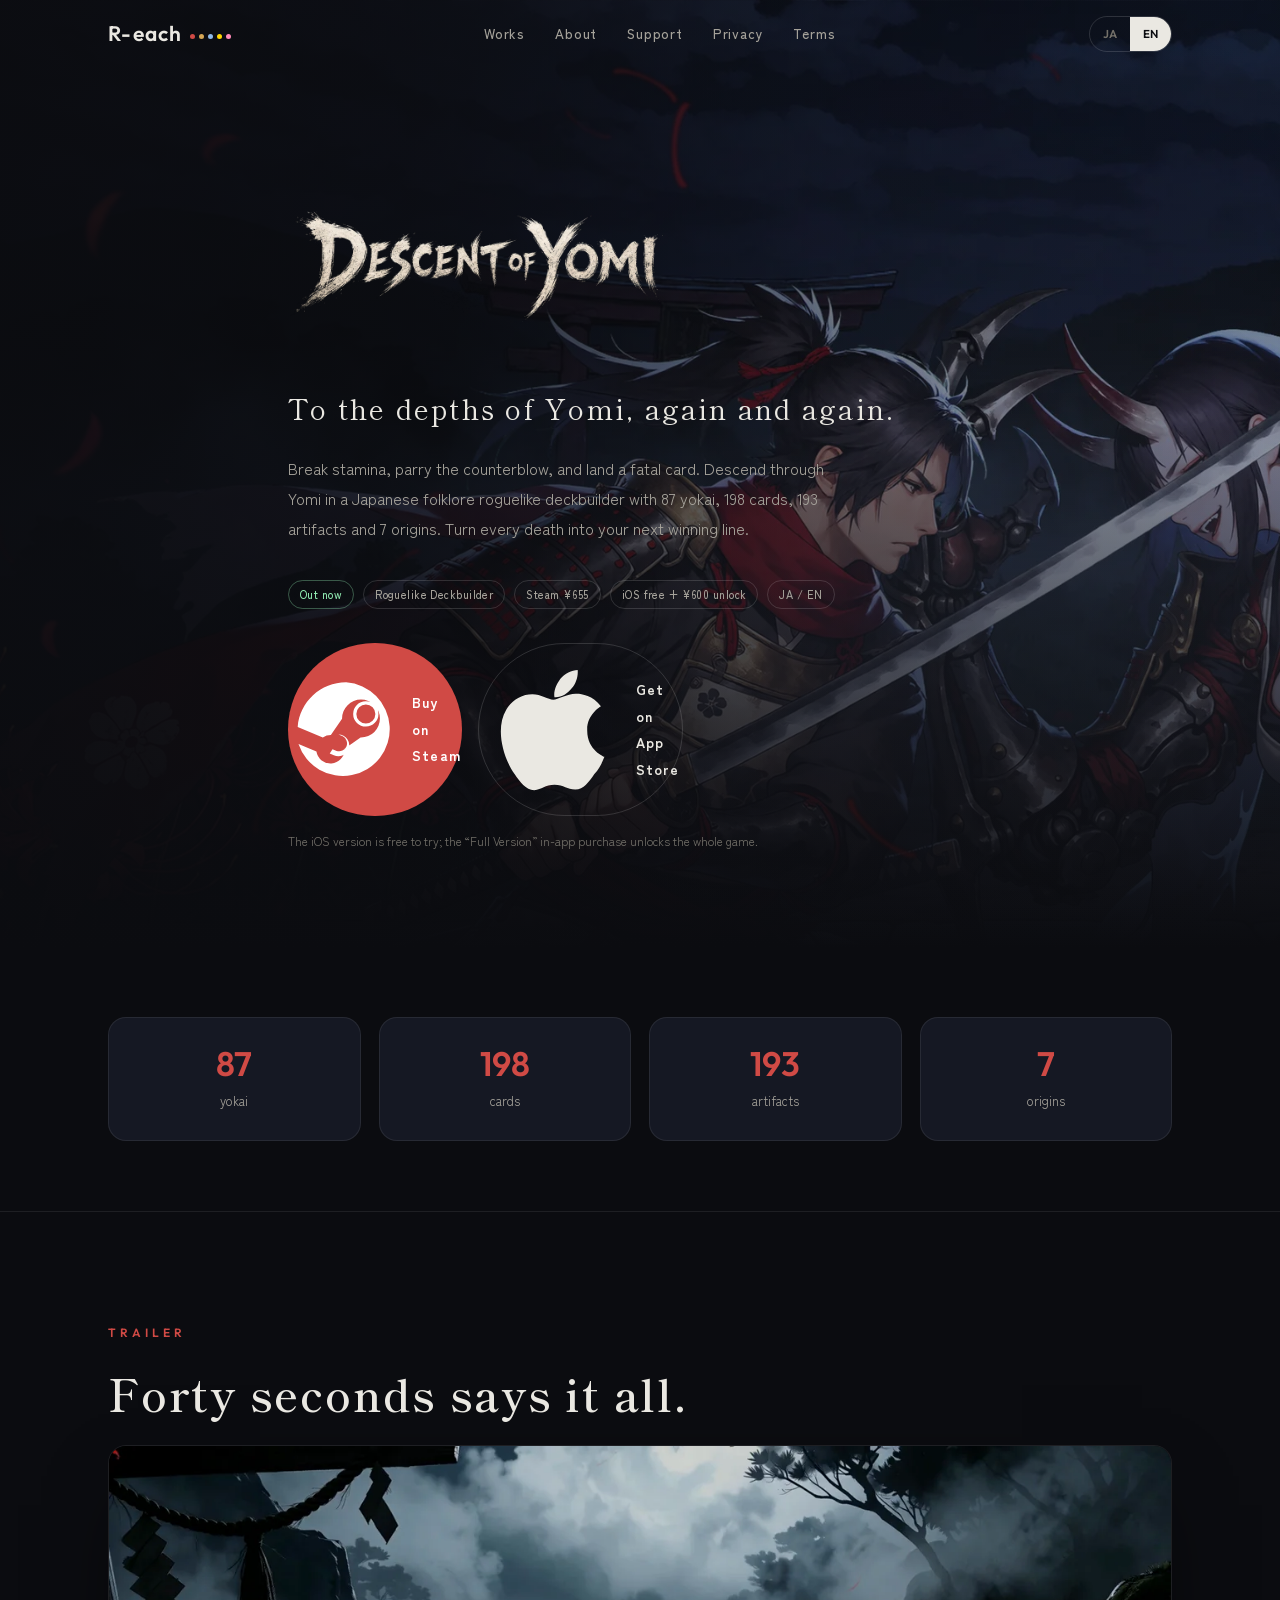
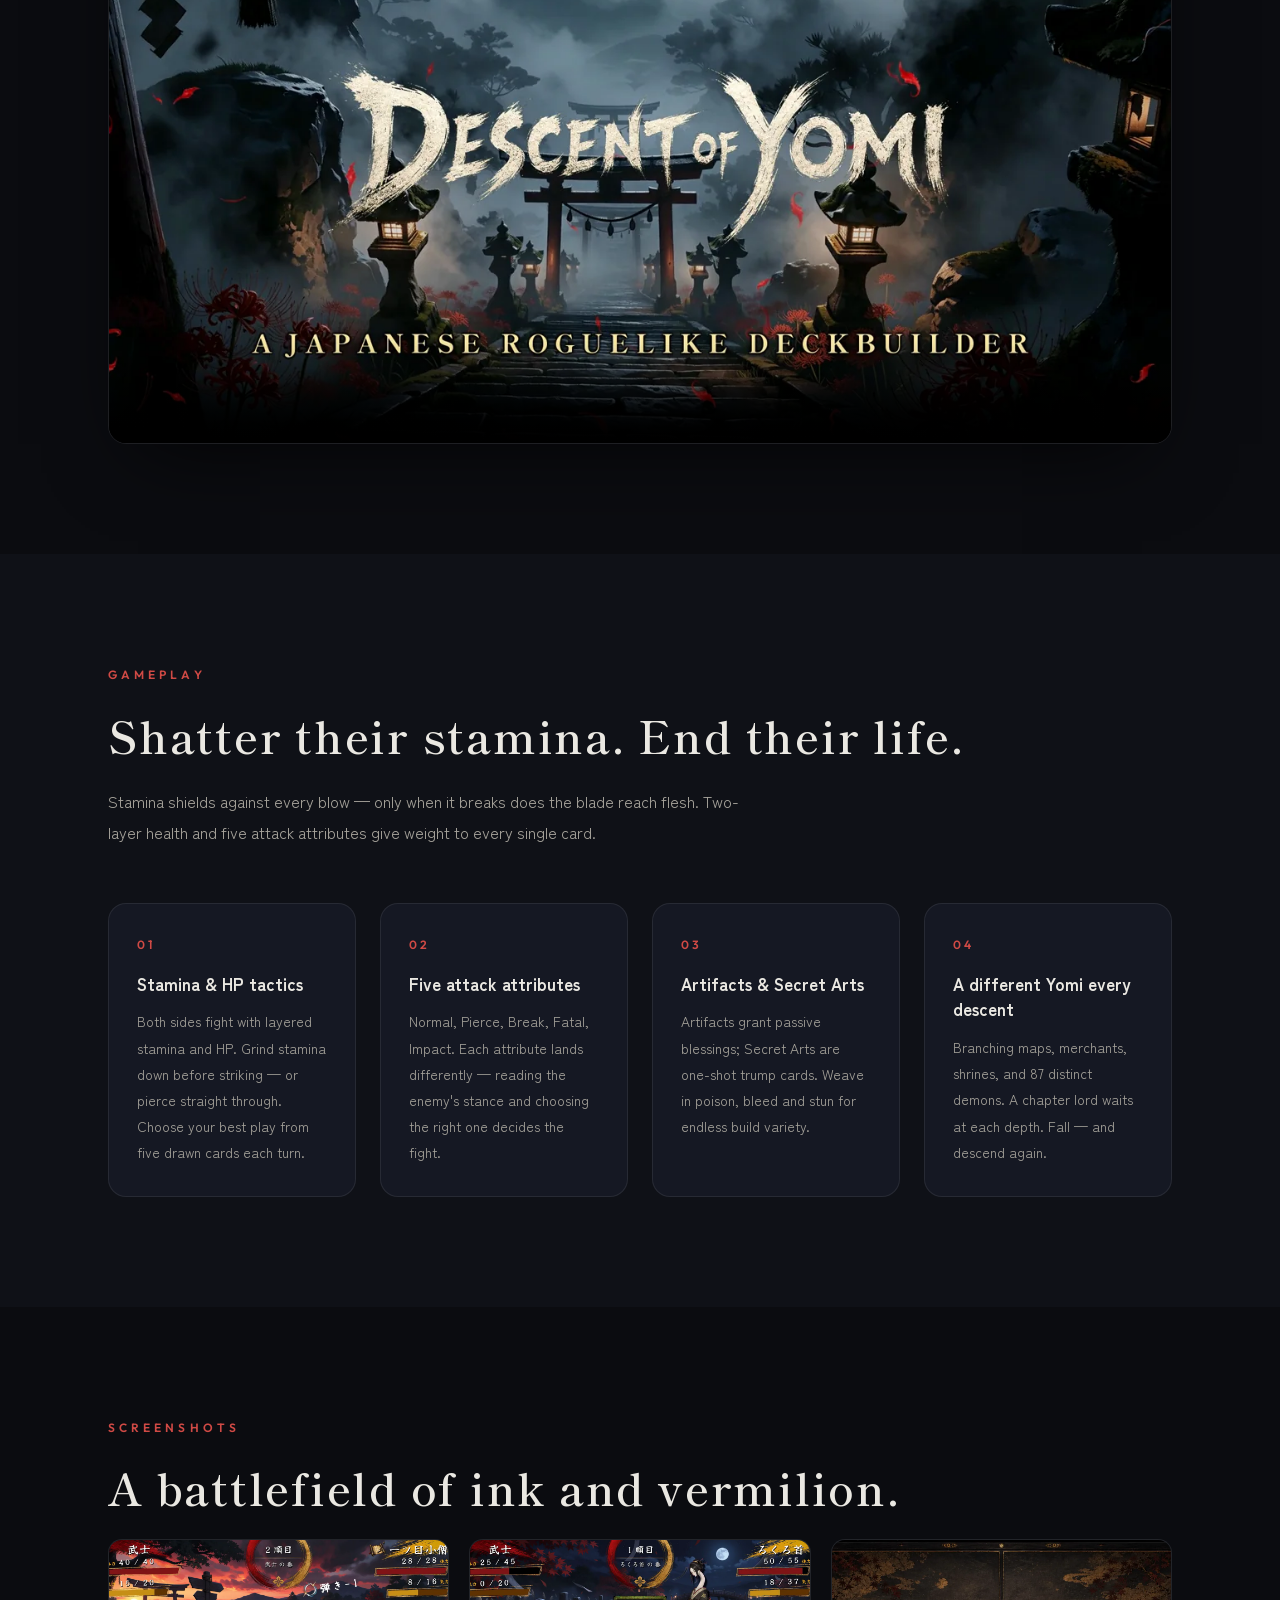
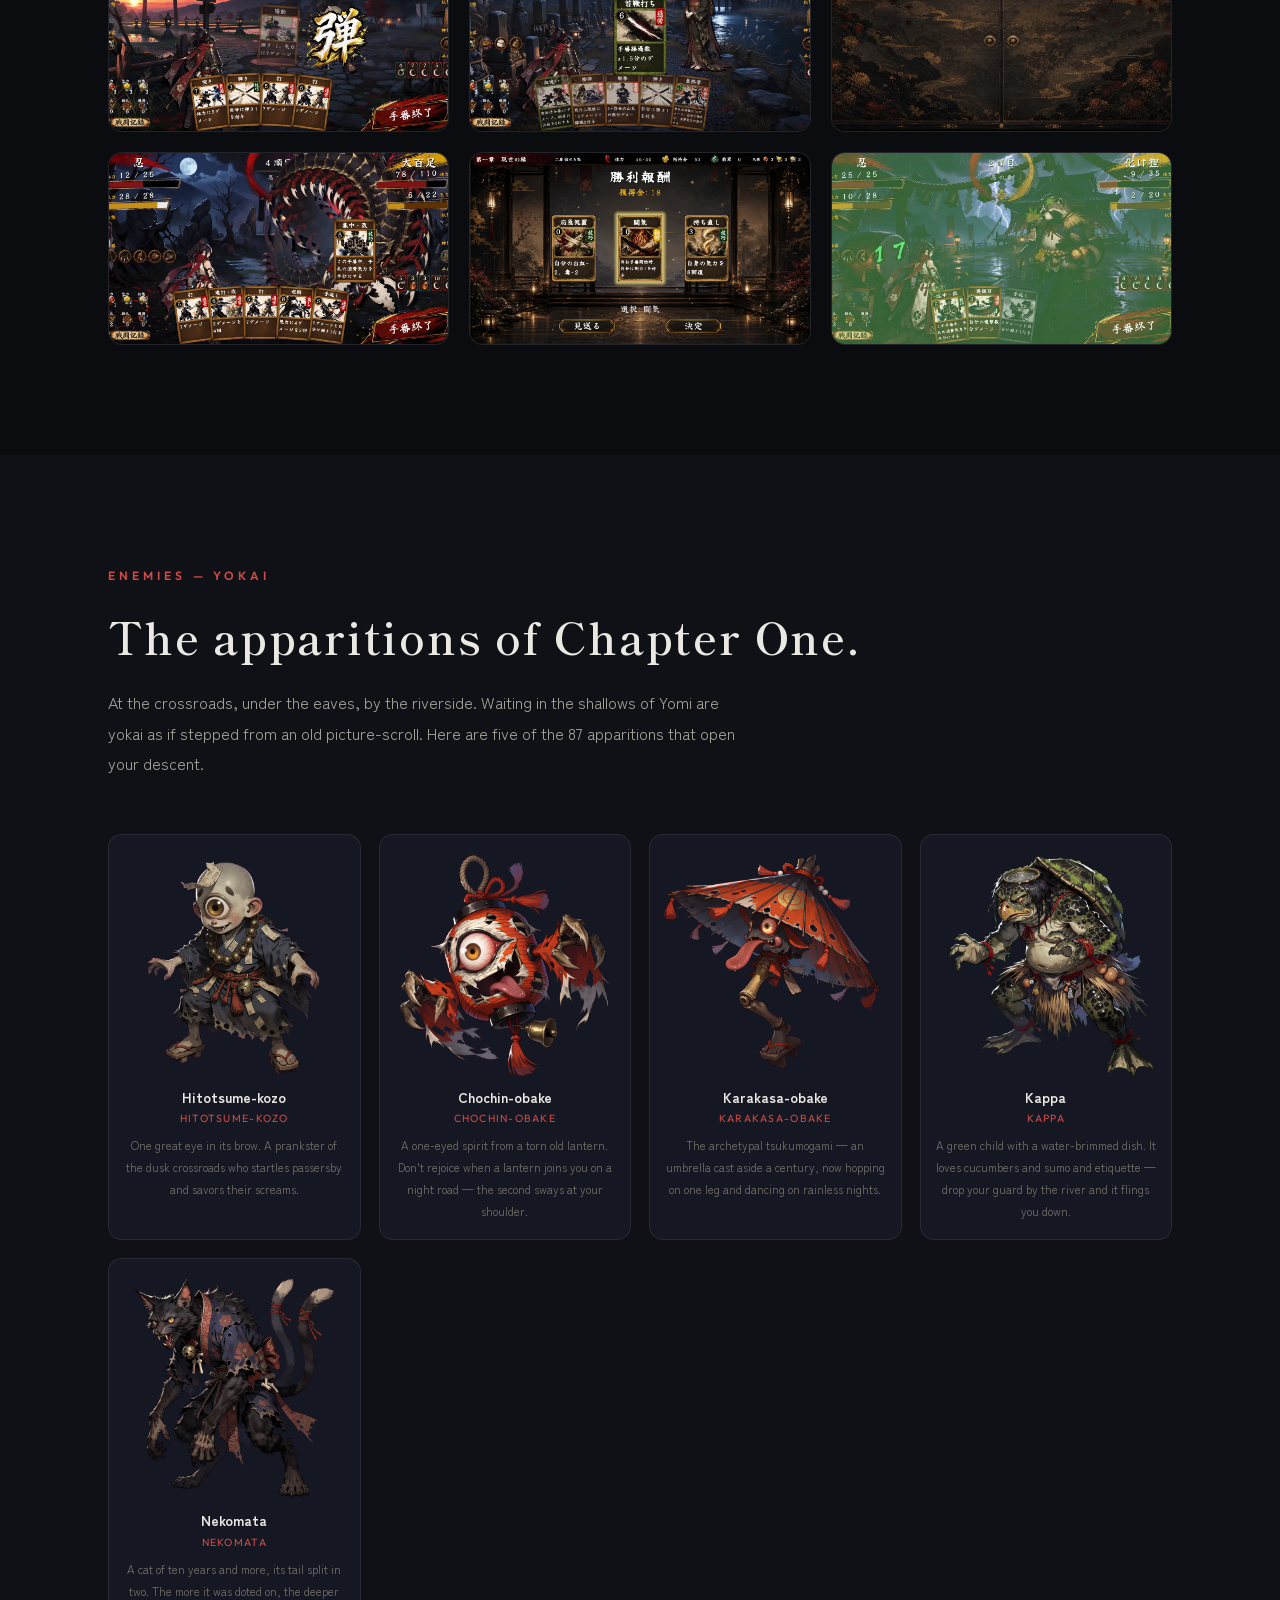
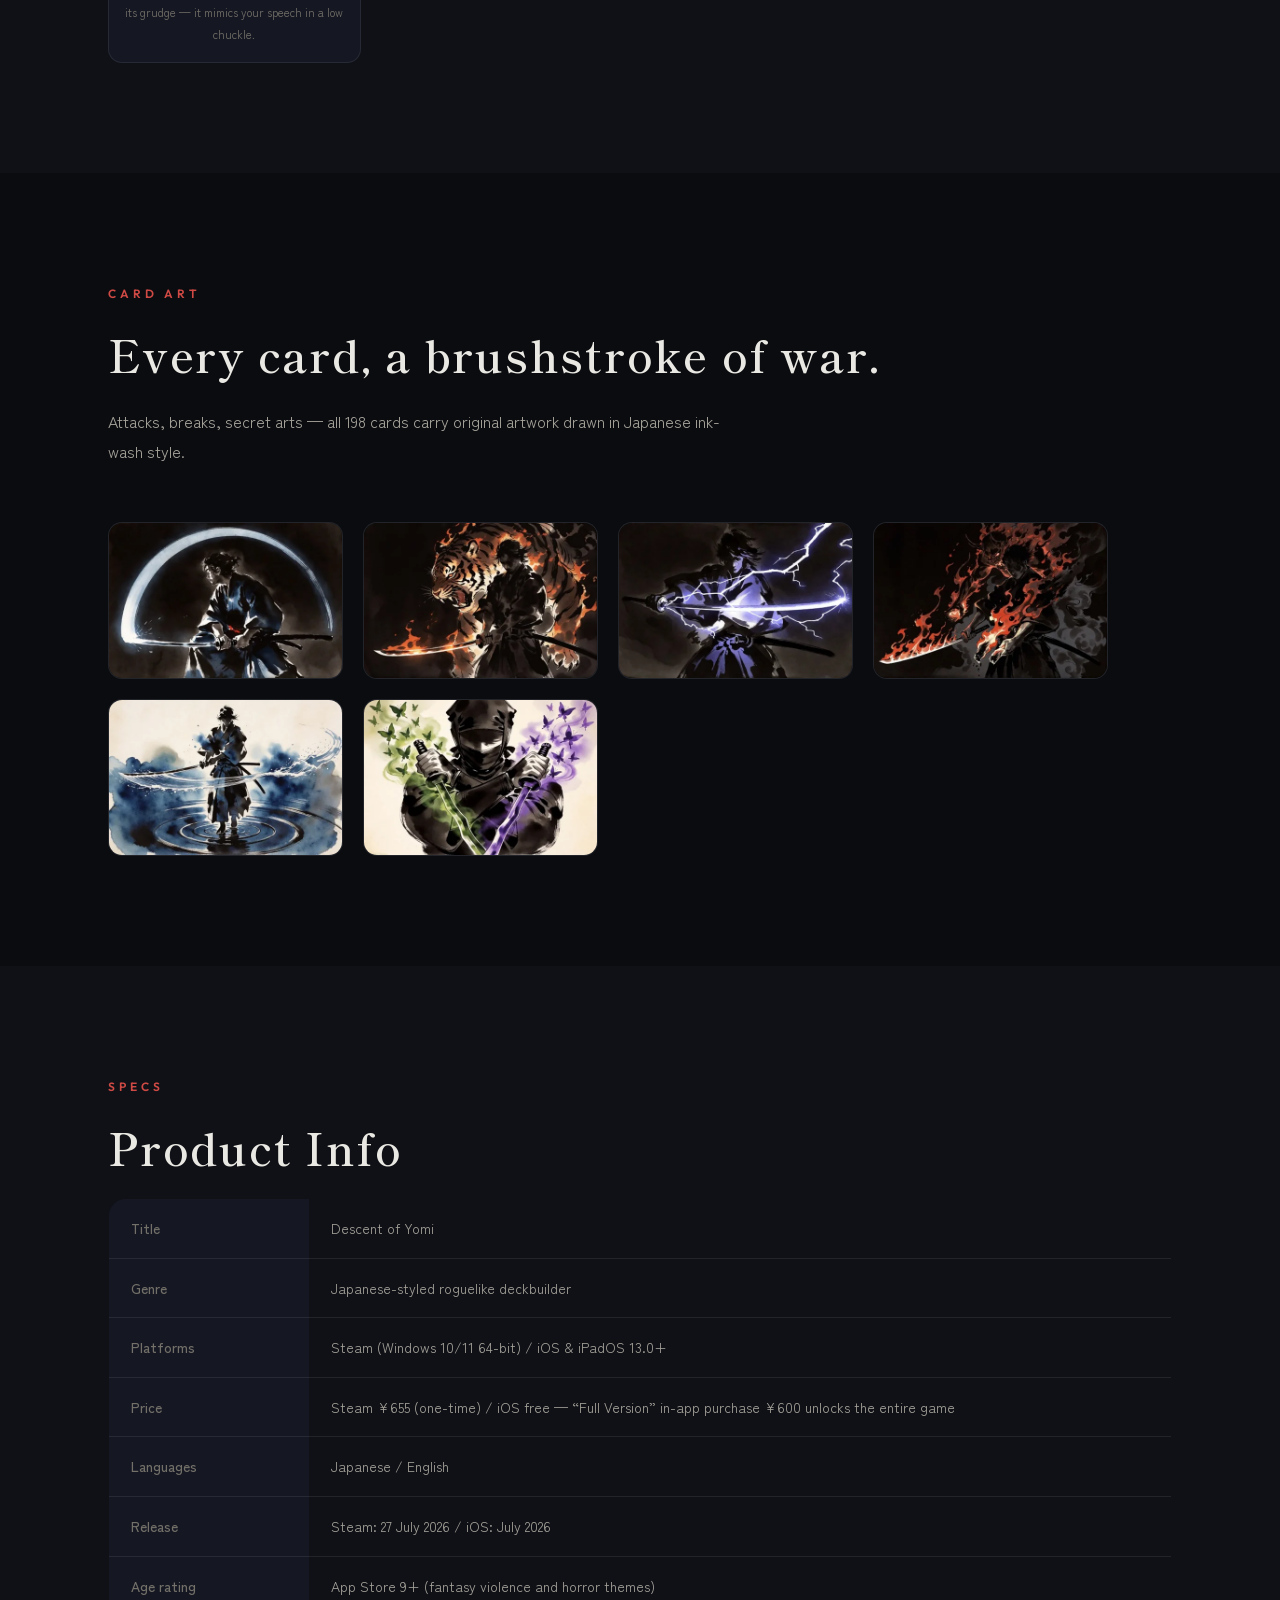
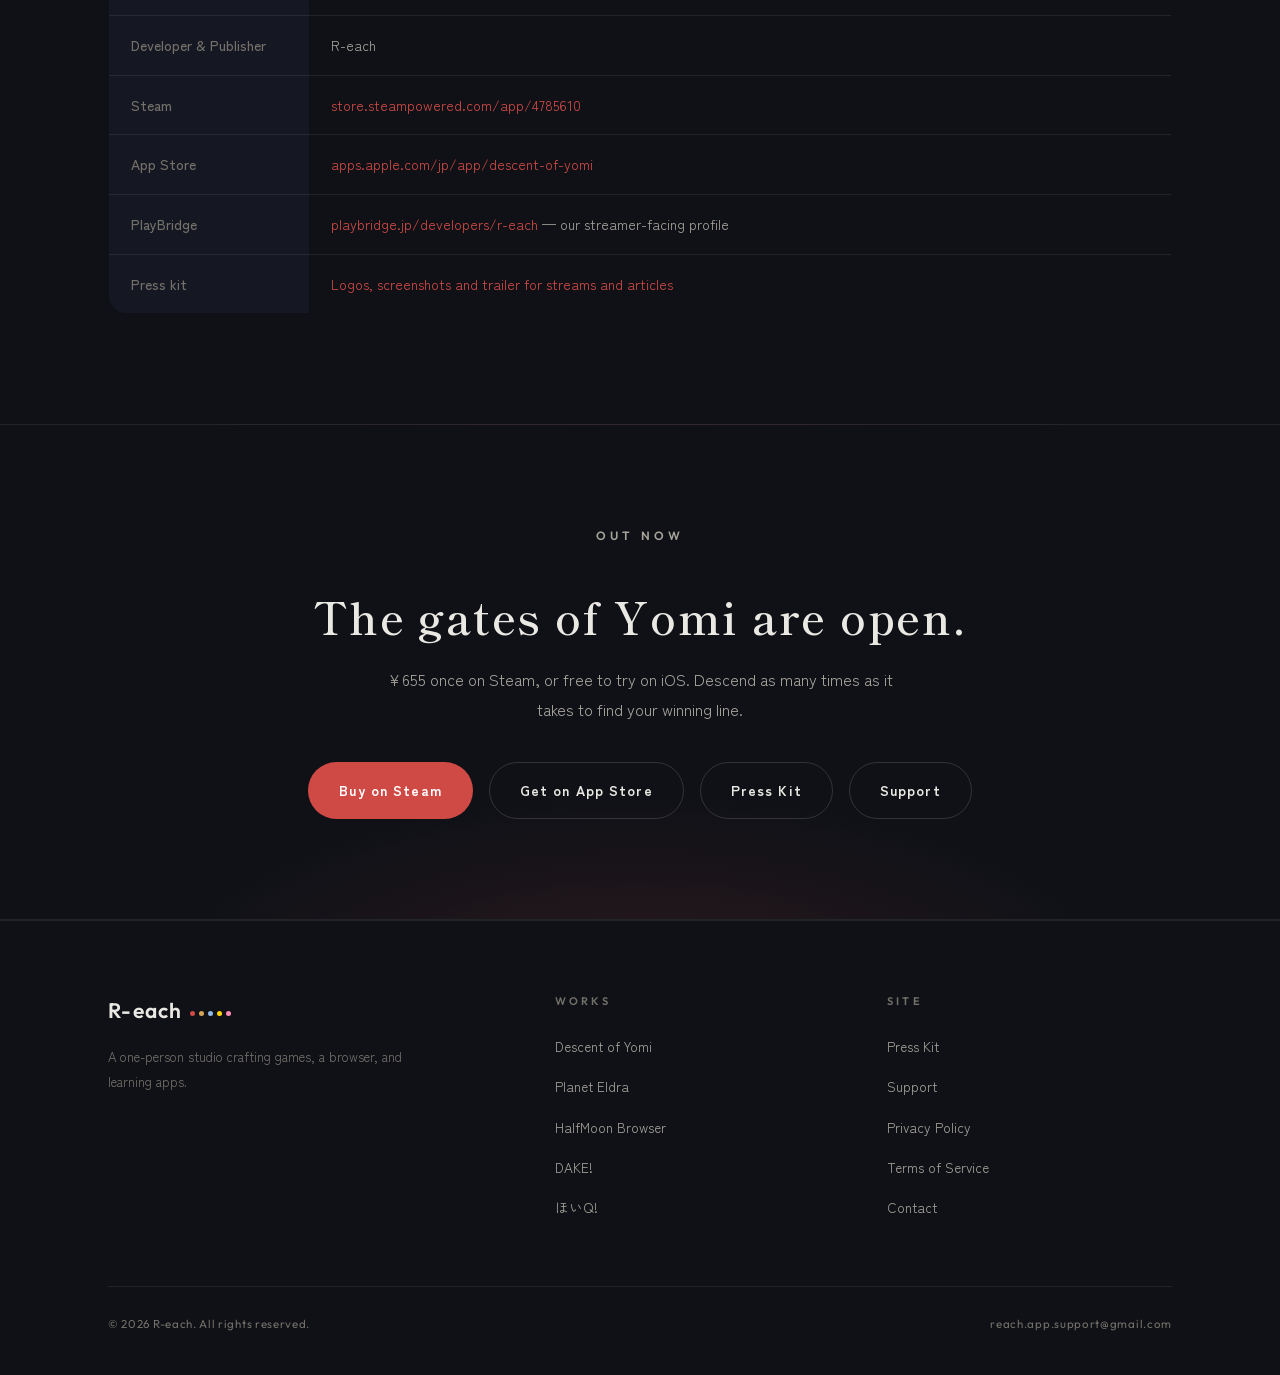
<file: apps/descent-of-yomi.html>
<!DOCTYPE html>
<html lang="ja" data-l="ja">
<head>
<meta charset="UTF-8">
<meta name="viewport" content="width=device-width, initial-scale=1.0">
<title>Descent of Yomi ― 黄泉降り | R-each</title>
<meta name="description" content="気力を削り、弾きで隙を作り、致命の一札を叩き込め。87体の妖怪、198種の札、193種の神器、7つの出自。和風ローグライク・デッキ構築『Descent of Yomi ― 黄泉降り』公式ページ。Steam / App Storeで配信中。">
<meta property="og:type" content="website">
<meta property="og:title" content="Descent of Yomi ― 黄泉降り | R-each">
<meta property="og:description" content="87体の妖怪が待つ黄泉を198種の札と193種の神器で攻略する和風ローグライク・デッキ構築。Steam / App Storeで配信中。">
<meta property="og:url" content="https://r-each0801.github.io/web/apps/descent-of-yomi.html">
<meta property="og:image" content="https://r-each0801.github.io/web/assets/img/yomi/capsule_main.webp?v=20261026a">
<meta name="twitter:card" content="summary_large_image">
<link rel="icon" type="image/svg+xml" href="../assets/img/brand/favicon.svg">
<link rel="preconnect" href="https://fonts.googleapis.com">
<link rel="preconnect" href="https://fonts.gstatic.com" crossorigin>
<link href="https://fonts.googleapis.com/css2?family=Zen+Kaku+Gothic+New:wght@400;500;700&family=Shippori+Mincho:wght@500;600;700&family=Outfit:wght@400;500;600;700&display=swap" rel="stylesheet">
<link rel="stylesheet" href="../assets/css/style.css?v=20261026a">
<style>
  /* 新キーアートは元々暗いので、ヒーローの暗転をこのページだけ緩める */
  .p-yomi .app-hero-bg::after {
    background: linear-gradient(180deg, rgba(11,12,16,.52) 0%, rgba(11,12,16,.32) 45%, var(--bg) 100%);
  }
</style>
</head>
<body class="p-yomi">

<header class="site-header">
  <div class="header-inner">
    <a class="brand-logo" href="../index.html">R-each<em><i></i><i></i><i></i><i></i><i></i></em></a>
    <nav class="site-nav">
      <a href="../index.html#works"><span class="ja">作品</span><span class="en">Works</span></a>
      <a href="../index.html#about"><span class="ja">R-eachについて</span><span class="en">About</span></a>
      <a href="../support.html"><span class="ja">サポート</span><span class="en">Support</span></a>
      <a href="../privacy.html"><span class="ja">プライバシー</span><span class="en">Privacy</span></a>
      <a href="../terms.html"><span class="ja">利用規約</span><span class="en">Terms</span></a>
    </nav>
    <div style="display:flex;align-items:center;gap:10px;">
      <div class="lang-toggle" role="group" aria-label="Language">
        <button type="button" data-lang="ja">JA</button>
        <button type="button" data-lang="en">EN</button>
      </div>
      <button class="nav-burger" type="button" aria-label="Menu"><span></span></button>
    </div>
  </div>
</header>

<main>

  <!-- ===== HERO ===== -->
  <section class="app-hero">
    <div class="app-hero-bg" style="background-image:url('../assets/img/yomi/keyart.webp?v=20261026a');background-position:center 42%;"></div>
    <div aria-hidden="true" style="position:absolute;inset:0;background:linear-gradient(100deg, rgba(11,12,16,.95) 0%, rgba(11,12,16,.80) 32%, rgba(11,12,16,.24) 62%, rgba(11,12,16,.02) 100%);"></div>
    <div class="wrap app-hero-inner">
      <img class="app-logo-img" src="../assets/img/yomi/logo.webp?v=20261026a" alt="Descent of Yomi ― 黄泉降り">
      <p class="app-tagline">
        <span class="ja">黄泉の底へ、幾度でも。</span>
        <span class="en">To the depths of Yomi, again and again.</span>
      </p>
      <p class="app-sub">
        <span class="ja">気力を削り、弾きで隙を作り、致命の一札を叩き込め。87体の妖怪が待つ黄泉を198種の札と193種の神器で攻略する和風ローグライク・デッキ構築。7つの出自から戦法を選び、敗北を次の勝ち筋へ変えろ。</span>
        <span class="en">Break stamina, parry the counterblow, and land a fatal card. Descend through Yomi in a Japanese folklore roguelike deckbuilder with 87 yokai, 198 cards, 193 artifacts and 7 origins. Turn every death into your next winning line.</span>
      </p>
      <div class="chips">
        <span class="tag status-live"><span class="ja">配信中</span><span class="en">Out now</span></span>
        <span class="tag"><span class="ja">和風ローグライク・デッキ構築</span><span class="en">Roguelike Deckbuilder</span></span>
        <span class="tag">Steam ¥655</span>
        <span class="tag"><span class="ja">iOS 無料 + 製品版 ¥600</span><span class="en">iOS free + ¥600 unlock</span></span>
        <span class="tag"><span class="ja">日本語 / 英語</span><span class="en">JA / EN</span></span>
      </div>
      <div class="hero-cta">
        <a class="btn btn-primary" href="https://store.steampowered.com/app/4785610/Descent_of_Yomi/" target="_blank" rel="noopener">
          <svg viewBox="0 0 24 24" fill="currentColor" aria-hidden="true"><path d="M11.98 2C6.53 2 2.06 6.2 1.64 11.54l5.36 2.22a3.03 3.03 0 0 1 1.72-.53l2.39-3.46v-.05a4.04 4.04 0 1 1 4.04 4.04h-.09l-3.41 2.43c0 .05 0 .09.01.13a3.03 3.03 0 0 1-6.02.44l-3.83-1.59A10 10 0 1 0 11.98 2zm-3.5 15.17.87.36a2.29 2.29 0 0 0 3.12-1.24 2.29 2.29 0 0 0-2.13-3.15l.91.38a1.69 1.69 0 0 1-1.3 3.11l-.88-.36zm10.4-8.44a2.7 2.7 0 1 0-5.4.02 2.7 2.7 0 0 0 5.4-.02zm-4.72 0a2.03 2.03 0 1 1 4.06 0 2.03 2.03 0 0 1-4.06 0z"/></svg>
          <span class="ja">Steamで購入</span><span class="en">Buy on Steam</span>
        </a>
        <a class="btn btn-ghost" href="https://apps.apple.com/jp/app/descent-of-yomi/id6788629303" target="_blank" rel="noopener">
          <svg viewBox="0 0 24 24" fill="currentColor" aria-hidden="true"><path d="M18.7 19.5c-.9 1.3-1.8 2.6-3.2 2.6-1.4 0-1.9-.8-3.5-.8s-2.1.8-3.4.9c-1.4 0-2.4-1.4-3.3-2.7C3.4 16.8 2 11.9 3.9 8.7c.9-1.6 2.6-2.6 4.4-2.6 1.4 0 2.7.9 3.5.9.8 0 2.4-1.1 4-1 .7 0 2.7.3 4 2.1-.1.1-2.4 1.4-2.3 4.1 0 3.3 2.9 4.4 2.9 4.4-.1.1-.5 1.6-1.7 2.9zM13 3.5c.7-.9 1.9-1.5 2.9-1.5.1 1.1-.3 2.3-1 3.1-.7.9-1.8 1.6-2.9 1.5-.2-1.1.4-2.3 1-3.1z"/></svg>
          <span class="ja">App Storeで入手</span><span class="en">Get on App Store</span>
        </a>
      </div>
      <p class="store-note">
        <span class="ja">iOS版は無料でお試しいただけます(全編プレイにはアプリ内課金「製品版購入」が必要)。</span>
        <span class="en">The iOS version is free to try; the “Full Version” in-app purchase unlocks the whole game.</span>
      </p>
    </div>
  </section>

  <!-- ===== NUMBERS ===== -->
  <section class="section" style="padding:70px 0;border-bottom:1px solid var(--line);">
    <div class="wrap">
      <div class="about-mark rv" style="grid-template-columns:repeat(auto-fit,minmax(150px,1fr));">
        <div class="about-chip" style="text-align:center;">
          <p class="num" style="color:var(--c-yomi);">87</p>
          <p class="lbl"><span class="ja">体の妖怪</span><span class="en">yokai</span></p>
        </div>
        <div class="about-chip" style="text-align:center;">
          <p class="num" style="color:var(--c-yomi);">198</p>
          <p class="lbl"><span class="ja">種の札</span><span class="en">cards</span></p>
        </div>
        <div class="about-chip" style="text-align:center;">
          <p class="num" style="color:var(--c-yomi);">193</p>
          <p class="lbl"><span class="ja">種の神器</span><span class="en">artifacts</span></p>
        </div>
        <div class="about-chip" style="text-align:center;">
          <p class="num" style="color:var(--c-yomi);">7</p>
          <p class="lbl"><span class="ja">つの出自</span><span class="en">origins</span></p>
        </div>
      </div>
    </div>
  </section>

  <!-- ===== TRAILER ===== -->
  <section class="section" id="trailer">
    <div class="wrap">
      <p class="eyebrow rv">Trailer</p>
      <h2 class="section-title rv">
        <span class="ja">最初の40秒で、空気がわかる。</span>
        <span class="en">Forty seconds says it all.</span>
      </h2>
      <div class="video-frame rv ja">
        <video controls preload="none" poster="../assets/img/yomi/pv_poster.webp?v=20261026a" playsinline>
          <source src="../assets/video/yomi_pv.mp4?v=20261026a" type="video/mp4">
        </video>
      </div>
      <div class="video-frame rv en">
        <video controls preload="none" poster="../assets/img/yomi/pv_poster_en.webp?v=20261026a" playsinline>
          <source src="../assets/video/yomi_pv_en.mp4?v=20261026a" type="video/mp4">
        </video>
      </div>
    </div>
  </section>

  <!-- ===== CONCEPT / FEATURES ===== -->
  <section class="section alt" id="features">
    <div class="wrap">
      <p class="eyebrow rv">Gameplay</p>
      <h2 class="section-title rv">
        <span class="ja">気力を崩し、体力を絶つ。</span>
        <span class="en">Shatter their stamina. End their life.</span>
      </h2>
      <p class="section-lead rv">
        <span class="ja">敵の攻めは気力(スタミナ)が盾となり、気力が尽きた者に刃が届く。二層の体力管理と5つの攻撃属性が一手ごとの重みを生み出します。</span>
        <span class="en">Stamina shields against every blow — only when it breaks does the blade reach flesh. Two-layer health and five attack attributes give weight to every single card.</span>
      </p>
      <div class="feature-grid">
        <div class="feature-card rv">
          <p class="f-num">01</p>
          <h3><span class="ja">気力と体力の駆け引き</span><span class="en">Stamina &amp; HP tactics</span></h3>
          <p>
            <span class="ja">敵味方ともに「気力」と「体力」の二層構造。気力を削り切ってから叩き込むか、貫通で直接体力を狙うか。毎手番5枚のドローから最善の一手を選び抜く。</span>
            <span class="en">Both sides fight with layered stamina and HP. Grind stamina down before striking — or pierce straight through. Choose your best play from five drawn cards each turn.</span>
          </p>
        </div>
        <div class="feature-card rv">
          <p class="f-num">02</p>
          <h3><span class="ja">5つの攻撃属性</span><span class="en">Five attack attributes</span></h3>
          <p>
            <span class="ja">通常・貫通・崩し・致命・衝撃。属性ごとに到達先や効果が異なり、敵の構えに合わせた属性選択が勝敗を分ける。</span>
            <span class="en">Normal, Pierce, Break, Fatal, Impact. Each attribute lands differently — reading the enemy's stance and choosing the right one decides the fight.</span>
          </p>
        </div>
        <div class="feature-card rv">
          <p class="f-num">03</p>
          <h3><span class="ja">神器と秘術</span><span class="en">Artifacts &amp; Secret Arts</span></h3>
          <p>
            <span class="ja">道中で得る「神器」は自動で発動する加護。「秘術」は一度きりの切り札。毒・出血・朦朧などの状態異常も絡め、ビルドの幅は無限に。</span>
            <span class="en">Artifacts grant passive blessings; Secret Arts are one-shot trump cards. Weave in poison, bleed and stun for endless build variety.</span>
          </p>
        </div>
        <div class="feature-card rv">
          <p class="f-num">04</p>
          <h3><span class="ja">降りるたび、違う黄泉</span><span class="en">A different Yomi every descent</span></h3>
          <p>
            <span class="ja">マップ分岐、商人、祠、そして87体の怪異たち。4つの章の最深部では、章の主が待ち受ける。倒れても、また降りればいい。</span>
            <span class="en">Branching maps, merchants, shrines, and 87 distinct demons. A chapter lord waits at each depth. Fall — and descend again.</span>
          </p>
        </div>
      </div>
    </div>
  </section>

  <!-- ===== SCREENSHOTS ===== -->
  <section class="section">
    <div class="wrap">
      <p class="eyebrow rv">Screenshots</p>
      <h2 class="section-title rv">
        <span class="ja">墨と朱の戦場。</span>
        <span class="en">A battlefield of ink and vermilion.</span>
      </h2>
      <div class="shot-row wide">
        <figure class="shot rv"><img src="../assets/img/yomi/screen_01.webp?v=20261026a" alt="夕暮れの鳥居で妖怪と斬り合う戦闘画面" loading="lazy"></figure>
        <figure class="shot rv"><img src="../assets/img/yomi/screen_02.webp?v=20261026a" alt="月夜の橋で「ろくろ首」と対峙する戦闘画面" loading="lazy"></figure>
        <figure class="shot rv"><img src="../assets/img/yomi/screen_03.webp?v=20261026a" alt="分岐した黄泉のマップと行先の選択画面" loading="lazy"></figure>
        <figure class="shot rv"><img src="../assets/img/yomi/screen_04.webp?v=20261026a" alt="章の主「大百足」との親玉戦" loading="lazy"></figure>
        <figure class="shot rv"><img src="../assets/img/yomi/screen_05.webp?v=20261026a" alt="戦闘後の勝利報酬で札を選ぶ画面" loading="lazy"></figure>
        <figure class="shot rv"><img src="../assets/img/yomi/screen_06.webp?v=20261026a" alt="毒に侵された妖怪と戦う戦闘画面" loading="lazy"></figure>
      </div>
    </div>
  </section>

  <!-- ===== ENEMIES ===== -->
  <section class="section alt">
    <div class="wrap">
      <p class="eyebrow rv">Enemies — <span class="ja">妖怪</span><span class="en">Yokai</span></p>
      <h2 class="section-title rv">
        <span class="ja">第一章に潜む、怪異たち。</span>
        <span class="en">The apparitions of Chapter One.</span>
      </h2>
      <p class="section-lead rv">
        <span class="ja">辻に、軒先に、川辺に。降り始めの黄泉であなたを待つのは、古の絵巻から抜け出したような妖怪たち。全87体の怪異のうち、序章を彩る五体を紹介します。</span>
        <span class="en">At the crossroads, under the eaves, by the riverside. Waiting in the shallows of Yomi are yokai as if stepped from an old picture-scroll. Here are five of the 87 apparitions that open your descent.</span>
      </p>
      <div class="cell-grid" style="grid-template-columns:repeat(auto-fill,minmax(200px,1fr));">
        <div class="cell rv">
          <img src="../assets/img/yomi/enemy_hitotsume.webp?v=20261026a" alt="一ツ目小僧" loading="lazy">
          <p class="c-name"><span class="ja">一ツ目小僧</span><span class="en">Hitotsume-kozo</span></p>
          <p class="c-sub">Hitotsume-kozo</p>
          <p class="c-role"><span class="ja">額に大きな目玉をひとつ。夕闇の辻で人を驚かせ、その悲鳴を味わって笑い転げる悪戯小僧。</span><span class="en">One great eye in its brow. A prankster of the dusk crossroads who startles passersby and savors their screams.</span></p>
        </div>
        <div class="cell rv">
          <img src="../assets/img/yomi/enemy_chochin.webp?v=20261026a" alt="提灯お化け" loading="lazy">
          <p class="c-name"><span class="ja">提灯お化け</span><span class="en">Chochin-obake</span></p>
          <p class="c-sub">Chochin-obake</p>
          <p class="c-role"><span class="ja">破れた古提灯から飛び出した一つ目の妖。夜道で提灯が一つ増えたと喜ぶなかれ、二つ目はもう肩で揺れている。</span><span class="en">A one-eyed spirit from a torn old lantern. Don't rejoice when a lantern joins you on a night road — the second sways at your shoulder.</span></p>
        </div>
        <div class="cell rv">
          <img src="../assets/img/yomi/enemy_karakasa.webp?v=20261026a" alt="唐傘お化け" loading="lazy">
          <p class="c-name"><span class="ja">唐傘お化け</span><span class="en">Karakasa-obake</span></p>
          <p class="c-sub">Karakasa-obake</p>
          <p class="c-role"><span class="ja">百年捨て置かれた古傘が魂を得た付喪神の代表格。一本足で跳ね回り、雨も降らぬ晩に踊る剽軽者。</span><span class="en">The archetypal tsukumogami — an umbrella cast aside a century, now hopping on one leg and dancing on rainless nights.</span></p>
        </div>
        <div class="cell rv">
          <img src="../assets/img/yomi/enemy_kappa.webp?v=20261026a" alt="河童" loading="lazy">
          <p class="c-name"><span class="ja">河童</span><span class="en">Kappa</span></p>
          <p class="c-sub">Kappa</p>
          <p class="c-role"><span class="ja">頭の皿に水を湛えた緑の童。胡瓜と相撲を好み、礼節に厳しい。川辺で気を抜けば投げ飛ばされる。</span><span class="en">A green child with a water-brimmed dish. It loves cucumbers and sumo and etiquette — drop your guard by the river and it flings you down.</span></p>
        </div>
        <div class="cell rv">
          <img src="../assets/img/yomi/enemy_nekomata.webp?v=20261026a" alt="猫又" loading="lazy">
          <p class="c-name"><span class="ja">猫又</span><span class="en">Nekomata</span></p>
          <p class="c-sub">Nekomata</p>
          <p class="c-role"><span class="ja">十年以上仕えた猫が二股の尾を得て化けたもの。可愛がった分だけ恨みは深く、家人の言葉を真似て低く笑う。</span><span class="en">A cat of ten years and more, its tail split in two. The more it was doted on, the deeper its grudge — it mimics your speech in a low chuckle.</span></p>
        </div>
      </div>
    </div>
  </section>

  <!-- ===== CARDS ===== -->
  <section class="section">
    <div class="wrap">
      <p class="eyebrow rv">Card Art</p>
      <h2 class="section-title rv">
        <span class="ja">一枚一枚が、筆で描いた武。</span>
        <span class="en">Every card, a brushstroke of war.</span>
      </h2>
      <p class="section-lead rv">
        <span class="ja">攻撃、崩し、秘術 ― 198種の札すべてに墨の筆致で描き下ろしたアートワークを添えています。</span>
        <span class="en">Attacks, breaks, secret arts — all 198 cards carry original artwork drawn in Japanese ink-wash style.</span>
      </p>
      <div class="shot-row" style="grid-template-columns:repeat(auto-fit,minmax(200px,1fr));max-width:1000px;">
        <figure class="shot rv"><img src="../assets/img/yomi/card_crescent.webp?v=20261026a" alt="カードアート: 三日月" loading="lazy"></figure>
        <figure class="shot rv"><img src="../assets/img/yomi/card_lionking.webp?v=20261026a" alt="カードアート: 獅子王" loading="lazy"></figure>
        <figure class="shot rv"><img src="../assets/img/yomi/card_thunder.webp?v=20261026a" alt="カードアート: 照雷一閃" loading="lazy"></figure>
        <figure class="shot rv"><img src="../assets/img/yomi/card_flame.webp?v=20261026a" alt="カードアート: 炎帝" loading="lazy"></figure>
        <figure class="shot rv"><img src="../assets/img/yomi/card_water.webp?v=20261026a" alt="カードアート: 水面斬り" loading="lazy"></figure>
        <figure class="shot rv"><img src="../assets/img/yomi/card_butterfly.webp?v=20261026a" alt="カードアート: 胡蝶夢幻" loading="lazy"></figure>
      </div>
    </div>
  </section>

  <!-- ===== SPEC ===== -->
  <section class="section alt">
    <div class="wrap">
      <p class="eyebrow rv">Specs</p>
      <h2 class="section-title rv"><span class="ja">製品情報</span><span class="en">Product Info</span></h2>
      <table class="spec-table rv">
        <tr><th><span class="ja">タイトル</span><span class="en">Title</span></th><td><span class="ja">Descent of Yomi ― 黄泉降り</span><span class="en">Descent of Yomi</span></td></tr>
        <tr><th><span class="ja">ジャンル</span><span class="en">Genre</span></th><td><span class="ja">和風ローグライク・デッキ構築バトル</span><span class="en">Japanese-styled roguelike deckbuilder</span></td></tr>
        <tr><th><span class="ja">プラットフォーム</span><span class="en">Platforms</span></th><td><span class="ja">Steam (Windows 10/11 64bit) / iOS・iPadOS 13.0以降</span><span class="en">Steam (Windows 10/11 64-bit) / iOS &amp; iPadOS 13.0+</span></td></tr>
        <tr><th><span class="ja">価格</span><span class="en">Price</span></th><td><span class="ja">Steam版 ¥655(買い切り) / iOS版 無料 ― アプリ内課金「製品版購入」¥600で全編プレイ可能</span><span class="en">Steam ¥655 (one-time) / iOS free — “Full Version” in-app purchase ¥600 unlocks the entire game</span></td></tr>
        <tr><th><span class="ja">対応言語</span><span class="en">Languages</span></th><td><span class="ja">日本語 / 英語</span><span class="en">Japanese / English</span></td></tr>
        <tr><th><span class="ja">配信日</span><span class="en">Release</span></th><td><span class="ja">Steam版 2026年7月27日 / iOS版 2026年7月</span><span class="en">Steam: 27 July 2026 / iOS: July 2026</span></td></tr>
        <tr><th><span class="ja">レーティング</span><span class="en">Age rating</span></th><td><span class="ja">App Store 9+(ファンタジー暴力・恐怖表現を含みます)</span><span class="en">App Store 9+ (fantasy violence and horror themes)</span></td></tr>
        <tr><th><span class="ja">開発・販売</span><span class="en">Developer &amp; Publisher</span></th><td>R-each</td></tr>
        <tr><th>Steam</th><td><a href="https://store.steampowered.com/app/4785610/Descent_of_Yomi/" target="_blank" rel="noopener" style="color:var(--c-yomi);">store.steampowered.com/app/4785610</a></td></tr>
        <tr><th>App Store</th><td><a href="https://apps.apple.com/jp/app/descent-of-yomi/id6788629303" target="_blank" rel="noopener" style="color:var(--c-yomi);">apps.apple.com/jp/app/descent-of-yomi</a></td></tr>
        <tr><th>PlayBridge</th><td><a href="https://playbridge.jp/developers/r-each" target="_blank" rel="noopener" style="color:var(--c-yomi);">playbridge.jp/developers/r-each</a><span class="ja"> ― 配信者の方へのご案内はこちらにも掲載しています</span><span class="en"> &mdash; our streamer-facing profile</span></td></tr>
        <tr><th><span class="ja">メディアキット</span><span class="en">Press kit</span></th><td><a href="descent-of-yomi-presskit.html" style="color:var(--c-yomi);"><span class="ja">配信・記事向けの素材一式(ロゴ・スクリーンショット・トレーラー)</span><span class="en">Logos, screenshots and trailer for streams and articles</span></a></td></tr>
      </table>
    </div>
  </section>

  <!-- ===== CTA ===== -->
  <section class="cta-band">
    <div class="wrap">
      <p class="eyebrow rv">Out Now</p>
      <h2 class="section-title rv">
        <span class="ja">黄泉の門は、開いている。</span>
        <span class="en">The gates of Yomi are open.</span>
      </h2>
      <p class="rv">
        <span class="ja">Steam版は買い切り¥655。iOS版は無料でお試しいただけます。何度でも降りて、あなたの勝ち筋を見つけてください。</span>
        <span class="en">¥655 once on Steam, or free to try on iOS. Descend as many times as it takes to find your winning line.</span>
      </p>
      <div class="hero-cta rv">
        <a class="btn btn-primary" href="https://store.steampowered.com/app/4785610/Descent_of_Yomi/" target="_blank" rel="noopener"><span class="ja">Steamで購入</span><span class="en">Buy on Steam</span></a>
        <a class="btn btn-ghost" href="https://apps.apple.com/jp/app/descent-of-yomi/id6788629303" target="_blank" rel="noopener"><span class="ja">App Storeで入手</span><span class="en">Get on App Store</span></a>
        <a class="btn btn-ghost" href="descent-of-yomi-presskit.html"><span class="ja">メディアキット</span><span class="en">Press Kit</span></a>
        <a class="btn btn-ghost" href="../support.html#yomi"><span class="ja">サポート</span><span class="en">Support</span></a>
      </div>
    </div>
  </section>

</main>

<footer class="site-footer">
  <div class="wrap">
    <div class="footer-grid">
      <div class="footer-brand">
        <a class="brand-logo" href="../index.html">R-each<em><i></i><i></i><i></i><i></i><i></i></em></a>
        <p>
          <span class="ja">ゲームからブラウザ、学習アプリまでを手掛ける個人開発スタジオ。</span>
          <span class="en">A one-person studio crafting games, a browser, and learning apps.</span>
        </p>
      </div>
      <div class="footer-col">
        <h4>Works</h4>
        <ul>
          <li><a href="descent-of-yomi.html">Descent of Yomi</a></li>
          <li><a href="planet-eldora.html"><span class="ja">惑星エルドラ</span><span class="en">Planet Eldra</span></a></li>
          <li><a href="halfmoon-browser.html">HalfMoon Browser</a></li>
          <li><a href="dake.html">DAKE!</a></li>
          <li><a href="hoiq.html">ほいQ!</a></li>
        </ul>
      </div>
      <div class="footer-col">
        <h4>Site</h4>
        <ul>
          <li><a href="descent-of-yomi-presskit.html"><span class="ja">メディアキット</span><span class="en">Press Kit</span></a></li>
          <li><a href="../support.html"><span class="ja">サポート</span><span class="en">Support</span></a></li>
          <li><a href="../privacy.html"><span class="ja">プライバシーポリシー</span><span class="en">Privacy Policy</span></a></li>
          <li><a href="../terms.html"><span class="ja">利用規約</span><span class="en">Terms of Service</span></a></li>
          <li><a href="mailto:reach.app.support@gmail.com"><span class="ja">お問い合わせ</span><span class="en">Contact</span></a></li>
        </ul>
      </div>
    </div>
    <div class="footer-bottom">
      <small>© 2026 R-each. All rights reserved.</small>
      <small>reach.app.support@gmail.com</small>
    </div>
  </div>
</footer>

<script src="../assets/js/main.js?v=20261026a"></script>
</body>
</html>
</file>
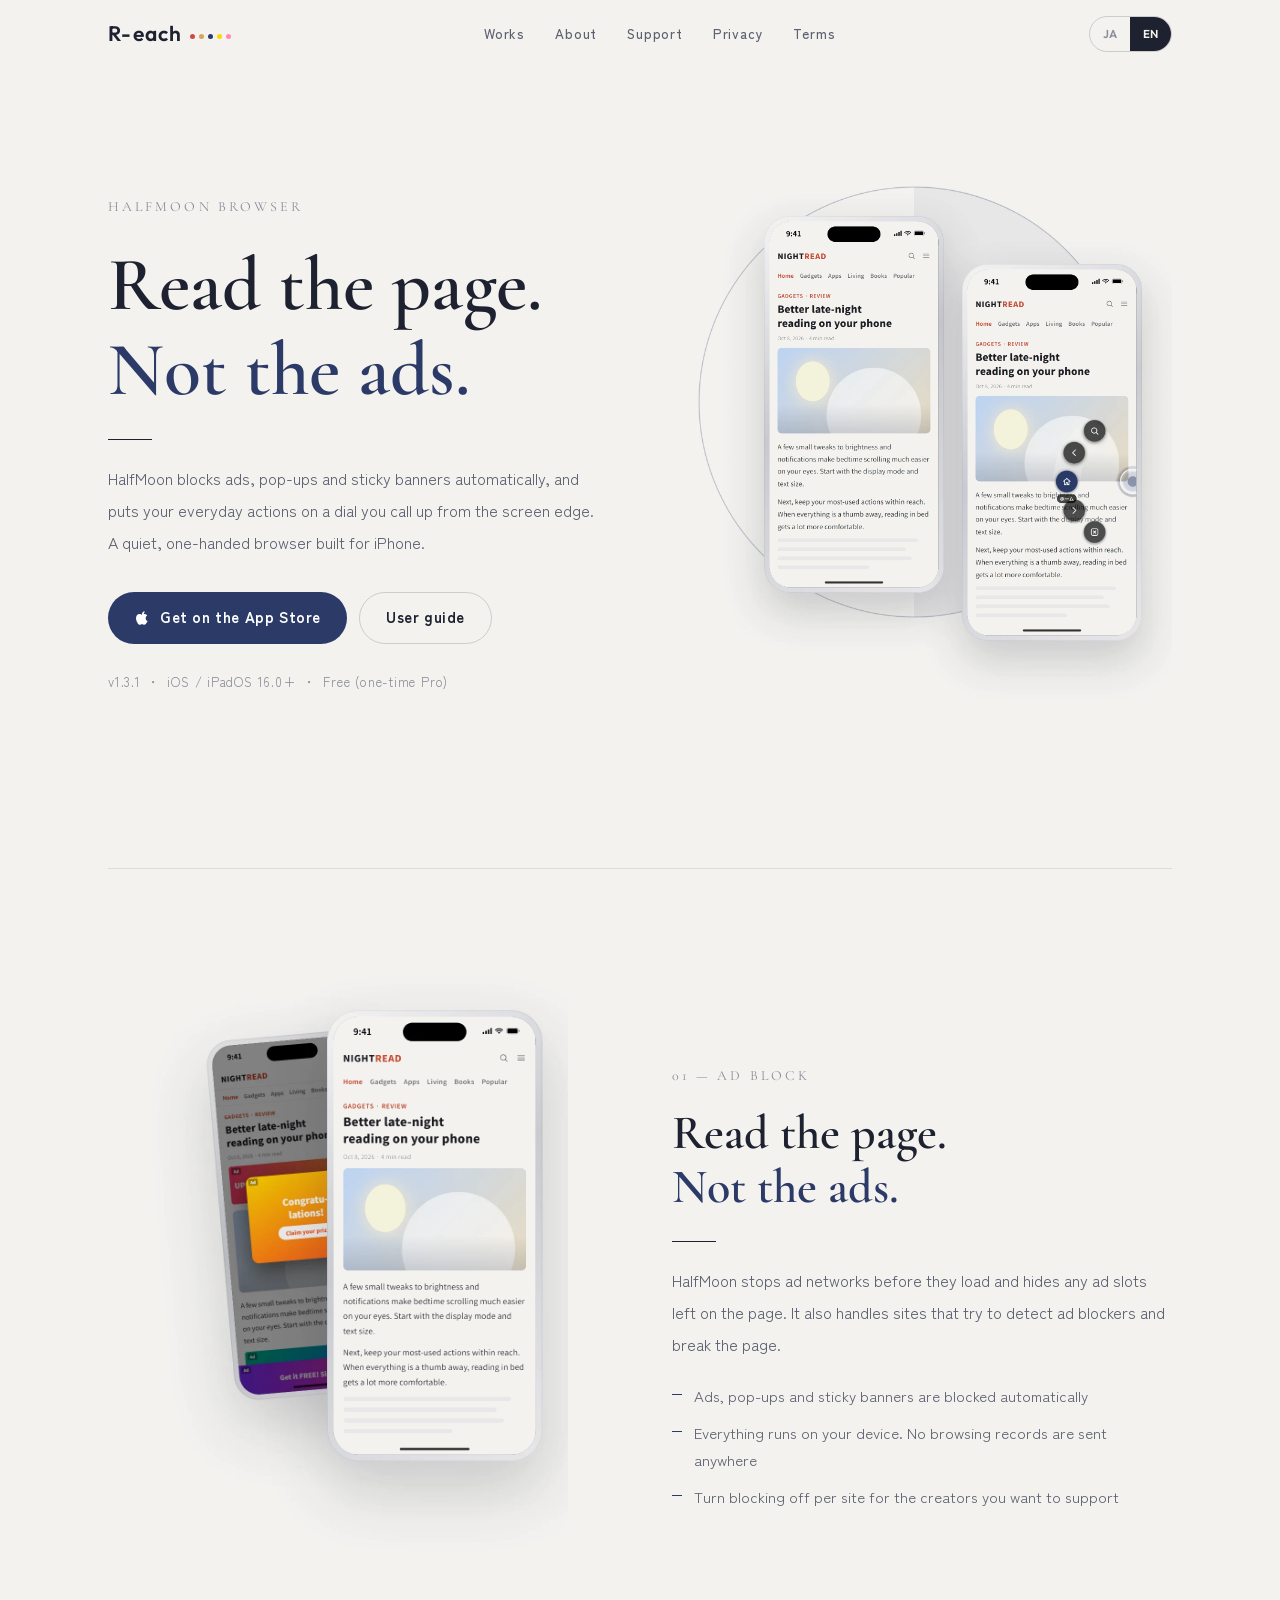
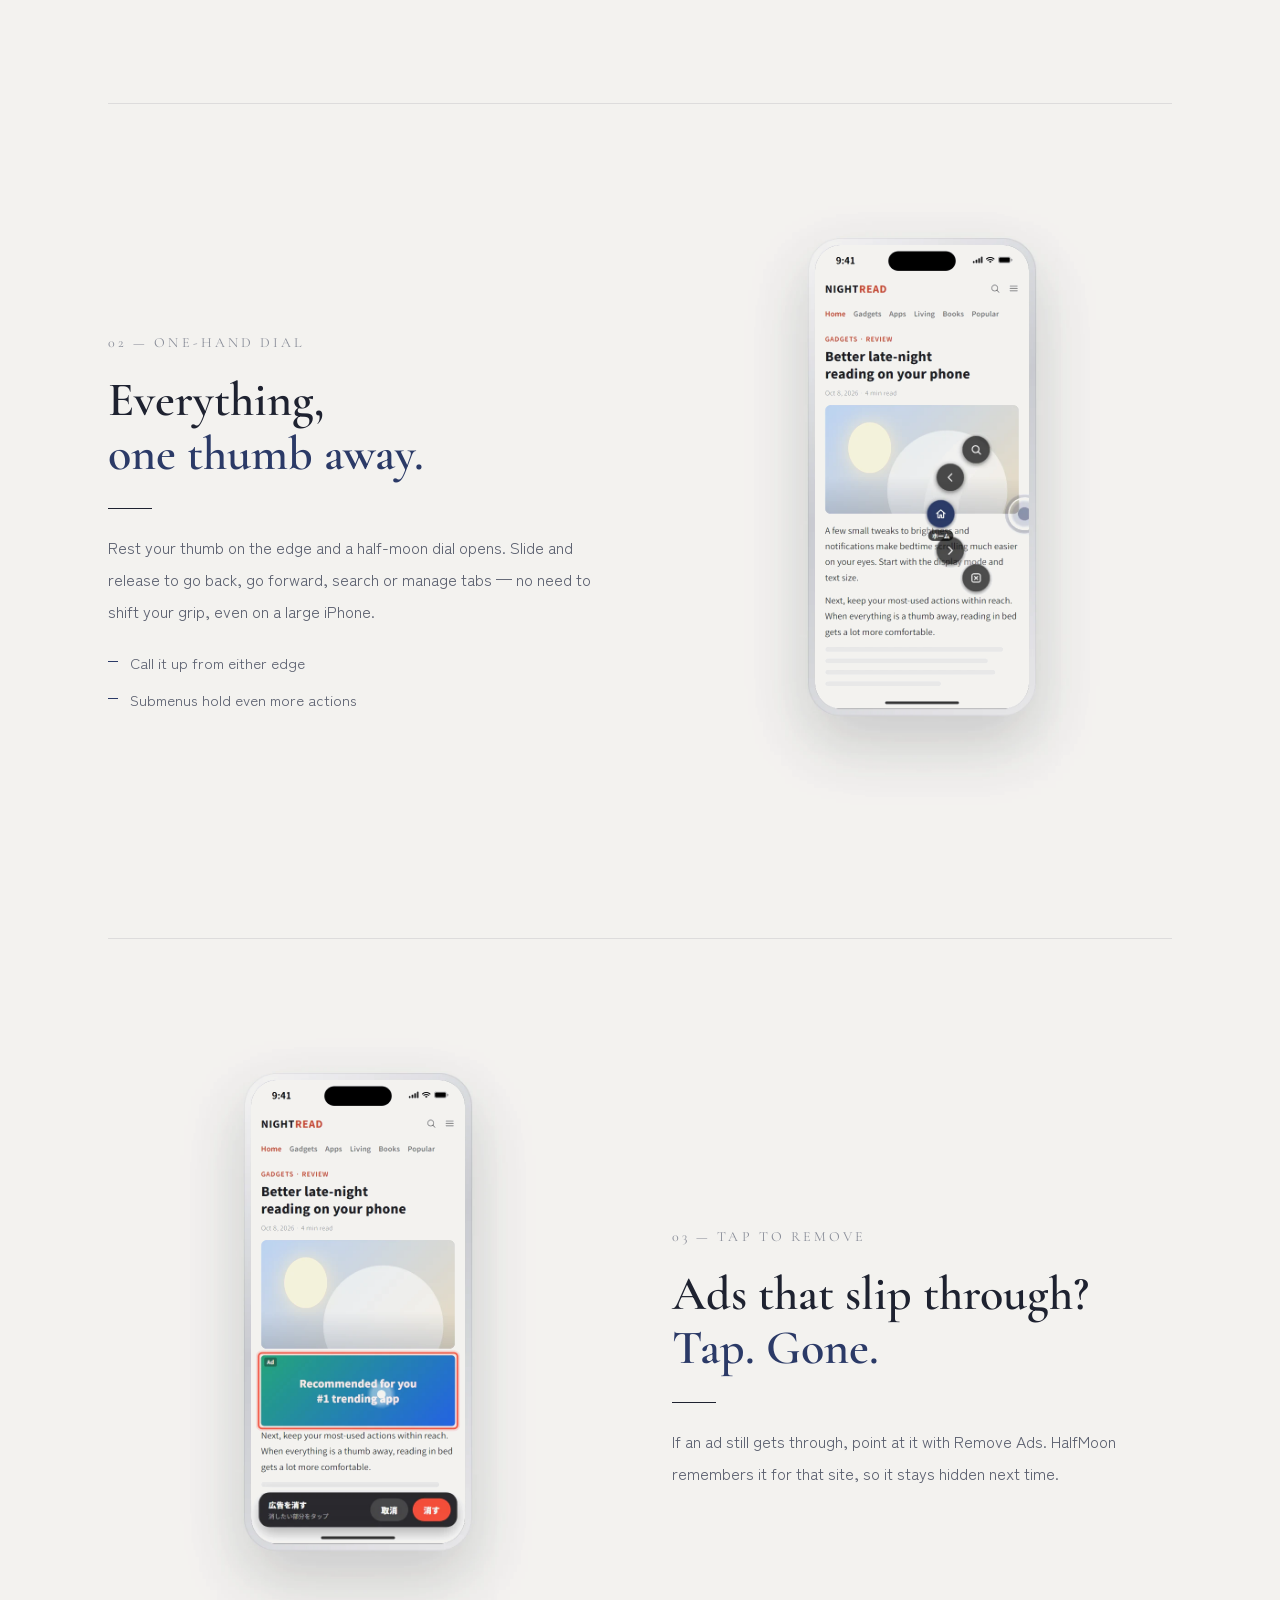
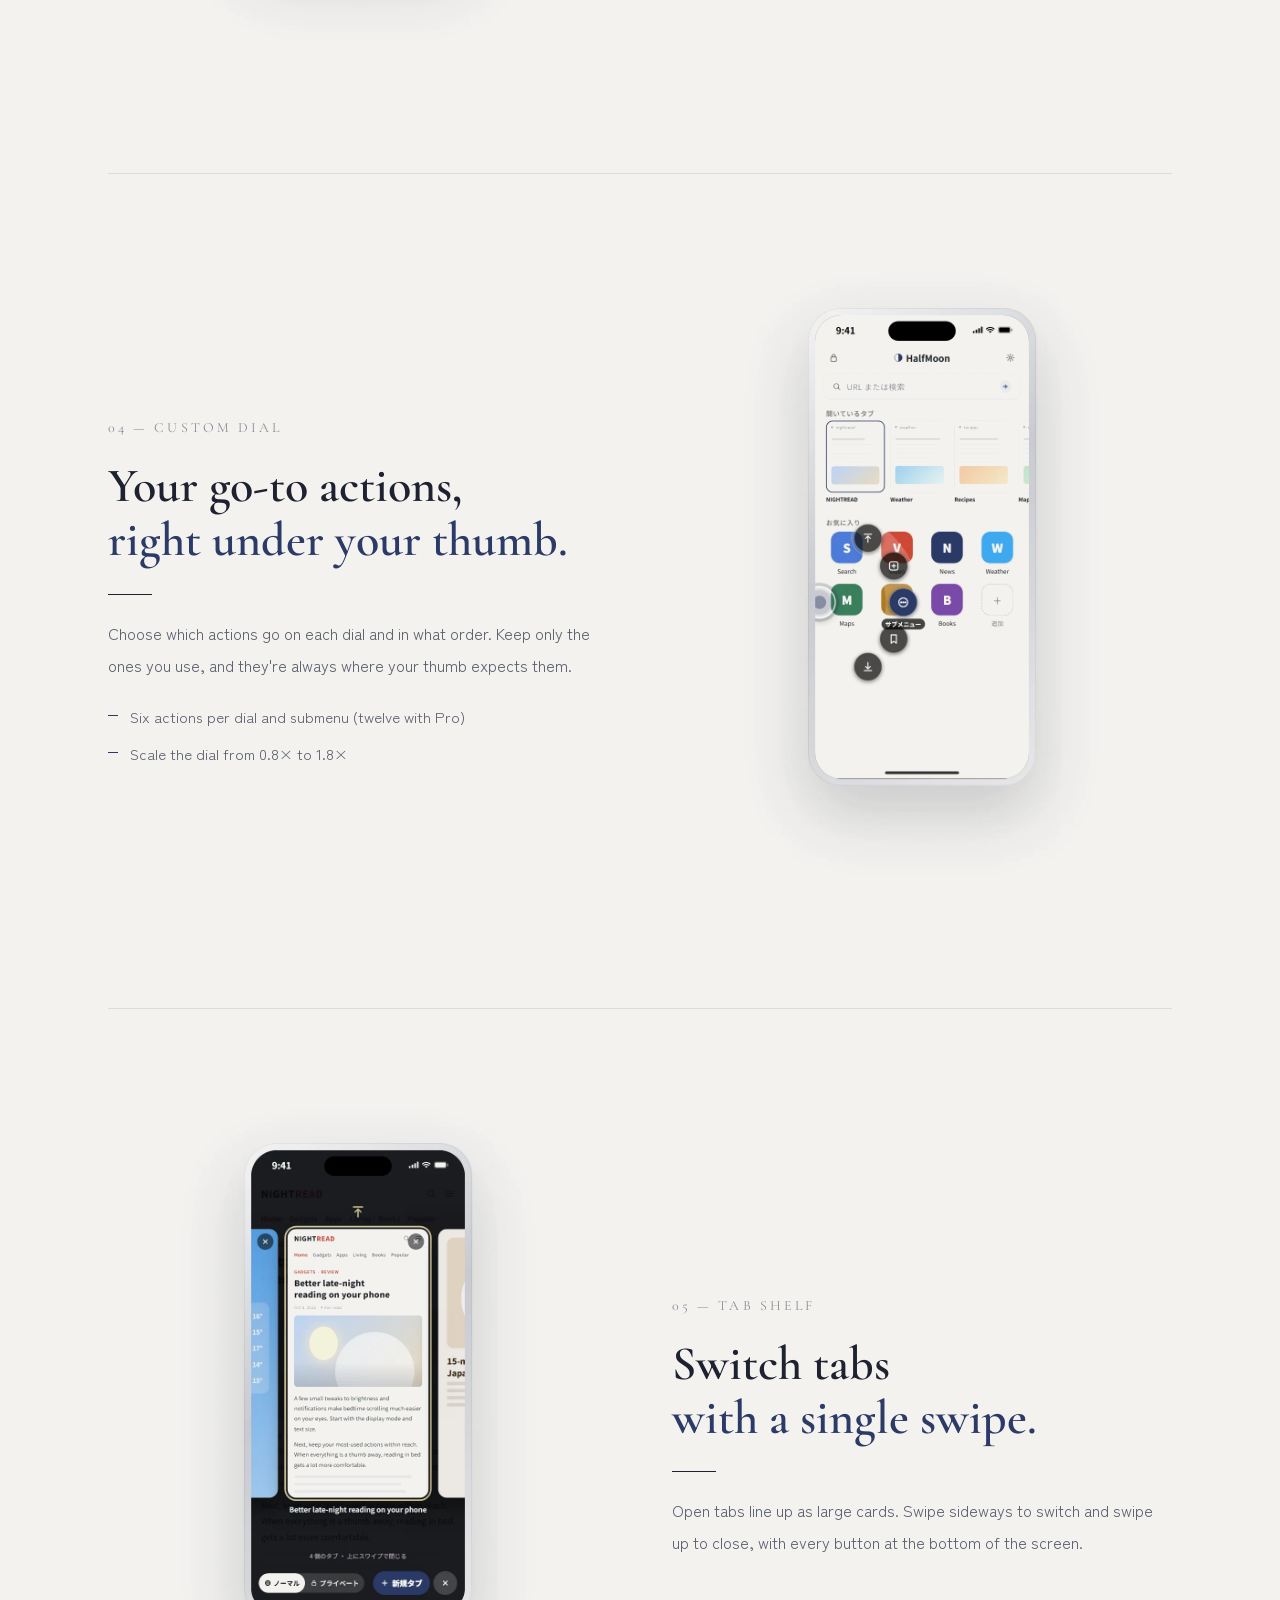
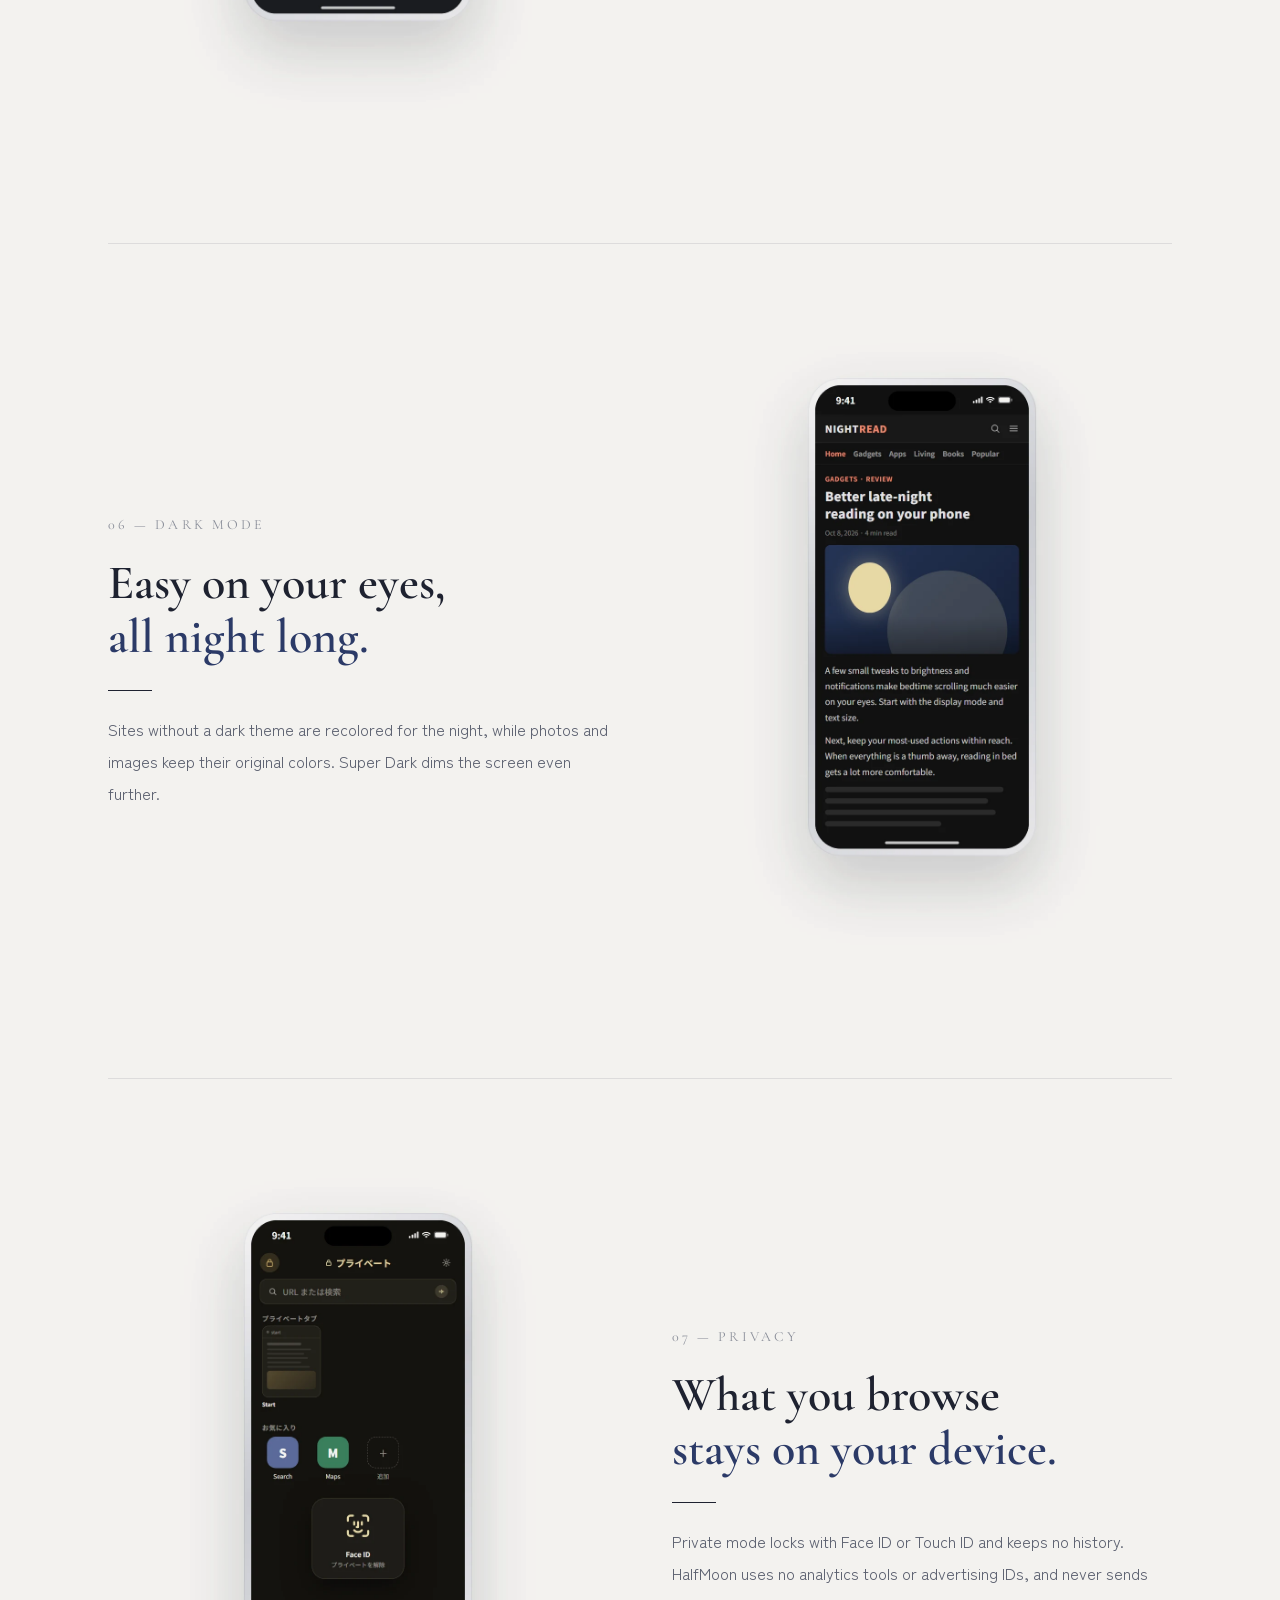
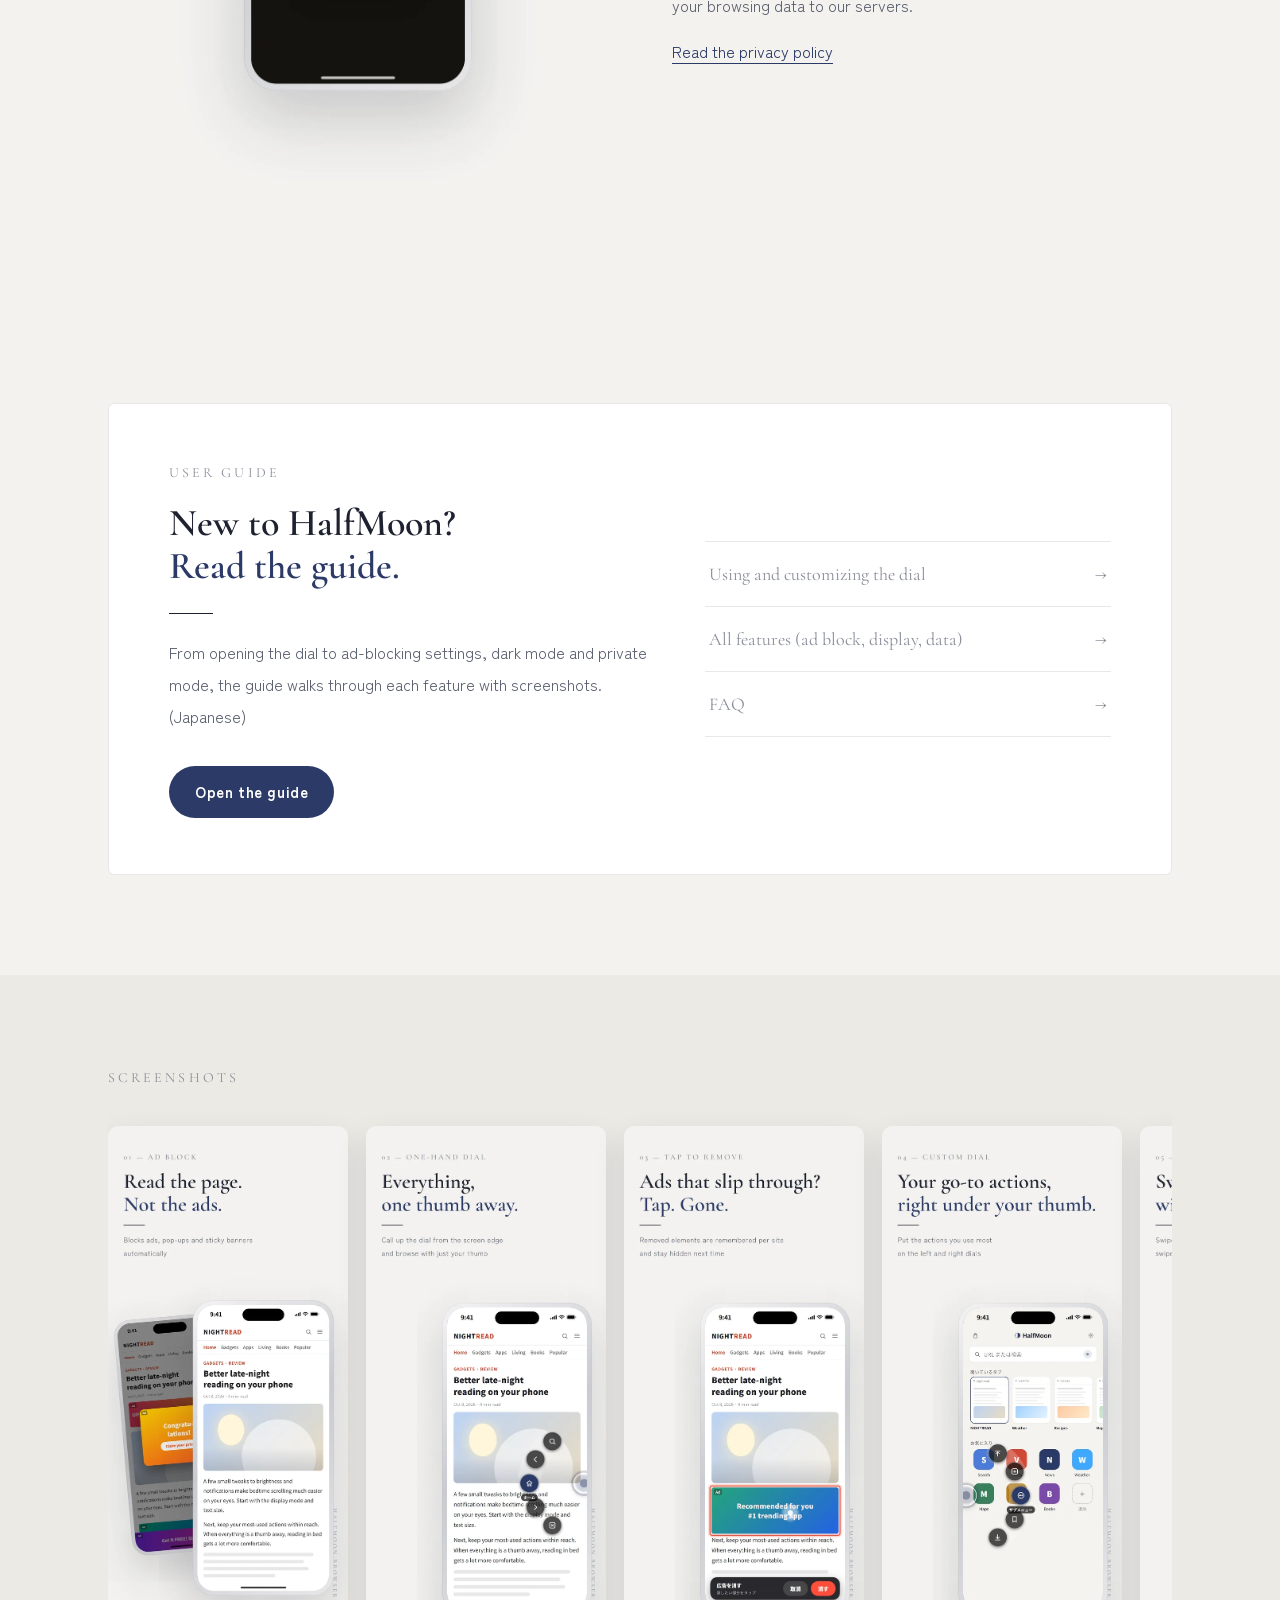
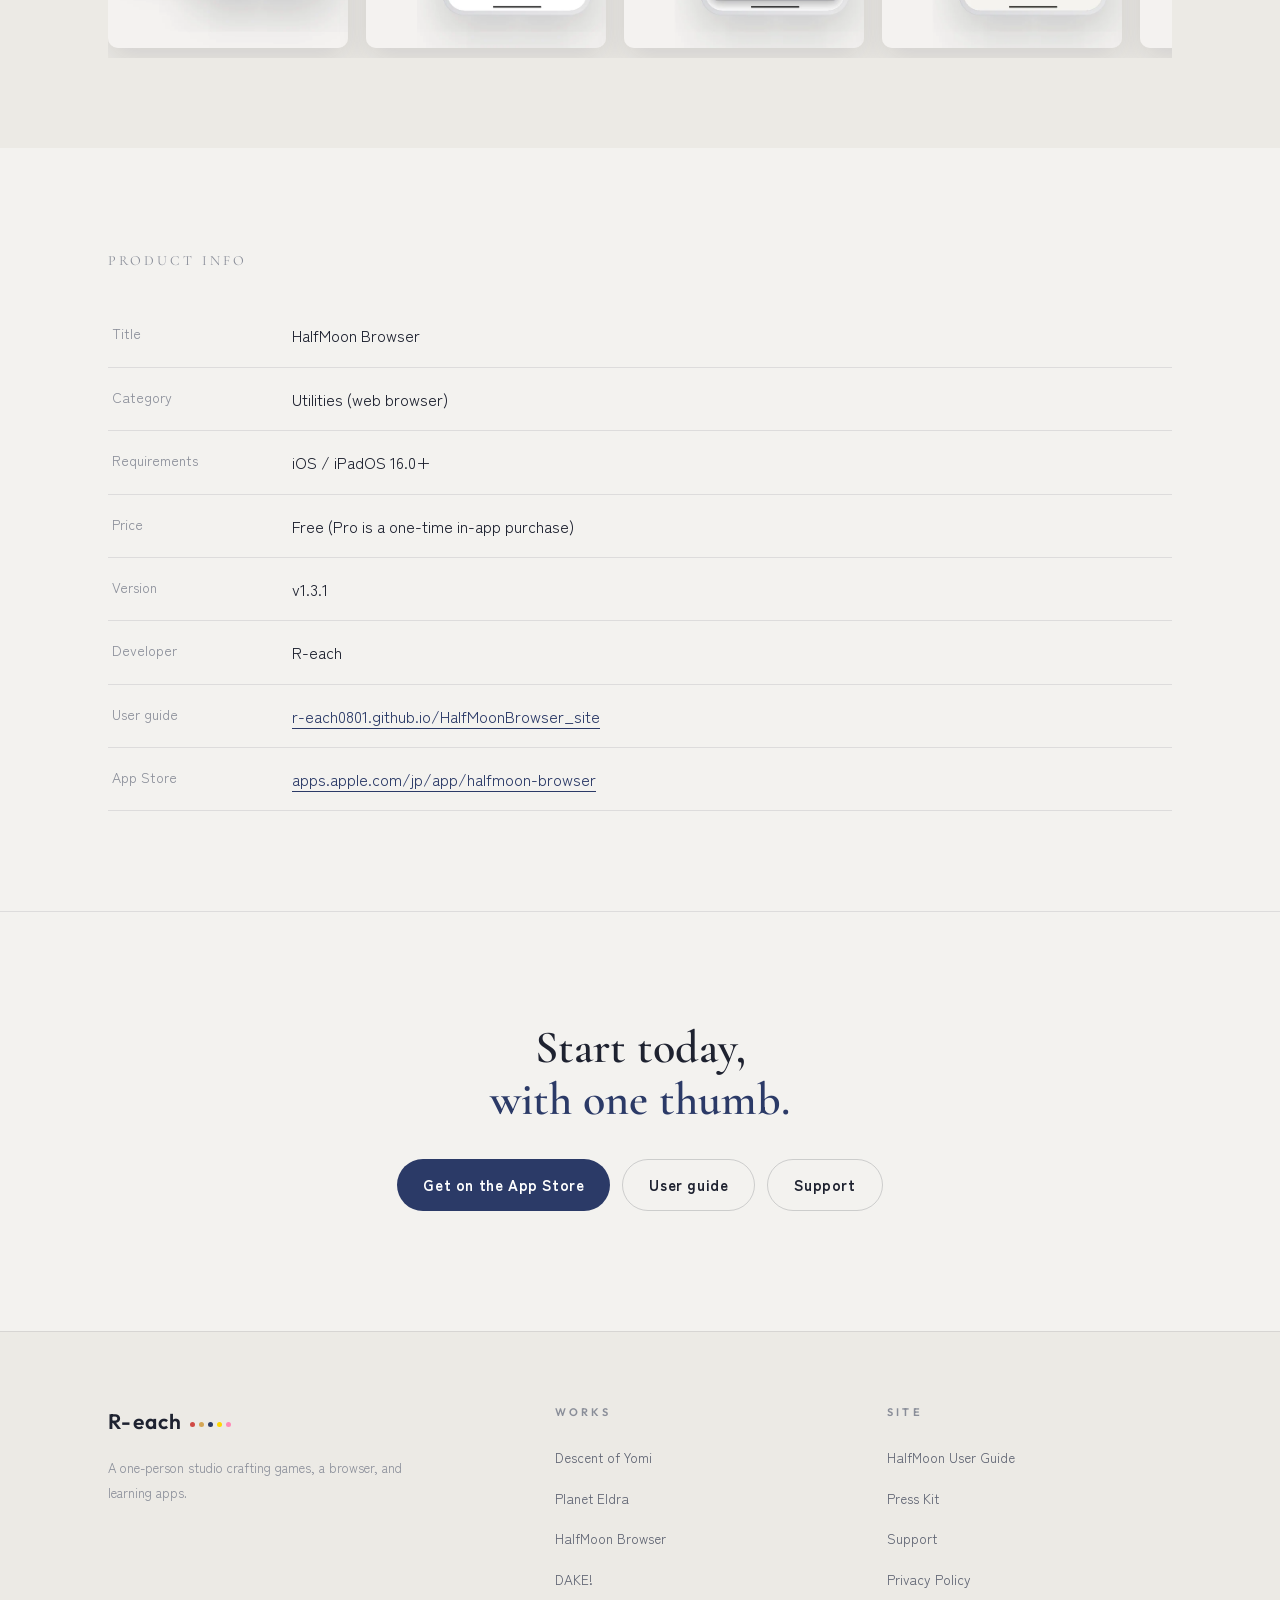
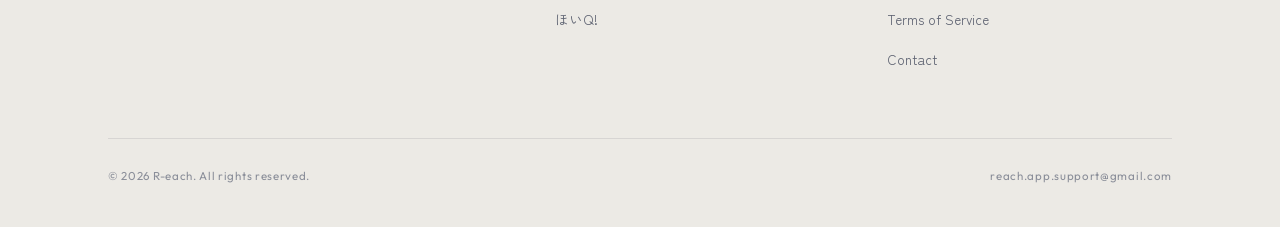
<file: apps/halfmoon-browser.html>
<!DOCTYPE html>
<html lang="ja" data-l="ja">
<head>
<meta charset="UTF-8">
<meta name="viewport" content="width=device-width, initial-scale=1.0">
<title>HalfMoon Browser ― 読みたいのは広告じゃない | R-each</title>
<meta name="description" content="画面の端から呼び出すダイヤルで、親指ひとつのブラウジング。広告・ポップアップ・追従バナーを自動でブロックする iPhone のためのブラウザ『HalfMoon Browser』公式ページ。">
<meta property="og:type" content="website">
<meta property="og:title" content="HalfMoon Browser ― 読みたいのは広告じゃない | R-each">
<meta property="og:description" content="片手で使えて、広告も消える。iPhone のためのブラウザ。App Store で配信中。">
<meta property="og:url" content="https://r-each0801.github.io/web/apps/halfmoon-browser.html">
<meta property="og:image" content="https://r-each0801.github.io/web/assets/img/halfmoon/v2/hero.webp">
<meta name="twitter:card" content="summary_large_image">
<link rel="icon" type="image/svg+xml" href="../assets/img/brand/favicon.svg">
<link rel="preconnect" href="https://fonts.googleapis.com">
<link rel="preconnect" href="https://fonts.gstatic.com" crossorigin>
<link href="https://fonts.googleapis.com/css2?family=Zen+Kaku+Gothic+New:wght@400;500;700&family=Shippori+Mincho:wght@500;600;700&family=Shippori+Mincho+B1:wght@500;600;700&family=Cormorant+Garamond:wght@500;600&family=Outfit:wght@400;500;600;700&display=swap" rel="stylesheet">
<link rel="stylesheet" href="../assets/css/style.css?v=20261021">
<link rel="stylesheet" href="../assets/css/halfmoon.css?v=20261021">
</head>
<body class="p-moon">

<header class="site-header">
  <div class="header-inner">
    <a class="brand-logo" href="../index.html">R-each<em><i></i><i></i><i></i><i></i><i></i></em></a>
    <nav class="site-nav">
      <a href="../index.html#works"><span class="ja">作品</span><span class="en">Works</span></a>
      <a href="../index.html#about"><span class="ja">R-eachについて</span><span class="en">About</span></a>
      <a href="../support.html"><span class="ja">サポート</span><span class="en">Support</span></a>
      <a href="../privacy.html"><span class="ja">プライバシー</span><span class="en">Privacy</span></a>
      <a href="../terms.html"><span class="ja">利用規約</span><span class="en">Terms</span></a>
    </nav>
    <div style="display:flex;align-items:center;gap:10px;">
      <div class="lang-toggle" role="group" aria-label="Language">
        <button type="button" data-lang="ja">JA</button>
        <button type="button" data-lang="en">EN</button>
      </div>
      <button class="nav-burger" type="button" aria-label="Menu"><span></span></button>
    </div>
  </div>
</header>

<main>

  <!-- ===== HERO ===== -->
  <section class="hm-hero">
    <div class="wrap hm-hero-grid">
      <div>
        <p class="hm-label">HalfMoon Browser</p>
        <h1 class="hm-head">
          <span class="ja">読みたいのは<br><em>広告じゃない</em></span>
          <span class="en">Read the page.<br><em>Not the ads.</em></span>
        </h1>
        <div class="hm-rule"></div>
        <p class="hm-body">
          <span class="ja">広告・ポップアップ・追従バナーを自動でブロックし、よく使う操作は画面の端から呼び出すダイヤルに集約。片手で使えて、静かに読める iPhone のためのブラウザです。</span>
          <span class="en">HalfMoon blocks ads, pop-ups and sticky banners automatically, and puts your everyday actions on a dial you call up from the screen edge. A quiet, one-handed browser built for iPhone.</span>
        </p>
        <div class="hm-btns">
          <a class="hm-btn hm-btn-primary" href="https://apps.apple.com/jp/app/halfmoon-browser/id6762731695" target="_blank" rel="noopener">
            <svg width="16" height="16" viewBox="0 0 24 24" fill="currentColor" aria-hidden="true"><path d="M18.7 19.5c-.9 1.3-1.8 2.6-3.2 2.6-1.4 0-1.9-.8-3.5-.8s-2.1.8-3.4.9c-1.4 0-2.4-1.4-3.3-2.7C3.4 16.8 2 11.9 3.9 8.7c.9-1.6 2.6-2.6 4.4-2.6 1.4 0 2.7.9 3.5.9.8 0 2.4-1.1 4-1 .7 0 2.7.3 4 2.1-.1.1-2.4 1.4-2.3 4.1 0 3.3 2.9 4.4 2.9 4.4-.1.1-.5 1.6-1.7 2.9zM13 3.5c.7-.9 1.9-1.5 2.9-1.5.1 1.1-.3 2.3-1 3.1-.7.9-1.8 1.6-2.9 1.5-.2-1.1.4-2.3 1-3.1z"/></svg>
            <span class="ja">App Store で入手</span><span class="en">Get on the App Store</span>
          </a>
          <a class="hm-btn hm-btn-ghost" href="https://r-each0801.github.io/HalfMoonBrowser_site/" target="_blank" rel="noopener">
            <span class="ja">使い方マニュアル</span><span class="en">User guide</span>
          </a>
        </div>
        <p class="hm-hero-meta"><span>v1.3.1</span><span>iOS / iPadOS 16.0+</span><span class="ja">無料（Pro は買い切り）</span><span class="en">Free (one-time Pro)</span></p>
      </div>
      <div class="hm-hero-img rv">
        <img class="ja" src="../assets/img/halfmoon/v2/hero.webp" alt="広告のないページと、片手で操作するダイヤルを表示した 2 台の iPhone" width="1720" height="1960">
        <img class="en" src="../assets/img/halfmoon/v2/hero-en.webp" alt="Two iPhones showing an ad-free page and the one-hand dial" width="1720" height="1960">
      </div>
    </div>
  </section>

  <!-- ===== FEATURES (App Store のスクリーンショットと同じ順) ===== -->
  <section class="hm-features" id="features">
    <div class="wrap">

      <article class="hm-feature">
        <div class="hm-feature-img rv">
          <img class="ja" src="../assets/img/halfmoon/v2/adblock.webp" alt="広告だらけのページと、広告のないページの比較" loading="lazy" width="920" height="1520">
          <img class="en" src="../assets/img/halfmoon/v2/adblock-en.webp" alt="A page full of ads next to the same page without them" loading="lazy" width="920" height="1520">
        </div>
        <div>
          <p class="hm-label rv">01 — Ad Block</p>
          <h2 class="hm-head rv"><span class="ja">読みたいのは<br><em>広告じゃない</em></span><span class="en">Read the page.<br><em>Not the ads.</em></span></h2>
          <div class="hm-rule rv"></div>
          <p class="hm-body rv"><span class="ja">広告の配信先を通信の段階で止め、ページに残った広告枠は見えないように隠します。広告ブロックの利用を検知してページを壊すサイトにも対策しています。</span><span class="en">HalfMoon stops ad networks before they load and hides any ad slots left on the page. It also handles sites that try to detect ad blockers and break the page.</span></p>
          <ul class="hm-points rv">
            <li><span class="ja">広告・ポップアップ・画面に追従するバナーを自動でブロック</span><span class="en">Ads, pop-ups and sticky banners are blocked automatically</span></li>
            <li><span class="ja">判定は端末の中だけで行い、閲覧の記録を送信しません</span><span class="en">Everything runs on your device. No browsing records are sent anywhere</span></li>
            <li><span class="ja">応援したいサイトは、サイトごとにオフにできます</span><span class="en">Turn blocking off per site for the creators you want to support</span></li>
          </ul>
        </div>
      </article>

      <article class="hm-feature">
        <div class="hm-feature-img rv">
          <img class="ja" src="../assets/img/halfmoon/v2/dial.webp" alt="画面の右端から開いたダイヤル" loading="lazy" width="920" height="1520">
          <img class="en" src="../assets/img/halfmoon/v2/dial-en.webp" alt="The dial opened from the right edge of the screen" loading="lazy" width="920" height="1520">
        </div>
        <div>
          <p class="hm-label rv">02 — One-hand dial</p>
          <h2 class="hm-head rv"><span class="ja">片手で<br><em>ぜんぶ完結</em></span><span class="en">Everything,<br><em>one thumb away.</em></span></h2>
          <div class="hm-rule rv"></div>
          <p class="hm-body rv"><span class="ja">画面の端に親指を置くと、半月の形にダイヤルが開きます。指をすべらせて離すだけで、戻る・進む・検索・タブの操作まで。大きな iPhone でも持ち替えずに使えます。</span><span class="en">Rest your thumb on the edge and a half-moon dial opens. Slide and release to go back, go forward, search or manage tabs — no need to shift your grip, even on a large iPhone.</span></p>
          <ul class="hm-points rv">
            <li><span class="ja">左右どちらの端からでも呼び出せます</span><span class="en">Call it up from either edge</span></li>
            <li><span class="ja">サブメニューで、さらに多くの操作を並べられます</span><span class="en">Submenus hold even more actions</span></li>
          </ul>
        </div>
      </article>

      <article class="hm-feature">
        <div class="hm-feature-img rv">
          <img class="ja" src="../assets/img/halfmoon/v2/tap-remove.webp" alt="残った広告をタップで選んで消す画面" loading="lazy" width="920" height="1520">
          <img class="en" src="../assets/img/halfmoon/v2/tap-remove-en.webp" alt="Selecting a leftover ad to remove it" loading="lazy" width="920" height="1520">
        </div>
        <div>
          <p class="hm-label rv">03 — Tap to remove</p>
          <h2 class="hm-head rv"><span class="ja">しつこい広告も<br><em>タップで消える</em></span><span class="en">Ads that slip through?<br><em>Tap. Gone.</em></span></h2>
          <div class="hm-rule rv"></div>
          <p class="hm-body rv"><span class="ja">それでも残る広告は「広告を消す」で指定するだけ。消した場所はサイトごとに記憶され、次からは最初から表示されません。</span><span class="en">If an ad still gets through, point at it with Remove Ads. HalfMoon remembers it for that site, so it stays hidden next time.</span></p>
        </div>
      </article>

      <article class="hm-feature">
        <div class="hm-feature-img rv">
          <img class="ja" src="../assets/img/halfmoon/v2/custom-dial.webp" alt="スタートページで左のダイヤルを開いた画面" loading="lazy" width="920" height="1520">
          <img class="en" src="../assets/img/halfmoon/v2/custom-dial-en.webp" alt="The left dial opened on the start page" loading="lazy" width="920" height="1520">
        </div>
        <div>
          <p class="hm-label rv">04 — Custom dial</p>
          <h2 class="hm-head rv"><span class="ja">いつもの操作を<br><em>親指の真下に</em></span><span class="en">Your go-to actions,<br><em>right under your thumb.</em></span></h2>
          <div class="hm-rule rv"></div>
          <p class="hm-body rv"><span class="ja">ダイヤルに置く操作も、その並び順も自由に変えられます。よく使うものだけを置けば、迷わず手が届きます。</span><span class="en">Choose which actions go on each dial and in what order. Keep only the ones you use, and they're always where your thumb expects them.</span></p>
          <ul class="hm-points rv">
            <li><span class="ja">左右とサブメニューに各 6 項目（Pro は各 12 項目）</span><span class="en">Six actions per dial and submenu (twelve with Pro)</span></li>
            <li><span class="ja">ダイヤルの大きさは 0.8〜1.8 倍で調整できます</span><span class="en">Scale the dial from 0.8× to 1.8×</span></li>
          </ul>
        </div>
      </article>

      <article class="hm-feature">
        <div class="hm-feature-img rv">
          <img class="ja" src="../assets/img/halfmoon/v2/tabs.webp" alt="横に並んだタブの一覧" loading="lazy" width="920" height="1520">
          <img class="en" src="../assets/img/halfmoon/v2/tabs-en.webp" alt="Tabs laid out side by side" loading="lazy" width="920" height="1520">
        </div>
        <div>
          <p class="hm-label rv">05 — Tab shelf</p>
          <h2 class="hm-head rv"><span class="ja">タブの切り替えも<br><em>スワイプひとつ</em></span><span class="en">Switch tabs<br><em>with a single swipe.</em></span></h2>
          <div class="hm-rule rv"></div>
          <p class="hm-body rv"><span class="ja">開いているタブは大きなカードで横に並びます。横にスワイプして切り替え、上にスワイプして閉じる。ボタンは画面の下にまとまっています。</span><span class="en">Open tabs line up as large cards. Swipe sideways to switch and swipe up to close, with every button at the bottom of the screen.</span></p>
        </div>
      </article>

      <article class="hm-feature">
        <div class="hm-feature-img rv">
          <img class="ja" src="../assets/img/halfmoon/v2/dark.webp" alt="ダーク表示にした記事ページ" loading="lazy" width="920" height="1520">
          <img class="en" src="../assets/img/halfmoon/v2/dark-en.webp" alt="An article shown in dark mode" loading="lazy" width="920" height="1520">
        </div>
        <div>
          <p class="hm-label rv">06 — Dark mode</p>
          <h2 class="hm-head rv"><span class="ja">夜のスマホを<br><em>目にやさしく</em></span><span class="en">Easy on your eyes,<br><em>all night long.</em></span></h2>
          <div class="hm-rule rv"></div>
          <p class="hm-body rv"><span class="ja">ダーク表示に対応していないサイトも、暗い配色に作り替えて表示します。写真や画像は元の色のまま。さらに画面を暗くするスーパーダークも使えます。</span><span class="en">Sites without a dark theme are recolored for the night, while photos and images keep their original colors. Super Dark dims the screen even further.</span></p>
        </div>
      </article>

      <article class="hm-feature">
        <div class="hm-feature-img rv">
          <img class="ja" src="../assets/img/halfmoon/v2/private.webp" alt="Face ID でロックしたプライベートモード" loading="lazy" width="920" height="1520">
          <img class="en" src="../assets/img/halfmoon/v2/private-en.webp" alt="Private mode locked with Face ID" loading="lazy" width="920" height="1520">
        </div>
        <div>
          <p class="hm-label rv">07 — Privacy</p>
          <h2 class="hm-head rv"><span class="ja">閲覧データは<br><em>外に出さない</em></span><span class="en">What you browse<br><em>stays on your device.</em></span></h2>
          <div class="hm-rule rv"></div>
          <p class="hm-body rv"><span class="ja">プライベートモードは Face ID / Touch ID でロックでき、履歴を残しません。解析ツールや広告 ID は使わず、閲覧データを当方のサーバーへ送ることもありません。</span><span class="en">Private mode locks with Face ID or Touch ID and keeps no history. HalfMoon uses no analytics tools or advertising IDs, and never sends your browsing data to our servers.</span></p>
          <p class="hm-body rv" style="margin-top:14px;"><a class="hm-inline" href="../privacy.html#halfmoon"><span class="ja">プライバシーポリシーを読む</span><span class="en">Read the privacy policy</span></a></p>
        </div>
      </article>

    </div>
  </section>

  <!-- ===== MANUAL ===== -->
  <section class="hm-manual" id="manual">
    <div class="wrap">
      <div class="hm-manual-card rv">
        <div>
          <p class="hm-label">User guide</p>
          <h2 class="hm-head"><span class="ja">はじめての方へ<br><em>使い方マニュアル</em></span><span class="en">New to HalfMoon?<br><em>Read the guide.</em></span></h2>
          <div class="hm-rule"></div>
          <p class="hm-body"><span class="ja">ダイヤルの呼び出し方から、広告ブロックの設定、ダーク表示やプライベートモードまで、画面つきで説明しています。</span><span class="en">From opening the dial to ad-blocking settings, dark mode and private mode, the guide walks through each feature with screenshots. (Japanese)</span></p>
          <div class="hm-btns">
            <a class="hm-btn hm-btn-primary" href="https://r-each0801.github.io/HalfMoonBrowser_site/" target="_blank" rel="noopener"><span class="ja">マニュアルを読む</span><span class="en">Open the guide</span></a>
          </div>
        </div>
        <nav class="hm-manual-list" aria-label="マニュアルの目次">
          <a href="https://r-each0801.github.io/HalfMoonBrowser_site/dial/" target="_blank" rel="noopener"><span><span class="ja">ダイヤルの操作とカスタマイズ</span><span class="en">Using and customizing the dial</span></span><span>→</span></a>
          <a href="https://r-each0801.github.io/HalfMoonBrowser_site/features/" target="_blank" rel="noopener"><span><span class="ja">機能一覧（広告ブロック・表示・データ管理）</span><span class="en">All features (ad block, display, data)</span></span><span>→</span></a>
          <a href="https://r-each0801.github.io/HalfMoonBrowser_site/support/" target="_blank" rel="noopener"><span><span class="ja">よくある質問</span><span class="en">FAQ</span></span><span>→</span></a>
        </nav>
      </div>
    </div>
  </section>

  <!-- ===== GALLERY ===== -->
  <section class="hm-gallery">
    <div class="wrap">
      <p class="hm-label rv">Screenshots</p>
      <div class="hm-gallery-row rv">
        <figure class="ja"><img src="../assets/img/halfmoon/v2/store-01.webp" alt="読みたいのは広告じゃない" loading="lazy" width="603" height="1311"></figure>
        <figure class="ja"><img src="../assets/img/halfmoon/v2/store-02.webp" alt="片手でぜんぶ完結" loading="lazy" width="603" height="1311"></figure>
        <figure class="ja"><img src="../assets/img/halfmoon/v2/store-03.webp" alt="しつこい広告もタップで消える" loading="lazy" width="603" height="1311"></figure>
        <figure class="ja"><img src="../assets/img/halfmoon/v2/store-04.webp" alt="いつもの操作を親指の真下に" loading="lazy" width="603" height="1311"></figure>
        <figure class="ja"><img src="../assets/img/halfmoon/v2/store-05.webp" alt="タブの切り替えもスワイプひとつ" loading="lazy" width="603" height="1311"></figure>
        <figure class="ja"><img src="../assets/img/halfmoon/v2/store-06.webp" alt="夜のスマホを目にやさしく" loading="lazy" width="603" height="1311"></figure>
        <figure class="ja"><img src="../assets/img/halfmoon/v2/store-07.webp" alt="閲覧データは外に出さない" loading="lazy" width="603" height="1311"></figure>
        <figure class="en"><img src="../assets/img/halfmoon/v2/store-01-en.webp" alt="Read the page. Not the ads." loading="lazy" width="603" height="1311"></figure>
        <figure class="en"><img src="../assets/img/halfmoon/v2/store-02-en.webp" alt="Everything, one thumb away." loading="lazy" width="603" height="1311"></figure>
        <figure class="en"><img src="../assets/img/halfmoon/v2/store-03-en.webp" alt="Ads that slip through? Tap. Gone." loading="lazy" width="603" height="1311"></figure>
        <figure class="en"><img src="../assets/img/halfmoon/v2/store-04-en.webp" alt="Your go-to actions, right under your thumb." loading="lazy" width="603" height="1311"></figure>
        <figure class="en"><img src="../assets/img/halfmoon/v2/store-05-en.webp" alt="Switch tabs with a single swipe." loading="lazy" width="603" height="1311"></figure>
        <figure class="en"><img src="../assets/img/halfmoon/v2/store-06-en.webp" alt="Easy on your eyes, all night long." loading="lazy" width="603" height="1311"></figure>
        <figure class="en"><img src="../assets/img/halfmoon/v2/store-07-en.webp" alt="What you browse stays on your device." loading="lazy" width="603" height="1311"></figure>
      </div>
    </div>
  </section>

  <!-- ===== SPEC ===== -->
  <section class="hm-spec">
    <div class="wrap">
      <p class="hm-label rv">Product info</p>
      <table class="rv">
        <tr><th><span class="ja">タイトル</span><span class="en">Title</span></th><td>HalfMoon Browser</td></tr>
        <tr><th><span class="ja">カテゴリ</span><span class="en">Category</span></th><td><span class="ja">ユーティリティ（Web ブラウザ）</span><span class="en">Utilities (web browser)</span></td></tr>
        <tr><th><span class="ja">対応環境</span><span class="en">Requirements</span></th><td>iOS / iPadOS 16.0+</td></tr>
        <tr><th><span class="ja">価格</span><span class="en">Price</span></th><td><span class="ja">無料（Pro はアプリ内課金・買い切り）</span><span class="en">Free (Pro is a one-time in-app purchase)</span></td></tr>
        <tr><th><span class="ja">バージョン</span><span class="en">Version</span></th><td>v1.3.1</td></tr>
        <tr><th><span class="ja">開発</span><span class="en">Developer</span></th><td>R-each</td></tr>
        <tr><th><span class="ja">マニュアル</span><span class="en">User guide</span></th><td><a href="https://r-each0801.github.io/HalfMoonBrowser_site/" target="_blank" rel="noopener">r-each0801.github.io/HalfMoonBrowser_site</a></td></tr>
        <tr><th>App Store</th><td><a href="https://apps.apple.com/jp/app/halfmoon-browser/id6762731695" target="_blank" rel="noopener">apps.apple.com/jp/app/halfmoon-browser</a></td></tr>
      </table>
    </div>
  </section>

  <!-- ===== CTA ===== -->
  <section class="hm-cta">
    <div class="wrap">
      <h2 class="hm-head rv"><span class="ja">今日から<br><em>親指ひとつで</em></span><span class="en">Start today,<br><em>with one thumb.</em></span></h2>
      <div class="hm-btns rv">
        <a class="hm-btn hm-btn-primary" href="https://apps.apple.com/jp/app/halfmoon-browser/id6762731695" target="_blank" rel="noopener"><span class="ja">App Store で入手</span><span class="en">Get on the App Store</span></a>
        <a class="hm-btn hm-btn-ghost" href="https://r-each0801.github.io/HalfMoonBrowser_site/" target="_blank" rel="noopener"><span class="ja">使い方マニュアル</span><span class="en">User guide</span></a>
        <a class="hm-btn hm-btn-ghost" href="../support.html#halfmoon"><span class="ja">サポート</span><span class="en">Support</span></a>
      </div>
    </div>
  </section>

</main>

<footer class="site-footer">
  <div class="wrap">
    <div class="footer-grid">
      <div class="footer-brand">
        <a class="brand-logo" href="../index.html">R-each<em><i></i><i></i><i></i><i></i><i></i></em></a>
        <p>
          <span class="ja">ゲームからブラウザ、学習アプリまでを手掛ける個人開発スタジオ。</span>
          <span class="en">A one-person studio crafting games, a browser, and learning apps.</span>
        </p>
      </div>
      <div class="footer-col">
        <h4>Works</h4>
        <ul>
          <li><a href="descent-of-yomi.html">Descent of Yomi</a></li>
          <li><a href="planet-eldora.html"><span class="ja">惑星エルドラ</span><span class="en">Planet Eldra</span></a></li>
          <li><a href="halfmoon-browser.html">HalfMoon Browser</a></li>
          <li><a href="dake.html">DAKE!</a></li>
          <li><a href="hoiq.html">ほいQ!</a></li>
        </ul>
      </div>
      <div class="footer-col">
        <h4>Site</h4>
        <ul>
          <li><a href="https://r-each0801.github.io/HalfMoonBrowser_site/" target="_blank" rel="noopener"><span class="ja">HalfMoon 使い方マニュアル</span><span class="en">HalfMoon User Guide</span></a></li>
          <li><a href="descent-of-yomi-presskit.html"><span class="ja">メディアキット</span><span class="en">Press Kit</span></a></li>
          <li><a href="../support.html"><span class="ja">サポート</span><span class="en">Support</span></a></li>
          <li><a href="../privacy.html"><span class="ja">プライバシーポリシー</span><span class="en">Privacy Policy</span></a></li>
          <li><a href="../terms.html"><span class="ja">利用規約</span><span class="en">Terms of Service</span></a></li>
          <li><a href="mailto:reach.app.support@gmail.com"><span class="ja">お問い合わせ</span><span class="en">Contact</span></a></li>
        </ul>
      </div>
    </div>
    <div class="footer-bottom">
      <small>© 2026 R-each. All rights reserved.</small>
      <small>reach.app.support@gmail.com</small>
    </div>
  </div>
</footer>

<script src="../assets/js/main.js?v=20261026a"></script>
</body>
</html>
</file>
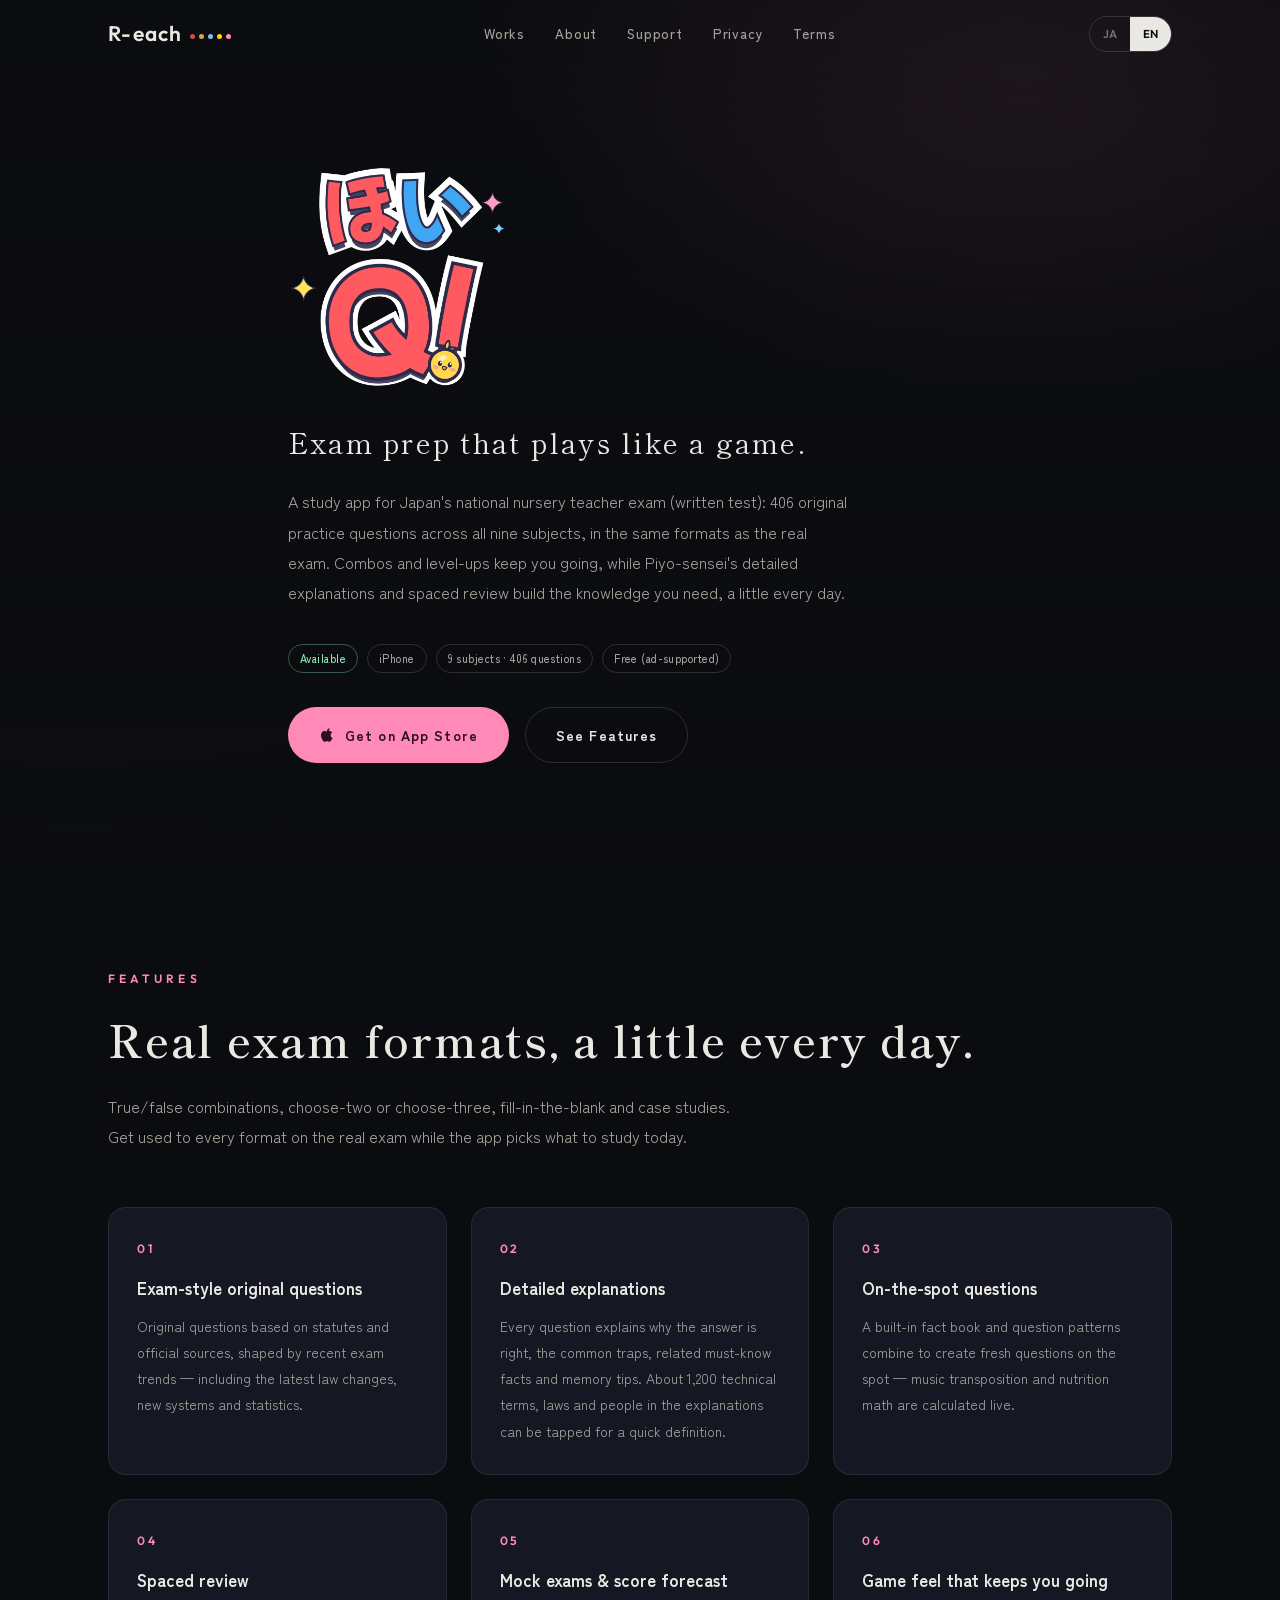
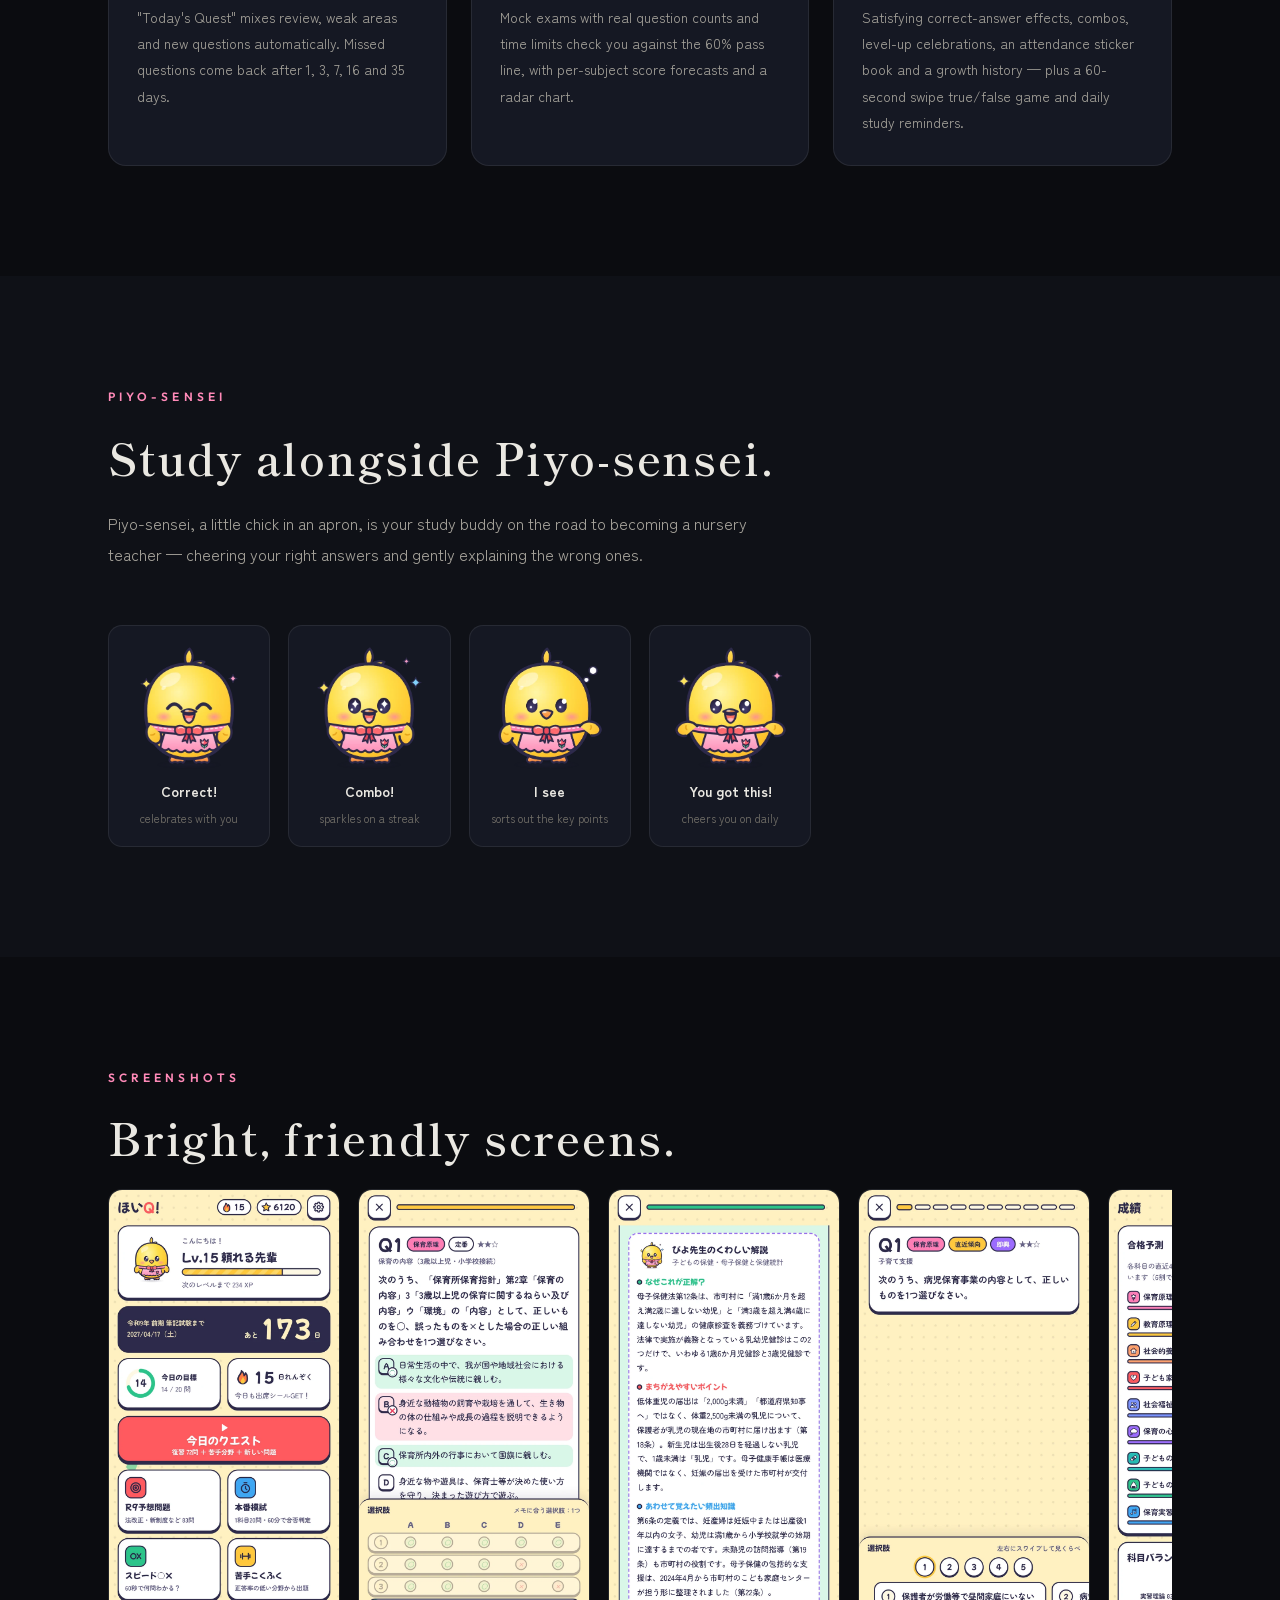
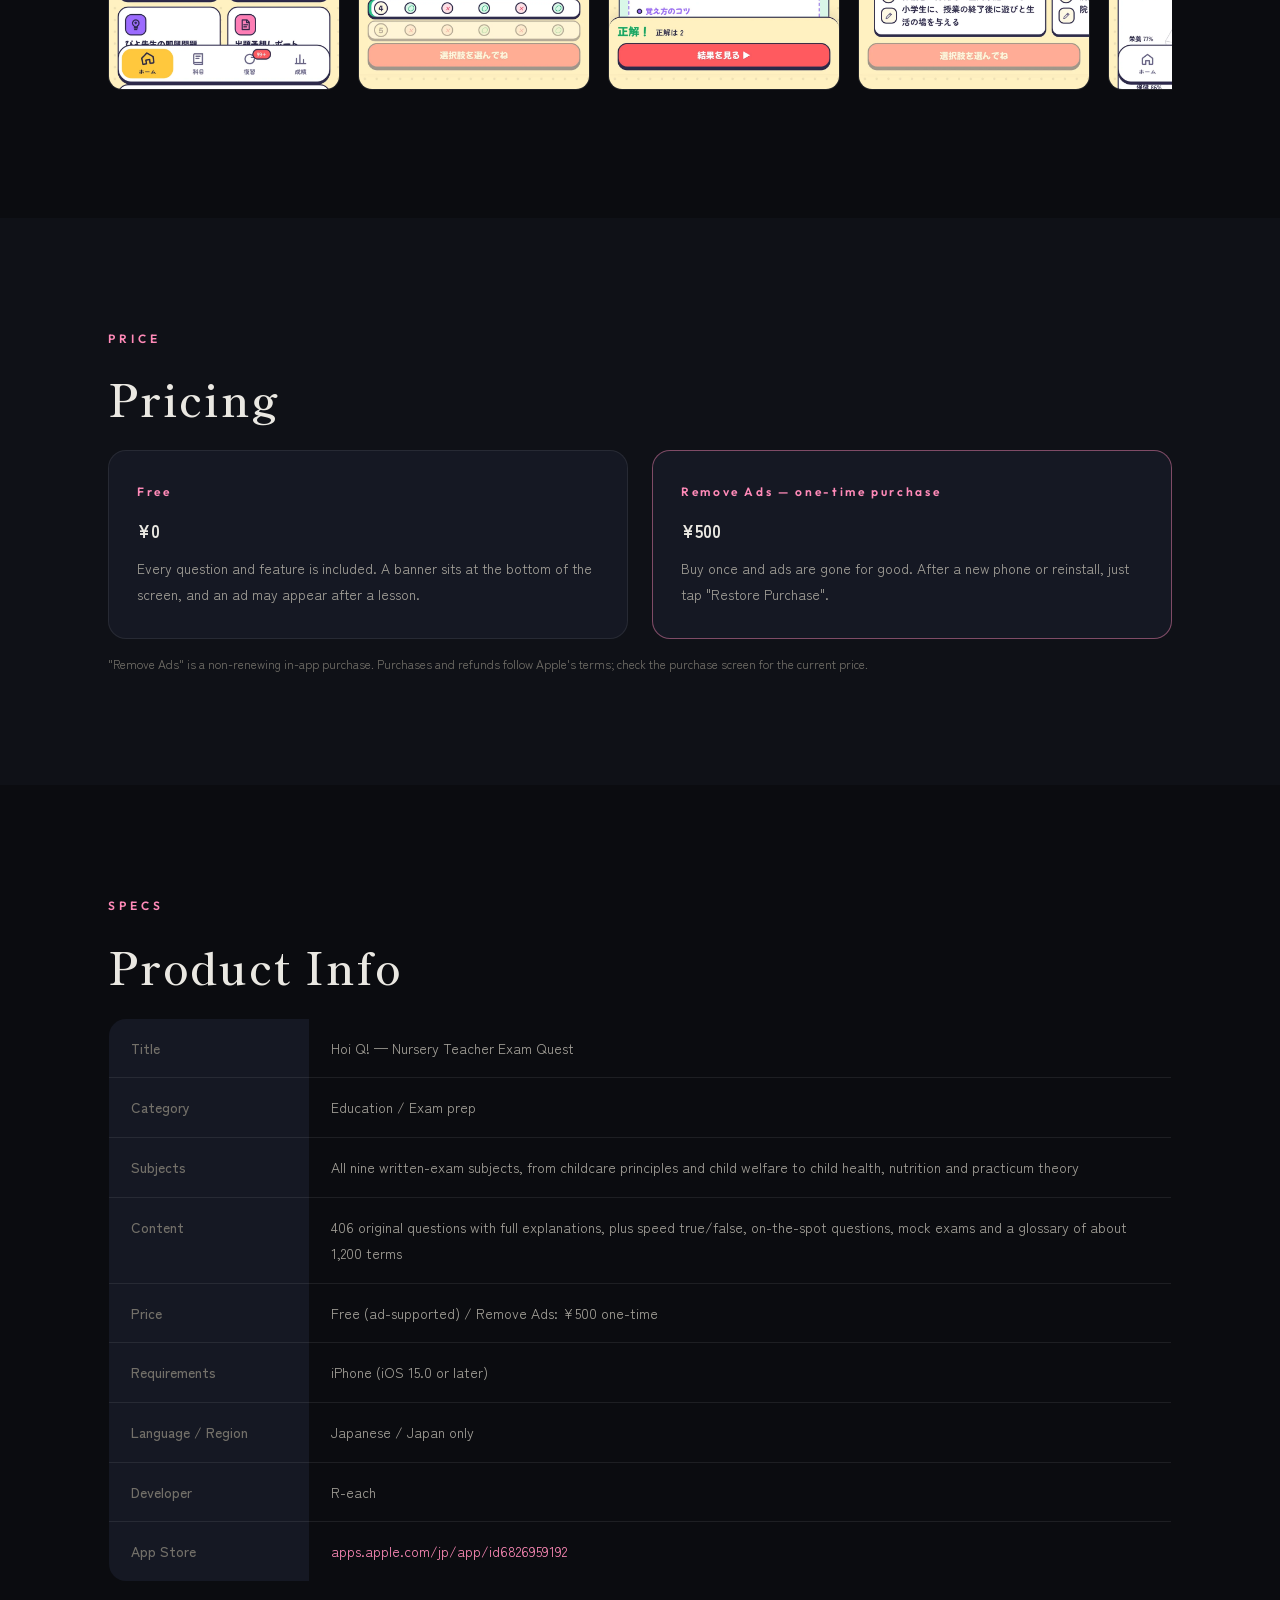
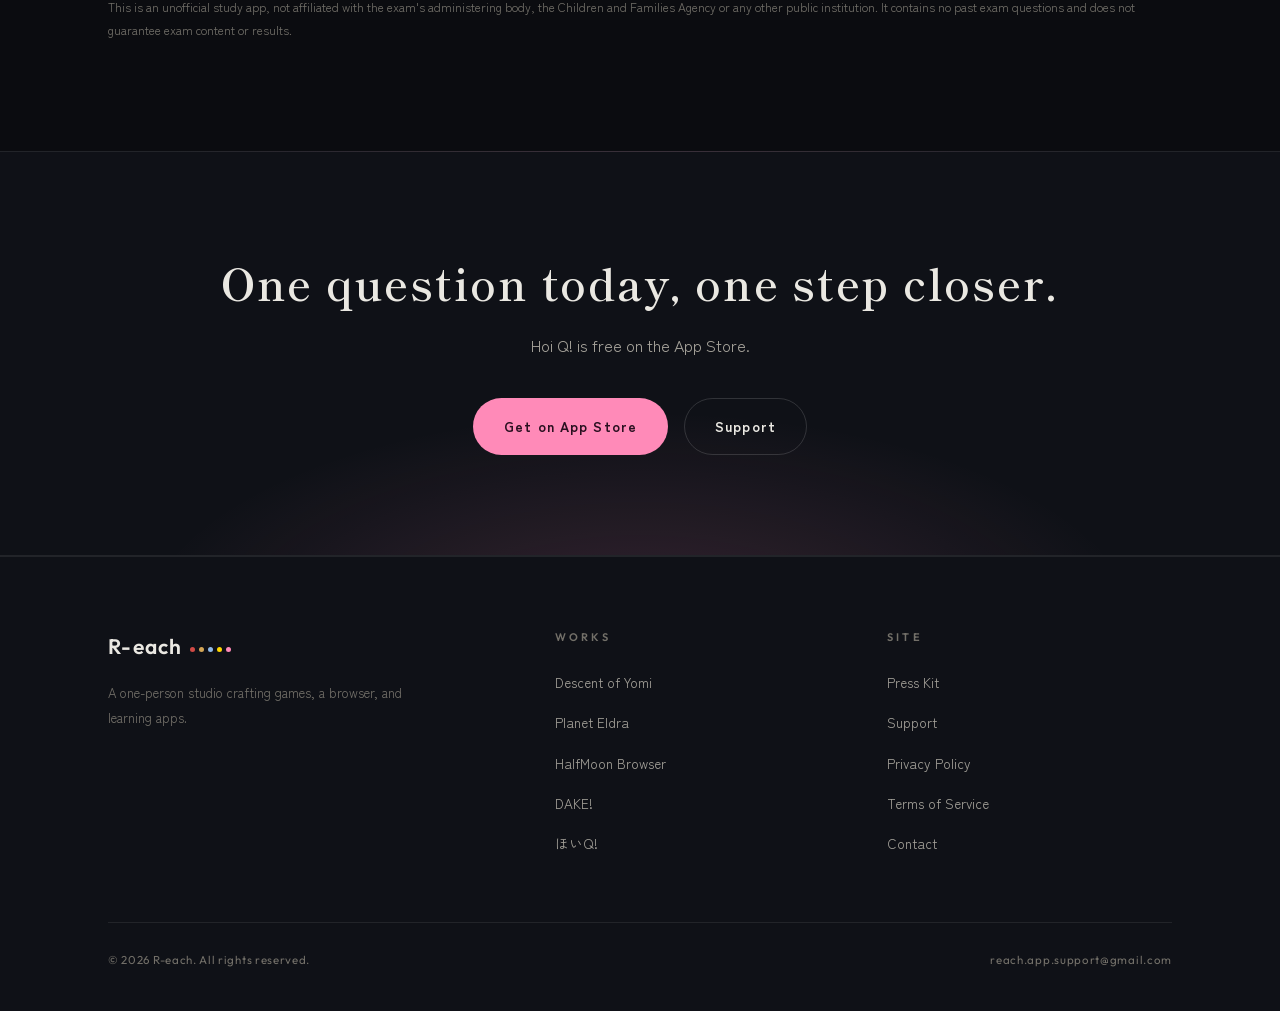
<file: apps/hoiq.html>
<!DOCTYPE html>
<html lang="ja" data-l="ja">
<head>
<meta charset="UTF-8">
<meta name="viewport" content="width=device-width, initial-scale=1.0">
<title>ほいQ! ― 保育士試験クエスト | R-each</title>
<meta name="description" content="保育士試験(筆記)の学習を、ゲーム感覚で。全9科目・406問のオリジナル予想問題と、ぴよ先生のくわしい解説で毎日コツコツ学べるiPhoneアプリ『ほいQ!』公式ページ。">
<meta property="og:type" content="website">
<meta property="og:title" content="ほいQ! ― 保育士試験クエスト | R-each">
<meta property="og:description" content="保育士試験を、ゲーム感覚で。本試験と同じ形式のオリジナル予想問題・全9科目406問。App Storeで配信中（無料）。">
<meta property="og:url" content="https://r-each0801.github.io/web/apps/hoiq.html">
<meta property="og:image" content="https://r-each0801.github.io/web/assets/img/hoiq/feature.webp">
<meta name="twitter:card" content="summary_large_image">
<link rel="icon" type="image/svg+xml" href="../assets/img/brand/favicon.svg">
<link rel="preconnect" href="https://fonts.googleapis.com">
<link rel="preconnect" href="https://fonts.gstatic.com" crossorigin>
<link href="https://fonts.googleapis.com/css2?family=Zen+Kaku+Gothic+New:wght@400;500;700&family=Shippori+Mincho:wght@500;600;700&family=Outfit:wght@400;500;600;700&display=swap" rel="stylesheet">
<link rel="stylesheet" href="../assets/css/style.css?v=20261026a">
</head>
<body class="p-hoiq">

<header class="site-header">
  <div class="header-inner">
    <a class="brand-logo" href="../index.html">R-each<em><i></i><i></i><i></i><i></i><i></i></em></a>
    <nav class="site-nav">
      <a href="../index.html#works"><span class="ja">作品</span><span class="en">Works</span></a>
      <a href="../index.html#about"><span class="ja">R-eachについて</span><span class="en">About</span></a>
      <a href="../support.html"><span class="ja">サポート</span><span class="en">Support</span></a>
      <a href="../privacy.html"><span class="ja">プライバシー</span><span class="en">Privacy</span></a>
      <a href="../terms.html"><span class="ja">利用規約</span><span class="en">Terms</span></a>
    </nav>
    <div style="display:flex;align-items:center;gap:10px;">
      <div class="lang-toggle" role="group" aria-label="Language">
        <button type="button" data-lang="ja">JA</button>
        <button type="button" data-lang="en">EN</button>
      </div>
      <button class="nav-burger" type="button" aria-label="Menu"><span></span></button>
    </div>
  </div>
</header>

<main>

  <!-- ===== HERO ===== -->
  <section class="app-hero">
    <div class="app-hero-bg tint" style="background:radial-gradient(1000px 620px at 78% -10%, rgba(255,138,184,.15), transparent 60%), radial-gradient(700px 460px at 6% 105%, rgba(255,214,0,.07), transparent 60%), var(--bg);"></div>
    <div class="wrap app-hero-inner">
      <img class="app-logo-img" src="../assets/img/hoiq/logo.webp" alt="ほいQ!" style="max-width:220px;">
      <p class="app-tagline">
        <span class="ja">保育士試験を、ゲーム感覚で。</span>
        <span class="en">Exam prep that plays like a game.</span>
      </p>
      <p class="app-sub">
        <span class="ja">本試験と同じ形式のオリジナル予想問題を、全9科目・406問。正解の演出やコンボ、レベルアップで楽しく続けながら、ぴよ先生のくわしい解説と忘れかけたころの復習で、合格に必要な知識を毎日コツコツ積み上げる保育士試験(筆記)の学習アプリ。</span>
        <span class="en">A study app for Japan's national nursery teacher exam (written test): 406 original practice questions across all nine subjects, in the same formats as the real exam. Combos and level-ups keep you going, while Piyo-sensei's detailed explanations and spaced review build the knowledge you need, a little every day.</span>
      </p>
      <div class="chips">
        <span class="tag status-live"><span class="ja">配信中</span><span class="en">Available</span></span>
        <span class="tag">iPhone</span>
        <span class="tag"><span class="ja">全9科目・406問</span><span class="en">9 subjects · 406 questions</span></span>
        <span class="tag"><span class="ja">無料(広告あり)</span><span class="en">Free (ad-supported)</span></span>
      </div>
      <div class="hero-cta">
        <a class="btn btn-primary" href="https://apps.apple.com/jp/app/id6826959192" target="_blank" rel="noopener">
          <svg width="16" height="16" viewBox="0 0 24 24" fill="currentColor" aria-hidden="true"><path d="M18.7 19.5c-.9 1.3-1.8 2.6-3.2 2.6-1.4 0-1.9-.8-3.5-.8s-2.1.8-3.4.9c-1.4 0-2.4-1.4-3.3-2.7C3.4 16.8 2 11.9 3.9 8.7c.9-1.6 2.6-2.6 4.4-2.6 1.4 0 2.7.9 3.5.9.8 0 2.4-1.1 4-1 .7 0 2.7.3 4 2.1-.1.1-2.4 1.4-2.3 4.1 0 3.3 2.9 4.4 2.9 4.4-.1.1-.5 1.6-1.7 2.9zM13 3.5c.7-.9 1.9-1.5 2.9-1.5.1 1.1-.3 2.3-1 3.1-.7.9-1.8 1.6-2.9 1.5-.2-1.1.4-2.3 1-3.1z"/></svg>
          <span class="ja">App Storeで入手</span><span class="en">Get on App Store</span>
        </a>
        <a class="btn btn-ghost" href="#features"><span class="ja">特長を見る</span><span class="en">See Features</span></a>
      </div>
    </div>
  </section>

  <!-- ===== FEATURES ===== -->
  <section class="section" id="features">
    <div class="wrap">
      <p class="eyebrow rv">Features</p>
      <h2 class="section-title rv">
        <span class="ja">本番と同じ形式で、毎日コツコツ。</span>
        <span class="en">Real exam formats, a little every day.</span>
      </h2>
      <p class="section-lead rv">
        <span class="ja">○×の組み合わせ、2つ・3つ選ぶ複数選択、空欄補充、事例問題。本試験で出る形式に慣れながら、今日やるべき問題はアプリが自動で選びます。</span>
        <span class="en">True/false combinations, choose-two or choose-three, fill-in-the-blank and case studies. Get used to every format on the real exam while the app picks what to study today.</span>
      </p>
      <div class="feature-grid" style="grid-template-columns:repeat(auto-fit,minmax(300px,1fr));">
        <div class="feature-card rv">
          <p class="f-num">01</p>
          <h3><span class="ja">本試験と同じ形式の予想問題</span><span class="en">Exam-style original questions</span></h3>
          <p><span class="ja">最近の出題形式と論点の傾向を分析し、法令や公的資料にもとづいて作ったオリジナル問題。法改正や新制度、最新の統計にも対応しています。</span><span class="en">Original questions based on statutes and official sources, shaped by recent exam trends — including the latest law changes, new systems and statistics.</span></p>
        </div>
        <div class="feature-card rv">
          <p class="f-num">02</p>
          <h3><span class="ja">ぴよ先生のくわしい解説</span><span class="en">Detailed explanations</span></h3>
          <p><span class="ja">全問に「なぜこれが正解？」「まちがえやすいポイント」「あわせて覚えたい頻出知識」「覚え方のコツ」。解説に出てくる約1,200の専門用語・法令・人物は、タップするとその場で意味を確認できます。</span><span class="en">Every question explains why the answer is right, the common traps, related must-know facts and memory tips. About 1,200 technical terms, laws and people in the explanations can be tapped for a quick definition.</span></p>
        </div>
        <div class="feature-card rv">
          <p class="f-num">03</p>
          <h3><span class="ja">ぴよ先生の即興問題</span><span class="en">On-the-spot questions</span></h3>
          <p><span class="ja">法令・制度・理論の「ネタ帳」と出題パターンを組み合わせ、その場で新しい問題を組み立てます。音楽の移調や栄養計算は計算して出題。</span><span class="en">A built-in fact book and question patterns combine to create fresh questions on the spot — music transposition and nutrition math are calculated live.</span></p>
        </div>
        <div class="feature-card rv">
          <p class="f-num">04</p>
          <h3><span class="ja">忘れかけたころに復習</span><span class="en">Spaced review</span></h3>
          <p><span class="ja">「今日のクエスト」が復習・苦手分野・新しい問題を自動でミックス。まちがえた問題は1→3→7→16→35日の間隔でもう一度出題されます。</span><span class="en">"Today's Quest" mixes review, weak areas and new questions automatically. Missed questions come back after 1, 3, 7, 16 and 35 days.</span></p>
        </div>
        <div class="feature-card rv">
          <p class="f-num">05</p>
          <h3><span class="ja">本番形式の模試と予想得点</span><span class="en">Mock exams &amp; score forecast</span></h3>
          <p><span class="ja">本番と同じ問題数・制限時間の模試で、6割の合格ラインを判定。科目ごとの予想得点やレーダーチャートで、得意と苦手がひと目でわかります。</span><span class="en">Mock exams with real question counts and time limits check you against the 60% pass line, with per-subject score forecasts and a radar chart.</span></p>
        </div>
        <div class="feature-card rv">
          <p class="f-num">06</p>
          <h3><span class="ja">続けたくなるゲーム要素</span><span class="en">Game feel that keeps you going</span></h3>
          <p><span class="ja">正解の瞬間の演出、コンボ、レベルアップのお祝い、「ペタン！」と貼る出席シール帳、いつどのレベルに上がったかを振り返れる成長の記録。60秒のスピード○×ゲームと毎日の学習リマインダーつき。</span><span class="en">Satisfying correct-answer effects, combos, level-up celebrations, an attendance sticker book and a growth history — plus a 60-second swipe true/false game and daily study reminders.</span></p>
        </div>
      </div>
    </div>
  </section>

  <!-- ===== PIYO ===== -->
  <section class="section alt" id="piyo">
    <div class="wrap">
      <p class="eyebrow rv">Piyo-sensei</p>
      <h2 class="section-title rv">
        <span class="ja">ぴよ先生と、いっしょに。</span>
        <span class="en">Study alongside Piyo-sensei.</span>
      </h2>
      <p class="section-lead rv">
        <span class="ja">エプロン姿のひよこ「ぴよ先生」が、保育士をめざすあなたの学習相手。正解すればいっしょによろこび、まちがえたら、やさしく、くわしく教えてくれます。</span>
        <span class="en">Piyo-sensei, a little chick in an apron, is your study buddy on the road to becoming a nursery teacher — cheering your right answers and gently explaining the wrong ones.</span>
      </p>
      <div class="cell-grid">
        <div class="cell rv"><img class="piyo" src="../assets/img/hoiq/piyo_happy.webp" alt="よろこぶぴよ先生" loading="lazy"><p class="c-name"><span class="ja">正解！</span><span class="en">Correct!</span></p><p class="c-role"><span class="ja">いっしょによろこぶ</span><span class="en">celebrates with you</span></p></div>
        <div class="cell rv"><img class="piyo" src="../assets/img/hoiq/piyo_wow.webp" alt="目がキラキラのぴよ先生" loading="lazy"><p class="c-name"><span class="ja">コンボ！</span><span class="en">Combo!</span></p><p class="c-role"><span class="ja">連続正解でキラキラ</span><span class="en">sparkles on a streak</span></p></div>
        <div class="cell rv"><img class="piyo" src="../assets/img/hoiq/piyo_think.webp" alt="考えるぴよ先生" loading="lazy"><p class="c-name"><span class="ja">なるほど</span><span class="en">I see</span></p><p class="c-role"><span class="ja">解説でポイントを整理</span><span class="en">sorts out the key points</span></p></div>
        <div class="cell rv"><img class="piyo" src="../assets/img/hoiq/piyo_cheer.webp" alt="応援するぴよ先生" loading="lazy"><p class="c-name"><span class="ja">がんばれ！</span><span class="en">You got this!</span></p><p class="c-role"><span class="ja">毎日の学習を応援</span><span class="en">cheers you on daily</span></p></div>
      </div>
    </div>
  </section>

  <!-- ===== SCREENSHOTS ===== -->
  <section class="section">
    <div class="wrap">
      <p class="eyebrow rv">Screenshots</p>
      <h2 class="section-title rv">
        <span class="ja">ポップで、やさしい画面。</span>
        <span class="en">Bright, friendly screens.</span>
      </h2>
      <div class="shot-scroll rv">
        <figure class="shot"><img src="../assets/img/hoiq/screen_1.webp" alt="ホーム画面(今日のクエスト)" loading="lazy"></figure>
        <figure class="shot"><img src="../assets/img/hoiq/screen_2.webp" alt="問題画面" loading="lazy"></figure>
        <figure class="shot"><img src="../assets/img/hoiq/screen_3.webp" alt="解説画面" loading="lazy"></figure>
        <figure class="shot"><img src="../assets/img/hoiq/screen_4.webp" alt="ぴよ先生の即興問題" loading="lazy"></figure>
        <figure class="shot"><img src="../assets/img/hoiq/screen_5.webp" alt="成績画面(予想得点・レーダーチャート)" loading="lazy"></figure>
        <figure class="shot"><img src="../assets/img/hoiq/screen_6.webp" alt="復習画面" loading="lazy"></figure>
      </div>
    </div>
  </section>

  <!-- ===== PRICE ===== -->
  <section class="section alt">
    <div class="wrap">
      <p class="eyebrow rv">Price</p>
      <h2 class="section-title rv">
        <span class="ja">料金</span>
        <span class="en">Pricing</span>
      </h2>
      <div class="feature-grid" style="grid-template-columns:repeat(auto-fit,minmax(260px,1fr));">
        <div class="feature-card rv">
          <p class="f-num"><span class="ja">基本無料</span><span class="en">Free</span></p>
          <h3>¥0</h3>
          <p><span class="ja">すべての問題・機能を使えます。画面下の広告と、問題を解き終えたあとに広告が表示されます。</span><span class="en">Every question and feature is included. A banner sits at the bottom of the screen, and an ad may appear after a lesson.</span></p>
        </div>
        <div class="feature-card rv" style="border-color:color-mix(in srgb, var(--c-hoiq) 45%, transparent);">
          <p class="f-num"><span class="ja">広告を消す ― 買い切り</span><span class="en">Remove Ads — one-time purchase</span></p>
          <h3>¥500</h3>
          <p><span class="ja">一度購入すると、広告がずっと表示されなくなります。機種変更や再インストールのあとは「購入を復元する」で元どおり。</span><span class="en">Buy once and ads are gone for good. After a new phone or reinstall, just tap "Restore Purchase".</span></p>
        </div>
      </div>
      <p class="store-note rv">
        <span class="ja">「広告を消す」は自動更新のないアプリ内課金です。購入・返金は Apple の定める条件に従います。価格は購入画面の表示をご確認ください。</span>
        <span class="en">"Remove Ads" is a non-renewing in-app purchase. Purchases and refunds follow Apple's terms; check the purchase screen for the current price.</span>
      </p>
    </div>
  </section>

  <!-- ===== SPEC ===== -->
  <section class="section">
    <div class="wrap">
      <p class="eyebrow rv">Specs</p>
      <h2 class="section-title rv"><span class="ja">製品情報</span><span class="en">Product Info</span></h2>
      <table class="spec-table rv">
        <tr><th><span class="ja">タイトル</span><span class="en">Title</span></th><td><span class="ja">ほいQ! 保育士試験クエスト</span><span class="en">Hoi Q! — Nursery Teacher Exam Quest</span></td></tr>
        <tr><th><span class="ja">カテゴリ</span><span class="en">Category</span></th><td><span class="ja">教育 / 資格試験の学習</span><span class="en">Education / Exam prep</span></td></tr>
        <tr><th><span class="ja">収録科目</span><span class="en">Subjects</span></th><td><span class="ja">保育原理・教育原理・社会的養護・子ども家庭福祉・社会福祉・保育の心理学・子どもの保健・子どもの食と栄養・保育実習理論(全9科目)</span><span class="en">All nine written-exam subjects, from childcare principles and child welfare to child health, nutrition and practicum theory</span></td></tr>
        <tr><th><span class="ja">コンテンツ</span><span class="en">Content</span></th><td><span class="ja">オリジナル予想問題 406問(全問解説付き)+スピード○×、即興問題、本番形式の模試、約1,200語の用語集</span><span class="en">406 original questions with full explanations, plus speed true/false, on-the-spot questions, mock exams and a glossary of about 1,200 terms</span></td></tr>
        <tr><th><span class="ja">価格</span><span class="en">Price</span></th><td><span class="ja">無料(広告あり)/ 広告を消す: 500円(買い切り)</span><span class="en">Free (ad-supported) / Remove Ads: ¥500 one-time</span></td></tr>
        <tr><th><span class="ja">対応環境</span><span class="en">Requirements</span></th><td><span class="ja">iPhone(iOS 15.0以降)</span><span class="en">iPhone (iOS 15.0 or later)</span></td></tr>
        <tr><th><span class="ja">言語・配信地域</span><span class="en">Language / Region</span></th><td><span class="ja">日本語 / 日本</span><span class="en">Japanese / Japan only</span></td></tr>
        <tr><th><span class="ja">開発</span><span class="en">Developer</span></th><td>R-each</td></tr>
        <tr><th>App Store</th><td><a href="https://apps.apple.com/jp/app/id6826959192" target="_blank" rel="noopener" style="color:var(--c-hoiq);">apps.apple.com/jp/app/id6826959192</a></td></tr>
      </table>
      <p class="store-note rv">
        <span class="ja">本アプリは非公式の学習アプリです。全国保育士養成協議会、こども家庭庁その他の公的機関とは関係がありません。過去の試験問題は収録していません。試験の出題や合格を保証するものではありません。</span>
        <span class="en">This is an unofficial study app, not affiliated with the exam's administering body, the Children and Families Agency or any other public institution. It contains no past exam questions and does not guarantee exam content or results.</span>
      </p>
    </div>
  </section>

  <!-- ===== CTA ===== -->
  <section class="cta-band">
    <div class="wrap">
      <h2 class="section-title rv">
        <span class="ja">今日の1問が、合格への一歩。</span>
        <span class="en">One question today, one step closer.</span>
      </h2>
      <p class="rv">
        <span class="ja">ほいQ!はApp Storeで無料配信中です。</span>
        <span class="en">Hoi Q! is free on the App Store.</span>
      </p>
      <div class="hero-cta rv">
        <a class="btn btn-primary" href="https://apps.apple.com/jp/app/id6826959192" target="_blank" rel="noopener"><span class="ja">App Storeで入手</span><span class="en">Get on App Store</span></a>
        <a class="btn btn-ghost" href="../support.html#hoiq"><span class="ja">サポート</span><span class="en">Support</span></a>
      </div>
    </div>
  </section>

</main>

<footer class="site-footer">
  <div class="wrap">
    <div class="footer-grid">
      <div class="footer-brand">
        <a class="brand-logo" href="../index.html">R-each<em><i></i><i></i><i></i><i></i><i></i></em></a>
        <p>
          <span class="ja">ゲームからブラウザ、学習アプリまでを手掛ける個人開発スタジオ。</span>
          <span class="en">A one-person studio crafting games, a browser, and learning apps.</span>
        </p>
      </div>
      <div class="footer-col">
        <h4>Works</h4>
        <ul>
          <li><a href="descent-of-yomi.html">Descent of Yomi</a></li>
          <li><a href="planet-eldora.html"><span class="ja">惑星エルドラ</span><span class="en">Planet Eldra</span></a></li>
          <li><a href="halfmoon-browser.html">HalfMoon Browser</a></li>
          <li><a href="dake.html">DAKE!</a></li>
          <li><a href="hoiq.html">ほいQ!</a></li>
        </ul>
      </div>
      <div class="footer-col">
        <h4>Site</h4>
        <ul>
          <li><a href="descent-of-yomi-presskit.html"><span class="ja">メディアキット</span><span class="en">Press Kit</span></a></li>
          <li><a href="../support.html"><span class="ja">サポート</span><span class="en">Support</span></a></li>
          <li><a href="../privacy.html"><span class="ja">プライバシーポリシー</span><span class="en">Privacy Policy</span></a></li>
          <li><a href="../terms.html"><span class="ja">利用規約</span><span class="en">Terms of Service</span></a></li>
          <li><a href="mailto:reach.app.support@gmail.com"><span class="ja">お問い合わせ</span><span class="en">Contact</span></a></li>
        </ul>
      </div>
    </div>
    <div class="footer-bottom">
      <small>© 2026 R-each. All rights reserved.</small>
      <small>reach.app.support@gmail.com</small>
    </div>
  </div>
</footer>

<script src="../assets/js/main.js?v=20261026a"></script>
</body>
</html>
</file>
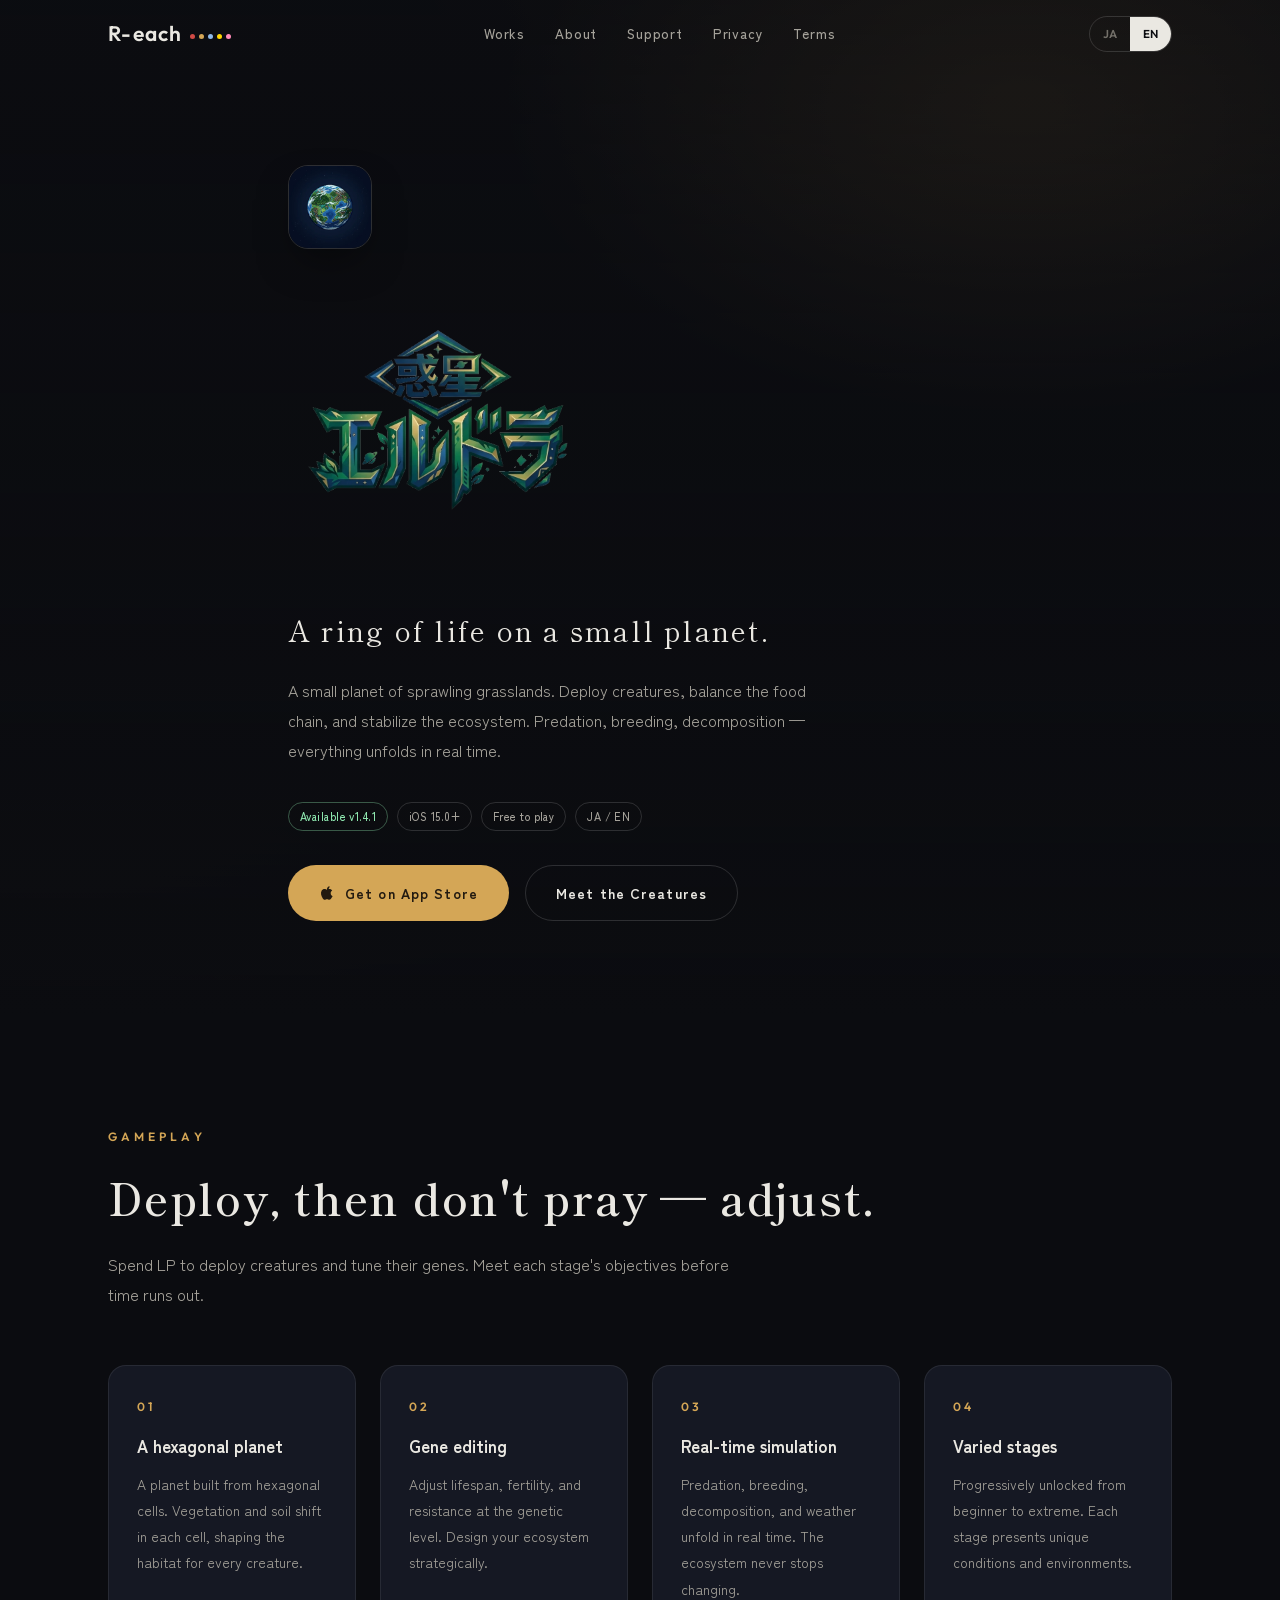
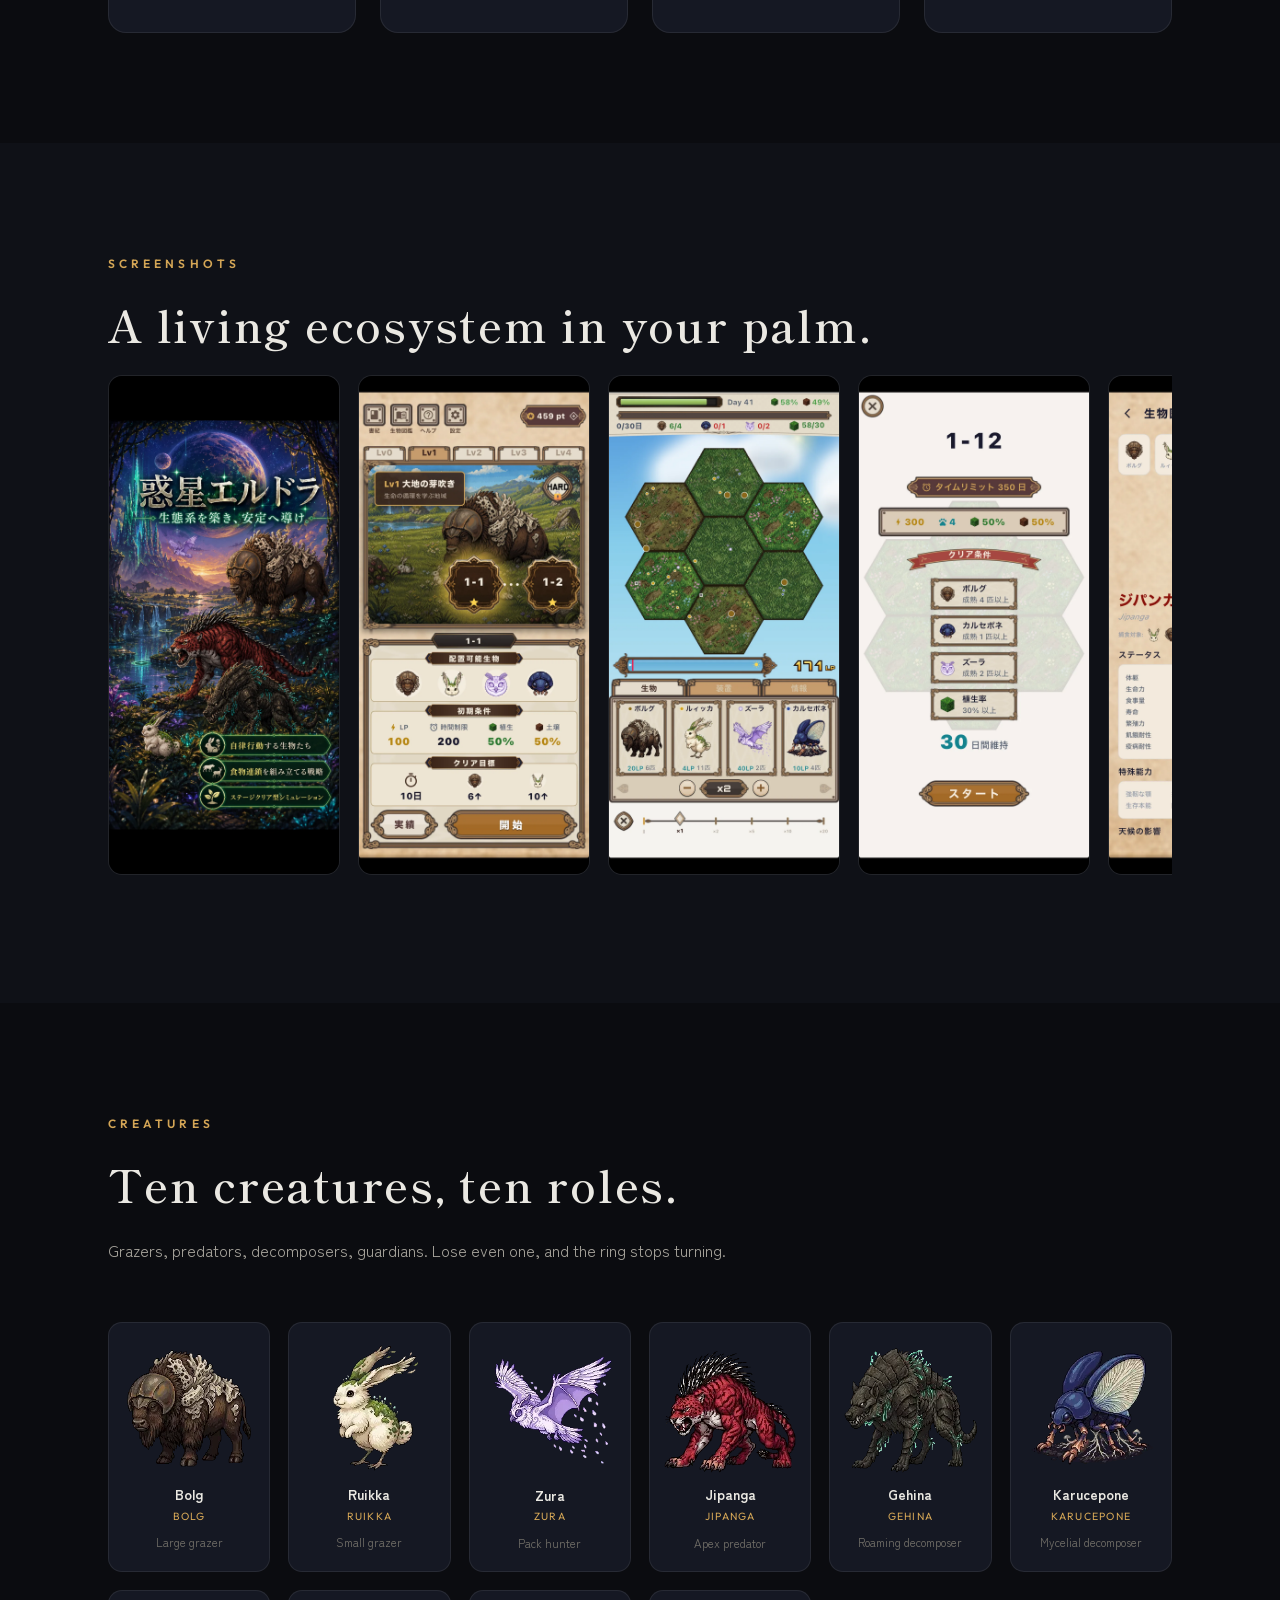
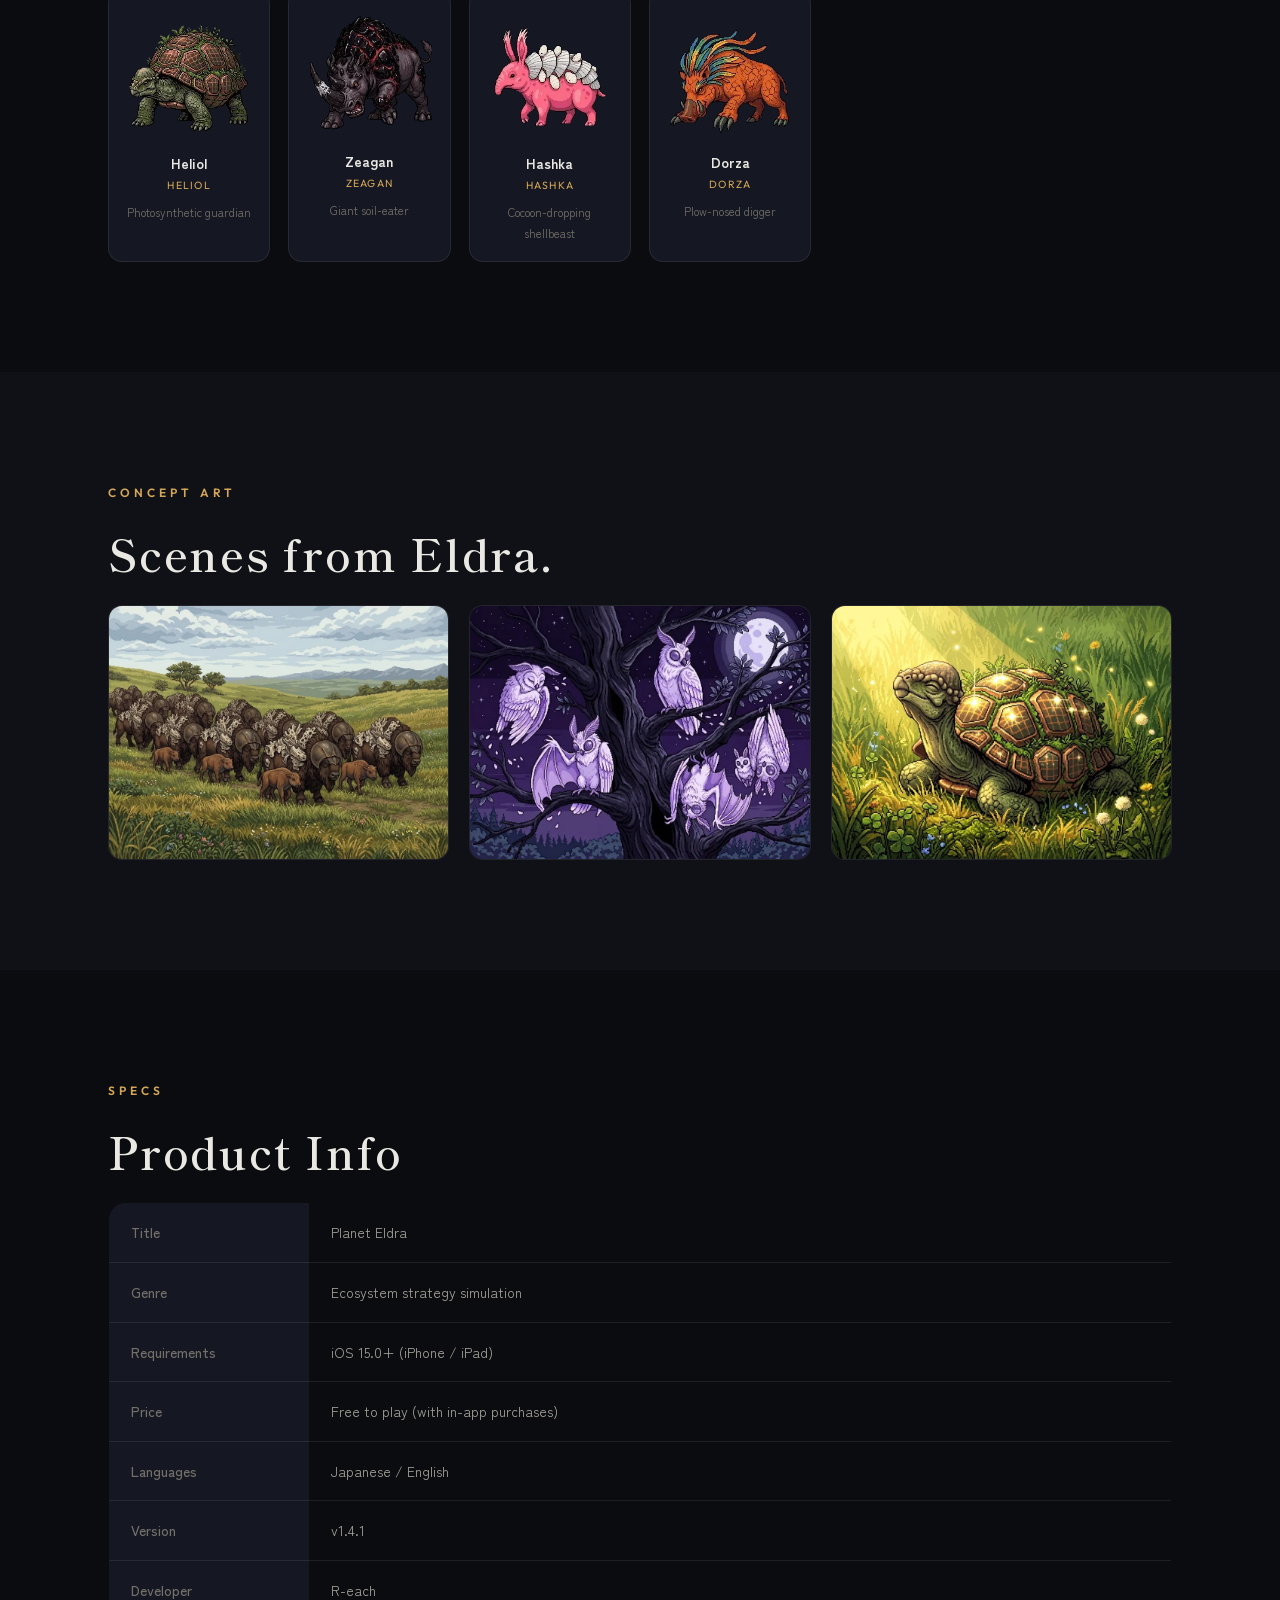
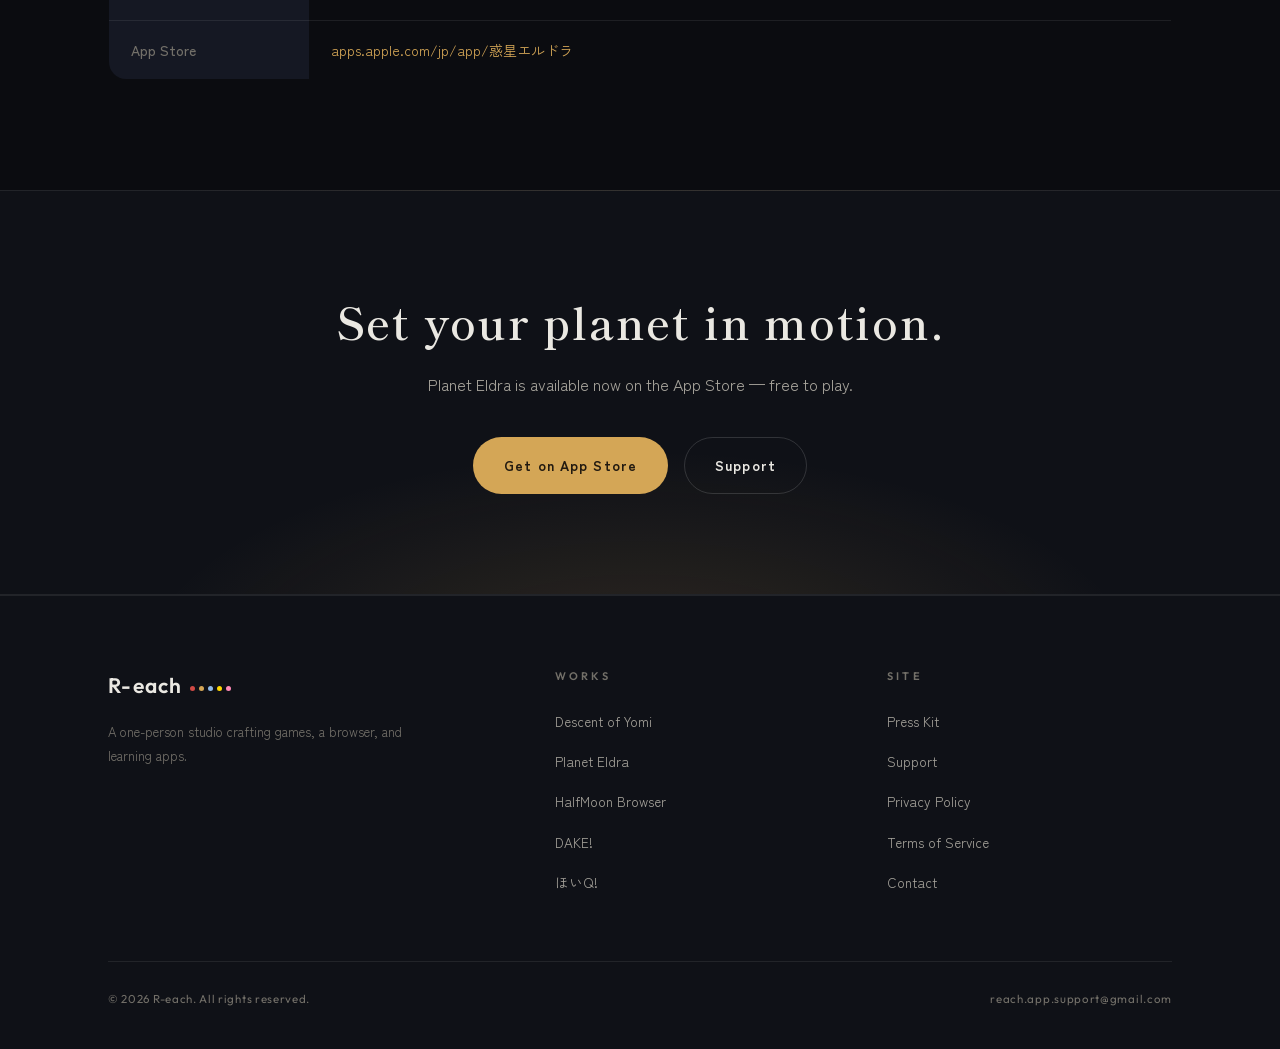
<file: apps/planet-eldora.html>
<!DOCTYPE html>
<html lang="ja" data-l="ja">
<head>
<meta charset="UTF-8">
<meta name="viewport" content="width=device-width, initial-scale=1.0">
<title>惑星エルドラ ― 生態系戦略シミュレーション | R-each</title>
<meta name="description" content="小さな惑星に広がる草原。生物を配置し、食物連鎖と環境のバランスを取りながら生態系を安定させるリアルタイム・シミュレーション『惑星エルドラ』公式ページ。App Storeで配信中。">
<meta property="og:type" content="website">
<meta property="og:title" content="惑星エルドラ ― 生態系戦略シミュレーション | R-each">
<meta property="og:description" content="生物を配置し、食物連鎖と環境のバランスを取りながら、生態系を安定させよう。App Storeで配信中。">
<meta property="og:url" content="https://r-each0801.github.io/web/apps/planet-eldora.html">
<meta property="og:image" content="https://r-each0801.github.io/web/assets/img/eldora/art_bolg.webp">
<meta name="twitter:card" content="summary_large_image">
<link rel="icon" type="image/svg+xml" href="../assets/img/brand/favicon.svg">
<link rel="preconnect" href="https://fonts.googleapis.com">
<link rel="preconnect" href="https://fonts.gstatic.com" crossorigin>
<link href="https://fonts.googleapis.com/css2?family=Zen+Kaku+Gothic+New:wght@400;500;700&family=Shippori+Mincho:wght@500;600;700&family=Outfit:wght@400;500;600;700&display=swap" rel="stylesheet">
<link rel="stylesheet" href="../assets/css/style.css?v=20261026a">
</head>
<body class="p-eldora">

<header class="site-header">
  <div class="header-inner">
    <a class="brand-logo" href="../index.html">R-each<em><i></i><i></i><i></i><i></i><i></i></em></a>
    <nav class="site-nav">
      <a href="../index.html#works"><span class="ja">作品</span><span class="en">Works</span></a>
      <a href="../index.html#about"><span class="ja">R-eachについて</span><span class="en">About</span></a>
      <a href="../support.html"><span class="ja">サポート</span><span class="en">Support</span></a>
      <a href="../privacy.html"><span class="ja">プライバシー</span><span class="en">Privacy</span></a>
      <a href="../terms.html"><span class="ja">利用規約</span><span class="en">Terms</span></a>
    </nav>
    <div style="display:flex;align-items:center;gap:10px;">
      <div class="lang-toggle" role="group" aria-label="Language">
        <button type="button" data-lang="ja">JA</button>
        <button type="button" data-lang="en">EN</button>
      </div>
      <button class="nav-burger" type="button" aria-label="Menu"><span></span></button>
    </div>
  </div>
</header>

<main>

  <!-- ===== HERO ===== -->
  <section class="app-hero">
    <div class="app-hero-bg tint" style="background:radial-gradient(1000px 620px at 80% -10%, rgba(212,166,86,.16), transparent 62%), radial-gradient(700px 480px at 5% 105%, rgba(212,166,86,.08), transparent 60%), var(--bg);"></div>
    <div class="wrap app-hero-inner">
      <div class="app-icon-lg"><img src="../assets/img/eldora/icon.webp" alt="惑星エルドラ アイコン"></div>
      <img class="app-logo-img" src="../assets/img/eldora/logo.webp" alt="惑星エルドラ / Planet Eldra" style="max-width:300px;">
      <p class="app-tagline">
        <span class="ja">小さな惑星に、生命の環を。</span>
        <span class="en">A ring of life on a small planet.</span>
      </p>
      <p class="app-sub">
        <span class="ja">小さな惑星に広がる草原。生物を配置し、食物連鎖と環境のバランスを取りながら、生態系を安定させよう。捕食も繁殖も分解も、すべてがリアルタイムで動き続ける生態系戦略シミュレーション。</span>
        <span class="en">A small planet of sprawling grasslands. Deploy creatures, balance the food chain, and stabilize the ecosystem. Predation, breeding, decomposition — everything unfolds in real time.</span>
      </p>
      <div class="chips">
        <span class="tag status-live"><span class="ja">配信中 v1.4.1</span><span class="en">Available v1.4.1</span></span>
        <span class="tag">iOS 15.0+</span>
        <span class="tag"><span class="ja">基本プレイ無料</span><span class="en">Free to play</span></span>
        <span class="tag"><span class="ja">日本語 / 英語</span><span class="en">JA / EN</span></span>
      </div>
      <div class="hero-cta">
        <a class="btn btn-primary" href="https://apps.apple.com/jp/app/%E6%83%91%E6%98%9F%E3%82%A8%E3%83%AB%E3%83%89%E3%83%A9/id6760546282" target="_blank" rel="noopener">
          <svg width="16" height="16" viewBox="0 0 24 24" fill="currentColor" aria-hidden="true"><path d="M18.7 19.5c-.9 1.3-1.8 2.6-3.2 2.6-1.4 0-1.9-.8-3.5-.8s-2.1.8-3.4.9c-1.4 0-2.4-1.4-3.3-2.7C3.4 16.8 2 11.9 3.9 8.7c.9-1.6 2.6-2.6 4.4-2.6 1.4 0 2.7.9 3.5.9.8 0 2.4-1.1 4-1 .7 0 2.7.3 4 2.1-.1.1-2.4 1.4-2.3 4.1 0 3.3 2.9 4.4 2.9 4.4-.1.1-.5 1.6-1.7 2.9zM13 3.5c.7-.9 1.9-1.5 2.9-1.5.1 1.1-.3 2.3-1 3.1-.7.9-1.8 1.6-2.9 1.5-.2-1.1.4-2.3 1-3.1z"/></svg>
          <span class="ja">App Storeで入手</span><span class="en">Get on App Store</span>
        </a>
        <a class="btn btn-ghost" href="#creatures"><span class="ja">生物図鑑を見る</span><span class="en">Meet the Creatures</span></a>
      </div>
    </div>
  </section>

  <!-- ===== FEATURES ===== -->
  <section class="section" id="features">
    <div class="wrap">
      <p class="eyebrow rv">Gameplay</p>
      <h2 class="section-title rv">
        <span class="ja">配置したら、あとは祈るな。調整しろ。</span>
        <span class="en">Deploy, then don't pray — adjust.</span>
      </h2>
      <p class="section-lead rv">
        <span class="ja">LP(ライフポイント)を消費して生物を投入し、遺伝子操作でパラメータを調整。ステージごとのクリア条件を制限時間内に達成しよう。</span>
        <span class="en">Spend LP to deploy creatures and tune their genes. Meet each stage's objectives before time runs out.</span>
      </p>
      <div class="feature-grid">
        <div class="feature-card rv">
          <p class="f-num">01</p>
          <h3><span class="ja">六角形の惑星</span><span class="en">A hexagonal planet</span></h3>
          <p><span class="ja">六角形のマスで構成された惑星。セルごとに植生・土壌が変化し、生物たちの生息環境を左右します。</span><span class="en">A planet built from hexagonal cells. Vegetation and soil shift in each cell, shaping the habitat for every creature.</span></p>
        </div>
        <div class="feature-card rv">
          <p class="f-num">02</p>
          <h3><span class="ja">遺伝子操作</span><span class="en">Gene editing</span></h3>
          <p><span class="ja">生物の寿命・繁殖力・耐性などを遺伝子レベルで調整。戦略的な生態系設計が可能です。</span><span class="en">Adjust lifespan, fertility, and resistance at the genetic level. Design your ecosystem strategically.</span></p>
        </div>
        <div class="feature-card rv">
          <p class="f-num">03</p>
          <h3><span class="ja">リアルタイム・シミュレーション</span><span class="en">Real-time simulation</span></h3>
          <p><span class="ja">捕食・繁殖・分解・天候変化がリアルタイムで進行。生態系は常に変化し続けます。</span><span class="en">Predation, breeding, decomposition, and weather unfold in real time. The ecosystem never stops changing.</span></p>
        </div>
        <div class="feature-card rv">
          <p class="f-num">04</p>
          <h3><span class="ja">多彩なステージ</span><span class="en">Varied stages</span></h3>
          <p><span class="ja">入門から超高難度まで段階的に解放。ステージごとに異なるクリア条件と環境が待ち受けます。</span><span class="en">Progressively unlocked from beginner to extreme. Each stage presents unique conditions and environments.</span></p>
        </div>
      </div>
    </div>
  </section>

  <!-- ===== SCREENSHOTS ===== -->
  <section class="section alt">
    <div class="wrap">
      <p class="eyebrow rv">Screenshots</p>
      <h2 class="section-title rv">
        <span class="ja">手のひらの上の、まわる生態系。</span>
        <span class="en">A living ecosystem in your palm.</span>
      </h2>
      <div class="shot-scroll rv">
        <figure class="shot"><img src="../assets/img/eldora/screen_1.webp" alt="惑星マップとUI全体" loading="lazy"></figure>
        <figure class="shot"><img src="../assets/img/eldora/screen_2.webp" alt="生態系シミュレーション中の画面" loading="lazy"></figure>
        <figure class="shot"><img src="../assets/img/eldora/screen_3.webp" alt="生物管理UI" loading="lazy"></figure>
        <figure class="shot"><img src="../assets/img/eldora/screen_4.webp" alt="詳細ステータス表示" loading="lazy"></figure>
        <figure class="shot"><img src="../assets/img/eldora/screen_5.webp" alt="リザルト画面" loading="lazy"></figure>
      </div>
    </div>
  </section>

  <!-- ===== CREATURES ===== -->
  <section class="section" id="creatures">
    <div class="wrap">
      <p class="eyebrow rv">Creatures</p>
      <h2 class="section-title rv">
        <span class="ja">10の生物、10の役割。</span>
        <span class="en">Ten creatures, ten roles.</span>
      </h2>
      <p class="section-lead rv">
        <span class="ja">草食獣、捕食者、分解者、そして守護者。一種でも欠ければ、環はまわらない。</span>
        <span class="en">Grazers, predators, decomposers, guardians. Lose even one, and the ring stops turning.</span>
      </p>
      <div class="cell-grid">
        <div class="cell rv">
          <img src="../assets/img/eldora/creature_01.webp" alt="ボルグ" loading="lazy">
          <p class="c-name"><span class="ja">ボルグ</span><span class="en">Bolg</span></p>
          <p class="c-sub">Bolg</p>
          <p class="c-role"><span class="ja">大型草食獣</span><span class="en">Large grazer</span></p>
        </div>
        <div class="cell rv">
          <img src="../assets/img/eldora/creature_02.webp" alt="ルィッカ" loading="lazy">
          <p class="c-name"><span class="ja">ルィッカ</span><span class="en">Ruikka</span></p>
          <p class="c-sub">Ruikka</p>
          <p class="c-role"><span class="ja">小型草食獣</span><span class="en">Small grazer</span></p>
        </div>
        <div class="cell rv">
          <img src="../assets/img/eldora/creature_03.webp" alt="ズーラ" loading="lazy">
          <p class="c-name"><span class="ja">ズーラ</span><span class="en">Zura</span></p>
          <p class="c-sub">Zura</p>
          <p class="c-role"><span class="ja">群れの捕食者</span><span class="en">Pack hunter</span></p>
        </div>
        <div class="cell rv">
          <img src="../assets/img/eldora/creature_04.webp" alt="ジパンガ" loading="lazy">
          <p class="c-name"><span class="ja">ジパンガ</span><span class="en">Jipanga</span></p>
          <p class="c-sub">Jipanga</p>
          <p class="c-role"><span class="ja">頂点捕食者</span><span class="en">Apex predator</span></p>
        </div>
        <div class="cell rv">
          <img src="../assets/img/eldora/creature_05.webp" alt="ゲヒナ" loading="lazy">
          <p class="c-name"><span class="ja">ゲヒナ</span><span class="en">Gehina</span></p>
          <p class="c-sub">Gehina</p>
          <p class="c-role"><span class="ja">徘徊分解者</span><span class="en">Roaming decomposer</span></p>
        </div>
        <div class="cell rv">
          <img src="../assets/img/eldora/creature_06.webp" alt="カルセポネ" loading="lazy">
          <p class="c-name"><span class="ja">カルセポネ</span><span class="en">Karucepone</span></p>
          <p class="c-sub">Karucepone</p>
          <p class="c-role"><span class="ja">菌糸分解者</span><span class="en">Mycelial decomposer</span></p>
        </div>
        <div class="cell rv">
          <img src="../assets/img/eldora/creature_07.webp" alt="ヘリオル" loading="lazy">
          <p class="c-name"><span class="ja">ヘリオル</span><span class="en">Heliol</span></p>
          <p class="c-sub">Heliol</p>
          <p class="c-role"><span class="ja">光合成の守護者</span><span class="en">Photosynthetic guardian</span></p>
        </div>
        <div class="cell rv">
          <img src="../assets/img/eldora/creature_08.webp" alt="ゼーガン" loading="lazy">
          <p class="c-name"><span class="ja">ゼーガン</span><span class="en">Zeagan</span></p>
          <p class="c-sub">Zeagan</p>
          <p class="c-role"><span class="ja">超大型の土壌食</span><span class="en">Giant soil-eater</span></p>
        </div>
        <div class="cell rv">
          <img src="../assets/img/eldora/creature_09.webp" alt="ハシュカ" loading="lazy">
          <p class="c-name"><span class="ja">ハシュカ</span><span class="en">Hashka</span></p>
          <p class="c-sub">Hashka</p>
          <p class="c-role"><span class="ja">繭落としの殻獣</span><span class="en">Cocoon-dropping shellbeast</span></p>
        </div>
        <div class="cell rv">
          <img src="../assets/img/eldora/creature_10.webp" alt="ドーザ" loading="lazy">
          <p class="c-name"><span class="ja">ドーザ</span><span class="en">Dorza</span></p>
          <p class="c-sub">Dorza</p>
          <p class="c-role"><span class="ja">鋤鼻の掘り獣</span><span class="en">Plow-nosed digger</span></p>
        </div>
      </div>
    </div>
  </section>

  <!-- ===== ART ===== -->
  <section class="section alt">
    <div class="wrap">
      <p class="eyebrow rv">Concept Art</p>
      <h2 class="section-title rv">
        <span class="ja">エルドラの風景。</span>
        <span class="en">Scenes from Eldra.</span>
      </h2>
      <div class="shot-row wide">
        <figure class="shot rv"><img src="../assets/img/eldora/art_bolg.webp" alt="ボルグの群れのコンセプトアート" loading="lazy"></figure>
        <figure class="shot rv"><img src="../assets/img/eldora/art_zura.webp" alt="ズーラのコンセプトアート" loading="lazy"></figure>
        <figure class="shot rv"><img src="../assets/img/eldora/art_heliol.webp" alt="ヘリオルのコンセプトアート" loading="lazy"></figure>
      </div>
    </div>
  </section>

  <!-- ===== SPEC ===== -->
  <section class="section">
    <div class="wrap">
      <p class="eyebrow rv">Specs</p>
      <h2 class="section-title rv"><span class="ja">製品情報</span><span class="en">Product Info</span></h2>
      <table class="spec-table rv">
        <tr><th><span class="ja">タイトル</span><span class="en">Title</span></th><td><span class="ja">惑星エルドラ</span><span class="en">Planet Eldra</span></td></tr>
        <tr><th><span class="ja">ジャンル</span><span class="en">Genre</span></th><td><span class="ja">生態系戦略シミュレーション</span><span class="en">Ecosystem strategy simulation</span></td></tr>
        <tr><th><span class="ja">対応環境</span><span class="en">Requirements</span></th><td>iOS 15.0+ (iPhone / iPad)</td></tr>
        <tr><th><span class="ja">価格</span><span class="en">Price</span></th><td><span class="ja">基本プレイ無料(アプリ内課金あり)</span><span class="en">Free to play (with in-app purchases)</span></td></tr>
        <tr><th><span class="ja">対応言語</span><span class="en">Languages</span></th><td><span class="ja">日本語 / 英語</span><span class="en">Japanese / English</span></td></tr>
        <tr><th><span class="ja">バージョン</span><span class="en">Version</span></th><td>v1.4.1</td></tr>
        <tr><th><span class="ja">開発</span><span class="en">Developer</span></th><td>R-each</td></tr>
        <tr><th>App Store</th><td><a href="https://apps.apple.com/jp/app/%E6%83%91%E6%98%9F%E3%82%A8%E3%83%AB%E3%83%89%E3%83%A9/id6760546282" target="_blank" rel="noopener" style="color:var(--c-eldora);">apps.apple.com/jp/app/惑星エルドラ</a></td></tr>
      </table>
    </div>
  </section>

  <!-- ===== CTA ===== -->
  <section class="cta-band">
    <div class="wrap">
      <h2 class="section-title rv">
        <span class="ja">あなたの惑星を、まわしはじめよう。</span>
        <span class="en">Set your planet in motion.</span>
      </h2>
      <p class="rv">
        <span class="ja">惑星エルドラはApp Storeで配信中。基本プレイ無料です。</span>
        <span class="en">Planet Eldra is available now on the App Store — free to play.</span>
      </p>
      <div class="hero-cta rv">
        <a class="btn btn-primary" href="https://apps.apple.com/jp/app/%E6%83%91%E6%98%9F%E3%82%A8%E3%83%AB%E3%83%89%E3%83%A9/id6760546282" target="_blank" rel="noopener"><span class="ja">App Storeで入手</span><span class="en">Get on App Store</span></a>
        <a class="btn btn-ghost" href="../support.html#eldora"><span class="ja">サポート</span><span class="en">Support</span></a>
      </div>
    </div>
  </section>

</main>

<footer class="site-footer">
  <div class="wrap">
    <div class="footer-grid">
      <div class="footer-brand">
        <a class="brand-logo" href="../index.html">R-each<em><i></i><i></i><i></i><i></i><i></i></em></a>
        <p>
          <span class="ja">ゲームからブラウザ、学習アプリまでを手掛ける個人開発スタジオ。</span>
          <span class="en">A one-person studio crafting games, a browser, and learning apps.</span>
        </p>
      </div>
      <div class="footer-col">
        <h4>Works</h4>
        <ul>
          <li><a href="descent-of-yomi.html">Descent of Yomi</a></li>
          <li><a href="planet-eldora.html"><span class="ja">惑星エルドラ</span><span class="en">Planet Eldra</span></a></li>
          <li><a href="halfmoon-browser.html">HalfMoon Browser</a></li>
          <li><a href="dake.html">DAKE!</a></li>
          <li><a href="hoiq.html">ほいQ!</a></li>
        </ul>
      </div>
      <div class="footer-col">
        <h4>Site</h4>
        <ul>
          <li><a href="descent-of-yomi-presskit.html"><span class="ja">メディアキット</span><span class="en">Press Kit</span></a></li>
          <li><a href="../support.html"><span class="ja">サポート</span><span class="en">Support</span></a></li>
          <li><a href="../privacy.html"><span class="ja">プライバシーポリシー</span><span class="en">Privacy Policy</span></a></li>
          <li><a href="../terms.html"><span class="ja">利用規約</span><span class="en">Terms of Service</span></a></li>
          <li><a href="mailto:reach.app.support@gmail.com"><span class="ja">お問い合わせ</span><span class="en">Contact</span></a></li>
        </ul>
      </div>
    </div>
    <div class="footer-bottom">
      <small>© 2026 R-each. All rights reserved.</small>
      <small>reach.app.support@gmail.com</small>
    </div>
  </div>
</footer>

<script src="../assets/js/main.js?v=20261026a"></script>
</body>
</html>
</file>
<file: assets/css/style.css>
/* ============================================================
   R-each — Night Gallery design system
   ============================================================ */
:root {
  --bg: #0b0c10;
  --bg2: #0f1117;
  --surface: #151823;
  --surface2: #1b1f2d;
  --line: rgba(255, 255, 255, 0.08);
  --line2: rgba(255, 255, 255, 0.14);
  --text: #eae8e2;
  --muted: #a5a29a;
  --faint: #737069;
  --brand: #d8b36a;
  --c-yomi: #d04a45;
  --c-eldora: #d4a656;
  --c-moon: #8fb9e8;
  --c-dake: #ffd600;
  --c-hoiq: #ff8ab8;
  --acc: var(--brand);
  --acc-ink: #0b0c10;
  --font-body: "Zen Kaku Gothic New", "Hiragino Kaku Gothic ProN", sans-serif;
  --font-display: "Shippori Mincho", "Hiragino Mincho ProN", serif;
  --font-latin: "Outfit", "Zen Kaku Gothic New", sans-serif;
  --maxw: 1120px;
  --radius: 18px;
}

* { margin: 0; padding: 0; box-sizing: border-box; }

html { scroll-behavior: smooth; }

body {
  background: var(--bg);
  color: var(--text);
  font-family: var(--font-body);
  font-size: 16px;
  line-height: 1.9;
  -webkit-font-smoothing: antialiased;
  overflow-x: hidden;
}

img, video { max-width: 100%; display: block; }
a { color: inherit; text-decoration: none; }
ul { list-style: none; }

::selection { background: rgba(216, 179, 106, 0.35); }

/* ---- language toggle ---- */
html[data-l="ja"] .en { display: none !important; }
html[data-l="en"] .ja { display: none !important; }

/* ---- shared layout ---- */
.wrap { max-width: var(--maxw); margin: 0 auto; padding: 0 28px; }

.eyebrow {
  font-family: var(--font-latin);
  font-size: 12px;
  font-weight: 600;
  letter-spacing: 0.34em;
  text-transform: uppercase;
  color: var(--acc);
  margin-bottom: 18px;
}

.section { padding: 110px 0; position: relative; }
.section.alt { background: var(--bg2); }

.section-title {
  font-family: var(--font-display);
  font-size: clamp(28px, 4.4vw, 44px);
  font-weight: 600;
  line-height: 1.4;
  letter-spacing: 0.04em;
  margin-bottom: 20px;
}

.section-lead { color: var(--muted); max-width: 640px; margin-bottom: 56px; }

/* ---- header ---- */
.site-header {
  position: fixed;
  inset: 0 0 auto 0;
  z-index: 100;
  transition: background 0.35s, border-color 0.35s;
  border-bottom: 1px solid transparent;
}
.site-header.scrolled {
  background: rgba(11, 12, 16, 0.82);
  backdrop-filter: blur(14px);
  -webkit-backdrop-filter: blur(14px);
  border-bottom-color: var(--line);
}
.header-inner {
  max-width: var(--maxw);
  margin: 0 auto;
  padding: 0 28px;
  height: 68px;
  display: flex;
  align-items: center;
  justify-content: space-between;
  gap: 24px;
}
.brand-logo {
  font-family: var(--font-latin);
  font-size: 21px;
  font-weight: 600;
  letter-spacing: 0.06em;
  display: flex;
  align-items: baseline;
  gap: 7px;
  white-space: nowrap;
}
.brand-logo em {
  font-style: normal;
  display: inline-flex;
  gap: 4px;
  transform: translateY(-2px);
}
.brand-logo em i {
  width: 5px; height: 5px; border-radius: 50%;
  display: inline-block;
}
.brand-logo em i:nth-child(1) { background: var(--c-yomi); }
.brand-logo em i:nth-child(2) { background: var(--c-eldora); }
.brand-logo em i:nth-child(3) { background: var(--c-moon); }
.brand-logo em i:nth-child(4) { background: var(--c-dake); }
.brand-logo em i:nth-child(5) { background: var(--c-hoiq); }

.site-nav { display: flex; align-items: center; gap: 30px; }
.site-nav a {
  font-size: 13.5px;
  font-weight: 500;
  color: var(--muted);
  letter-spacing: 0.06em;
  transition: color 0.2s;
}
.site-nav a:hover, .site-nav a.active { color: var(--text); }

.lang-toggle {
  display: flex;
  border: 1px solid var(--line2);
  border-radius: 999px;
  overflow: hidden;
  font-family: var(--font-latin);
  font-size: 11.5px;
  font-weight: 600;
  letter-spacing: 0.1em;
}
.lang-toggle button {
  appearance: none;
  border: 0;
  background: transparent;
  color: var(--faint);
  padding: 6px 13px;
  cursor: pointer;
  font: inherit;
  transition: background 0.2s, color 0.2s;
}
.lang-toggle button.on { background: var(--text); color: var(--bg); }

.nav-burger {
  display: none;
  appearance: none;
  background: none;
  border: 0;
  width: 40px; height: 40px;
  cursor: pointer;
  position: relative;
}
.nav-burger span, .nav-burger::before, .nav-burger::after {
  content: "";
  position: absolute;
  left: 9px; right: 9px;
  height: 1.6px;
  background: var(--text);
  transition: transform 0.25s, opacity 0.25s;
}
.nav-burger::before { top: 14px; }
.nav-burger span { top: 19.5px; }
.nav-burger::after { top: 25px; }
body.nav-open .nav-burger::before { transform: translateY(5.5px) rotate(45deg); }
body.nav-open .nav-burger span { opacity: 0; }
body.nav-open .nav-burger::after { transform: translateY(-5.5px) rotate(-45deg); }

/* ---- hero (top page) ---- */
.hero {
  min-height: 92vh;
  display: flex;
  align-items: center;
  position: relative;
  padding: 140px 0 90px;
  overflow: hidden;
}
.hero-bg {
  position: absolute; inset: 0;
  background:
    radial-gradient(900px 520px at 82% 4%, rgba(143, 185, 232, 0.08), transparent 62%),
    radial-gradient(760px 480px at 12% 92%, rgba(212, 166, 86, 0.09), transparent 60%),
    radial-gradient(620px 420px at 88% 82%, rgba(208, 74, 69, 0.05), transparent 60%),
    var(--bg);
}
.hero-stars { position: absolute; inset: 0; opacity: 0.5; }

.hero-inner { position: relative; }
.hero h1 {
  font-family: var(--font-display);
  font-weight: 600;
  font-size: clamp(38px, 7vw, 76px);
  line-height: 1.32;
  letter-spacing: 0.05em;
  margin-bottom: 30px;
}
.hero h1 .grad {
  background: linear-gradient(100deg, #f2e5c8 0%, var(--brand) 55%, #b98f45 100%);
  -webkit-background-clip: text;
  background-clip: text;
  -webkit-text-fill-color: transparent;
}
.hero .hero-lead {
  color: var(--muted);
  max-width: 560px;
  margin-bottom: 44px;
  font-size: 16.5px;
}
.hero-cta { display: flex; gap: 16px; flex-wrap: wrap; }

.scroll-cue {
  position: absolute;
  bottom: 34px; left: 50%;
  transform: translateX(-50%);
  width: 1px; height: 56px;
  background: linear-gradient(var(--faint), transparent);
  overflow: hidden;
}
.scroll-cue::after {
  content: "";
  position: absolute;
  top: -50%; left: 0;
  width: 100%; height: 50%;
  background: var(--text);
  animation: cue 2.2s ease-in-out infinite;
}
@keyframes cue { 0% { top: -50%; } 70%, 100% { top: 110%; } }

/* ---- buttons ---- */
.btn {
  display: inline-flex;
  align-items: center;
  justify-content: center;
  gap: 10px;
  padding: 14px 30px;
  border-radius: 999px;
  font-size: 14px;
  font-weight: 700;
  letter-spacing: 0.08em;
  border: 1px solid transparent;
  transition: transform 0.2s, box-shadow 0.2s, background 0.2s, color 0.2s, border-color 0.2s;
  cursor: pointer;
  /* button 要素はブラウザ既定の背景色とフォントが効いてしまうため打ち消す */
  background: transparent;
  font-family: inherit;
  appearance: none;
  -webkit-appearance: none;
}
.btn:hover { transform: translateY(-2px); }
.btn-primary { background: var(--acc); color: var(--acc-ink); }
.btn-primary:hover { box-shadow: 0 10px 32px -8px var(--acc); }
.btn-ghost { border-color: var(--line2); color: var(--text); }
.btn-ghost:hover { border-color: var(--text); }
.btn svg { flex: none; }

.store-note { font-size: 12px; color: var(--faint); margin-top: 14px; }

/* ---- works grid (top page) ---- */
.works-grid {
  display: grid;
  grid-template-columns: 1fr 1fr;
  gap: 30px;
}
.work-card {
  --wa: var(--brand);
  position: relative;
  border: 1px solid var(--line);
  border-radius: var(--radius);
  background: var(--surface);
  overflow: hidden;
  display: flex;
  flex-direction: column;
  transition: transform 0.35s cubic-bezier(0.2, 0.7, 0.3, 1), border-color 0.35s, box-shadow 0.35s;
}
.work-card:hover {
  transform: translateY(-6px);
  border-color: color-mix(in srgb, var(--wa) 55%, transparent);
  box-shadow: 0 24px 60px -24px color-mix(in srgb, var(--wa) 42%, transparent);
}
.work-visual {
  aspect-ratio: 16 / 9;
  overflow: hidden;
  position: relative;
  background: var(--bg2);
}
.work-visual img {
  width: 100%; height: 100%;
  object-fit: cover;
  transition: transform 0.6s cubic-bezier(0.2, 0.7, 0.3, 1);
}
.work-card:hover .work-visual img { transform: scale(1.045); }
.work-visual.contain img { object-fit: contain; padding: 26px; }
.work-visual::after {
  content: "";
  position: absolute; inset: 0;
  background: linear-gradient(180deg, transparent 55%, rgba(11, 12, 16, 0.55));
}
.work-body { padding: 26px 28px 30px; display: flex; flex-direction: column; flex: 1; }
.work-head { display: flex; align-items: center; gap: 14px; margin-bottom: 14px; }
.work-icon {
  width: 52px; height: 52px;
  border-radius: 13px;
  border: 1px solid var(--line2);
  overflow: hidden;
  flex: none;
  background: var(--bg2);
}
.work-title { font-size: 19px; font-weight: 700; line-height: 1.4; }
.work-genre {
  font-family: var(--font-latin);
  font-size: 11px;
  font-weight: 600;
  letter-spacing: 0.16em;
  text-transform: uppercase;
  color: var(--wa);
}
.work-copy { color: var(--muted); font-size: 14.5px; flex: 1; margin-bottom: 20px; }
.work-foot { display: flex; align-items: center; justify-content: space-between; gap: 12px; }
.work-tags { display: flex; gap: 8px; flex-wrap: wrap; }
.tag {
  font-size: 11px;
  font-weight: 500;
  color: var(--muted);
  border: 1px solid var(--line2);
  border-radius: 999px;
  padding: 3px 11px;
  letter-spacing: 0.04em;
}
.tag.status-live { color: #8fe8b0; border-color: rgba(143, 232, 176, 0.35); }
.tag.status-soon { color: var(--c-yomi); border-color: rgba(208, 74, 69, 0.45); }
.work-arrow {
  font-family: var(--font-latin);
  font-size: 12px;
  font-weight: 600;
  letter-spacing: 0.14em;
  color: var(--wa);
  white-space: nowrap;
  display: inline-flex;
  align-items: center;
  gap: 7px;
}
.work-arrow::after { content: "→"; transition: transform 0.25s; }
.work-card:hover .work-arrow::after { transform: translateX(4px); }
.work-card > a.card-link { position: absolute; inset: 0; z-index: 2; }

.work-card.t-yomi { --wa: var(--c-yomi); }
.work-card.t-eldora { --wa: var(--c-eldora); }
.work-card.t-moon { --wa: var(--c-moon); }
.work-card.t-dake { --wa: var(--c-dake); }
.work-card.t-hoiq { --wa: var(--c-hoiq); }

/* wide card: an odd last work spans both columns on desktop */
@media (min-width: 961px) {
  .work-card.wide { grid-column: 1 / -1; flex-direction: row; }
  .work-card.wide .work-visual { flex: 0 0 calc(50% - 15px); }
  .work-card.wide .work-body { justify-content: center; padding: 34px 40px; }
  .work-card.wide .work-copy { flex: none; }
}

/* ---- about (top page) ---- */
.about-grid {
  display: grid;
  grid-template-columns: 1.05fr 0.95fr;
  gap: 70px;
  align-items: center;
}
.about-copy p { color: var(--muted); margin-bottom: 20px; }
.about-copy strong { color: var(--text); font-weight: 700; }
.about-mark {
  display: grid;
  grid-template-columns: 1fr 1fr;
  gap: 18px;
}
.about-chip {
  border: 1px solid var(--line);
  border-radius: var(--radius);
  background: var(--surface);
  padding: 26px 24px;
}
.about-chip .num {
  font-family: var(--font-latin);
  font-size: 34px;
  font-weight: 600;
  line-height: 1.15;
  color: var(--brand);
  margin-bottom: 6px;
}
.about-chip .lbl { font-size: 13px; color: var(--muted); }

/* ---- app detail pages ---- */
.app-hero {
  position: relative;
  padding: 165px 0 95px;
  overflow: hidden;
}
.app-hero-bg {
  position: absolute; inset: 0;
  background-size: cover;
  background-position: center;
}
.app-hero-bg::after {
  content: "";
  position: absolute; inset: 0;
  background: linear-gradient(180deg, rgba(11, 12, 16, 0.72) 0%, rgba(11, 12, 16, 0.55) 45%, var(--bg) 100%);
}
.app-hero-bg.tint::after {
  background:
    linear-gradient(180deg, rgba(11, 12, 16, 0.78) 0%, rgba(11, 12, 16, 0.6) 45%, var(--bg) 100%),
    radial-gradient(800px 480px at 80% 10%, color-mix(in srgb, var(--acc) 22%, transparent), transparent 65%);
}
.app-hero-inner { position: relative; max-width: 760px; }
.app-hero .app-logo-img { max-width: 380px; margin-bottom: 30px; }
.app-hero h1 {
  font-family: var(--font-display);
  font-size: clamp(34px, 5.4vw, 58px);
  font-weight: 600;
  line-height: 1.35;
  letter-spacing: 0.04em;
  margin-bottom: 22px;
}
.app-hero .app-tagline {
  font-family: var(--font-display);
  font-size: clamp(20px, 3vw, 28px);
  letter-spacing: 0.08em;
  line-height: 1.7;
  margin-bottom: 20px;
}
.app-hero .app-sub { color: var(--muted); max-width: 560px; margin-bottom: 36px; }
.app-hero .chips { display: flex; gap: 9px; flex-wrap: wrap; margin-bottom: 34px; }
.app-icon-lg {
  width: 84px; height: 84px;
  border-radius: 20px;
  border: 1px solid var(--line2);
  overflow: hidden;
  margin-bottom: 28px;
  box-shadow: 0 18px 44px -16px rgba(0, 0, 0, 0.65);
}

/* feature blocks */
.feature-grid {
  display: grid;
  grid-template-columns: repeat(auto-fit, minmax(240px, 1fr));
  gap: 24px;
}
.feature-card {
  border: 1px solid var(--line);
  border-radius: var(--radius);
  background: var(--surface);
  padding: 30px 28px;
  transition: border-color 0.3s, transform 0.3s;
}
.feature-card:hover { border-color: color-mix(in srgb, var(--acc) 45%, transparent); transform: translateY(-4px); }
.feature-card .f-num {
  font-family: var(--font-latin);
  font-size: 12px;
  font-weight: 600;
  letter-spacing: 0.22em;
  color: var(--acc);
  margin-bottom: 14px;
}
.feature-card h3 { font-size: 17px; font-weight: 700; margin-bottom: 12px; line-height: 1.5; }
.feature-card p { font-size: 13.8px; color: var(--muted); }

/* media rows (image + text alternating) */
.media-row {
  display: grid;
  grid-template-columns: 1fr 1fr;
  gap: 64px;
  align-items: center;
  margin-bottom: 100px;
}
.media-row:last-child { margin-bottom: 0; }
.media-row.flip .media-img { order: 2; }
.media-img {
  border-radius: var(--radius);
  overflow: hidden;
  border: 1px solid var(--line);
  background: var(--bg2);
}
.media-img.phone { max-width: 380px; margin: 0 auto; }
.media-txt h3 {
  font-family: var(--font-display);
  font-size: clamp(22px, 3vw, 30px);
  font-weight: 600;
  line-height: 1.5;
  margin-bottom: 18px;
  letter-spacing: 0.03em;
}
.media-txt p { color: var(--muted); margin-bottom: 14px; }
.media-txt ul { margin-top: 8px; }
.media-txt ul li {
  position: relative;
  padding-left: 22px;
  color: var(--muted);
  font-size: 14.5px;
  margin-bottom: 8px;
}
.media-txt ul li::before {
  content: "";
  position: absolute;
  left: 2px; top: 12px;
  width: 8px; height: 1.5px;
  background: var(--acc);
}

/* screenshot gallery */
.shot-row {
  display: grid;
  gap: 20px;
  grid-template-columns: repeat(auto-fit, minmax(180px, 1fr));
}
.shot-row.wide { grid-template-columns: repeat(auto-fit, minmax(300px, 1fr)); }
.shot {
  border-radius: 14px;
  overflow: hidden;
  border: 1px solid var(--line);
  background: var(--bg2);
  transition: transform 0.3s, border-color 0.3s;
}
.shot:hover { transform: translateY(-4px) scale(1.01); border-color: var(--line2); }
.shot-scroll {
  display: flex;
  gap: 18px;
  overflow-x: auto;
  padding-bottom: 18px;
  scroll-snap-type: x mandatory;
}
.shot-scroll .shot {
  flex: 0 0 232px;
  scroll-snap-align: start;
}
.shot-scroll::-webkit-scrollbar { height: 6px; }
.shot-scroll::-webkit-scrollbar-thumb { background: var(--surface2); border-radius: 3px; }
.shot-caption { font-size: 12px; color: var(--faint); margin-top: 10px; text-align: center; }

/* creatures / verbs showcase grids */
.cell-grid {
  display: grid;
  grid-template-columns: repeat(auto-fill, minmax(150px, 1fr));
  gap: 18px;
}
.cell {
  border: 1px solid var(--line);
  border-radius: 14px;
  background: var(--surface);
  padding: 18px 14px 16px;
  text-align: center;
  transition: border-color 0.3s, transform 0.3s;
}
.cell:hover { border-color: color-mix(in srgb, var(--acc) 50%, transparent); transform: translateY(-4px); }
.cell img { border-radius: 10px; margin-bottom: 12px; width: 100%; }
.cell .c-name { font-size: 14px; font-weight: 700; line-height: 1.4; }
.cell .c-sub {
  font-family: var(--font-latin);
  font-size: 10.5px;
  letter-spacing: 0.12em;
  text-transform: uppercase;
  color: var(--acc);
  margin-top: 2px;
}
.cell .c-role { font-size: 11.5px; color: var(--faint); margin-top: 6px; }

/* video */
.video-frame {
  border-radius: var(--radius);
  overflow: hidden;
  border: 1px solid var(--line);
  box-shadow: 0 30px 80px -30px rgba(0, 0, 0, 0.8);
}

/* spec table */
.spec-table {
  width: 100%;
  table-layout: fixed;
  border-collapse: collapse;
  border: 1px solid var(--line);
  border-radius: var(--radius);
  overflow: hidden;
}
.spec-table td { overflow-wrap: anywhere; }
.spec-table th, .spec-table td {
  text-align: left;
  padding: 16px 22px;
  border-bottom: 1px solid var(--line);
  font-size: 14px;
  vertical-align: top;
}
.spec-table tr:last-child th, .spec-table tr:last-child td { border-bottom: 0; }
.spec-table th {
  width: 200px;
  color: var(--faint);
  font-weight: 500;
  background: var(--surface);
  white-space: nowrap;
}
.spec-table td { color: var(--muted); }

/* CTA band */
.cta-band {
  border-top: 1px solid var(--line);
  border-bottom: 1px solid var(--line);
  background:
    radial-gradient(720px 320px at 50% 120%, color-mix(in srgb, var(--acc) 16%, transparent), transparent 70%),
    var(--bg2);
  text-align: center;
  padding: 100px 0;
}
.cta-band .section-title { margin-bottom: 16px; }
.cta-band p { color: var(--muted); max-width: 520px; margin: 0 auto 38px; }
.cta-band .hero-cta { justify-content: center; }

/* ---- legal pages ---- */
.page-head { padding: 165px 0 60px; border-bottom: 1px solid var(--line); }
.page-head h1 {
  font-family: var(--font-display);
  font-size: clamp(30px, 4.6vw, 46px);
  font-weight: 600;
  letter-spacing: 0.05em;
  margin-bottom: 14px;
}
.page-head p { color: var(--muted); max-width: 640px; }

.legal-nav {
  display: flex;
  gap: 10px;
  flex-wrap: wrap;
  margin: 44px 0 0;
}
.legal-nav a {
  font-size: 13px;
  font-weight: 600;
  border: 1px solid var(--line2);
  border-radius: 999px;
  padding: 8px 18px;
  color: var(--muted);
  transition: color 0.2s, border-color 0.2s, background 0.2s;
  display: inline-flex;
  align-items: center;
  gap: 8px;
}
.legal-nav a:hover { color: var(--text); border-color: var(--text); }
.legal-nav a .dot { width: 8px; height: 8px; border-radius: 50%; display: inline-block; }

.legal-app {
  border: 1px solid var(--line);
  border-radius: var(--radius);
  background: var(--surface);
  padding: 46px 48px;
  margin-bottom: 44px;
  scroll-margin-top: 100px;
}
.legal-app-head {
  display: flex;
  align-items: center;
  gap: 16px;
  padding-bottom: 22px;
  margin-bottom: 30px;
  border-bottom: 1px solid var(--line);
}
.legal-app-head .work-icon { width: 46px; height: 46px; border-radius: 11px; }
.legal-app-head h2 { font-size: 21px; font-weight: 700; line-height: 1.4; }
.legal-app-head .upd { font-size: 12px; color: var(--faint); margin-top: 2px; }

.legal-body h3 {
  font-size: 16px;
  font-weight: 700;
  margin: 34px 0 12px;
  padding-left: 14px;
  border-left: 3px solid var(--acc, var(--brand));
  line-height: 1.5;
}
.legal-body h3:first-child { margin-top: 0; }
.legal-body p { font-size: 14.5px; color: var(--muted); margin-bottom: 12px; }
.legal-body ul { margin: 4px 0 16px; }
.legal-body ul li {
  position: relative;
  padding-left: 20px;
  font-size: 14.5px;
  color: var(--muted);
  margin-bottom: 7px;
}
.legal-body ul li::before {
  content: "";
  position: absolute;
  left: 2px; top: 12.5px;
  width: 7px; height: 1.5px;
  background: var(--acc, var(--brand));
}
.legal-body a { color: var(--brand); }
.legal-body a:hover { text-decoration: underline; }
.legal-body .note {
  background: var(--bg2);
  border: 1px solid var(--line);
  border-radius: 12px;
  padding: 18px 22px;
  font-size: 13.5px;
  color: var(--muted);
  margin: 16px 0;
}
.legal-body table {
  width: 100%;
  border-collapse: collapse;
  margin: 12px 0 18px;
  font-size: 13.5px;
}
.legal-body table th, .legal-body table td {
  border: 1px solid var(--line);
  padding: 10px 14px;
  text-align: left;
  color: var(--muted);
}
.legal-body table th { background: var(--bg2); color: var(--text); font-weight: 600; white-space: nowrap; }

.legal-app.t-yomi { --acc: var(--c-yomi); }
.legal-app.t-eldora { --acc: var(--c-eldora); }
.legal-app.t-moon { --acc: var(--c-moon); }
.legal-app.t-dake { --acc: var(--c-dake); }
.legal-app.t-hoiq { --acc: var(--c-hoiq); }

/* ---- support page ---- */
.support-grid {
  display: grid;
  grid-template-columns: repeat(auto-fit, minmax(260px, 1fr));
  gap: 24px;
  margin-bottom: 70px;
}
.support-card {
  border: 1px solid var(--line);
  border-radius: var(--radius);
  background: var(--surface);
  padding: 32px 30px;
}
.support-card .s-ico { font-size: 26px; margin-bottom: 16px; }
.support-card h3 { font-size: 17px; font-weight: 700; margin-bottom: 10px; }
.support-card p { font-size: 14px; color: var(--muted); margin-bottom: 16px; }
.support-card a.s-link { color: var(--brand); font-weight: 600; font-size: 14px; }
.support-card a.s-link:hover { text-decoration: underline; }

/* ---- contact form ---- */
.contact-form {
  border: 1px solid var(--line);
  border-radius: var(--radius);
  background: var(--surface);
  padding: 40px 42px 36px;
}
.form-grid {
  display: grid;
  grid-template-columns: 1fr 1fr;
  gap: 22px 24px;
  margin-bottom: 22px;
}
.field { display: flex; flex-direction: column; gap: 8px; }
.field.wide { grid-column: 1 / -1; }
.field label {
  font-size: 13px;
  font-weight: 700;
  letter-spacing: 0.03em;
  color: var(--text);
  display: flex;
  align-items: center;
  gap: 8px;
}
.field label .req {
  font-family: var(--font-latin);
  font-size: 10px;
  font-weight: 600;
  letter-spacing: 0.1em;
  color: var(--brand);
  border: 1px solid rgba(216, 179, 106, 0.4);
  border-radius: 4px;
  padding: 1px 6px;
}
.field label .opt {
  font-size: 11px;
  font-weight: 500;
  color: var(--faint);
}
.field input,
.field select,
.field textarea {
  font: inherit;
  font-size: 14.5px;
  color: var(--text);
  background: var(--bg2);
  border: 1px solid var(--line2);
  border-radius: 11px;
  padding: 13px 15px;
  width: 100%;
  transition: border-color 0.2s, box-shadow 0.2s;
  appearance: none;
  -webkit-appearance: none;
}
.field textarea { min-height: 168px; resize: vertical; line-height: 1.8; }
.field select {
  background-image: url("data:image/svg+xml;charset=utf-8,%3Csvg xmlns='http://www.w3.org/2000/svg' viewBox='0 0 12 8'%3E%3Cpath fill='%23a5a29a' d='M1 1.5 6 6.5l5-5'/%3E%3C/svg%3E");
  background-repeat: no-repeat;
  background-position: right 15px center;
  background-size: 11px;
  padding-right: 40px;
  cursor: pointer;
}
.field select option { background: var(--bg2); color: var(--text); }
.field input::placeholder,
.field textarea::placeholder { color: var(--faint); }
.field input:focus,
.field select:focus,
.field textarea:focus {
  outline: none;
  border-color: var(--brand);
  box-shadow: 0 0 0 3px rgba(216, 179, 106, 0.14);
}
.field input:user-invalid,
.field select:user-invalid,
.field textarea:user-invalid { border-color: rgba(224, 106, 100, 0.75); }

.form-actions {
  display: flex;
  align-items: center;
  gap: 14px;
  flex-wrap: wrap;
  padding-top: 4px;
}
.form-note {
  font-size: 12.5px;
  color: var(--faint);
  line-height: 1.85;
  margin-top: 18px;
  padding-top: 18px;
  border-top: 1px solid var(--line);
}
.form-note a { color: var(--brand); }
.form-note a:hover { text-decoration: underline; }
.form-status {
  font-size: 13.5px;
  font-weight: 600;
  margin-top: 16px;
  padding: 14px 18px;
  border-radius: 11px;
  display: none;
}
.form-status.show { display: block; }
.form-status.ok {
  color: #8fe8b0;
  background: rgba(143, 232, 176, 0.08);
  border: 1px solid rgba(143, 232, 176, 0.3);
}
.form-status.err {
  color: #e8a08f;
  background: rgba(232, 160, 143, 0.08);
  border: 1px solid rgba(232, 160, 143, 0.3);
}

.faq-item {
  border: 1px solid var(--line);
  border-radius: 14px;
  background: var(--surface);
  margin-bottom: 14px;
  overflow: hidden;
}
.faq-item summary {
  cursor: pointer;
  padding: 20px 24px;
  font-weight: 600;
  font-size: 15px;
  list-style: none;
  display: flex;
  justify-content: space-between;
  align-items: center;
  gap: 16px;
}
.faq-item summary::-webkit-details-marker { display: none; }
.faq-item summary::after {
  content: "+";
  font-family: var(--font-latin);
  font-size: 20px;
  color: var(--brand);
  transition: transform 0.25s;
  flex: none;
}
.faq-item[open] summary::after { transform: rotate(45deg); }
.faq-item .faq-a {
  padding: 0 24px 22px;
  color: var(--muted);
  font-size: 14.5px;
}

/* ---- footer ---- */
.site-footer {
  border-top: 1px solid var(--line);
  background: var(--bg2);
  padding: 70px 0 40px;
}
.footer-grid {
  display: grid;
  grid-template-columns: 1.4fr 1fr 1fr;
  gap: 48px;
  margin-bottom: 54px;
}
.footer-brand p { color: var(--faint); font-size: 13px; margin-top: 14px; max-width: 320px; }
.footer-col h4 {
  font-family: var(--font-latin);
  font-size: 11px;
  font-weight: 600;
  letter-spacing: 0.28em;
  text-transform: uppercase;
  color: var(--faint);
  margin-bottom: 18px;
}
.footer-col ul li { margin-bottom: 10px; }
.footer-col a { font-size: 13.5px; color: var(--muted); transition: color 0.2s; }
.footer-col a:hover { color: var(--text); }
.footer-bottom {
  border-top: 1px solid var(--line);
  padding-top: 26px;
  display: flex;
  justify-content: space-between;
  align-items: center;
  gap: 16px;
  flex-wrap: wrap;
}
.footer-bottom small {
  font-family: var(--font-latin);
  font-size: 11.5px;
  letter-spacing: 0.06em;
  color: var(--faint);
}

/* ---- reveal animation ---- */
.rv { opacity: 0; transform: translateY(26px); transition: opacity 0.8s ease, transform 0.8s cubic-bezier(0.2, 0.7, 0.3, 1); }
.rv.vis { opacity: 1; transform: none; }
@media (prefers-reduced-motion: reduce) {
  .rv { opacity: 1; transform: none; transition: none; }
  html { scroll-behavior: auto; }
}

/* ---- page theming ---- */
body.p-yomi { --acc: var(--c-yomi); --acc-ink: #fff; }
body.p-eldora { --acc: var(--c-eldora); --acc-ink: #221a10; }
body.p-moon { --acc: var(--c-moon); --acc-ink: #101826; }
body.p-dake { --acc: var(--c-dake); --acc-ink: #17140a; }
body.p-hoiq { --acc: var(--c-hoiq); --acc-ink: #2a1020; }
.cell img.piyo { width: auto; height: 124px; margin: 2px auto 12px; border-radius: 0; }

/* ---- responsive ---- */
@media (max-width: 960px) {
  .works-grid { grid-template-columns: 1fr; }
  .about-grid { grid-template-columns: 1fr; gap: 46px; }
  .media-row { grid-template-columns: 1fr; gap: 34px; margin-bottom: 80px; }
  .media-row.flip .media-img { order: 0; }
  .footer-grid { grid-template-columns: 1fr 1fr; }
}
@media (max-width: 720px) {
  .section { padding: 80px 0; }
  .site-nav {
    position: fixed;
    top: 68px; left: 0; right: 0;
    background: rgba(11, 12, 16, 0.97);
    border-bottom: 1px solid var(--line);
    flex-direction: column;
    align-items: flex-start;
    padding: 26px 28px 30px;
    gap: 20px;
    display: none;
  }
  body.nav-open .site-nav { display: flex; }
  .nav-burger { display: block; }
  .legal-app { padding: 32px 24px; }
  .contact-form { padding: 28px 22px 26px; }
  .form-grid { grid-template-columns: 1fr; gap: 20px; }
  .form-actions .btn { width: 100%; }
  .spec-table th { width: 120px; }
  .footer-grid { grid-template-columns: 1fr; gap: 34px; }
  .app-hero { padding: 130px 0 70px; }
  .app-hero .app-logo-img { max-width: 280px; }
}
</file>
<file: assets/css/halfmoon.css>
/* ============================================================
   HalfMoon Browser ページ — 「余白 (Editorial White)」
   App Store 画像 (A 案) と同じ紙の白・明朝・月光インディゴ。
   サイト共通の style.css の色トークンをこのページだけ紙の白に置き換える。
   ============================================================ */
body.p-moon {
  --bg: #F3F2EF;
  --bg2: #ECEAE5;
  --surface: #FFFFFF;
  --surface2: #F7F6F3;
  --line: rgba(30, 34, 48, 0.10);
  --line2: rgba(30, 34, 48, 0.18);
  --text: #1E2230;
  --muted: #5C6170;
  --faint: #8A8E99;
  --c-moon: #2B3A67;
  --acc: #2B3A67;
  --acc-ink: #FFFFFF;
  --hm-latin: "Cormorant Garamond", Georgia, serif;
  --hm-mincho: "Shippori Mincho B1", "Shippori Mincho", "Hiragino Mincho ProN", serif;
  background: var(--bg);
  color: var(--text);
}
body.p-moon ::selection { background: rgba(43, 58, 103, 0.18); }
body.p-moon .site-header.scrolled { background: rgba(243, 242, 239, 0.88); }
@media (max-width: 720px) {
  body.p-moon .site-nav { background: rgba(243, 242, 239, 0.98); }
}

/* ---- 共通の文字 ---- */
.hm-label {
  font-family: var(--hm-latin);
  font-size: 14px;
  letter-spacing: 0.22em;
  color: var(--faint);
  text-transform: uppercase;
}
.hm-head {
  font-family: var(--hm-mincho);
  font-weight: 600;
  line-height: 1.5;
  letter-spacing: 0.04em;
  color: var(--text);
  text-wrap: balance;
}
.hm-head em { font-style: normal; color: var(--acc); }
html[data-l="en"] .hm-head { font-family: var(--hm-latin); letter-spacing: 0; line-height: 1.12; }
.hm-rule { width: 44px; height: 1px; background: var(--text); margin: 26px 0 22px; }
.hm-body { color: var(--muted); line-height: 2; max-width: 34em; }

/* ---- ボタン ---- */
.hm-btns { display: flex; flex-wrap: wrap; gap: 12px; margin-top: 34px; }
.hm-btn {
  display: inline-flex; align-items: center; gap: 10px;
  height: 52px; padding: 0 26px; border-radius: 999px;
  font-weight: 700; font-size: 15px; letter-spacing: 0.04em;
  transition: transform .2s, background .2s, color .2s;
}
.hm-btn:hover { transform: translateY(-1px); }
.hm-btn:focus-visible { outline: 2px solid var(--acc); outline-offset: 3px; }
.hm-btn-primary { background: var(--acc); color: #fff; }
.hm-btn-ghost { border: 1px solid var(--line2); color: var(--text); background: transparent; }
.hm-btn-ghost:hover { background: var(--surface); }

/* ---- ヒーロー ---- */
.hm-hero { padding: 150px 0 90px; }
.hm-hero-grid { display: grid; grid-template-columns: minmax(0, 1fr) minmax(0, 1.05fr); gap: 56px; align-items: center; }
.hm-hero h1 { font-size: clamp(40px, 5.4vw, 66px); margin-top: 22px; }
html[data-l="en"] .hm-hero h1 { font-size: clamp(44px, 6vw, 76px); }
.hm-hero-meta { margin-top: 26px; font-size: 13px; color: var(--faint); letter-spacing: 0.06em; }
.hm-hero-meta span + span::before { content: "・"; margin: 0 .5em; }
.hm-hero-img img { width: 100%; height: auto; }
/* 画像の紙色は WebP 変換で 1 段ずれるため、暗い方を採る合成でページの紙色に溶け込ませる (境目の四角を出さない) */
.hm-hero-img img, .hm-feature-img img { mix-blend-mode: darken; }

/* ---- 機能 (01〜07) ---- */
.hm-features { padding: 40px 0 60px; }
.hm-feature {
  display: grid; grid-template-columns: minmax(0, 1fr) minmax(0, 1fr);
  gap: 64px; align-items: center;
  padding: 70px 0; border-top: 1px solid var(--line);
}
.hm-feature:nth-child(even) .hm-feature-img { order: 2; }
.hm-feature h2 { font-size: clamp(30px, 3.6vw, 42px); margin-top: 18px; }
html[data-l="en"] .hm-feature h2 { font-size: clamp(34px, 4vw, 48px); }
.hm-feature-img { display: flex; justify-content: center; }
.hm-feature-img img { width: min(100%, 420px); height: auto; }
.hm-points { margin-top: 22px; display: grid; gap: 10px; }
.hm-points li { position: relative; padding-left: 22px; color: var(--muted); line-height: 1.8; font-size: 15px; }
.hm-points li::before { content: ""; position: absolute; left: 0; top: .82em; width: 10px; height: 1px; background: var(--acc); }
.hm-feature a.hm-inline { color: var(--acc); border-bottom: 1px solid currentColor; }

/* ---- マニュアル ---- */
.hm-manual { padding: 30px 0 100px; }
.hm-manual-card {
  display: grid; grid-template-columns: minmax(0, 1.2fr) minmax(0, 1fr); gap: 48px; align-items: center;
  background: var(--surface); border: 1px solid var(--line); border-radius: 6px; padding: 56px 60px;
}
.hm-manual-card h2 { font-size: clamp(28px, 3.2vw, 38px); margin-top: 16px; }
.hm-manual-list { display: grid; gap: 0; border-top: 1px solid var(--line); }
.hm-manual-list a {
  display: flex; justify-content: space-between; align-items: center; gap: 12px;
  padding: 15px 4px; border-bottom: 1px solid var(--line); color: var(--text); font-size: 15px;
}
.hm-manual-list a span:last-child { color: var(--faint); font-family: var(--hm-latin); font-size: 18px; }
.hm-manual-list a:hover span:first-child { color: var(--acc); }

/* ---- スクリーンショット ---- */
.hm-gallery { padding: 90px 0; background: var(--bg2); }
.hm-gallery-row { display: flex; gap: 18px; overflow-x: auto; padding: 34px 0 10px; scroll-snap-type: x mandatory; }
.hm-gallery-row figure { flex: 0 0 auto; width: min(62vw, 240px); scroll-snap-align: start; }
.hm-gallery-row img { width: 100%; height: auto; border-radius: 10px; box-shadow: 0 12px 30px rgba(30, 34, 48, 0.12); }

/* ---- 製品情報 ---- */
.hm-spec { padding: 100px 0; }
.hm-spec table { width: 100%; border-collapse: collapse; margin-top: 30px; }
.hm-spec th, .hm-spec td { text-align: left; padding: 16px 4px; border-bottom: 1px solid var(--line); font-weight: 400; vertical-align: top; }
.hm-spec th { width: 180px; color: var(--faint); font-size: 14px; }
.hm-spec td a { color: var(--acc); border-bottom: 1px solid currentColor; word-break: break-all; }

/* ---- 締め ---- */
.hm-cta { padding: 110px 0 120px; border-top: 1px solid var(--line); text-align: center; }
.hm-cta .hm-head { font-size: clamp(30px, 3.8vw, 46px); }
.hm-cta .hm-btns { justify-content: center; }

@media (max-width: 960px) {
  .hm-hero { padding: 120px 0 60px; }
  .hm-hero-grid, .hm-feature, .hm-manual-card { grid-template-columns: minmax(0, 1fr); gap: 36px; }
  .hm-feature:nth-child(even) .hm-feature-img { order: 0; }
  .hm-feature { padding: 56px 0; }
  .hm-manual-card { padding: 36px 26px; }
}
@media (max-width: 560px) {
  .hm-spec th { width: 110px; }
  .hm-btn { height: 48px; padding: 0 20px; font-size: 14px; }
}
@media (prefers-reduced-motion: reduce) {
  .hm-btn { transition: none; }
}
</file>
